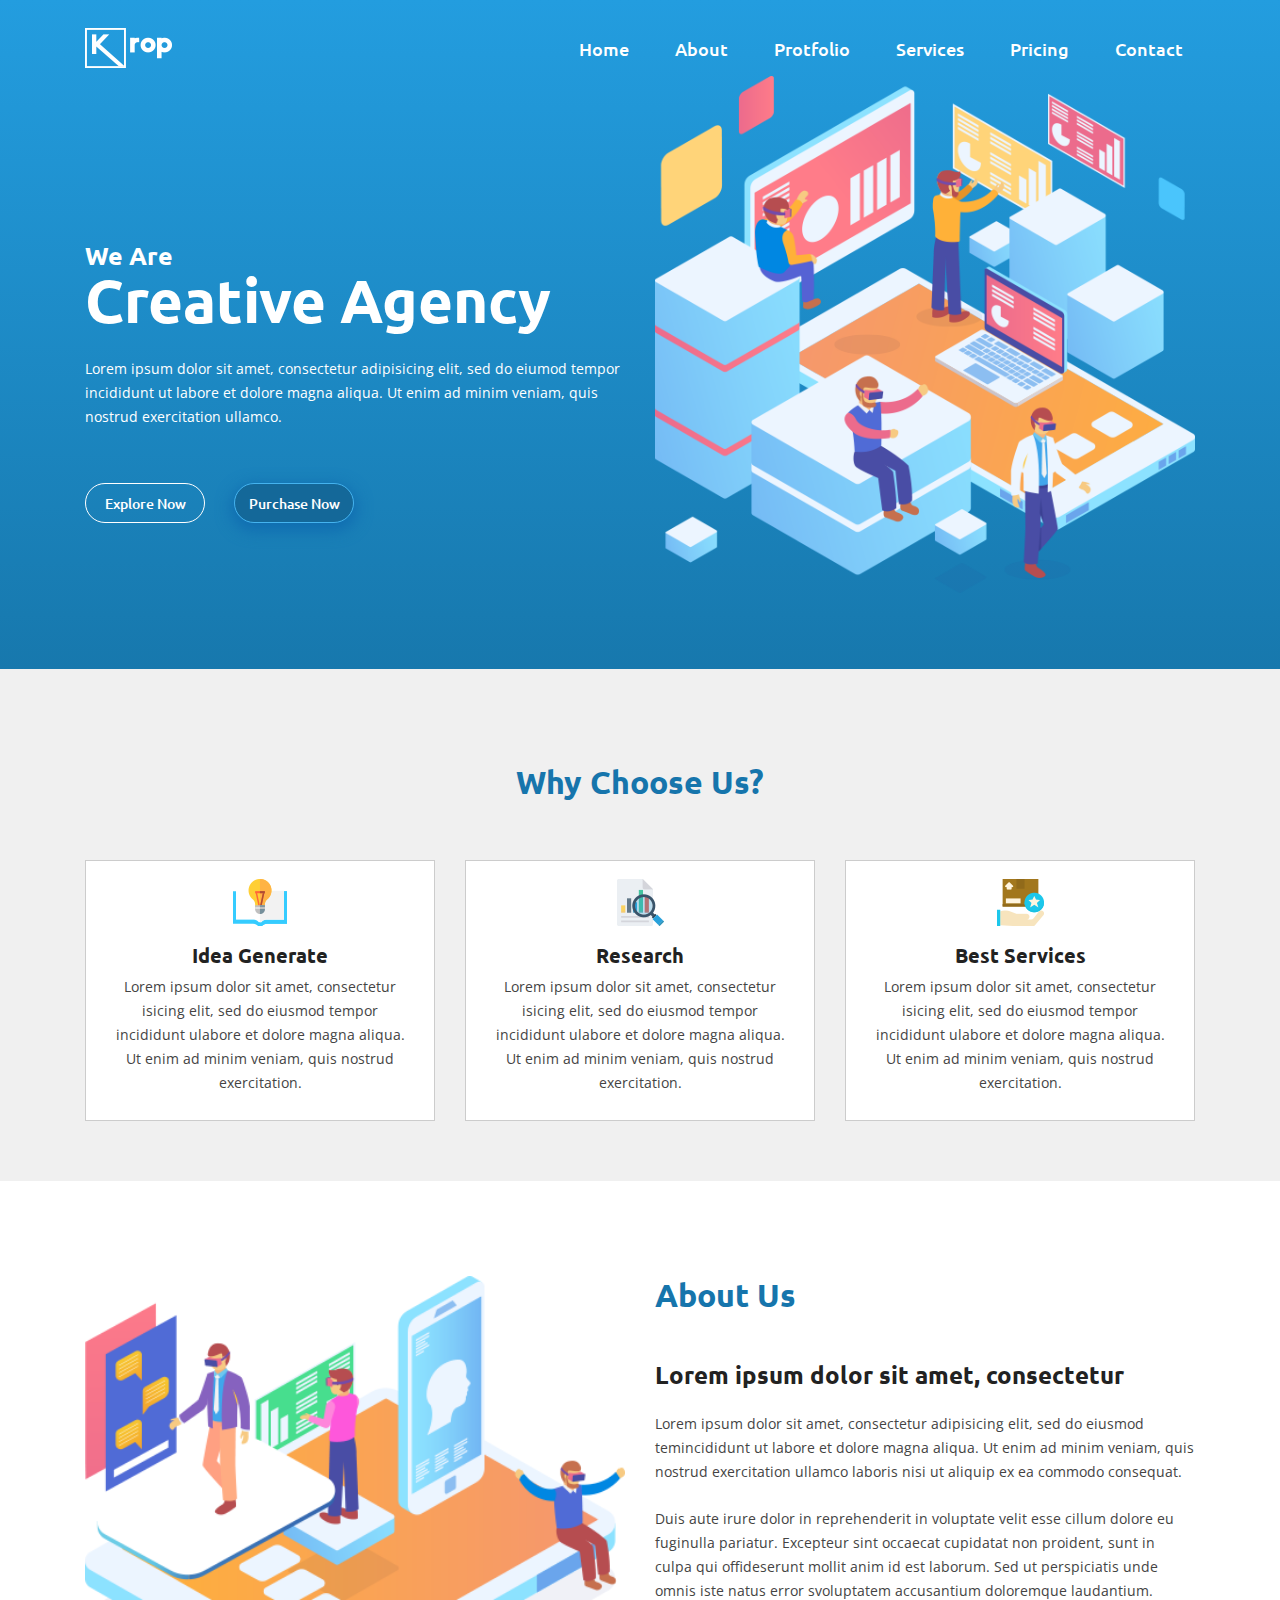
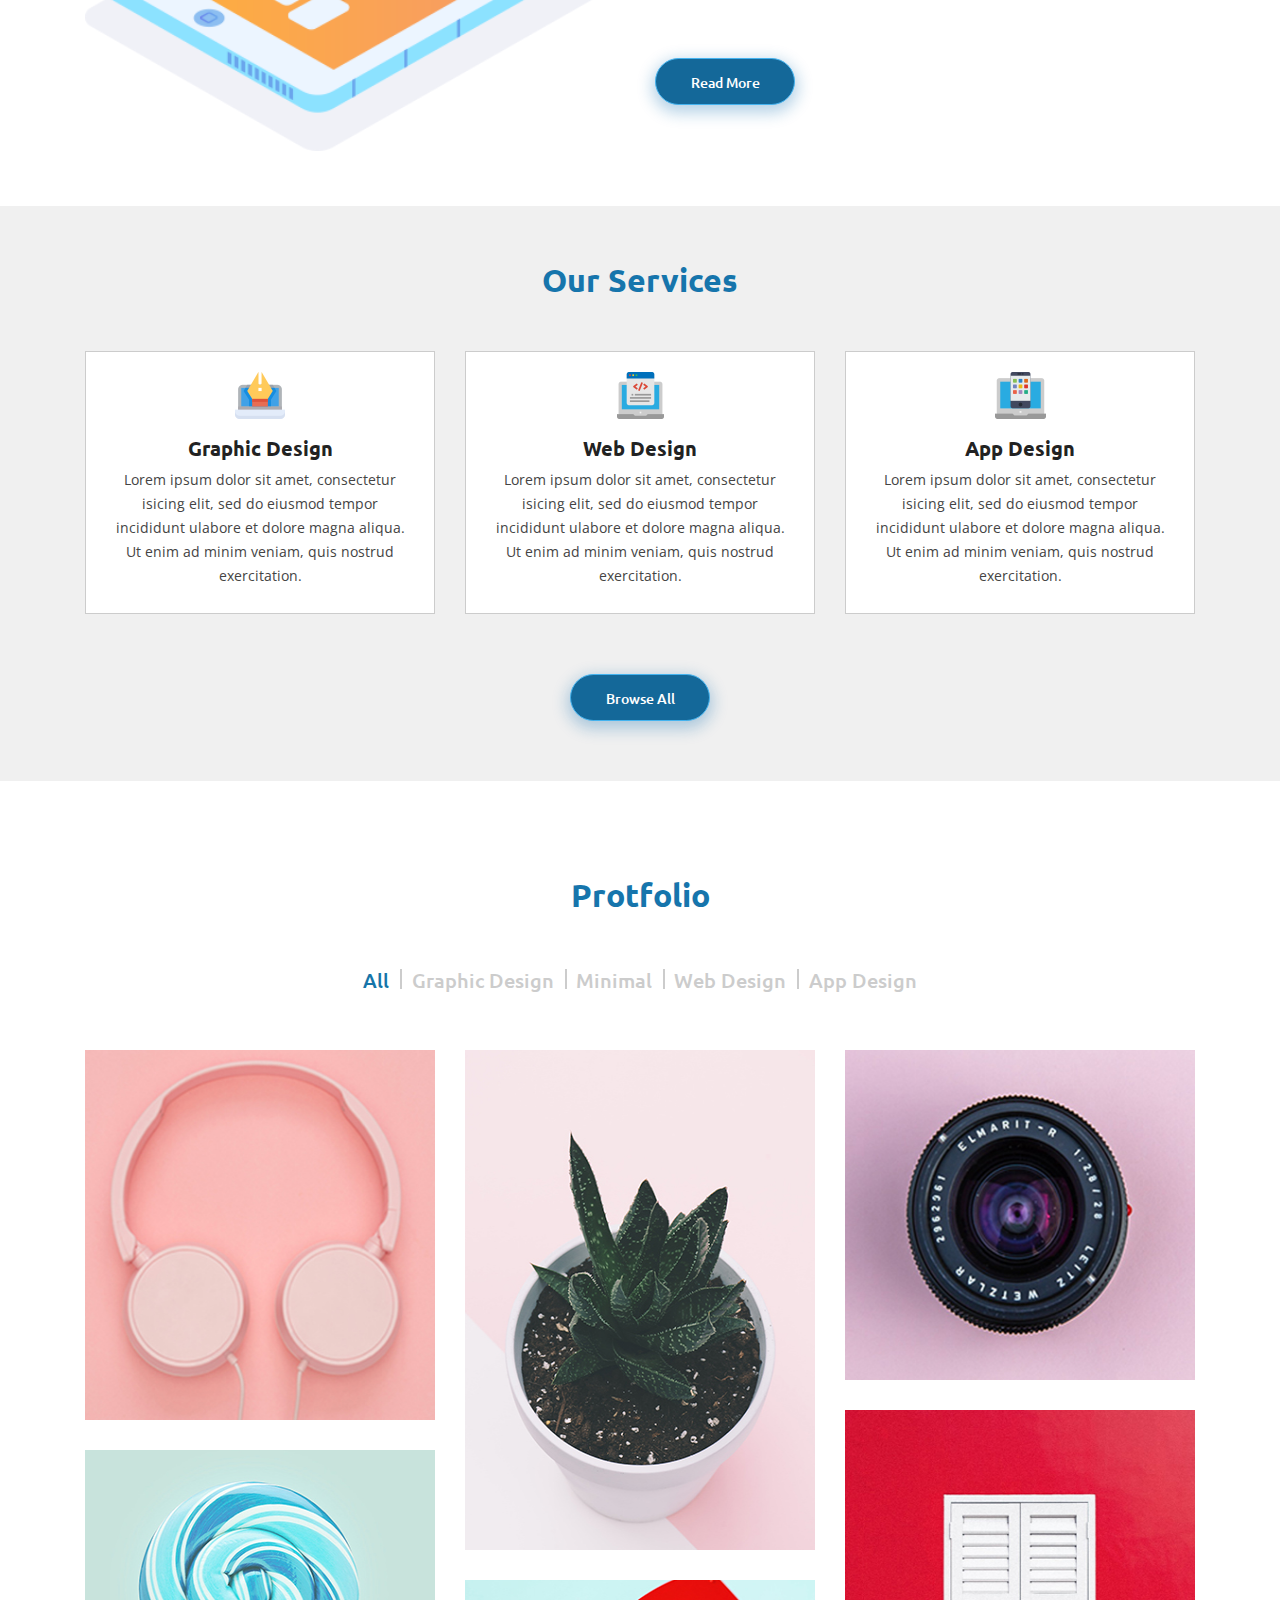
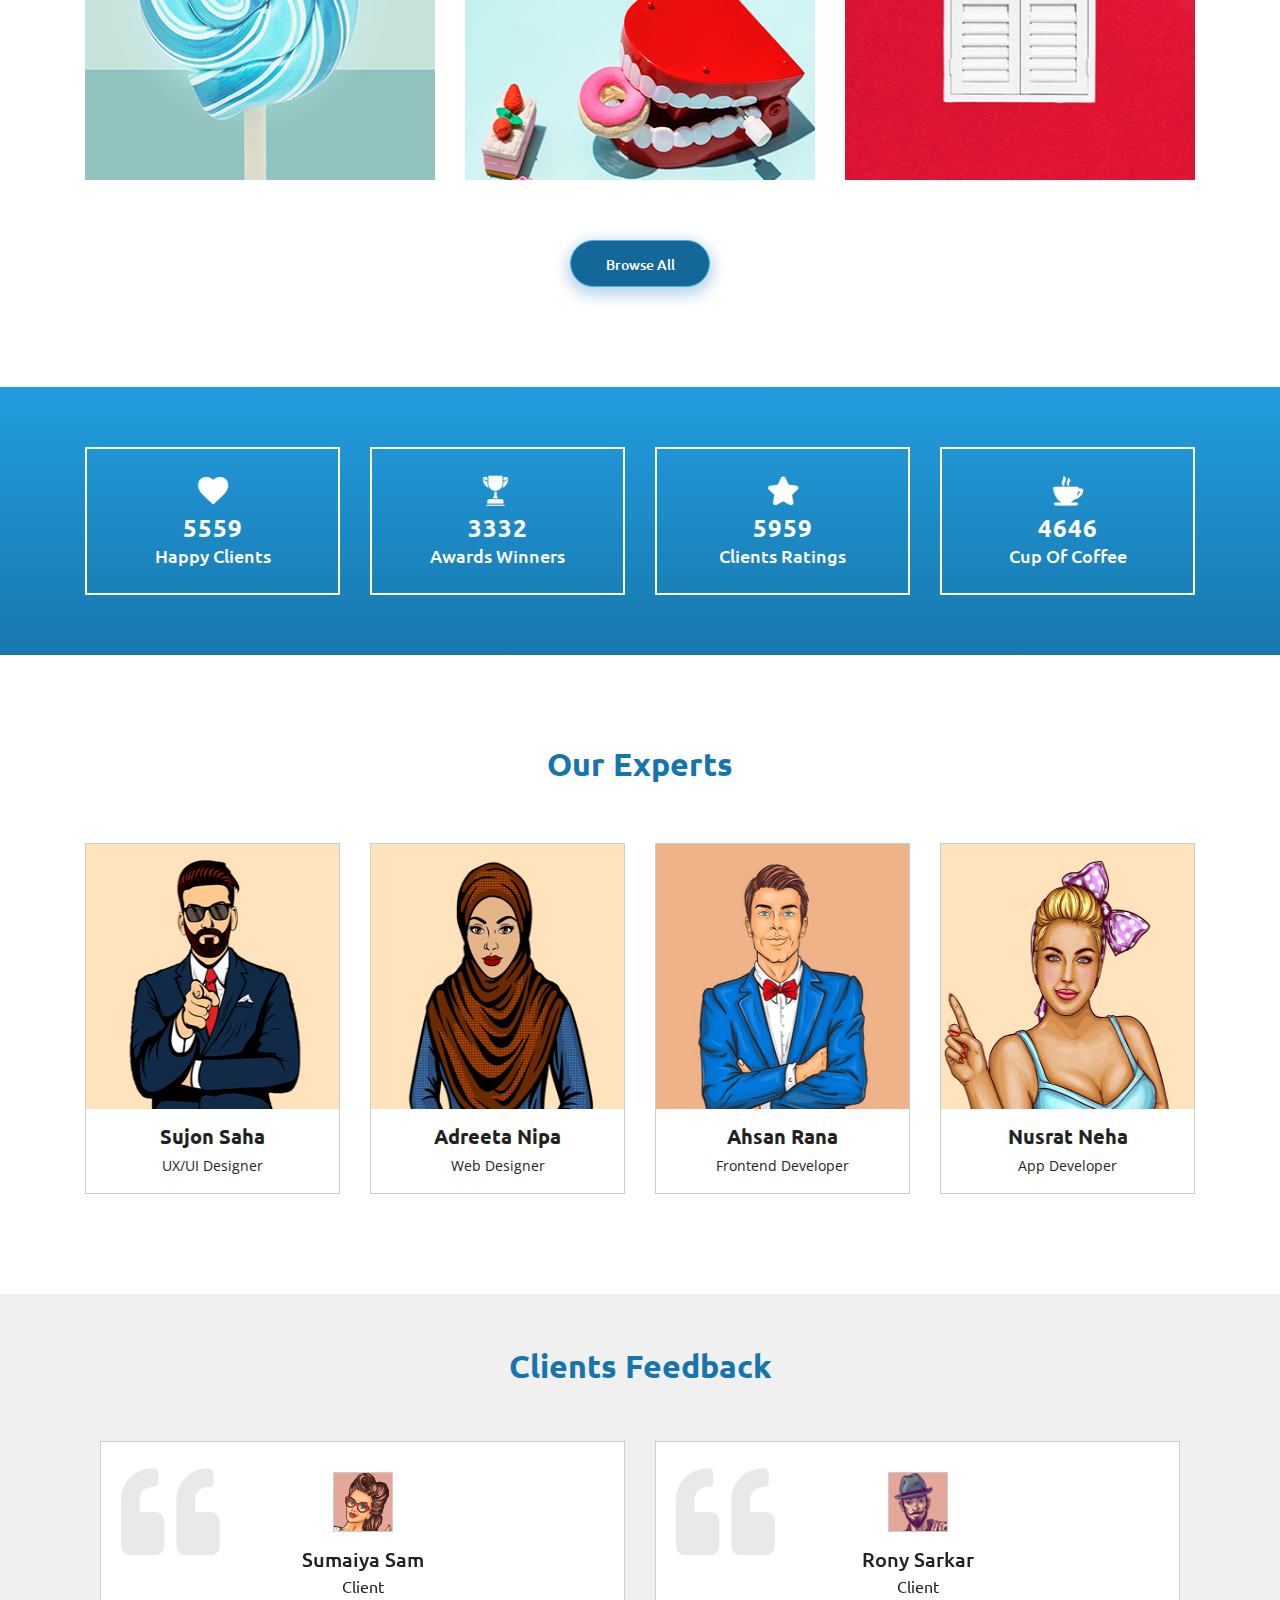
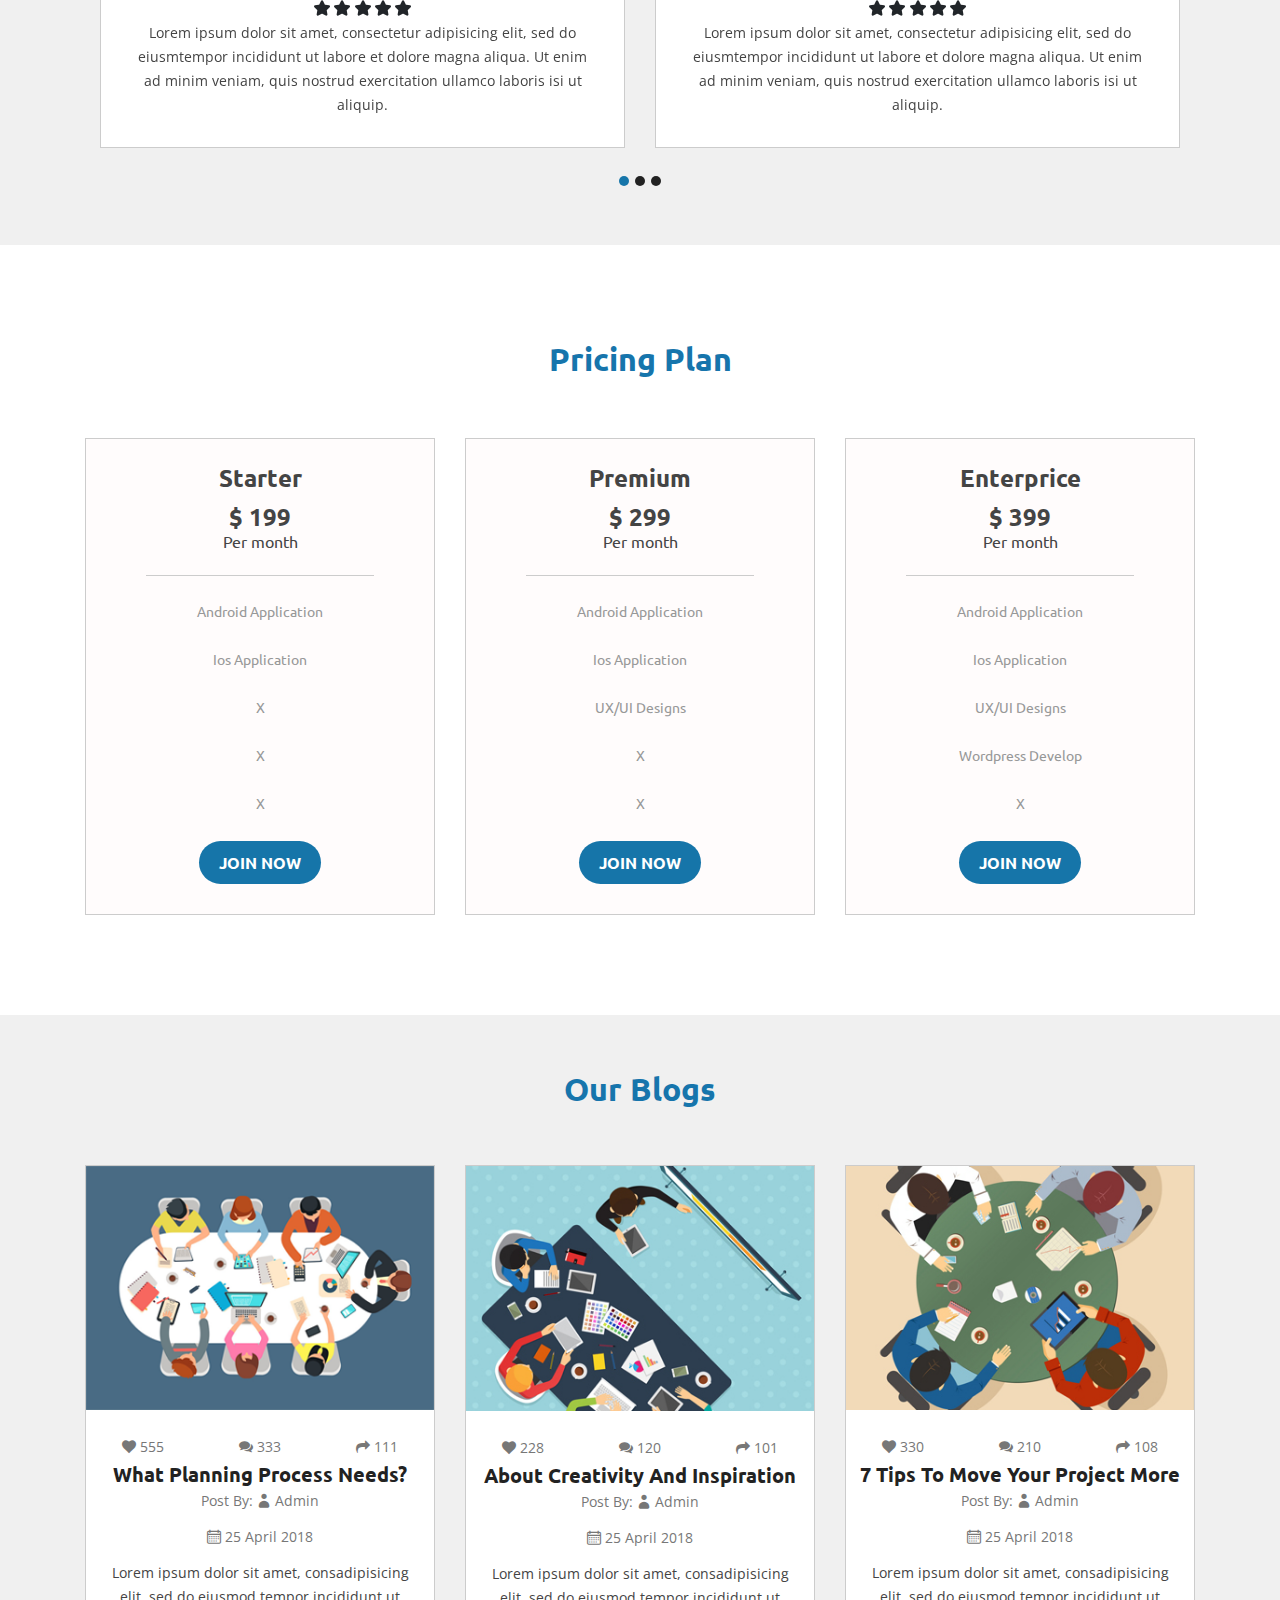
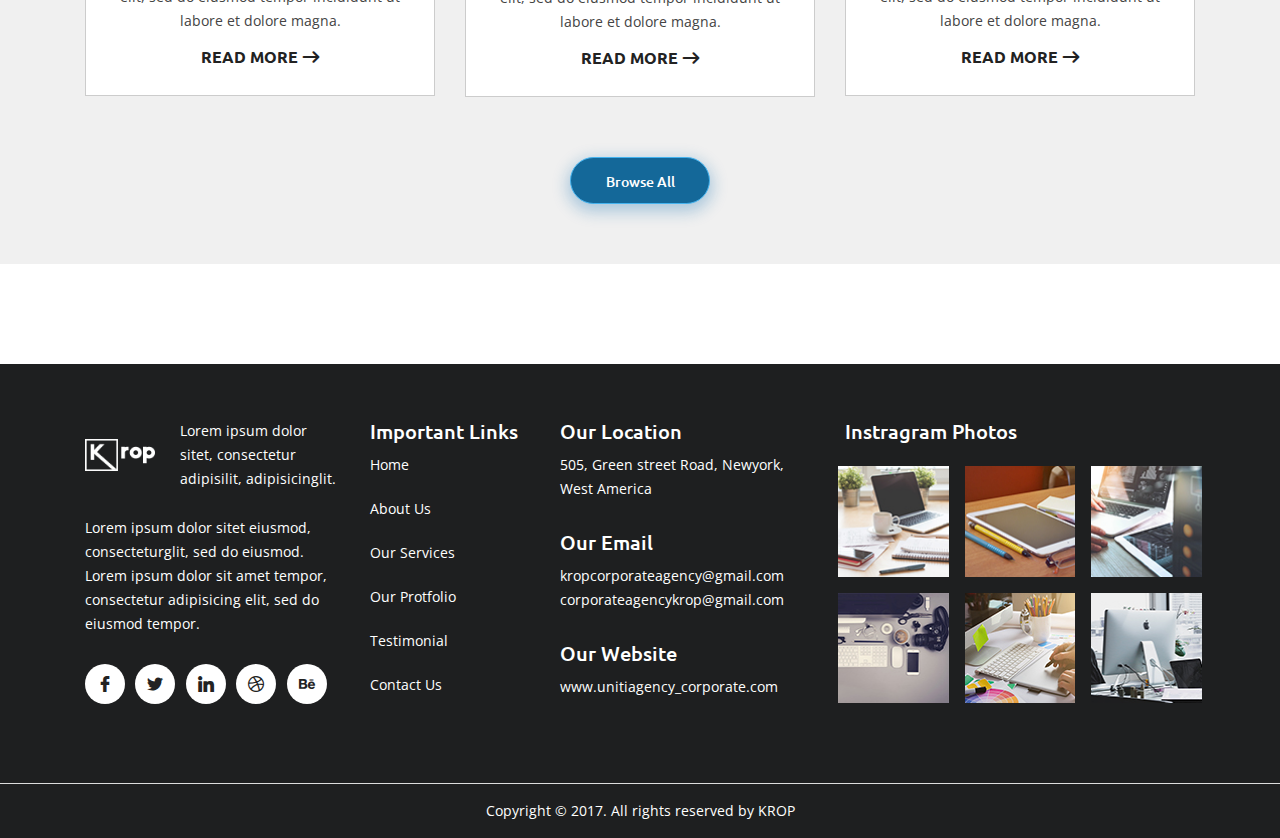
<file: index.html>
<!DOCTYPE html>
<html lang="en">

<head>
    <meta charset="UTF-8">
    <meta name="viewport" content="width=device-width, initial-scale=1, shrink-to-fit=no">
    <title>Krop Home</title>
    
    <!--================================================
                   CSS LINK PART START
    ==================================================-->
    <link rel="stylesheet" href="fonts/flaticon.css">
    <link rel="stylesheet" href="css/all.min.css">
    <link rel="stylesheet" href="css/venobox.css">
    <link rel="stylesheet" href="css/slick.css">
    <link rel="stylesheet" href="css/style.css">
    <link rel="stylesheet" href="css/responsive.css">
    <link rel="stylesheet" href="css/bootstrap.min.css">
    <!--================================================
                   CSS LINK PART END
    ==================================================-->
</head>

<body>
  
    <!--================================================
             PRELOADER & BACK BUTTON PART START
    ==================================================-->
      <div class="preloader js-preloader flex-center">
          <div class="dots">
              <div class="dot"></div>
              <div class="dot"></div>
              <div class="dot"></div>
          </div>
      </div>
   
     <div class="back_btn">
        <a href="#"><i class="fas fa-angle-double-up"></i></a>
     </div>
    <!--================================================
             PRELOADER & BACK BUTTON PART START
    ==================================================-->
  

   
    <!--================================================
                      MENU PART START
    ==================================================-->
    <nav class="navbar navbar-expand-lg menu_head">
        <div class="container">
            <a class="navbar-brand" href="#"><img src="images/menu_logo.png" alt="menu_logo"></a>
            <button class="navbar-toggler" type="button" data-toggle="collapse" data-target="#navbarSupportedContent" aria-controls="navbarSupportedContent" aria-expanded="false" aria-label="Toggle navigation">
                <span class="navbar-toggler-icon"></span>
            </button>

            <div class="collapse navbar-collapse" id="navbarSupportedContent">
                <ul class="navbar-nav ml-auto">
                    <li class="nav-item active">
                        <a class="nav-link" href="index.html">Home <span class="sr-only">(current)</span></a>
                    </li>
                    <li class="nav-item">
                        <a class="nav-link" href="#about_part">about</a>
                    </li>
                    <li class="nav-item">
                        <a class="nav-link" href="#prot_part">protfolio</a>
                    </li>
                    <li class="nav-item">
                        <a class="nav-link" href="#service_part">services</a>
                    </li>
                    <li class="nav-item">
                        <a class="nav-link" href="#price_part">pricing</a>
                    </li>
                    <li class="nav-item">
                        <a class="nav-link" href="#footer_part">contact</a>
                    </li>
                </ul>
            </div>
        </div>
    </nav>
    <!--================================================
                       MENU PART END
    ==================================================-->
    
    
    
    <!--================================================
                       BANNER PART START
    ==================================================-->
    <section id="banner_part">
        <div class="container">
            <div class="row">
                <div class="col-lg-6">
                    <div class="banner_text">
                        <h4>We Are</h4>
                        <h1>Creative Agency</h1>
                        <p>Lorem ipsum dolor sit amet, consectetur adipisicing elit, sed do eiumod tempor incididunt ut labore et dolore magna aliqua. Ut enim ad minim veniam, quis nostrud exercitation ullamco.</p>
                        <a href="#">explore now</a>
                        <a class="banner_btn" href="#">purchase now</a>
                    </div>
                </div>
                <div class="col-lg-6">
                    <div class="banner_img">
                        <img src="images/banner.png" alt="banner">
                    </div>
                </div>
            </div>
        </div>
    </section>
    <!--================================================
                        BANNER PART END
    ==================================================-->
    
    
    
    <!--================================================
                     CHOOSE PART START
    ==================================================-->
    <section id="choose_part">
        <div class="container">
           <div class="row">
               <div class="col-lg-12">
                   <div class="choose_heading">
                       <h3>why choose us?</h3>
                   </div>
               </div>
           </div>
            <div class="row">
                <div class="col-lg-4">
                    <div class="choose">
                        <img src="images/choose_icon1.png" alt="choose_icon1">
                        <h4>idea generate</h4>
                        <p>Lorem ipsum dolor sit amet, consectetur isicing elit, sed do eiusmod tempor incididunt ulabore et dolore magna aliqua. Ut enim ad minim veniam, quis nostrud exercitation.</p>
                    </div>
                </div>
                <div class="col-lg-4">
                    <div class="choose">
                        <img src="images/choose_icon2.png" alt="choose_icon2">
                        <h4>research</h4>
                        <p>Lorem ipsum dolor sit amet, consectetur isicing elit, sed do eiusmod tempor incididunt ulabore et dolore magna aliqua. Ut enim ad minim veniam, quis nostrud exercitation.</p>
                    </div>
                </div>
                <div class="col-lg-4">
                    <div class="choose">
                        <img src="images/choose_icon3.png" alt="choose_icon3">
                        <h4>best services</h4>
                        <p>Lorem ipsum dolor sit amet, consectetur isicing elit, sed do eiusmod tempor incididunt ulabore et dolore magna aliqua. Ut enim ad minim veniam, quis nostrud exercitation.</p>
                    </div>
                </div>
            </div>
        </div>
    </section>
    <!--================================================
                      CHOOSE PART END
    ==================================================-->
    
    
    
    <!--================================================
                     ABOUT PART START
    ==================================================-->
    <section id="about_part">
        <div class="container">
            <div class="row">
                <div class="col-lg-6">
                    <div class="about_img">
                        <img src="images/about.png" alt="about">
                    </div>
                </div>
                <div class="col-lg-6">
                    <div class="about_text">
                        <h3>about us</h3>
                        <h4>Lorem ipsum dolor sit amet, consectetur </h4>
                        <p>Lorem ipsum dolor sit amet, consectetur adipisicing elit, sed do eiusmod temincididunt ut labore et dolore magna aliqua. Ut enim ad minim veniam, quis nostrud exercitation ullamco laboris nisi ut aliquip ex ea commodo consequat. <span>Duis aute irure dolor in reprehenderit in voluptate velit esse cillum dolore eu fuginulla pariatur. Excepteur sint occaecat cupidatat non proident, sunt in culpa qui offideserunt mollit anim id est laborum. Sed ut perspiciatis unde omnis iste natus error svoluptatem accusantium doloremque laudantium.</span></p>
                        <a href="about.html">read more</a>
                    </div>
                </div>
            </div>
        </div>
    </section>
    <!--================================================
                      ABOUT PART END
    ==================================================-->
    
    
    
    <!--================================================
                     SERVICE PART START
    ==================================================-->
    <section id="service_part">
        <div class="container">
           <div class="row">
               <div class="col-lg-12">
                   <div class="service_heading">
                       <h3>our services</h3>
                   </div>
               </div>
           </div>
            <div class="row">
                <div class="col-lg-4">
                    <div class="service">
                        <img src="images/service_icon1.png" alt="service_icon1">
                        <h4>graphic design</h4>
                        <p>Lorem ipsum dolor sit amet, consectetur isicing elit, sed do eiusmod tempor incididunt ulabore et dolore magna aliqua. Ut enim ad minim veniam, quis nostrud exercitation.</p>
                    </div>
                </div>
                <div class="col-lg-4">
                    <div class="service">
                        <img src="images/service_icon2.png" alt="service_icon2">
                        <h4>web design</h4>
                        <p>Lorem ipsum dolor sit amet, consectetur isicing elit, sed do eiusmod tempor incididunt ulabore et dolore magna aliqua. Ut enim ad minim veniam, quis nostrud exercitation.</p>
                    </div>
                </div>
                <div class="col-lg-4">
                    <div class="service">
                        <img src="images/service_icon3.png" alt="service_icon3">
                        <h4>app design</h4>
                        <p>Lorem ipsum dolor sit amet, consectetur isicing elit, sed do eiusmod tempor incididunt ulabore et dolore magna aliqua. Ut enim ad minim veniam, quis nostrud exercitation.</p>
                    </div>
                </div>
            </div>
            <div class="row">
                <div class="col-lg-12">
                    <div class="service_btn">
                        <a href="service.html">browse all</a>
                    </div>
                </div>
            </div>
        </div>
    </section>
    <!--================================================
                      SERVICE PART END
    ==================================================-->
    
    
    
    <!--================================================
                    PROTFOLIO PART START
    ==================================================-->
    <section id="prot_part">
        <div class="container">
            <div class="row">
                <div class="col-lg-12">
                    <div class="prot_heading">
                        <h3>protfolio</h3>
                    </div>
                </div>
            </div>
            <div class="row">
                <div class="col-lg-12">
                    <div class="prot_btn">
                        <button type="button" class="active" data-filter="all">all</button>
                        <button type="button" data-filter=".graphic">graphic design</button>
                        <button type="button" data-filter=".minimal">minimal</button>
                        <button type="button" data-filter=".web">web design</button>
                        <button type="button" data-filter=".app">app design</button>
                    </div>
                </div>
            </div>
            <div class="row miron">
                <div class="col-lg-4 mix minimal app">
                    <div class="prot_md">
                        <img src="images/prot1.jpg" alt="prot1">
                        <div class="prot_overlay">
                           <a class="venobox" data-gall="gallery01" href="images/prot1.jpg"><i class="fas fa-arrows-alt"></i></a>
                        </div>
                    </div>
                    <div class="prot_sm prot_ghape">
                        <img src="images/prot2.jpg" alt="prot2">
                        <div class="prot_overlay">
                            <a class="venobox" data-gall="gallery01" href="images/prot2.jpg"><i class="fas fa-arrows-alt"></i></a>
                        </div>
                    </div>
                </div>
                <div class="col-lg-4 mix web app">
                    <div class="prot_lg">
                        <img src="images/prot3.jpg" alt="prot3">
                        <div class="prot_overlay">
                            <a class="venobox" data-gall="gallery01" href="images/prot3.jpg"><i class="fas fa-arrows-alt"></i></a>
                        </div>
                    </div>
                    <div class="prot_xsm prot_ghape">
                        <img src="images/prot4.jpg" alt="prot4">
                        <div class="prot_overlay">
                            <a class="venobox" data-gall="gallery01" href="images/prot4.jpg"><i class="fas fa-arrows-alt"></i></a>
                        </div>
                    </div>
                </div>
                <div class="col-lg-4 mix graphic minimal">
                    <div class="prot_sm">
                        <img src="images/prot5.jpg" alt="prot5">
                        <div class="prot_overlay">
                            <a class="venobox" data-gall="gallery01" href="images/prot5.jpg"><i class="fas fa-arrows-alt"></i></a>
                        </div>
                    </div>
                    <div class="prot_md prot_ghape">
                        <img src="images/prot6.jpg" alt="prot6">
                        <div class="prot_overlay">
                            <a class="venobox" data-gall="gallery01" href="images/prot6.jpg"><i class="fas fa-arrows-alt"></i></a>
                        </div>
                    </div>
                </div>
            </div>
            <div class="row">
                <div class="col-lg-12">
                    <div class="prot_brows">
                        <a href="protfolio.html">browse all</a>
                    </div>
                </div>
            </div>
        </div>
    </section>
    <!--================================================
                    PROTFOLIO PART END
    ==================================================-->
    
    
    
    <!--================================================
                      COUNTER PART START
    ==================================================-->
    <section id="counter_part">
        <div class="container">
            <div class="row">
                <div class="col-lg-3">
                    <div class="counter">
                        <i class="flaticon-favorite-heart-button"></i>
                        <h4 class="count">5559</h4>
                        <h5>happy clients</h5>
                    </div>
                </div>
                <div class="col-lg-3">
                    <div class="counter">
                        <i class="flaticon-trophy"></i>
                        <h4 class="count">3332</h4>
                        <h5>awards winners</h5>
                    </div>
                </div>
                <div class="col-lg-3">
                    <div class="counter">
                        <i class="flaticon-star"></i>
                        <h4 class="count">5959</h4>
                        <h5>clients ratings</h5>
                    </div>
                </div>
                <div class="col-lg-3">
                    <div class="counter">
                        <i class="flaticon-cup-of-drink"></i>
                        <h4 class="count">4646</h4>
                        <h5>cup of coffee</h5>
                    </div>
                </div>
            </div>
        </div>
    </section>
    <!--================================================
                      COUNTER PART END
    ==================================================-->
    
    
    
    <!--================================================
                      EXPERT PART START
    ==================================================-->
    <section id="expert_part">
        <div class="container">
            <div class="row">
                <div class="col-lg-12">
                    <div class="expert_heading">
                        <h3>our experts</h3>
                    </div>
                </div>
            </div>
            <div class="row">
                <div class="col-lg-3">
                    <div class="expert">
                        <div class="expert_img">
                            <img src="images/expert1.jpg" alt="expert1">
                            <div class="expert_overlay">
                                <div class="expert_icon">
                                    <ul>
                                        <li><a href="#"><i class="flaticon-facebook-logo"></i></a></li>
                                        <li><a href="#"><i class="flaticon-twitter"></i></a></li>
                                        <li><a href="#"><i class="flaticon-linkedin"></i></a></li>
                                        <li><a href="#"><i class="flaticon-dribbble-logo"></i></a></li>
                                        <li><a href="#"><i class="flaticon-behance"></i></a></li>
                                    </ul>
                                </div>
                            </div>
                        </div>
                        <h4>sujon saha</h4>
                        <p>UX/UI Designer</p>
                    </div>
                </div>
                <div class="col-lg-3">
                    <div class="expert">
                        <div class="expert_img">
                            <img src="images/expert2.jpg" alt="expert2">
                            <div class="expert_overlay">
                                <div class="expert_icon">
                                    <ul>
                                        <li><a href="#"><i class="flaticon-facebook-logo"></i></a></li>
                                        <li><a href="#"><i class="flaticon-twitter"></i></a></li>
                                        <li><a href="#"><i class="flaticon-linkedin"></i></a></li>
                                        <li><a href="#"><i class="flaticon-dribbble-logo"></i></a></li>
                                        <li><a href="#"><i class="flaticon-behance"></i></a></li>
                                    </ul>
                                </div>
                            </div>
                        </div>
                        <h4>adreeta nipa</h4>
                        <p>web Designer</p>
                    </div>
                </div>
                <div class="col-lg-3">
                    <div class="expert">
                        <div class="expert_img">
                            <img src="images/expert3.jpg" alt="expert3">
                            <div class="expert_overlay">
                                <div class="expert_icon">
                                    <ul>
                                        <li><a href="#"><i class="flaticon-facebook-logo"></i></a></li>
                                        <li><a href="#"><i class="flaticon-twitter"></i></a></li>
                                        <li><a href="#"><i class="flaticon-linkedin"></i></a></li>
                                        <li><a href="#"><i class="flaticon-dribbble-logo"></i></a></li>
                                        <li><a href="#"><i class="flaticon-behance"></i></a></li>
                                    </ul>
                                </div>
                            </div>
                        </div>
                        <h4>ahsan rana</h4>
                        <p>frontend developer</p>
                    </div>
                </div>
                <div class="col-lg-3">
                    <div class="expert">
                        <div class="expert_img">
                            <img src="images/expert4.jpg" alt="expert4">
                            <div class="expert_overlay">
                                <div class="expert_icon">
                                    <ul>
                                        <li><a href="#"><i class="flaticon-facebook-logo"></i></a></li>
                                        <li><a href="#"><i class="flaticon-twitter"></i></a></li>
                                        <li><a href="#"><i class="flaticon-linkedin"></i></a></li>
                                        <li><a href="#"><i class="flaticon-dribbble-logo"></i></a></li>
                                        <li><a href="#"><i class="flaticon-behance"></i></a></li>
                                    </ul>
                                </div>
                            </div>
                        </div>
                        <h4>nusrat neha</h4>
                        <p>app developer</p>
                    </div>
                </div>
            </div>
        </div>
    </section>
    <!--================================================
                      EXPERT PART END
    ==================================================-->
    
    
    
    <!--================================================
                     FEEDBACK PART START
    ==================================================-->
    <section id="feedback_part">
        <div class="container">
           <div class="row">
               <div class="col-lg-12">
                   <div class="feedback_heading">
                       <h3>clients feedback</h3>
                   </div>
               </div>
           </div>
            <div class="feedback_slider">
                <div class="feedback">
                    <div class="qoute">
                        <i class="fas fa-quote-left"></i>
                    </div>
                    <img src="images/testi1.jpg" alt="testi1">
                    <h4>sumaiya sam</h4>
                    <h5>client</h5>
                    <div class="star_rating">
                        <i class="flaticon-star"></i>
                        <i class="flaticon-star"></i>
                        <i class="flaticon-star"></i>
                        <i class="flaticon-star"></i>
                        <i class="flaticon-star"></i>
                    </div>
                    <p>Lorem ipsum dolor sit amet, consectetur adipisicing elit, sed do eiusmtempor incididunt ut labore et dolore magna aliqua. Ut enim ad minim veniam, quis nostrud exercitation ullamco laboris isi ut aliquip.</p>
                </div>
                <div class="feedback">
                    <div class="qoute">
                        <i class="fas fa-quote-left"></i>
                    </div>
                    <img src="images/testi2.jpg" alt="testi2">
                    <h4>rony sarkar</h4>
                    <h5>client</h5>
                    <div class="star_rating">
                        <i class="flaticon-star"></i>
                        <i class="flaticon-star"></i>
                        <i class="flaticon-star"></i>
                        <i class="flaticon-star"></i>
                        <i class="flaticon-star"></i>
                    </div>
                    <p>Lorem ipsum dolor sit amet, consectetur adipisicing elit, sed do eiusmtempor incididunt ut labore et dolore magna aliqua. Ut enim ad minim veniam, quis nostrud exercitation ullamco laboris isi ut aliquip.</p>
                </div>
                <div class="feedback">
                    <div class="qoute">
                        <i class="fas fa-quote-left"></i>
                    </div>
                    <img src="images/testi1.jpg" alt="testi1">
                    <h4>sumaiya sam</h4>
                    <h5>client</h5>
                    <div class="star_rating">
                        <i class="flaticon-star"></i>
                        <i class="flaticon-star"></i>
                        <i class="flaticon-star"></i>
                        <i class="flaticon-star"></i>
                        <i class="flaticon-star"></i>
                    </div>
                    <p>Lorem ipsum dolor sit amet, consectetur adipisicing elit, sed do eiusmtempor incididunt ut labore et dolore magna aliqua. Ut enim ad minim veniam, quis nostrud exercitation ullamco laboris isi ut aliquip.</p>
                </div>
            </div>
        </div>
    </section>
    <!--================================================
                     FEEDBACK PART END
    ==================================================-->
    
    
    
    <!--================================================
                     PRICING PART START
    ==================================================-->
    <section id="price_part">
        <div class="container">
           <div class="row">
               <div class="col-lg-12">
                   <div class="price_heading">
                       <h3>pricing plan</h3>
                   </div>
               </div>
           </div>
            <div class="row">
                <div class="col-lg-4">
                    <div class="price">
                        <h4>starter</h4>
                        <h5>$ 199</h5>
                        <h6>Per month</h6>
                        <ul>
                            <li>android application</li>
                            <li>ios application</li>
                            <li>X</li>
                            <li>X</li>
                            <li>X</li>
                        </ul>
                        <a href="#">join now</a>
                    </div>
                </div>
                <div class="col-lg-4">
                    <div class="price">
                        <h4>premium</h4>
                        <h5>$ 299</h5>
                        <h6>Per month</h6>
                        <ul>
                            <li>android application</li>
                            <li>ios application</li>
                            <li>UX/UI Designs</li>
                            <li>X</li>
                            <li>X</li>
                        </ul>
                        <a href="#">join now</a>
                    </div>
                </div>
                <div class="col-lg-4">
                    <div class="price">
                        <h4>enterprice</h4>
                        <h5>$ 399</h5>
                        <h6>Per month</h6>
                        <ul>
                            <li>android application</li>
                            <li>ios application</li>
                            <li>UX/UI Designs</li>
                            <li>wordpress develop</li>
                            <li>X</li>
                        </ul>
                        <a href="#">join now</a>
                    </div>
                </div>
            </div>
        </div>
    </section>
    <!--================================================
                     PRICING PART END
    ==================================================-->
    
    
    
    <!--================================================
                     BLOG PART START
    ==================================================-->
    <section id="blog_part">
        <div class="container">
           <div class="row">
               <div class="col-lg-12">
                   <div class="blog_heading">
                       <h3>our blogs</h3>
                   </div>
               </div>
           </div>
            <div class="row">
                <div class="col-lg-4">
                    <div class="blog">
                        <img src="images/blog1.png" alt="blog1">
                        <ul>
                            <li>
                                <i class="flaticon-favorite-heart-button"></i>
                                <p>555</p>
                            </li>
                            <li>
                                <i class="flaticon-speech-bubbles-comment-option"></i>
                                <p>333</p>
                            </li>
                            <li>
                                <i class="flaticon-share-option"></i>
                                <p>111</p>
                            </li>
                        </ul>
                        <h4>what planning process needs?</h4>
                        <div class="blog_admin">
                            <p>post by:</p>
                            <i class="flaticon-user"></i>
                            <p>admin</p>
                        </div>
                        <div class="blog_date">
                            <i class="flaticon-calendar"></i>
                            <p>25 april 2018</p>
                        </div>
                        <div class="blog_text">
                            <p>Lorem ipsum dolor sit amet, consadipisicing elit, sed do eiusmod tempor incididunt ut labore et dolore magna.</p>
                        </div>
                        <div class="blog_btn">
                            <p>read more</p>
                            <i class="flaticon-arrow-pointing-to-right"></i>
                        </div>
                    </div>
                </div>
                <div class="col-lg-4">
                    <div class="blog">
                        <img src="images/blog2.jpg" alt="blog2">
                        <ul>
                            <li>
                                <i class="flaticon-favorite-heart-button"></i>
                                <p>228</p>
                            </li>
                            <li>
                                <i class="flaticon-speech-bubbles-comment-option"></i>
                                <p>120</p>
                            </li>
                            <li>
                                <i class="flaticon-share-option"></i>
                                <p>101</p>
                            </li>
                        </ul>
                        <h4>about creativity and inspiration</h4>
                        <div class="blog_admin">
                            <p>post by:</p>
                            <i class="flaticon-user"></i>
                            <p>admin</p>
                        </div>
                        <div class="blog_date">
                            <i class="flaticon-calendar"></i>
                            <p>25 april 2018</p>
                        </div>
                        <div class="blog_text">
                            <p>Lorem ipsum dolor sit amet, consadipisicing elit, sed do eiusmod tempor incididunt ut labore et dolore magna.</p>
                        </div>
                        <div class="blog_btn">
                            <p>read more</p>
                            <i class="flaticon-arrow-pointing-to-right"></i>
                        </div>
                    </div>
                </div>
                <div class="col-lg-4">
                    <div class="blog">
                        <img src="images/blog3.jpg" alt="blog3">
                        <ul>
                            <li>
                                <i class="flaticon-favorite-heart-button"></i>
                                <p>330</p>
                            </li>
                            <li>
                                <i class="flaticon-speech-bubbles-comment-option"></i>
                                <p>210</p>
                            </li>
                            <li>
                                <i class="flaticon-share-option"></i>
                                <p>108</p>
                            </li>
                        </ul>
                        <h4>7 tips to move your project more</h4>
                        <div class="blog_admin">
                            <p>post by:</p>
                            <i class="flaticon-user"></i>
                            <p>admin</p>
                        </div>
                        <div class="blog_date">
                            <i class="flaticon-calendar"></i>
                            <p>25 april 2018</p>
                        </div>
                        <div class="blog_text">
                            <p>Lorem ipsum dolor sit amet, consadipisicing elit, sed do eiusmod tempor incididunt ut labore et dolore magna.</p>
                        </div>
                        <div class="blog_btn">
                            <p>read more</p>
                            <i class="flaticon-arrow-pointing-to-right"></i>
                        </div>
                    </div>
                </div>
            </div>
            <div class="row">
                <div class="col-lg-12">
                    <div class="blog_brows">
                        <a href="blog1.html">browse all</a>
                    </div>
                </div>
            </div>
        </div>
    </section>
    <div class="footer_white"></div>
    <!--================================================
                     BLOG PART END
    ==================================================-->
    
    
    
    
    <!--================================================
                     FOOTER PART START
    ==================================================-->
    <section id="footer_part">
        <div class="container">
            <div class="row">
                <div class="col-lg-3">
                    <div class="footer_krop">
                       <div class="row">
                           <div class="col-lg-4">
                               <div class="footer_logo">
                                   <a href="#"><img src="images/menu_logo.png" alt="menu_logo"></a>
                               </div>
                           </div>
                           <div class="col-lg-8">
                               <div class="logo_text">
                                   <p>Lorem ipsum dolor sitet, consectetur adipisilit, adipisicinglit.</p>
                               </div>
                           </div>
                       </div>
                        <div class="footer_text">
                            <p>Lorem ipsum dolor sitet eiusmod, consecteturglit, sed do eiusmod. Lorem ipsum dolor sit amet tempor, consectetur adipisicing elit, sed do eiusmod tempor.</p>
                        </div>
                        <div class="footer_icon">
                            <ul>
                                <li><a href="#"><i class="flaticon-facebook-logo"></i></a></li>
                                <li><a href="#"><i class="flaticon-twitter"></i></a></li>
                                <li><a href="#"><i class="flaticon-linkedin"></i></a></li>
                                <li><a href="#"><i class="flaticon-dribbble-logo"></i></a></li>
                                <li><a href="#"><i class="flaticon-behance"></i></a></li>
                            </ul>
                        </div>
                    </div>
                </div>
                <div class="col-lg-2">
                    <div class="footer_link">
                        <h4>important links</h4>
                        <ul>
                            <li><a href="#">home</a></li>
                            <li><a href="#">about us</a></li>
                            <li><a href="#">our services</a></li>
                            <li><a href="#">our protfolio</a></li>
                            <li><a href="#">testimonial</a></li>
                            <li><a href="#">contact us</a></li>
                        </ul>
                    </div>
                </div>
                <div class="col-lg-3">
                    <div class="footer_location">
                        <h4>our location</h4>
                        <p>505, Green street Road, Newyork, <span>West America</span></p>
                    </div>
                    <div class="footer_location">
                        <h4>our email</h4>
                        <p>kropcorporateagency@gmail.com <span>corporateagencykrop@gmail.com</span></p>
                    </div>
                    <div class="footer_location">
                        <h4>our website</h4>
                        <p>www.unitiagency_corporate.com</p>
                    </div>
                </div>
                <div class="col-lg-4">
                    <div class="footer_image">
                        <div class="row">
                            <div class="col-lg-12">
                                <h4>instragram photos</h4>
                            </div>
                        </div>
                        <div class="row">
                            <div class="col-lg-4 p-2">
                                <img src="images/footer1.jpg" alt="footer1">
                            </div>
                            <div class="col-lg-4 p-2">
                                <img src="images/footer2.jpg" alt="footer2">
                            </div>
                            <div class="col-lg-4 p-2">
                                <img src="images/footer3.jpg" alt="footer3">
                            </div>
                        </div>
                        <div class="row pt-1.5">
                            <div class="col-lg-4 p-2">
                                <img src="images/footer4.jpg" alt="footer4">
                            </div>
                            <div class="col-lg-4 p-2">
                                <img src="images/footer5.jpg" alt="footer5">
                            </div>
                            <div class="col-lg-4 p-2">
                                <img src="images/footer6.jpg" alt="footer6">
                            </div>
                        </div>
                    </div>
                </div>
            </div>
        </div>
    </section>
    <!--================================================
                     FOOTER PART END
    ==================================================-->
    
    
    
    <!--================================================
                     FOOTER END PART START
    ==================================================-->
    <section id="end_part">
        <div class="container">
            <div class="end">
                <p>Copyright &copy; 2017. All rights reserved by KROP</p>
            </div>
        </div>
    </section>
    <!--================================================
                     FOOTER END PART END
    ==================================================-->
    
    
    
    <!--================================================
                JAVA SCRIPT LINK PART START
    ==================================================-->
    <script src="js/jquery-1.12.4.min.js"></script>
    <script src="js/popper.min.js"></script>
    <script src="js/bootstrap.min.js"></script>
    <script src="js/waypoints.min.js"></script>
    <script src="js/jquery.counterup.min.js"></script>
    <script src="js/venobox.min.js"></script>
    <script src="js/venobox.js"></script>
    <script src="js/mixitup.min.js"></script>
    <script src="js/slick.min.js"></script>
    <script src="js/script.js"></script>
    <!--================================================
                JAVA SCRIPT LINK PART END
    ==================================================-->
    
</body>

</html>
</file>
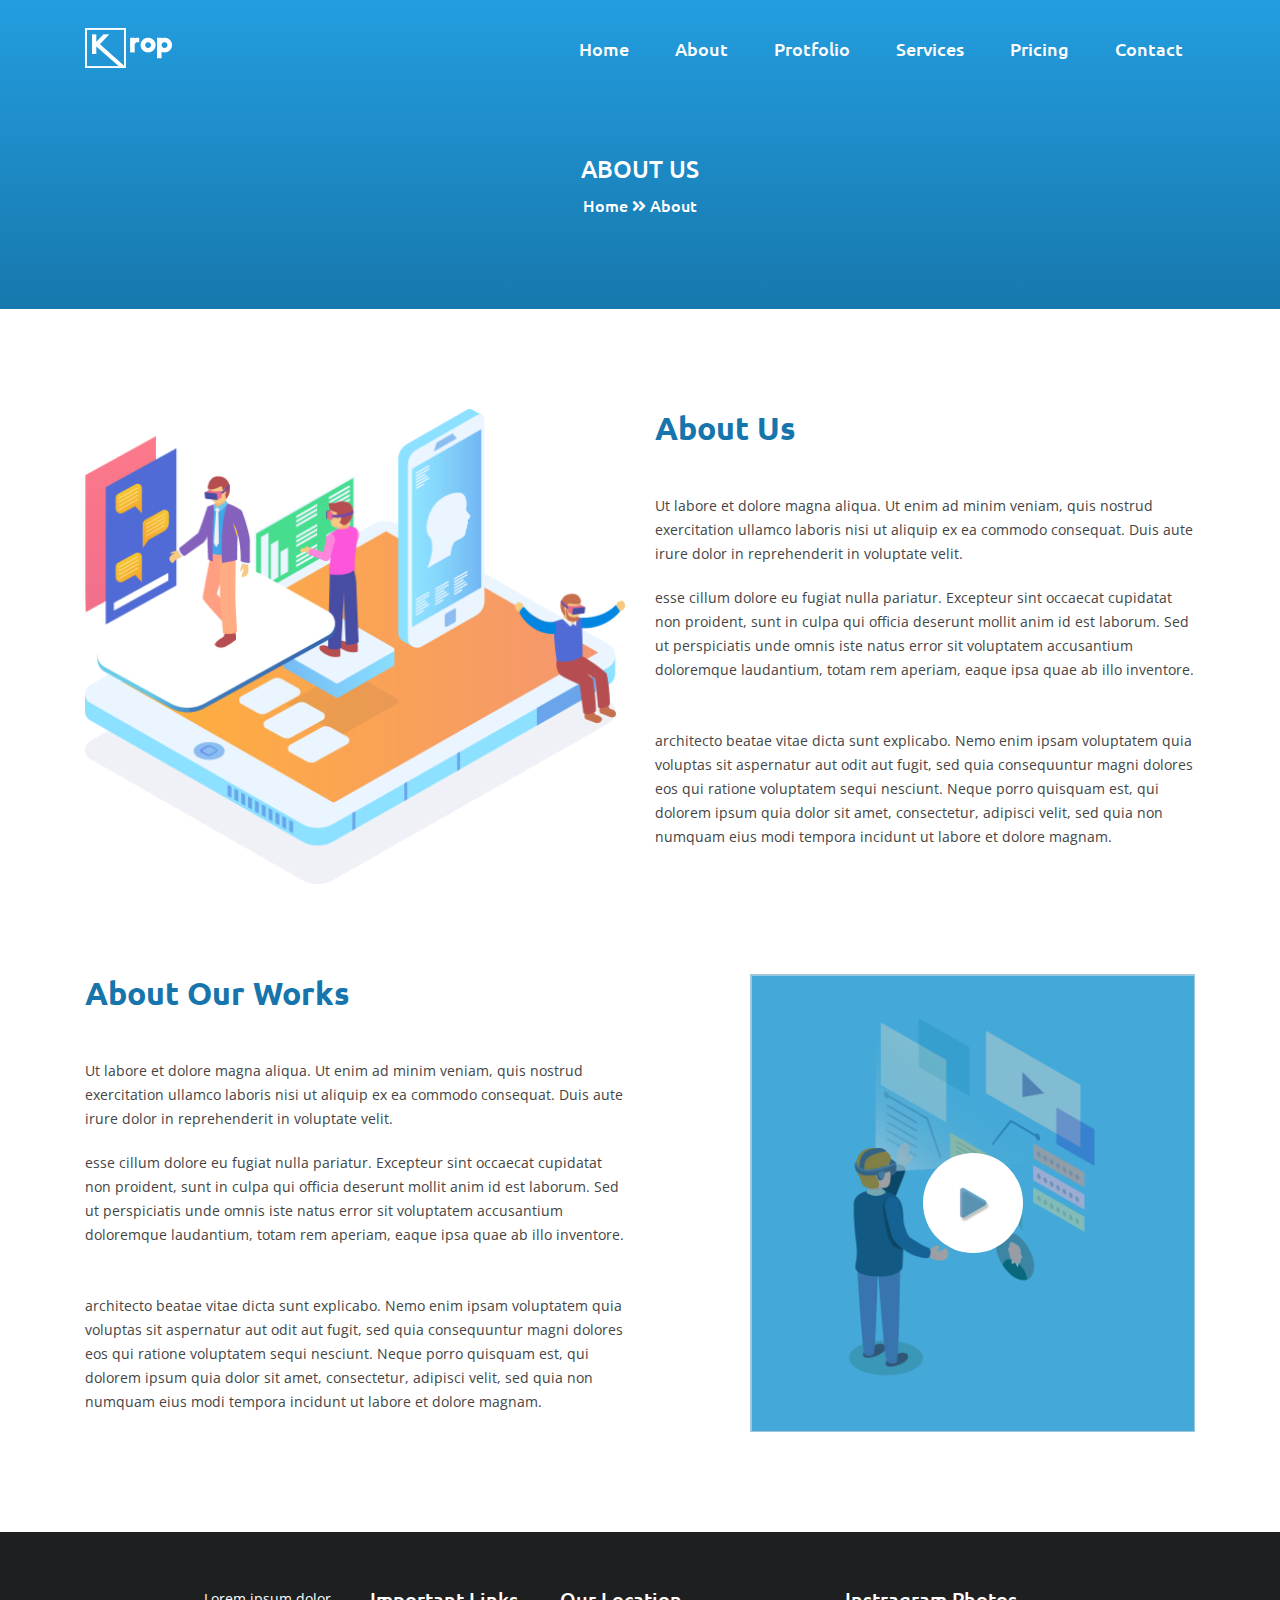
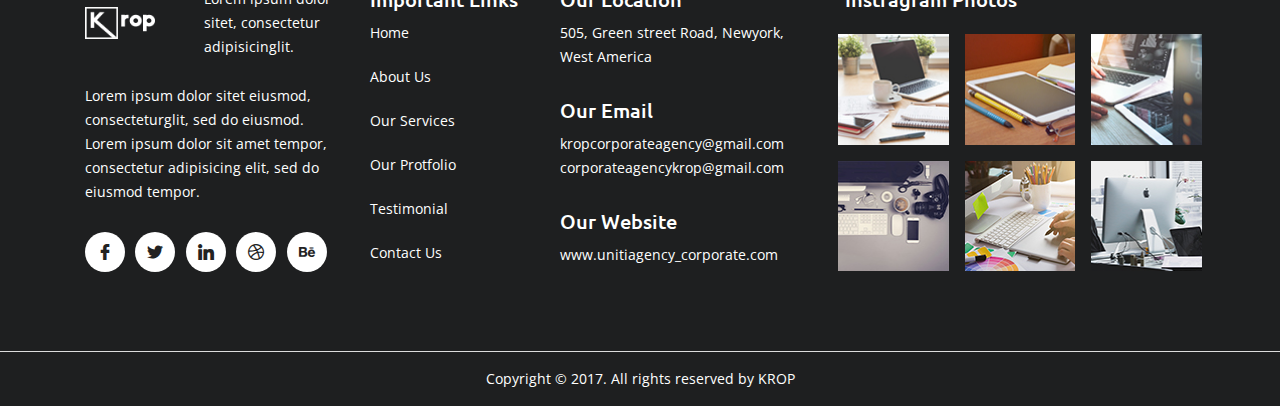
<file: about.html>
<!DOCTYPE html>
<html lang="en">

<head>
    <meta charset="UTF-8">
    <meta name="viewport" content="width=device-width, initial-scale=1, shrink-to-fit=no">
    <title>About Krop</title>
    
    <!--================================================
                   CSS LINK PART START
    ==================================================-->
    <link rel="stylesheet" href="fonts/flaticon.css">
    <link rel="stylesheet" href="css/all.min.css">
    <link rel="stylesheet" href="css/venobox.css">
    <link rel="stylesheet" href="css/slick.css">
    <link rel="stylesheet" href="css/style.css">
    <link rel="stylesheet" href="css/responsive.css">
    <link rel="stylesheet" href="css/bootstrap.min.css">
    <!--================================================
                   CSS LINK PART END
    ==================================================-->
</head>

<body>


    <!--================================================
             PRELOADER & BACK BUTTON PART START
    ==================================================-->
<!--
      <div class="preloader js-preloader flex-center">
          <div class="dots">
              <div class="dot"></div>
              <div class="dot"></div>
              <div class="dot"></div>
          </div>
      </div>
-->
   
     <div class="back_btn">
        <a href="#"><i class="fas fa-angle-double-up"></i></a>
     </div>
    <!--================================================
             PRELOADER & BACK BUTTON PART START
    ==================================================-->
  

   
    <!--================================================
                      MENU PART START
    ==================================================-->
    <nav class="navbar navbar-expand-lg menu_head">
        <div class="container">
            <a class="navbar-brand" href="#"><img src="images/menu_logo.png" alt="menu_logo"></a>
            <button class="navbar-toggler" type="button" data-toggle="collapse" data-target="#navbarSupportedContent" aria-controls="navbarSupportedContent" aria-expanded="false" aria-label="Toggle navigation">
                <span class="navbar-toggler-icon"></span>
            </button>

            <div class="collapse navbar-collapse" id="navbarSupportedContent">
                <ul class="navbar-nav ml-auto">
                    <li class="nav-item active">
                        <a class="nav-link" href="index.html">Home <span class="sr-only">(current)</span></a>
                    </li>
                    <li class="nav-item">
                        <a class="nav-link" href="#inner_about">about</a>
                    </li>
                    <li class="nav-item">
                        <a class="nav-link" href="protfolio.html">protfolio</a>
                    </li>
                    <li class="nav-item">
                        <a class="nav-link" href="service.html">services</a>
                    </li>
                    <li class="nav-item">
                        <a class="nav-link" href="#">pricing</a>
                    </li>
                    <li class="nav-item">
                        <a class="nav-link" href="#">contact</a>
                    </li>
                </ul>
            </div>
        </div>
    </nav>
    <!--================================================
                       MENU PART END
    ==================================================-->
    
    
    
    <!--================================================
                 INNER ABOUT BANNER PART START
    ==================================================-->
    <section id="inner_banner">
        <div class="container">
            <div class="row">
                <div class="inner_b_text">
                    <h2>about us</h2>
                    <div class="inner_b_link">
                        <span><a href="index.html">home</a></span>
                        <span><i class="fas fa-angle-double-right"></i></span>
                        <span><a href="about.html">about</a></span>
                    </div>
                </div>
            </div>
        </div>
    </section>
    <!--================================================
                INNER ABOUT BANNER PART END
    ==================================================-->
    

   
    <!--================================================
                    INNER ABOUT PART START
    ==================================================-->
    <section id="inner_about">
        <div class="container">
            <div class="row in_ab_main">
                <div class="col-lg-6">
                    <div class="inner_a_img">
                        <img src="images/about_inner.png" alt="about_inner">
                    </div>
                </div>
                <div class="col-lg-6">
                    <div class="inner_a_text">
                        <h3>about us</h3>
                        <span class="in_ab_ghape1">Ut labore et dolore magna aliqua. Ut enim ad minim veniam, quis nostrud exercitation ullamco laboris nisi ut aliquip ex ea commodo consequat. Duis aute irure dolor in reprehenderit in voluptate velit.</span>
                        
                        <span class="in_ab_ghape2"> esse cillum dolore eu fugiat nulla pariatur. Excepteur sint occaecat cupidatat non proident, sunt in culpa qui officia deserunt mollit anim id est laborum. Sed ut perspiciatis unde omnis iste natus error sit voluptatem accusantium doloremque laudantium, totam rem aperiam, eaque ipsa quae ab illo inventore.</span>
                        
                        <span>architecto beatae vitae dicta sunt explicabo. Nemo enim ipsam voluptatem quia voluptas sit aspernatur aut odit aut fugit, sed quia consequuntur magni dolores eos qui ratione voluptatem sequi nesciunt. Neque porro quisquam est, qui dolorem ipsum quia dolor sit amet, consectetur, adipisci velit, sed quia non numquam eius modi tempora incidunt ut labore et dolore magnam.</span>
                    </div>
                </div>
            </div>
            <div class="row">
                <div class="col-lg-6">
                    <div class="inner_a_text">
                        <h3>about our works</h3>
                        <span class="in_ab_ghape1">Ut labore et dolore magna aliqua. Ut enim ad minim veniam, quis nostrud exercitation ullamco laboris nisi ut aliquip ex ea commodo consequat. Duis aute irure dolor in reprehenderit in voluptate velit.</span>
                        
                        <span class="in_ab_ghape2"> esse cillum dolore eu fugiat nulla pariatur. Excepteur sint occaecat cupidatat non proident, sunt in culpa qui officia deserunt mollit anim id est laborum. Sed ut perspiciatis unde omnis iste natus error sit voluptatem accusantium doloremque laudantium, totam rem aperiam, eaque ipsa quae ab illo inventore.</span>
                        
                        <span>architecto beatae vitae dicta sunt explicabo. Nemo enim ipsam voluptatem quia voluptas sit aspernatur aut odit aut fugit, sed quia consequuntur magni dolores eos qui ratione voluptatem sequi nesciunt. Neque porro quisquam est, qui dolorem ipsum quia dolor sit amet, consectetur, adipisci velit, sed quia non numquam eius modi tempora incidunt ut labore et dolore magnam.</span>
                    </div>
                </div>
                <div class="col-lg-1"></div>
                <div class="col-lg-5">
                    <div class="inner_a_img">
                        <img src="images/about_video.png" alt="about_video">
                        <div class="in_ab_overlay">
                            <a class="venobox" data-autoplay="true" data-vbtype="video" href="https://www.youtube.com/watch?v=SSqgaFE9igo"><i class="fas fa-play"></i></a>
                        </div>
                    </div>
                </div>
            </div>
        </div>
    </section>
    <!--================================================
                   INNER ABOUT PART END
    ==================================================-->
    
    

    <!--================================================
                     FOOTER PART START
    ==================================================-->
    <section id="footer_part">
        <div class="container">
            <div class="row">
                <div class="col-lg-3">
                    <div class="footer_krop">
                       <div class="row">
                           <div class="col-lg-5">
                               <div class="footer_logo">
                                   <a href="#"><img src="images/menu_logo.png" alt="menu_logo"></a>
                               </div>
                           </div>
                           <div class="col-lg-7">
                               <div class="logo_text">
                                   <p>Lorem ipsum dolor sitet, consectetur adipisicinglit.</p>
                               </div>
                           </div>
                       </div>
                        <div class="footer_text">
                            <p>Lorem ipsum dolor sitet eiusmod, consecteturglit, sed do eiusmod. Lorem ipsum dolor sit amet tempor, consectetur adipisicing elit, sed do eiusmod tempor.</p>
                        </div>
                        <div class="footer_icon">
                            <ul>
                                <li><a href="#"><i class="flaticon-facebook-logo"></i></a></li>
                                <li><a href="#"><i class="flaticon-twitter"></i></a></li>
                                <li><a href="#"><i class="flaticon-linkedin"></i></a></li>
                                <li><a href="#"><i class="flaticon-dribbble-logo"></i></a></li>
                                <li><a href="#"><i class="flaticon-behance"></i></a></li>
                            </ul>
                        </div>
                    </div>
                </div>
                <div class="col-lg-2">
                    <div class="footer_link">
                        <h4>important links</h4>
                        <ul>
                            <li><a href="#">home</a></li>
                            <li><a href="#">about us</a></li>
                            <li><a href="#">our services</a></li>
                            <li><a href="#">our protfolio</a></li>
                            <li><a href="#">testimonial</a></li>
                            <li><a href="#">contact us</a></li>
                        </ul>
                    </div>
                </div>
                <div class="col-lg-3">
                    <div class="footer_location">
                        <h4>our location</h4>
                        <p>505, Green street Road, Newyork, <span>West America</span></p>
                    </div>
                    <div class="footer_location">
                        <h4>our email</h4>
                        <p>kropcorporateagency@gmail.com <span>corporateagencykrop@gmail.com</span></p>
                    </div>
                    <div class="footer_location">
                        <h4>our website</h4>
                        <p>www.unitiagency_corporate.com</p>
                    </div>
                </div>
                <div class="col-lg-4">
                    <div class="footer_image">
                        <div class="row">
                            <div class="col-lg-12">
                                <h4>instragram photos</h4>
                            </div>
                        </div>
                        <div class="row">
                            <div class="col-lg-4 p-2">
                                <img src="images/footer1.jpg" alt="footer1">
                            </div>
                            <div class="col-lg-4 p-2">
                                <img src="images/footer2.jpg" alt="footer2">
                            </div>
                            <div class="col-lg-4 p-2">
                                <img src="images/footer3.jpg" alt="footer3">
                            </div>
                        </div>
                        <div class="row pt-1.5">
                            <div class="col-lg-4 p-2">
                                <img src="images/footer4.jpg" alt="footer4">
                            </div>
                            <div class="col-lg-4 p-2">
                                <img src="images/footer5.jpg" alt="footer5">
                            </div>
                            <div class="col-lg-4 p-2">
                                <img src="images/footer6.jpg" alt="footer6">
                            </div>
                        </div>
                    </div>
                </div>
            </div>
        </div>
    </section>
    <!--================================================
                      FOOTER PART END
    ==================================================-->
    
    
    
    <!--================================================
                     FOOTER END PART START
    ==================================================-->
    <section id="end_part">
        <div class="container">
            <div class="end">
                <p>Copyright &copy; 2017. All rights reserved by KROP</p>
            </div>
        </div>
    </section>
    <!--================================================
                     FOOTER END PART END
    ==================================================-->
    
    
    
    <!--================================================
                JAVA SCRIPT LINK PART START
    ==================================================-->
    <script src="js/jquery-1.12.4.min.js"></script>
    <script src="js/popper.min.js"></script>
    <script src="js/bootstrap.min.js"></script>
    <script src="js/waypoints.min.js"></script>
    <script src="js/jquery.counterup.min.js"></script>
    <script src="js/venobox.min.js"></script>
    <script src="js/venobox.js"></script>
    <script src="js/mixitup.min.js"></script>
    <script src="js/slick.min.js"></script>
    <script src="js/script.js"></script>
    <!--================================================
                JAVA SCRIPT LINK PART END
    ==================================================-->
    
</body>

</html>
</file>
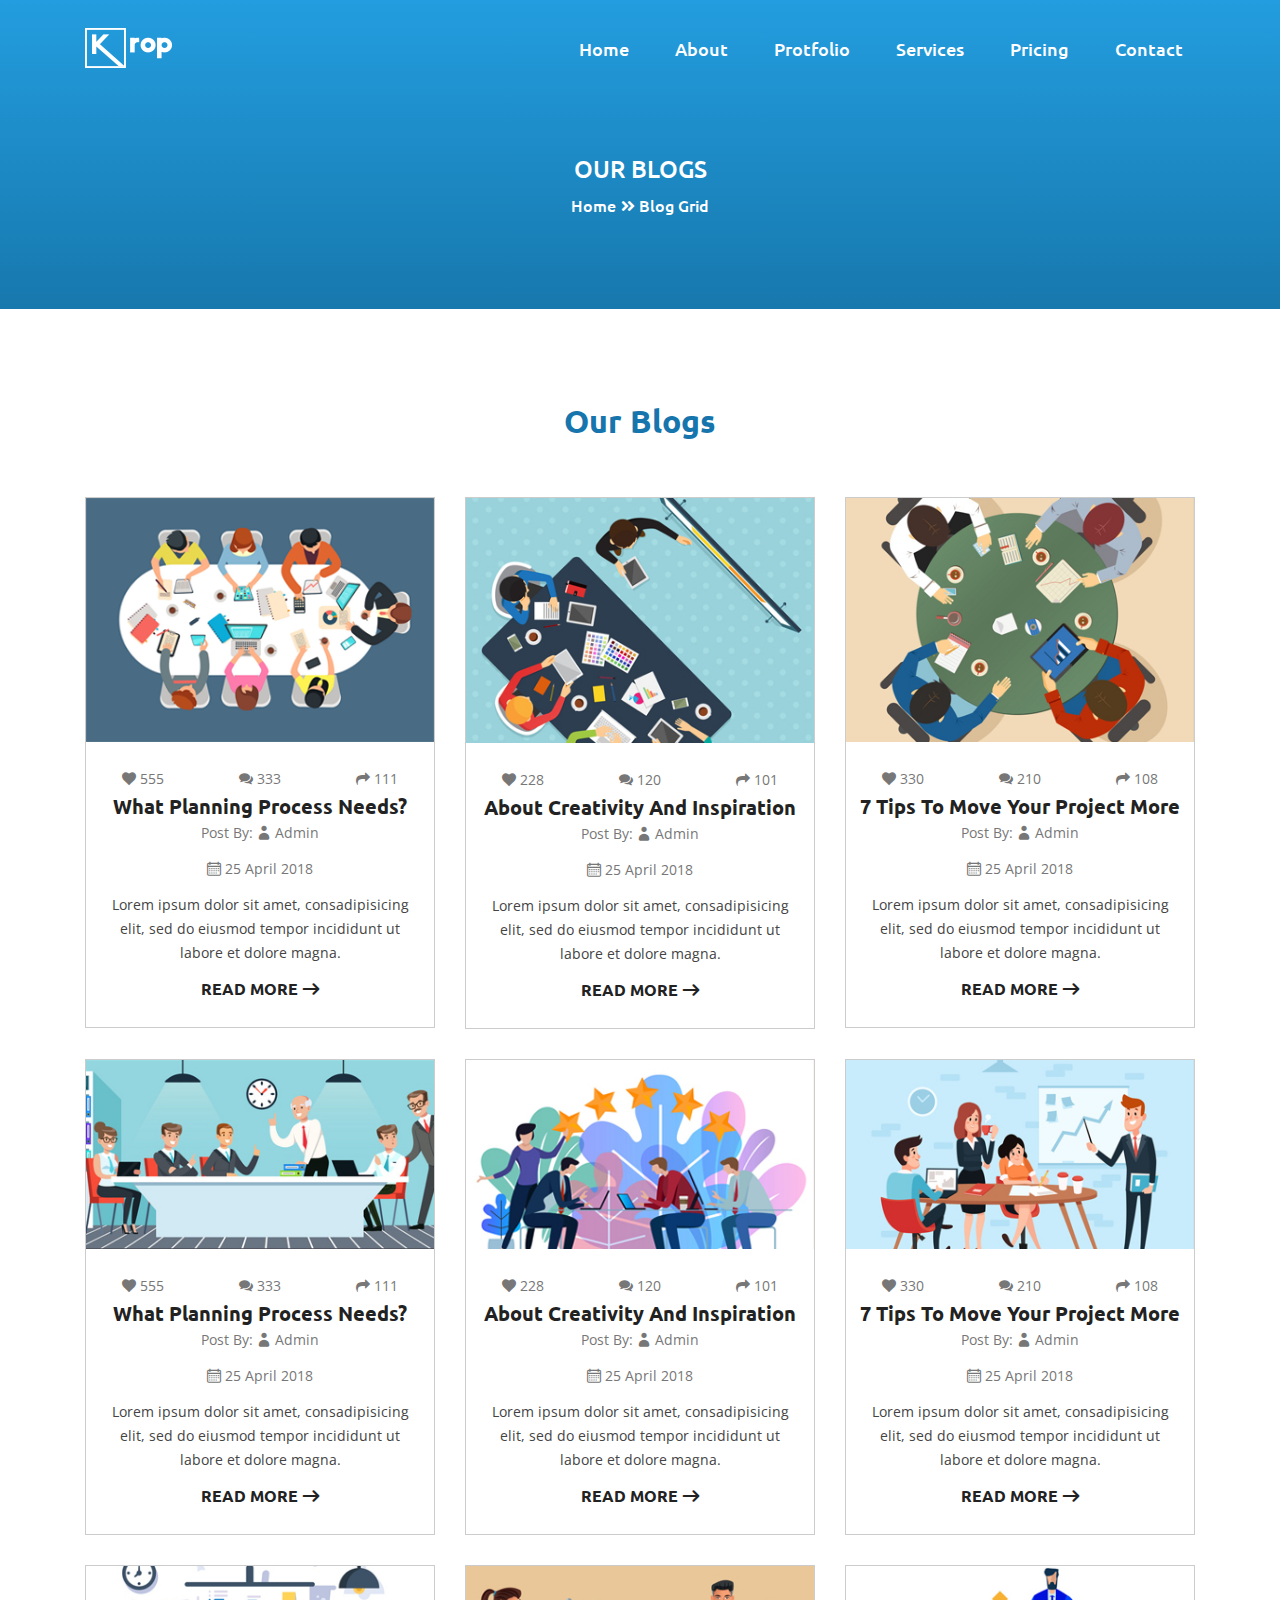
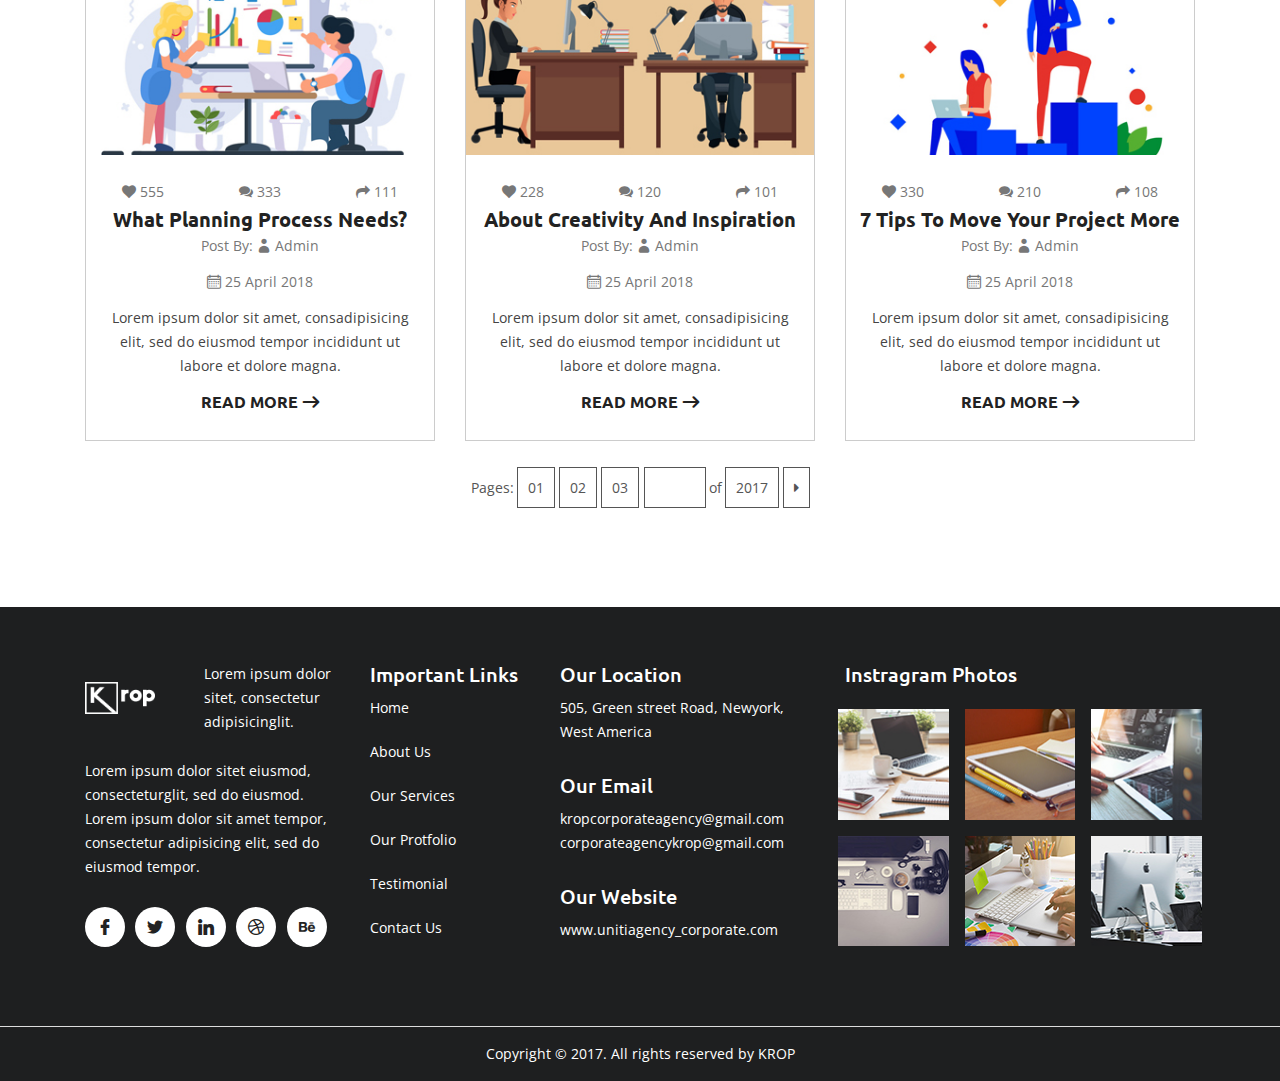
<file: blog1.html>
<!DOCTYPE html>
<html lang="en">

<head>
    <meta charset="UTF-8">
    <meta name="viewport" content="width=device-width, initial-scale=1, shrink-to-fit=no">
    <title>Blog Page-1 Krop</title>
    
    <!--================================================
                   CSS LINK PART START
    ==================================================-->
    <link rel="stylesheet" href="fonts/flaticon.css">
    <link rel="stylesheet" href="css/all.min.css">
    <link rel="stylesheet" href="css/venobox.css">
    <link rel="stylesheet" href="css/slick.css">
    <link rel="stylesheet" href="css/style.css">
    <link rel="stylesheet" href="css/responsive.css">
    <link rel="stylesheet" href="css/bootstrap.min.css">
    <!--================================================
                   CSS LINK PART END
    ==================================================-->
</head>

<body>


    <!--================================================
             PRELOADER & BACK BUTTON PART START
    ==================================================-->
<!--
      <div class="preloader js-preloader flex-center">
          <div class="dots">
              <div class="dot"></div>
              <div class="dot"></div>
              <div class="dot"></div>
          </div>
      </div>
-->
   
     <div class="back_btn">
        <a href="#"><i class="fas fa-angle-double-up"></i></a>
     </div>
    <!--================================================
             PRELOADER & BACK BUTTON PART START
    ==================================================-->
  

   
    <!--================================================
                      MENU PART START
    ==================================================-->
    <nav class="navbar navbar-expand-lg menu_head">
        <div class="container">
            <a class="navbar-brand" href="#"><img src="images/menu_logo.png" alt="menu_logo"></a>
            <button class="navbar-toggler" type="button" data-toggle="collapse" data-target="#navbarSupportedContent" aria-controls="navbarSupportedContent" aria-expanded="false" aria-label="Toggle navigation">
                <span class="navbar-toggler-icon"></span>
            </button>

            <div class="collapse navbar-collapse" id="navbarSupportedContent">
                <ul class="navbar-nav ml-auto">
                    <li class="nav-item active">
                        <a class="nav-link" href="index.html">Home <span class="sr-only">(current)</span></a>
                    </li>
                    <li class="nav-item">
                        <a class="nav-link" href="#inner_about">about</a>
                    </li>
                    <li class="nav-item">
                        <a class="nav-link" href="protfolio.html">protfolio</a>
                    </li>
                    <li class="nav-item">
                        <a class="nav-link" href="service.html">services</a>
                    </li>
                    <li class="nav-item">
                        <a class="nav-link" href="#">pricing</a>
                    </li>
                    <li class="nav-item">
                        <a class="nav-link" href="#">contact</a>
                    </li>
                </ul>
            </div>
        </div>
    </nav>
    <!--================================================
                       MENU PART END
    ==================================================-->
    
    
    
    <!--================================================
              INNER BLOG PAGE-1 BANNER PART START
    ==================================================-->
    <section id="inner_banner">
        <div class="container">
            <div class="row">
                <div class="inner_b_text">
                    <h2>our blogs</h2>
                    <div class="inner_b_link">
                        <span><a href="index.html">home</a></span>
                        <span><i class="fas fa-angle-double-right"></i></span>
                        <span><a href="blog1.html">Blog Grid</a></span>
                    </div>
                </div>
            </div>
        </div>
    </section>
    <!--================================================
              INNER BLOG PAGE-1 BANNER PART END
    ==================================================-->
    


        
    <!--================================================
                INNER BLOG PAGE-1 PART START
    ==================================================-->
    <section id="inner_blog">
        <div class="container">
           <div class="row">
               <div class="col-lg-12">
                   <div class="blog_heading">
                       <h3>our blogs</h3>
                   </div>
               </div>
           </div>
            <div class="row hasan">
                <div class="col-lg-4">
                    <div class="blog">
                        <img src="images/blog1.png" alt="blog1">
                        <ul>
                            <li>
                                <i class="flaticon-favorite-heart-button"></i>
                                <p>555</p>
                            </li>
                            <li>
                                <i class="flaticon-speech-bubbles-comment-option"></i>
                                <p>333</p>
                            </li>
                            <li>
                                <i class="flaticon-share-option"></i>
                                <p>111</p>
                            </li>
                        </ul>
                        <h4>what planning process needs?</h4>
                        <div class="blog_admin">
                            <p>post by:</p>
                            <i class="flaticon-user"></i>
                            <p>admin</p>
                        </div>
                        <div class="blog_date">
                            <i class="flaticon-calendar"></i>
                            <p>25 april 2018</p>
                        </div>
                        <div class="blog_text">
                            <p>Lorem ipsum dolor sit amet, consadipisicing elit, sed do eiusmod tempor incididunt ut labore et dolore magna.</p>
                        </div>
                        <div class="blog_btn">
                            <p>read more</p>
                            <i class="flaticon-arrow-pointing-to-right"></i>
                        </div>
                    </div>
                </div>
                <div class="col-lg-4">
                    <div class="blog">
                        <img src="images/blog2.jpg" alt="blog2">
                        <ul>
                            <li>
                                <i class="flaticon-favorite-heart-button"></i>
                                <p>228</p>
                            </li>
                            <li>
                                <i class="flaticon-speech-bubbles-comment-option"></i>
                                <p>120</p>
                            </li>
                            <li>
                                <i class="flaticon-share-option"></i>
                                <p>101</p>
                            </li>
                        </ul>
                        <h4>about creativity and inspiration</h4>
                        <div class="blog_admin">
                            <p>post by:</p>
                            <i class="flaticon-user"></i>
                            <p>admin</p>
                        </div>
                        <div class="blog_date">
                            <i class="flaticon-calendar"></i>
                            <p>25 april 2018</p>
                        </div>
                        <div class="blog_text">
                            <p>Lorem ipsum dolor sit amet, consadipisicing elit, sed do eiusmod tempor incididunt ut labore et dolore magna.</p>
                        </div>
                        <div class="blog_btn">
                            <p>read more</p>
                            <i class="flaticon-arrow-pointing-to-right"></i>
                        </div>
                    </div>
                </div>
                <div class="col-lg-4">
                    <div class="blog">
                        <img src="images/blog3.jpg" alt="blog3">
                        <ul>
                            <li>
                                <i class="flaticon-favorite-heart-button"></i>
                                <p>330</p>
                            </li>
                            <li>
                                <i class="flaticon-speech-bubbles-comment-option"></i>
                                <p>210</p>
                            </li>
                            <li>
                                <i class="flaticon-share-option"></i>
                                <p>108</p>
                            </li>
                        </ul>
                        <h4>7 tips to move your project more</h4>
                        <div class="blog_admin">
                            <p>post by:</p>
                            <i class="flaticon-user"></i>
                            <p>admin</p>
                        </div>
                        <div class="blog_date">
                            <i class="flaticon-calendar"></i>
                            <p>25 april 2018</p>
                        </div>
                        <div class="blog_text">
                            <p>Lorem ipsum dolor sit amet, consadipisicing elit, sed do eiusmod tempor incididunt ut labore et dolore magna.</p>
                        </div>
                        <div class="blog_btn">
                            <p>read more</p>
                            <i class="flaticon-arrow-pointing-to-right"></i>
                        </div>
                    </div>
                </div>
            </div>
            <div class="row hasan">
                <div class="col-lg-4">
                    <div class="blog">
                        <img src="images/blog4.jpg" alt="blog4">
                        <ul>
                            <li>
                                <i class="flaticon-favorite-heart-button"></i>
                                <p>555</p>
                            </li>
                            <li>
                                <i class="flaticon-speech-bubbles-comment-option"></i>
                                <p>333</p>
                            </li>
                            <li>
                                <i class="flaticon-share-option"></i>
                                <p>111</p>
                            </li>
                        </ul>
                        <h4>what planning process needs?</h4>
                        <div class="blog_admin">
                            <p>post by:</p>
                            <i class="flaticon-user"></i>
                            <p>admin</p>
                        </div>
                        <div class="blog_date">
                            <i class="flaticon-calendar"></i>
                            <p>25 april 2018</p>
                        </div>
                        <div class="blog_text">
                            <p>Lorem ipsum dolor sit amet, consadipisicing elit, sed do eiusmod tempor incididunt ut labore et dolore magna.</p>
                        </div>
                        <div class="blog_btn">
                            <p>read more</p>
                            <i class="flaticon-arrow-pointing-to-right"></i>
                        </div>
                    </div>
                </div>
                <div class="col-lg-4">
                    <div class="blog">
                        <img src="images/blog5.jpg" alt="blog5">
                        <ul>
                            <li>
                                <i class="flaticon-favorite-heart-button"></i>
                                <p>228</p>
                            </li>
                            <li>
                                <i class="flaticon-speech-bubbles-comment-option"></i>
                                <p>120</p>
                            </li>
                            <li>
                                <i class="flaticon-share-option"></i>
                                <p>101</p>
                            </li>
                        </ul>
                        <h4>about creativity and inspiration</h4>
                        <div class="blog_admin">
                            <p>post by:</p>
                            <i class="flaticon-user"></i>
                            <p>admin</p>
                        </div>
                        <div class="blog_date">
                            <i class="flaticon-calendar"></i>
                            <p>25 april 2018</p>
                        </div>
                        <div class="blog_text">
                            <p>Lorem ipsum dolor sit amet, consadipisicing elit, sed do eiusmod tempor incididunt ut labore et dolore magna.</p>
                        </div>
                        <div class="blog_btn">
                            <p>read more</p>
                            <i class="flaticon-arrow-pointing-to-right"></i>
                        </div>
                    </div>
                </div>
                <div class="col-lg-4">
                    <div class="blog">
                        <img src="images/blog6.jpg" alt="blog6">
                        <ul>
                            <li>
                                <i class="flaticon-favorite-heart-button"></i>
                                <p>330</p>
                            </li>
                            <li>
                                <i class="flaticon-speech-bubbles-comment-option"></i>
                                <p>210</p>
                            </li>
                            <li>
                                <i class="flaticon-share-option"></i>
                                <p>108</p>
                            </li>
                        </ul>
                        <h4>7 tips to move your project more</h4>
                        <div class="blog_admin">
                            <p>post by:</p>
                            <i class="flaticon-user"></i>
                            <p>admin</p>
                        </div>
                        <div class="blog_date">
                            <i class="flaticon-calendar"></i>
                            <p>25 april 2018</p>
                        </div>
                        <div class="blog_text">
                            <p>Lorem ipsum dolor sit amet, consadipisicing elit, sed do eiusmod tempor incididunt ut labore et dolore magna.</p>
                        </div>
                        <div class="blog_btn">
                            <p>read more</p>
                            <i class="flaticon-arrow-pointing-to-right"></i>
                        </div>
                    </div>
                </div>
            </div>
            <div class="row">
                <div class="col-lg-4">
                    <div class="blog">
                        <img src="images/blog7.jpg" alt="blog7">
                        <ul>
                            <li>
                                <i class="flaticon-favorite-heart-button"></i>
                                <p>555</p>
                            </li>
                            <li>
                                <i class="flaticon-speech-bubbles-comment-option"></i>
                                <p>333</p>
                            </li>
                            <li>
                                <i class="flaticon-share-option"></i>
                                <p>111</p>
                            </li>
                        </ul>
                        <h4>what planning process needs?</h4>
                        <div class="blog_admin">
                            <p>post by:</p>
                            <i class="flaticon-user"></i>
                            <p>admin</p>
                        </div>
                        <div class="blog_date">
                            <i class="flaticon-calendar"></i>
                            <p>25 april 2018</p>
                        </div>
                        <div class="blog_text">
                            <p>Lorem ipsum dolor sit amet, consadipisicing elit, sed do eiusmod tempor incididunt ut labore et dolore magna.</p>
                        </div>
                        <div class="blog_btn">
                            <p>read more</p>
                            <i class="flaticon-arrow-pointing-to-right"></i>
                        </div>
                    </div>
                </div>
                <div class="col-lg-4">
                    <div class="blog">
                        <img src="images/blog8.jpg" alt="blog8">
                        <ul>
                            <li>
                                <i class="flaticon-favorite-heart-button"></i>
                                <p>228</p>
                            </li>
                            <li>
                                <i class="flaticon-speech-bubbles-comment-option"></i>
                                <p>120</p>
                            </li>
                            <li>
                                <i class="flaticon-share-option"></i>
                                <p>101</p>
                            </li>
                        </ul>
                        <h4>about creativity and inspiration</h4>
                        <div class="blog_admin">
                            <p>post by:</p>
                            <i class="flaticon-user"></i>
                            <p>admin</p>
                        </div>
                        <div class="blog_date">
                            <i class="flaticon-calendar"></i>
                            <p>25 april 2018</p>
                        </div>
                        <div class="blog_text">
                            <p>Lorem ipsum dolor sit amet, consadipisicing elit, sed do eiusmod tempor incididunt ut labore et dolore magna.</p>
                        </div>
                        <div class="blog_btn">
                            <p>read more</p>
                            <i class="flaticon-arrow-pointing-to-right"></i>
                        </div>
                    </div>
                </div>
                <div class="col-lg-4">
                    <div class="blog">
                        <img src="images/blog9.jpg" alt="blog9">
                        <ul>
                            <li>
                                <i class="flaticon-favorite-heart-button"></i>
                                <p>330</p>
                            </li>
                            <li>
                                <i class="flaticon-speech-bubbles-comment-option"></i>
                                <p>210</p>
                            </li>
                            <li>
                                <i class="flaticon-share-option"></i>
                                <p>108</p>
                            </li>
                        </ul>
                        <h4>7 tips to move your project more</h4>
                        <div class="blog_admin">
                            <p>post by:</p>
                            <i class="flaticon-user"></i>
                            <p>admin</p>
                        </div>
                        <div class="blog_date">
                            <i class="flaticon-calendar"></i>
                            <p>25 april 2018</p>
                        </div>
                        <div class="blog_text">
                            <p>Lorem ipsum dolor sit amet, consadipisicing elit, sed do eiusmod tempor incididunt ut labore et dolore magna.</p>
                        </div>
                        <div class="blog_btn">
                            <p>read more</p>
                            <i class="flaticon-arrow-pointing-to-right"></i>
                        </div>
                    </div>
                </div>
            </div>
            <div class="row">
                <div class="col-lg-12">
                    <div class="in_b1_main">
                        <div class="in_b1_btn">
                            <p>Pages:</p>
                            <ul>
                                <li><a href="#">01</a></li>
                                <li><a href="#">02</a></li>
                                <li><a href="#">03</a></li>
                                <li><a href="#" class="in_b1_blunk"></a></li>
                            </ul>
                            <p>of</p>
                            <ul>
                                <li><a href="#">2017</a></li>
                                <li><a href="#"><i class="fas fa-caret-right"></i></a></li>
                            </ul>
                        </div>
                    </div>
                </div>
            </div>
        </div>
    </section>
    <!--================================================
                 INNER BLOG PAGE-1 PART END
    ==================================================-->
    
    
    

    <!--================================================
                      FOOTER PART START
    ==================================================-->
    <section id="footer_part">
        <div class="container">
            <div class="row">
                <div class="col-lg-3">
                    <div class="footer_krop">
                       <div class="row">
                           <div class="col-lg-5">
                               <div class="footer_logo">
                                   <a href="#"><img src="images/menu_logo.png" alt="menu_logo"></a>
                               </div>
                           </div>
                           <div class="col-lg-7">
                               <div class="logo_text">
                                   <p>Lorem ipsum dolor sitet, consectetur adipisicinglit.</p>
                               </div>
                           </div>
                       </div>
                        <div class="footer_text">
                            <p>Lorem ipsum dolor sitet eiusmod, consecteturglit, sed do eiusmod. Lorem ipsum dolor sit amet tempor, consectetur adipisicing elit, sed do eiusmod tempor.</p>
                        </div>
                        <div class="footer_icon">
                            <ul>
                                <li><a href="#"><i class="flaticon-facebook-logo"></i></a></li>
                                <li><a href="#"><i class="flaticon-twitter"></i></a></li>
                                <li><a href="#"><i class="flaticon-linkedin"></i></a></li>
                                <li><a href="#"><i class="flaticon-dribbble-logo"></i></a></li>
                                <li><a href="#"><i class="flaticon-behance"></i></a></li>
                            </ul>
                        </div>
                    </div>
                </div>
                <div class="col-lg-2">
                    <div class="footer_link">
                        <h4>important links</h4>
                        <ul>
                            <li><a href="#">home</a></li>
                            <li><a href="#">about us</a></li>
                            <li><a href="#">our services</a></li>
                            <li><a href="#">our protfolio</a></li>
                            <li><a href="#">testimonial</a></li>
                            <li><a href="#">contact us</a></li>
                        </ul>
                    </div>
                </div>
                <div class="col-lg-3">
                    <div class="footer_location">
                        <h4>our location</h4>
                        <p>505, Green street Road, Newyork, <span>West America</span></p>
                    </div>
                    <div class="footer_location">
                        <h4>our email</h4>
                        <p>kropcorporateagency@gmail.com <span>corporateagencykrop@gmail.com</span></p>
                    </div>
                    <div class="footer_location">
                        <h4>our website</h4>
                        <p>www.unitiagency_corporate.com</p>
                    </div>
                </div>
                <div class="col-lg-4">
                    <div class="footer_image">
                        <div class="row">
                            <div class="col-lg-12">
                                <h4>instragram photos</h4>
                            </div>
                        </div>
                        <div class="row">
                            <div class="col-lg-4 p-2">
                                <img src="images/footer1.jpg" alt="footer1">
                            </div>
                            <div class="col-lg-4 p-2">
                                <img src="images/footer2.jpg" alt="footer2">
                            </div>
                            <div class="col-lg-4 p-2">
                                <img src="images/footer3.jpg" alt="footer3">
                            </div>
                        </div>
                        <div class="row pt-1.5">
                            <div class="col-lg-4 p-2">
                                <img src="images/footer4.jpg" alt="footer4">
                            </div>
                            <div class="col-lg-4 p-2">
                                <img src="images/footer5.jpg" alt="footer5">
                            </div>
                            <div class="col-lg-4 p-2">
                                <img src="images/footer6.jpg" alt="footer6">
                            </div>
                        </div>
                    </div>
                </div>
            </div>
        </div>
    </section>
    <!--================================================
                     FOOTER PART END
    ==================================================-->
    
    
    
    <!--================================================
                     FOOTER END PART START
    ==================================================-->
    <section id="end_part">
        <div class="container">
            <div class="end">
                <p>Copyright &copy; 2017. All rights reserved by KROP</p>
            </div>
        </div>
    </section>
    <!--================================================
                     FOOTER END PART END
    ==================================================-->
    
    
    
    <!--================================================
                JAVA SCRIPT LINK PART START
    ==================================================-->
    <script src="js/jquery-1.12.4.min.js"></script>
    <script src="js/popper.min.js"></script>
    <script src="js/bootstrap.min.js"></script>
    <script src="js/waypoints.min.js"></script>
    <script src="js/jquery.counterup.min.js"></script>
    <script src="js/venobox.min.js"></script>
    <script src="js/venobox.js"></script>
    <script src="js/mixitup.min.js"></script>
    <script src="js/slick.min.js"></script>
    <script src="js/script.js"></script>
    <!--================================================
                JAVA SCRIPT LINK PART END
    ==================================================-->
    
</body>

</html>
</file>
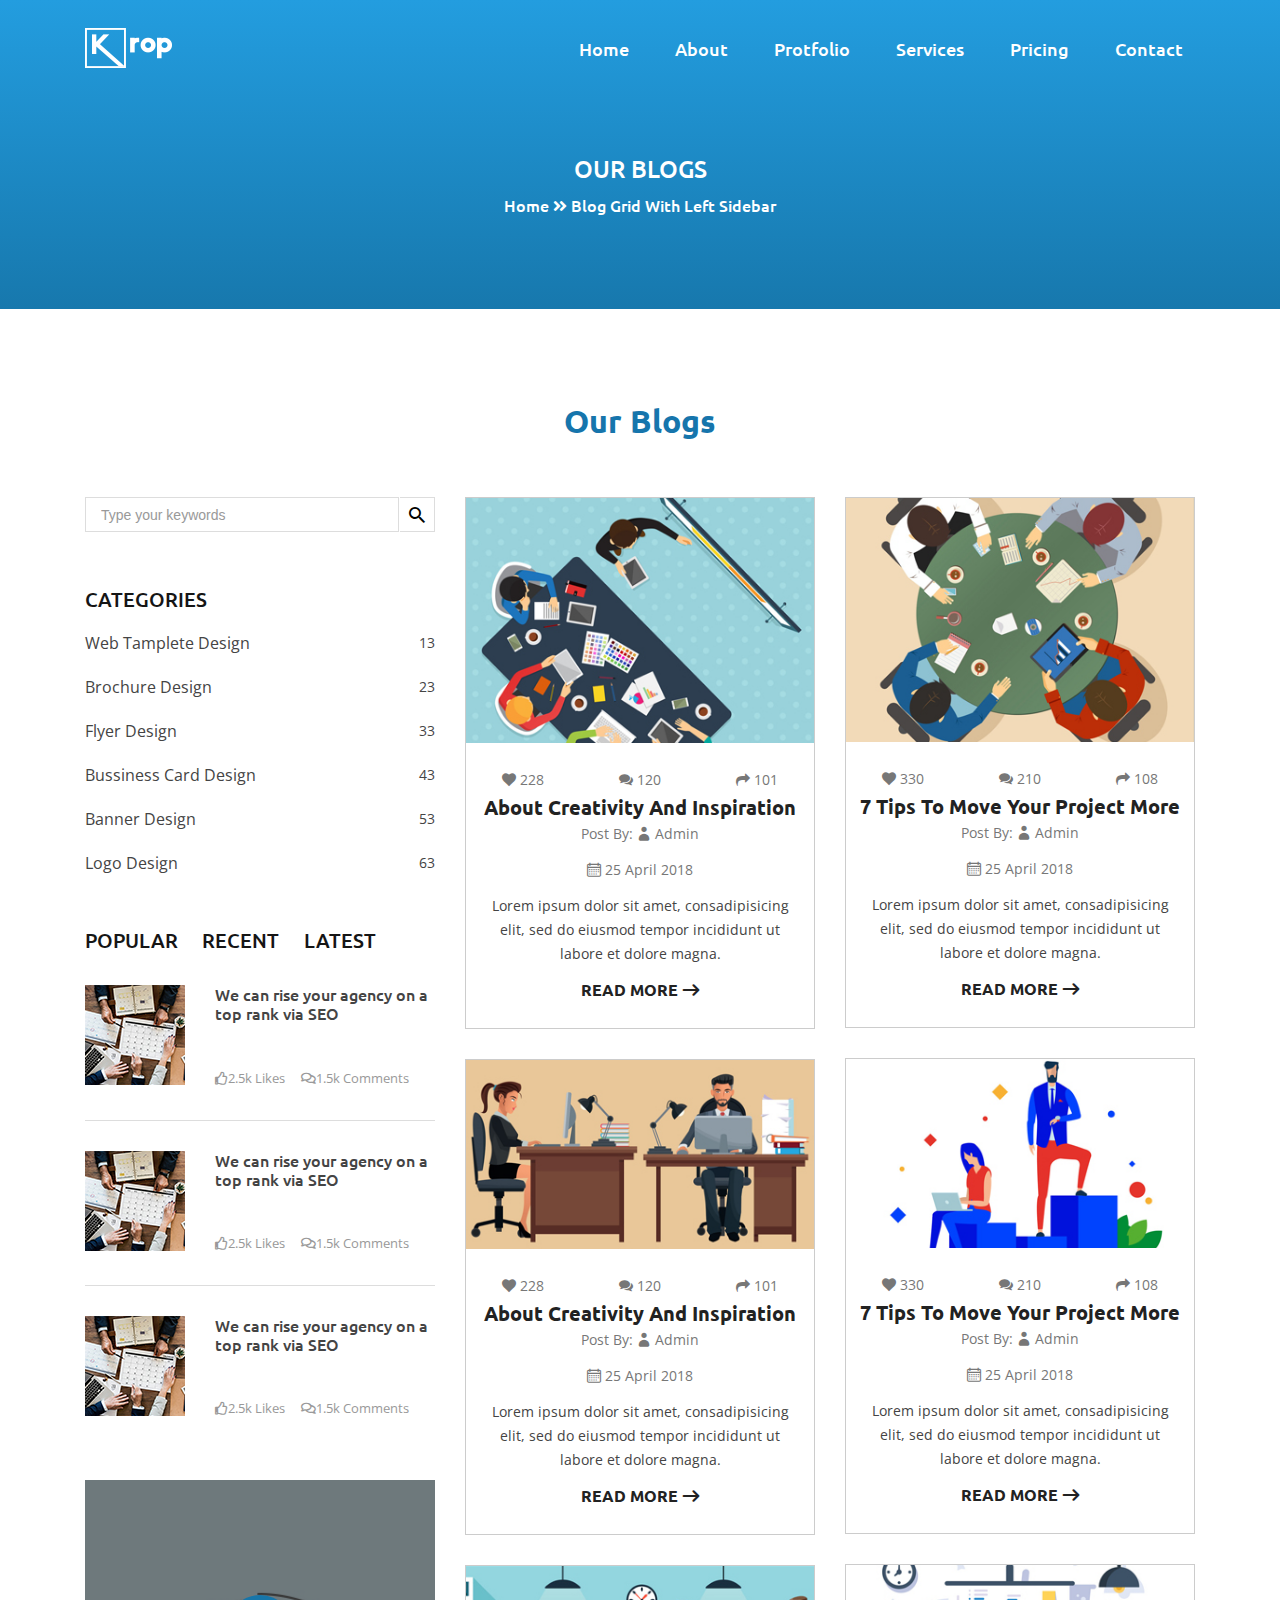
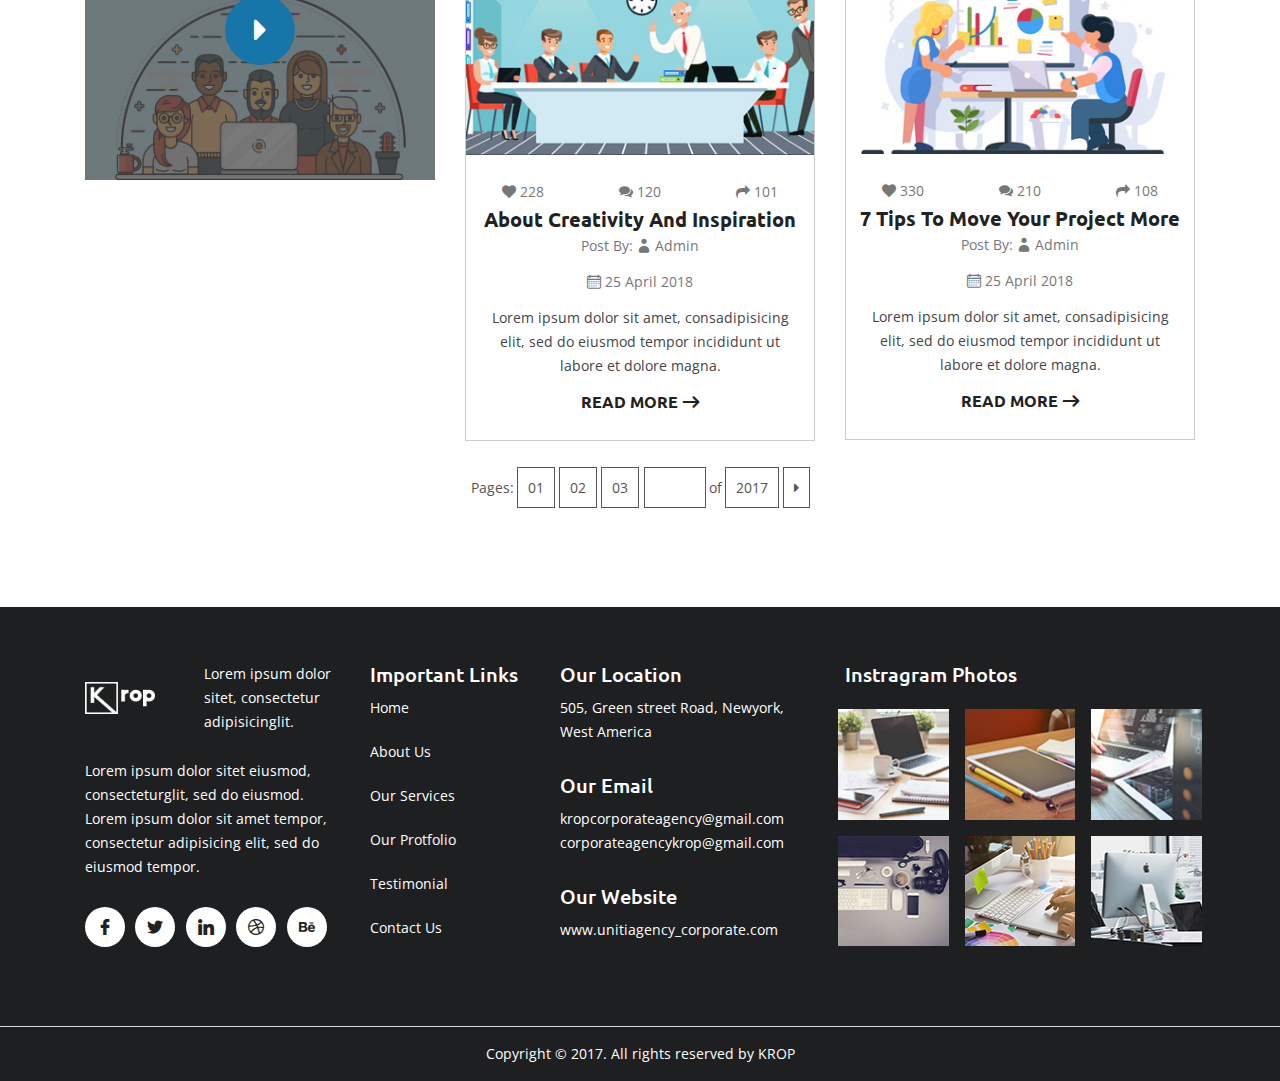
<file: blog2.html>
<!DOCTYPE html>
<html lang="en">

<head>
    <meta charset="UTF-8">
    <meta name="viewport" content="width=device-width, initial-scale=1, shrink-to-fit=no">
    <title>Blog Page-2 Krop</title>
    
    <!--================================================
                   CSS LINK PART START
    ==================================================-->
    <link rel="stylesheet" href="fonts/flaticon.css">
    <link rel="stylesheet" href="css/all.min.css">
    <link rel="stylesheet" href="css/venobox.css">
    <link rel="stylesheet" href="css/slick.css">
    <link rel="stylesheet" href="css/style.css">
    <link rel="stylesheet" href="css/responsive.css">
    <link rel="stylesheet" href="css/bootstrap.min.css">
    <!--================================================
                   CSS LINK PART END
    ==================================================-->
</head>

<body>


    <!--================================================
             PRELOADER & BACK BUTTON PART START
    ==================================================-->
<!--
      <div class="preloader js-preloader flex-center">
          <div class="dots">
              <div class="dot"></div>
              <div class="dot"></div>
              <div class="dot"></div>
          </div>
      </div>
-->
   
     <div class="back_btn">
        <a href="#"><i class="fas fa-angle-double-up"></i></a>
     </div>
    <!--================================================
             PRELOADER & BACK BUTTON PART START
    ==================================================-->
  

   
    <!--================================================
                      MENU PART START
    ==================================================-->
    <nav class="navbar navbar-expand-lg menu_head">
        <div class="container">
            <a class="navbar-brand" href="#"><img src="images/menu_logo.png" alt="menu_logo"></a>
            <button class="navbar-toggler" type="button" data-toggle="collapse" data-target="#navbarSupportedContent" aria-controls="navbarSupportedContent" aria-expanded="false" aria-label="Toggle navigation">
                <span class="navbar-toggler-icon"></span>
            </button>

            <div class="collapse navbar-collapse" id="navbarSupportedContent">
                <ul class="navbar-nav ml-auto">
                    <li class="nav-item active">
                        <a class="nav-link" href="index.html">Home <span class="sr-only">(current)</span></a>
                    </li>
                    <li class="nav-item">
                        <a class="nav-link" href="#inner_about">about</a>
                    </li>
                    <li class="nav-item">
                        <a class="nav-link" href="protfolio.html">protfolio</a>
                    </li>
                    <li class="nav-item">
                        <a class="nav-link" href="service.html">services</a>
                    </li>
                    <li class="nav-item">
                        <a class="nav-link" href="#">pricing</a>
                    </li>
                    <li class="nav-item">
                        <a class="nav-link" href="#">contact</a>
                    </li>
                </ul>
            </div>
        </div>
    </nav>
    <!--================================================
                       MENU PART END
    ==================================================-->
    
    
    
    <!--================================================
              INNER BLOG PAGE-2 BANNER PART START
    ==================================================-->
    <section id="inner_banner">
        <div class="container">
            <div class="row">
                <div class="inner_b_text">
                    <h2>our blogs</h2>
                    <div class="inner_b_link">
                        <span><a href="index.html">home</a></span>
                        <span><i class="fas fa-angle-double-right"></i></span>
                        <span><a href="blog2.html">Blog Grid with left sidebar</a></span>
                    </div>
                </div>
            </div>
        </div>
    </section>
    <!--================================================
               INNER BLOG PAGE-2 BANNER PART END
    ==================================================-->
    


        
    <!--================================================
                 INNER BLOG PAGE-2 PART START
    ==================================================-->
    <section id="inner_blog">
        <div class="container">
           <div class="row">
               <div class="col-lg-12">
                   <div class="blog_heading">
                       <h3>our blogs</h3>
                   </div>
               </div>
           </div>
            <div class="row">
                <div class="col-lg-4">
                   <!--===================================================
                         BLOG PAGE-2 SEARCH AND CATEGORY PART START
                   ======================================================-->
                    <div class="in_b2_main">
                        <div class="in_b2_search">
                            <input type="text" placeholder="Type your keywords">
                            <button type="submit"><i class="flaticon-searching-magnifying-glass"></i></button>
                        </div>
                        <div class="in_b2_key">
                            <h4>categories</h4>
                            <div class="in_b2_cate">
                                <a href="#">web tamplete design</a>
                                <p>13</p>
                            </div>
                            <div class="in_b2_cate">
                                <a href="#">brochure design</a>
                                <p>23</p>
                            </div>
                            <div class="in_b2_cate">
                                <a href="#">flyer design</a>
                                <p>33</p>
                            </div>
                            <div class="in_b2_cate">
                                <a href="#">bussiness card design</a>
                                <p>43</p>
                            </div>
                            <div class="in_b2_cate">
                                <a href="#">banner design</a>
                                <p>53</p>
                            </div>
                            <div class="in_b2_cate">
                                <a href="#">logo design</a>
                                <p>63</p>
                            </div>
                        </div>
                    </div>
                    <!--===================================================
                           BLOG PAGE-2 SEARCH AND CATEGORY PART END
                    ======================================================-->
                    
                    
                    
                    <!--===================================================
                                 BLOG PAGE-2 MIXITUP PART START
                    ======================================================-->
                    <div class="in_b2_mixbtn">
                        <button type="button">POPULAR</button>
                        <button type="button">RECENT</button>
                        <button type="button">LATEST</button>
                    </div>
                    <div class="in_b2_mixmain">
                        <div class="in_b2_mixcate">
                            <div class="in_b2_miximg">
                                <img src="images/sidebar1.jpg" alt="sidebar1">
                            </div>
                            <div class="in_b2_mixtext">
                                <h4>We can rise your agency on a top rank via SEO</h4>
                                <ul>
                                    <li><i class="far fa-thumbs-up"></i>2.5k Likes</li>
                                    <li><i class="far fa-comments"></i>1.5k Comments</li>
                                </ul>
                            </div>
                        </div>
                        <div class="in_b2_mixcate">
                            <div class="in_b2_miximg">
                                <img src="images/sidebar1.jpg" alt="sidebar1">
                            </div>
                            <div class="in_b2_mixtext">
                                <h4>We can rise your agency on a top rank via SEO</h4>
                                <ul>
                                    <li><i class="far fa-thumbs-up"></i>2.5k Likes</li>
                                    <li><i class="far fa-comments"></i>1.5k Comments</li>
                                </ul>
                            </div>
                        </div>
                        <div class="in_b2_mixcate">
                            <div class="in_b2_miximg">
                                <img src="images/sidebar1.jpg" alt="sidebar1">
                            </div>
                            <div class="in_b2_mixtext">
                                <h4>We can rise your agency on a top rank via SEO</h4>
                                <ul>
                                    <li><i class="far fa-thumbs-up"></i>2.5k Likes</li>
                                    <li><i class="far fa-comments"></i>1.5k Comments</li>
                                </ul>
                            </div>
                        </div>
                    </div>
                    <!--===================================================
                                 BLOG PAGE-2 MIXITUP PART END
                    ======================================================-->
                    
                    
                    
                    <!--===================================================
                                  BLOG PAGE-2 VIDEO PART START
                    ======================================================-->
                    <div class="in_b2_video">
                        <img src="images/sidebar_video.jpg" alt="sidebar_video">
                        <div class="in_b2_overlay">
                            <i class="fas fa-caret-right"></i>
                        </div>
                    </div>
                    <!--===================================================
                                  BLOG PAGE-2 VIDEO PART END
                    ======================================================-->
                </div>
                
                <!--===================================================
                             BLOG PAGE-2 BLOG CARD PART START
                ======================================================-->
                <div class="col-lg-4">
                    <div class="blog hasan">
                        <img src="images/blog2.jpg" alt="blog2">
                        <ul>
                            <li>
                                <i class="flaticon-favorite-heart-button"></i>
                                <p>228</p>
                            </li>
                            <li>
                                <i class="flaticon-speech-bubbles-comment-option"></i>
                                <p>120</p>
                            </li>
                            <li>
                                <i class="flaticon-share-option"></i>
                                <p>101</p>
                            </li>
                        </ul>
                        <h4>about creativity and inspiration</h4>
                        <div class="blog_admin">
                            <p>post by:</p>
                            <i class="flaticon-user"></i>
                            <p>admin</p>
                        </div>
                        <div class="blog_date">
                            <i class="flaticon-calendar"></i>
                            <p>25 april 2018</p>
                        </div>
                        <div class="blog_text">
                            <p>Lorem ipsum dolor sit amet, consadipisicing elit, sed do eiusmod tempor incididunt ut labore et dolore magna.</p>
                        </div>
                        <div class="blog_btn">
                            <p>read more</p>
                            <i class="flaticon-arrow-pointing-to-right"></i>
                        </div>
                    </div>
                    <div class="blog hasan">
                        <img src="images/blog8.jpg" alt="blog8">
                        <ul>
                            <li>
                                <i class="flaticon-favorite-heart-button"></i>
                                <p>228</p>
                            </li>
                            <li>
                                <i class="flaticon-speech-bubbles-comment-option"></i>
                                <p>120</p>
                            </li>
                            <li>
                                <i class="flaticon-share-option"></i>
                                <p>101</p>
                            </li>
                        </ul>
                        <h4>about creativity and inspiration</h4>
                        <div class="blog_admin">
                            <p>post by:</p>
                            <i class="flaticon-user"></i>
                            <p>admin</p>
                        </div>
                        <div class="blog_date">
                            <i class="flaticon-calendar"></i>
                            <p>25 april 2018</p>
                        </div>
                        <div class="blog_text">
                            <p>Lorem ipsum dolor sit amet, consadipisicing elit, sed do eiusmod tempor incididunt ut labore et dolore magna.</p>
                        </div>
                        <div class="blog_btn">
                            <p>read more</p>
                            <i class="flaticon-arrow-pointing-to-right"></i>
                        </div>
                    </div>
                    <div class="blog">
                        <img src="images/blog4.jpg" alt="blog4">
                        <ul>
                            <li>
                                <i class="flaticon-favorite-heart-button"></i>
                                <p>228</p>
                            </li>
                            <li>
                                <i class="flaticon-speech-bubbles-comment-option"></i>
                                <p>120</p>
                            </li>
                            <li>
                                <i class="flaticon-share-option"></i>
                                <p>101</p>
                            </li>
                        </ul>
                        <h4>about creativity and inspiration</h4>
                        <div class="blog_admin">
                            <p>post by:</p>
                            <i class="flaticon-user"></i>
                            <p>admin</p>
                        </div>
                        <div class="blog_date">
                            <i class="flaticon-calendar"></i>
                            <p>25 april 2018</p>
                        </div>
                        <div class="blog_text">
                            <p>Lorem ipsum dolor sit amet, consadipisicing elit, sed do eiusmod tempor incididunt ut labore et dolore magna.</p>
                        </div>
                        <div class="blog_btn">
                            <p>read more</p>
                            <i class="flaticon-arrow-pointing-to-right"></i>
                        </div>
                    </div>
                </div>
                <div class="col-lg-4">
                    <div class="blog hasan">
                        <img src="images/blog3.jpg" alt="blog3">
                        <ul>
                            <li>
                                <i class="flaticon-favorite-heart-button"></i>
                                <p>330</p>
                            </li>
                            <li>
                                <i class="flaticon-speech-bubbles-comment-option"></i>
                                <p>210</p>
                            </li>
                            <li>
                                <i class="flaticon-share-option"></i>
                                <p>108</p>
                            </li>
                        </ul>
                        <h4>7 tips to move your project more</h4>
                        <div class="blog_admin">
                            <p>post by:</p>
                            <i class="flaticon-user"></i>
                            <p>admin</p>
                        </div>
                        <div class="blog_date">
                            <i class="flaticon-calendar"></i>
                            <p>25 april 2018</p>
                        </div>
                        <div class="blog_text">
                            <p>Lorem ipsum dolor sit amet, consadipisicing elit, sed do eiusmod tempor incididunt ut labore et dolore magna.</p>
                        </div>
                        <div class="blog_btn">
                            <p>read more</p>
                            <i class="flaticon-arrow-pointing-to-right"></i>
                        </div>
                    </div>
                    <div class="blog hasan">
                        <img src="images/blog9.jpg" alt="blog9">
                        <ul>
                            <li>
                                <i class="flaticon-favorite-heart-button"></i>
                                <p>330</p>
                            </li>
                            <li>
                                <i class="flaticon-speech-bubbles-comment-option"></i>
                                <p>210</p>
                            </li>
                            <li>
                                <i class="flaticon-share-option"></i>
                                <p>108</p>
                            </li>
                        </ul>
                        <h4>7 tips to move your project more</h4>
                        <div class="blog_admin">
                            <p>post by:</p>
                            <i class="flaticon-user"></i>
                            <p>admin</p>
                        </div>
                        <div class="blog_date">
                            <i class="flaticon-calendar"></i>
                            <p>25 april 2018</p>
                        </div>
                        <div class="blog_text">
                            <p>Lorem ipsum dolor sit amet, consadipisicing elit, sed do eiusmod tempor incididunt ut labore et dolore magna.</p>
                        </div>
                        <div class="blog_btn">
                            <p>read more</p>
                            <i class="flaticon-arrow-pointing-to-right"></i>
                        </div>
                    </div>
                    <div class="blog">
                        <img src="images/blog7.jpg" alt="blog7">
                        <ul>
                            <li>
                                <i class="flaticon-favorite-heart-button"></i>
                                <p>330</p>
                            </li>
                            <li>
                                <i class="flaticon-speech-bubbles-comment-option"></i>
                                <p>210</p>
                            </li>
                            <li>
                                <i class="flaticon-share-option"></i>
                                <p>108</p>
                            </li>
                        </ul>
                        <h4>7 tips to move your project more</h4>
                        <div class="blog_admin">
                            <p>post by:</p>
                            <i class="flaticon-user"></i>
                            <p>admin</p>
                        </div>
                        <div class="blog_date">
                            <i class="flaticon-calendar"></i>
                            <p>25 april 2018</p>
                        </div>
                        <div class="blog_text">
                            <p>Lorem ipsum dolor sit amet, consadipisicing elit, sed do eiusmod tempor incididunt ut labore et dolore magna.</p>
                        </div>
                        <div class="blog_btn">
                            <p>read more</p>
                            <i class="flaticon-arrow-pointing-to-right"></i>
                        </div>
                    </div>
                </div>
                <!--===================================================
                             BLOG PAGE-2 BLOG CARD PART END
                ======================================================-->
            </div>
            
            <!--===================================================
                       BLOG PAGE-2 BLOG BUTTON PART START
            ======================================================-->
            <div class="row">
                <div class="col-lg-12">
                    <div class="in_b1_main">
                        <div class="in_b1_btn">
                            <p>Pages:</p>
                            <ul>
                                <li><a href="#">01</a></li>
                                <li><a href="#">02</a></li>
                                <li><a href="#">03</a></li>
                                <li><a href="#" class="in_b1_blunk"></a></li>
                            </ul>
                            <p>of</p>
                            <ul>
                                <li><a href="#">2017</a></li>
                                <li><a href="#"><i class="fas fa-caret-right"></i></a></li>
                            </ul>
                        </div>
                    </div>
                </div>
            </div>
            <!--===================================================
                       BLOG PAGE-2 BLOG BUTTON PART END
            ======================================================-->
        </div>
    </section>
    <!--================================================
                  INNER BLOG PAGE-2 PART END
    ==================================================-->
    
    
    

    <!--================================================
                     FOOTER PART START
    ==================================================-->
    <section id="footer_part">
        <div class="container">
            <div class="row">
                <div class="col-lg-3">
                    <div class="footer_krop">
                       <div class="row">
                           <div class="col-lg-5">
                               <div class="footer_logo">
                                   <a href="#"><img src="images/menu_logo.png" alt="menu_logo"></a>
                               </div>
                           </div>
                           <div class="col-lg-7">
                               <div class="logo_text">
                                   <p>Lorem ipsum dolor sitet, consectetur adipisicinglit.</p>
                               </div>
                           </div>
                       </div>
                        <div class="footer_text">
                            <p>Lorem ipsum dolor sitet eiusmod, consecteturglit, sed do eiusmod. Lorem ipsum dolor sit amet tempor, consectetur adipisicing elit, sed do eiusmod tempor.</p>
                        </div>
                        <div class="footer_icon">
                            <ul>
                                <li><a href="#"><i class="flaticon-facebook-logo"></i></a></li>
                                <li><a href="#"><i class="flaticon-twitter"></i></a></li>
                                <li><a href="#"><i class="flaticon-linkedin"></i></a></li>
                                <li><a href="#"><i class="flaticon-dribbble-logo"></i></a></li>
                                <li><a href="#"><i class="flaticon-behance"></i></a></li>
                            </ul>
                        </div>
                    </div>
                </div>
                <div class="col-lg-2">
                    <div class="footer_link">
                        <h4>important links</h4>
                        <ul>
                            <li><a href="#">home</a></li>
                            <li><a href="#">about us</a></li>
                            <li><a href="#">our services</a></li>
                            <li><a href="#">our protfolio</a></li>
                            <li><a href="#">testimonial</a></li>
                            <li><a href="#">contact us</a></li>
                        </ul>
                    </div>
                </div>
                <div class="col-lg-3">
                    <div class="footer_location">
                        <h4>our location</h4>
                        <p>505, Green street Road, Newyork, <span>West America</span></p>
                    </div>
                    <div class="footer_location">
                        <h4>our email</h4>
                        <p>kropcorporateagency@gmail.com <span>corporateagencykrop@gmail.com</span></p>
                    </div>
                    <div class="footer_location">
                        <h4>our website</h4>
                        <p>www.unitiagency_corporate.com</p>
                    </div>
                </div>
                <div class="col-lg-4">
                    <div class="footer_image">
                        <div class="row">
                            <div class="col-lg-12">
                                <h4>instragram photos</h4>
                            </div>
                        </div>
                        <div class="row">
                            <div class="col-lg-4 p-2">
                                <img src="images/footer1.jpg" alt="footer1">
                            </div>
                            <div class="col-lg-4 p-2">
                                <img src="images/footer2.jpg" alt="footer2">
                            </div>
                            <div class="col-lg-4 p-2">
                                <img src="images/footer3.jpg" alt="footer3">
                            </div>
                        </div>
                        <div class="row pt-1.5">
                            <div class="col-lg-4 p-2">
                                <img src="images/footer4.jpg" alt="footer4">
                            </div>
                            <div class="col-lg-4 p-2">
                                <img src="images/footer5.jpg" alt="footer5">
                            </div>
                            <div class="col-lg-4 p-2">
                                <img src="images/footer6.jpg" alt="footer6">
                            </div>
                        </div>
                    </div>
                </div>
            </div>
        </div>
    </section>
    <!--================================================
                       FOOTER PART END
    ==================================================-->
    
    
    
    <!--================================================
                     FOOTER END PART START
    ==================================================-->
    <section id="end_part">
        <div class="container">
            <div class="end">
                <p>Copyright &copy; 2017. All rights reserved by KROP</p>
            </div>
        </div>
    </section>
    <!--================================================
                     FOOTER END PART END
    ==================================================-->
    
    
    
    <!--================================================
                JAVA SCRIPT LINK PART START
    ==================================================-->
    <script src="js/jquery-1.12.4.min.js"></script>
    <script src="js/popper.min.js"></script>
    <script src="js/bootstrap.min.js"></script>
    <script src="js/waypoints.min.js"></script>
    <script src="js/jquery.counterup.min.js"></script>
    <script src="js/venobox.min.js"></script>
    <script src="js/venobox.js"></script>
    <script src="js/mixitup.min.js"></script>
    <script src="js/slick.min.js"></script>
    <script src="js/script.js"></script>
    <!--================================================
                JAVA SCRIPT LINK PART END
    ==================================================-->
    
</body>

</html>
</file>
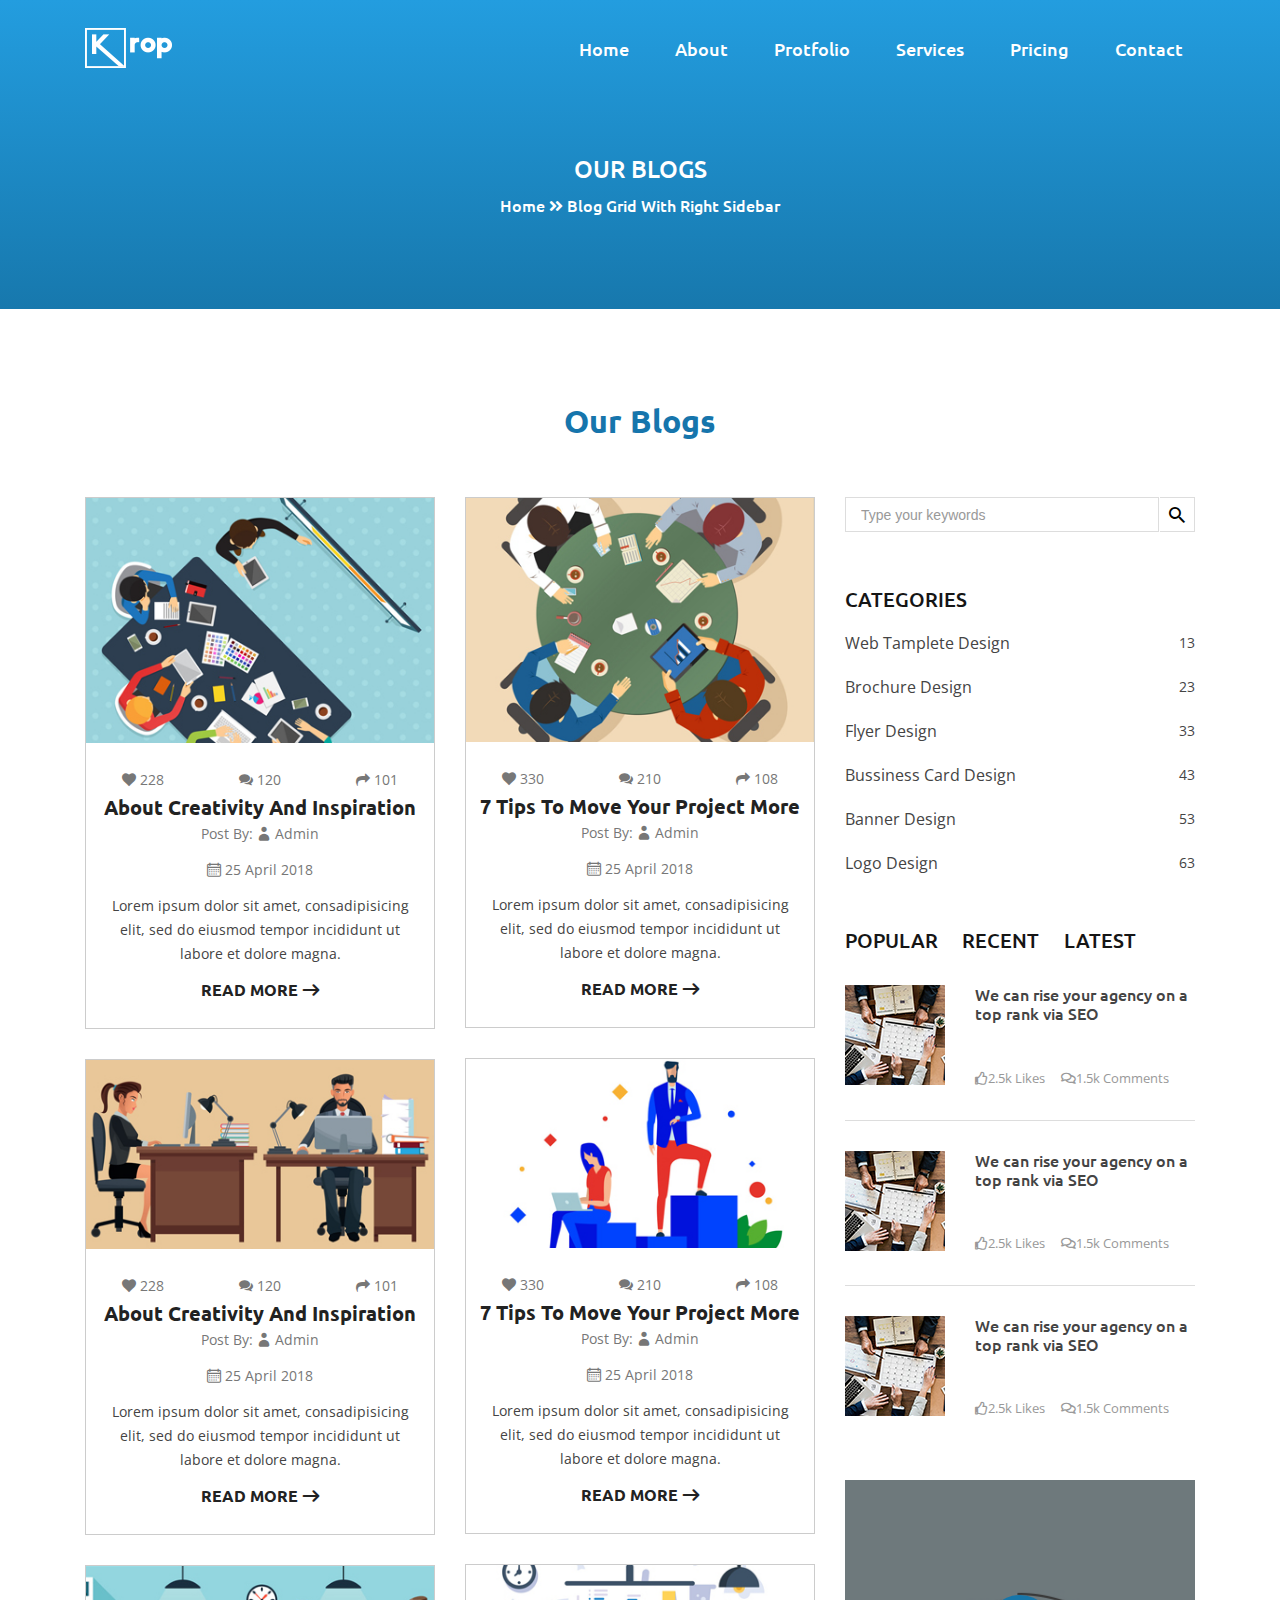
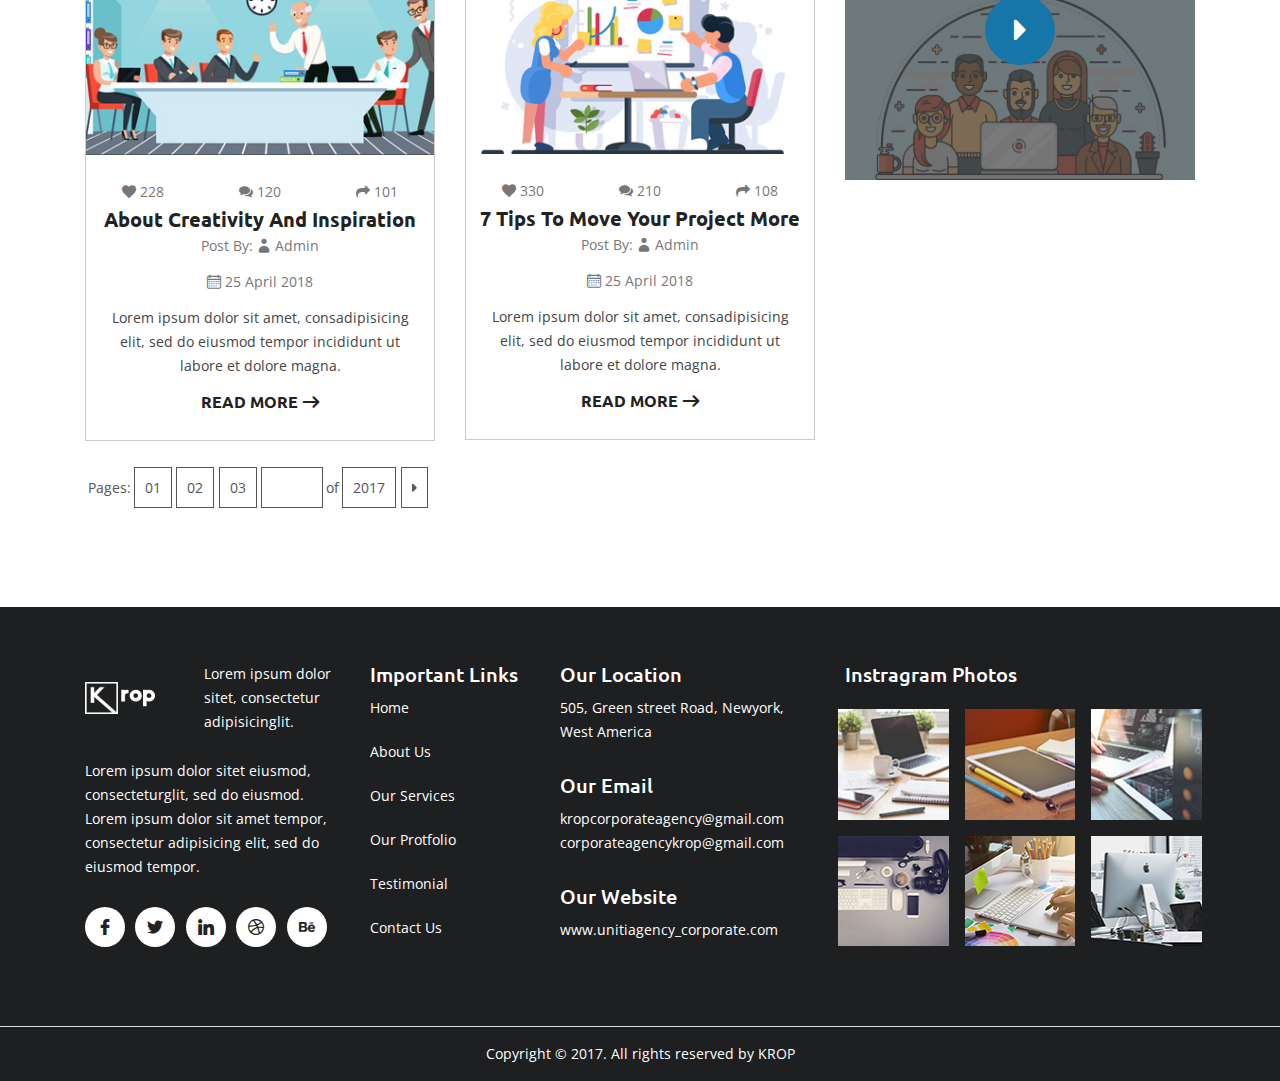
<file: blog3.html>
<!DOCTYPE html>
<html lang="en">

<head>
    <meta charset="UTF-8">
    <meta name="viewport" content="width=device-width, initial-scale=1, shrink-to-fit=no">
    <title>Blog Page-3 Krop</title>
    
    <!--================================================
                   CSS LINK PART START
    ==================================================-->
    <link rel="stylesheet" href="fonts/flaticon.css">
    <link rel="stylesheet" href="css/all.min.css">
    <link rel="stylesheet" href="css/venobox.css">
    <link rel="stylesheet" href="css/slick.css">
    <link rel="stylesheet" href="css/style.css">
    <link rel="stylesheet" href="css/responsive.css">
    <link rel="stylesheet" href="css/bootstrap.min.css">
    <!--================================================
                   CSS LINK PART END
    ==================================================-->
</head>

<body>


    <!--================================================
             PRELOADER & BACK BUTTON PART START
    ==================================================-->
<!--
      <div class="preloader js-preloader flex-center">
          <div class="dots">
              <div class="dot"></div>
              <div class="dot"></div>
              <div class="dot"></div>
          </div>
      </div>
-->
   
     <div class="back_btn">
        <a href="#"><i class="fas fa-angle-double-up"></i></a>
     </div>
    <!--================================================
             PRELOADER & BACK BUTTON PART START
    ==================================================-->
  

   
    <!--================================================
                      MENU PART START
    ==================================================-->
    <nav class="navbar navbar-expand-lg menu_head">
        <div class="container">
            <a class="navbar-brand" href="#"><img src="images/menu_logo.png" alt="menu_logo"></a>
            <button class="navbar-toggler" type="button" data-toggle="collapse" data-target="#navbarSupportedContent" aria-controls="navbarSupportedContent" aria-expanded="false" aria-label="Toggle navigation">
                <span class="navbar-toggler-icon"></span>
            </button>

            <div class="collapse navbar-collapse" id="navbarSupportedContent">
                <ul class="navbar-nav ml-auto">
                    <li class="nav-item active">
                        <a class="nav-link" href="index.html">Home <span class="sr-only">(current)</span></a>
                    </li>
                    <li class="nav-item">
                        <a class="nav-link" href="#inner_about">about</a>
                    </li>
                    <li class="nav-item">
                        <a class="nav-link" href="protfolio.html">protfolio</a>
                    </li>
                    <li class="nav-item">
                        <a class="nav-link" href="service.html">services</a>
                    </li>
                    <li class="nav-item">
                        <a class="nav-link" href="#">pricing</a>
                    </li>
                    <li class="nav-item">
                        <a class="nav-link" href="#">contact</a>
                    </li>
                </ul>
            </div>
        </div>
    </nav>
    <!--================================================
                       MENU PART END
    ==================================================-->
    
    
    
    <!--================================================
              INNER BLOG PAGE-3 BANNER PART START
    ==================================================-->
    <section id="inner_banner">
        <div class="container">
            <div class="row">
                <div class="inner_b_text">
                    <h2>our blogs</h2>
                    <div class="inner_b_link">
                        <span><a href="index.html">home</a></span>
                        <span><i class="fas fa-angle-double-right"></i></span>
                        <span><a href="blog3.html">Blog Grid with right sidebar</a></span>
                    </div>
                </div>
            </div>
        </div>
    </section>
    <!--================================================
              INNER BLOG PAGE-3 BANNER PART END
    ==================================================-->
    


        
    <!--================================================
                 INNER BLOG PAGE-3 PART START
    ==================================================-->
    <section id="inner_blog">
        <div class="container">
           <div class="row">
               <div class="col-lg-12">
                   <div class="blog_heading">
                       <h3>our blogs</h3>
                   </div>
               </div>
           </div>
           
            <div class="row">
               <!--===================================================
                                   BLOG CARD START
               =====================================================-->
                <div class="col-lg-4">
                    <div class="blog hasan">
                        <img src="images/blog2.jpg" alt="blog2">
                        <ul>
                            <li>
                                <i class="flaticon-favorite-heart-button"></i>
                                <p>228</p>
                            </li>
                            <li>
                                <i class="flaticon-speech-bubbles-comment-option"></i>
                                <p>120</p>
                            </li>
                            <li>
                                <i class="flaticon-share-option"></i>
                                <p>101</p>
                            </li>
                        </ul>
                        <h4>about creativity and inspiration</h4>
                        <div class="blog_admin">
                            <p>post by:</p>
                            <i class="flaticon-user"></i>
                            <p>admin</p>
                        </div>
                        <div class="blog_date">
                            <i class="flaticon-calendar"></i>
                            <p>25 april 2018</p>
                        </div>
                        <div class="blog_text">
                            <p>Lorem ipsum dolor sit amet, consadipisicing elit, sed do eiusmod tempor incididunt ut labore et dolore magna.</p>
                        </div>
                        <div class="blog_btn">
                            <p>read more</p>
                            <i class="flaticon-arrow-pointing-to-right"></i>
                        </div>
                    </div>
                    <div class="blog hasan">
                        <img src="images/blog8.jpg" alt="blog8">
                        <ul>
                            <li>
                                <i class="flaticon-favorite-heart-button"></i>
                                <p>228</p>
                            </li>
                            <li>
                                <i class="flaticon-speech-bubbles-comment-option"></i>
                                <p>120</p>
                            </li>
                            <li>
                                <i class="flaticon-share-option"></i>
                                <p>101</p>
                            </li>
                        </ul>
                        <h4>about creativity and inspiration</h4>
                        <div class="blog_admin">
                            <p>post by:</p>
                            <i class="flaticon-user"></i>
                            <p>admin</p>
                        </div>
                        <div class="blog_date">
                            <i class="flaticon-calendar"></i>
                            <p>25 april 2018</p>
                        </div>
                        <div class="blog_text">
                            <p>Lorem ipsum dolor sit amet, consadipisicing elit, sed do eiusmod tempor incididunt ut labore et dolore magna.</p>
                        </div>
                        <div class="blog_btn">
                            <p>read more</p>
                            <i class="flaticon-arrow-pointing-to-right"></i>
                        </div>
                    </div>
                    <div class="blog">
                        <img src="images/blog4.jpg" alt="blog4">
                        <ul>
                            <li>
                                <i class="flaticon-favorite-heart-button"></i>
                                <p>228</p>
                            </li>
                            <li>
                                <i class="flaticon-speech-bubbles-comment-option"></i>
                                <p>120</p>
                            </li>
                            <li>
                                <i class="flaticon-share-option"></i>
                                <p>101</p>
                            </li>
                        </ul>
                        <h4>about creativity and inspiration</h4>
                        <div class="blog_admin">
                            <p>post by:</p>
                            <i class="flaticon-user"></i>
                            <p>admin</p>
                        </div>
                        <div class="blog_date">
                            <i class="flaticon-calendar"></i>
                            <p>25 april 2018</p>
                        </div>
                        <div class="blog_text">
                            <p>Lorem ipsum dolor sit amet, consadipisicing elit, sed do eiusmod tempor incididunt ut labore et dolore magna.</p>
                        </div>
                        <div class="blog_btn">
                            <p>read more</p>
                            <i class="flaticon-arrow-pointing-to-right"></i>
                        </div>
                    </div>
                </div>
                <div class="col-lg-4">
                    <div class="blog hasan">
                        <img src="images/blog3.jpg" alt="blog3">
                        <ul>
                            <li>
                                <i class="flaticon-favorite-heart-button"></i>
                                <p>330</p>
                            </li>
                            <li>
                                <i class="flaticon-speech-bubbles-comment-option"></i>
                                <p>210</p>
                            </li>
                            <li>
                                <i class="flaticon-share-option"></i>
                                <p>108</p>
                            </li>
                        </ul>
                        <h4>7 tips to move your project more</h4>
                        <div class="blog_admin">
                            <p>post by:</p>
                            <i class="flaticon-user"></i>
                            <p>admin</p>
                        </div>
                        <div class="blog_date">
                            <i class="flaticon-calendar"></i>
                            <p>25 april 2018</p>
                        </div>
                        <div class="blog_text">
                            <p>Lorem ipsum dolor sit amet, consadipisicing elit, sed do eiusmod tempor incididunt ut labore et dolore magna.</p>
                        </div>
                        <div class="blog_btn">
                            <p>read more</p>
                            <i class="flaticon-arrow-pointing-to-right"></i>
                        </div>
                    </div>
                    <div class="blog hasan">
                        <img src="images/blog9.jpg" alt="blog9">
                        <ul>
                            <li>
                                <i class="flaticon-favorite-heart-button"></i>
                                <p>330</p>
                            </li>
                            <li>
                                <i class="flaticon-speech-bubbles-comment-option"></i>
                                <p>210</p>
                            </li>
                            <li>
                                <i class="flaticon-share-option"></i>
                                <p>108</p>
                            </li>
                        </ul>
                        <h4>7 tips to move your project more</h4>
                        <div class="blog_admin">
                            <p>post by:</p>
                            <i class="flaticon-user"></i>
                            <p>admin</p>
                        </div>
                        <div class="blog_date">
                            <i class="flaticon-calendar"></i>
                            <p>25 april 2018</p>
                        </div>
                        <div class="blog_text">
                            <p>Lorem ipsum dolor sit amet, consadipisicing elit, sed do eiusmod tempor incididunt ut labore et dolore magna.</p>
                        </div>
                        <div class="blog_btn">
                            <p>read more</p>
                            <i class="flaticon-arrow-pointing-to-right"></i>
                        </div>
                    </div>
                    <div class="blog">
                        <img src="images/blog7.jpg" alt="blog7">
                        <ul>
                            <li>
                                <i class="flaticon-favorite-heart-button"></i>
                                <p>330</p>
                            </li>
                            <li>
                                <i class="flaticon-speech-bubbles-comment-option"></i>
                                <p>210</p>
                            </li>
                            <li>
                                <i class="flaticon-share-option"></i>
                                <p>108</p>
                            </li>
                        </ul>
                        <h4>7 tips to move your project more</h4>
                        <div class="blog_admin">
                            <p>post by:</p>
                            <i class="flaticon-user"></i>
                            <p>admin</p>
                        </div>
                        <div class="blog_date">
                            <i class="flaticon-calendar"></i>
                            <p>25 april 2018</p>
                        </div>
                        <div class="blog_text">
                            <p>Lorem ipsum dolor sit amet, consadipisicing elit, sed do eiusmod tempor incididunt ut labore et dolore magna.</p>
                        </div>
                        <div class="blog_btn">
                            <p>read more</p>
                            <i class="flaticon-arrow-pointing-to-right"></i>
                        </div>
                    </div>
                </div>
                <!--===================================================
                                     BLOG CARD END
                =====================================================-->
                
                <div class="col-lg-4">
                   <!--================================================
                               SEARCH AND CATEGORY PART START
                   ==================================================-->
                    <div class="in_b2_main">
                        <div class="in_b2_search">
                            <input type="text" placeholder="Type your keywords">
                            <button type="submit"><i class="flaticon-searching-magnifying-glass"></i></button>
                        </div>
                        <div class="in_b2_key">
                            <h4>categories</h4>
                            <div class="in_b2_cate">
                                <a href="#">web tamplete design</a>
                                <p>13</p>
                            </div>
                            <div class="in_b2_cate">
                                <a href="#">brochure design</a>
                                <p>23</p>
                            </div>
                            <div class="in_b2_cate">
                                <a href="#">flyer design</a>
                                <p>33</p>
                            </div>
                            <div class="in_b2_cate">
                                <a href="#">bussiness card design</a>
                                <p>43</p>
                            </div>
                            <div class="in_b2_cate">
                                <a href="#">banner design</a>
                                <p>53</p>
                            </div>
                            <div class="in_b2_cate">
                                <a href="#">logo design</a>
                                <p>63</p>
                            </div>
                        </div>
                    </div>
                    <!--================================================
                               SEARCH AND CATEGORY PART END
                    ==================================================-->
                    
                    
                    <!--================================================
                                      MIXITUP PART START
                    ==================================================-->
                    <div class="in_b2_mixbtn">
                        <button type="button">POPULAR</button>
                        <button type="button">RECENT</button>
                        <button type="button">LATEST</button>
                    </div>
                    <div class="in_b2_mixmain">
                        <div class="in_b2_mixcate">
                            <div class="in_b2_miximg">
                                <img src="images/sidebar1.jpg" alt="sidebar1">
                            </div>
                            <div class="in_b2_mixtext">
                                <h4>We can rise your agency on a top rank via SEO</h4>
                                <ul>
                                    <li><i class="far fa-thumbs-up"></i>2.5k Likes</li>
                                    <li><i class="far fa-comments"></i>1.5k Comments</li>
                                </ul>
                            </div>
                        </div>
                        <div class="in_b2_mixcate">
                            <div class="in_b2_miximg">
                                <img src="images/sidebar1.jpg" alt="sidebar1">
                            </div>
                            <div class="in_b2_mixtext">
                                <h4>We can rise your agency on a top rank via SEO</h4>
                                <ul>
                                    <li><i class="far fa-thumbs-up"></i>2.5k Likes</li>
                                    <li><i class="far fa-comments"></i>1.5k Comments</li>
                                </ul>
                            </div>
                        </div>
                        <div class="in_b2_mixcate">
                            <div class="in_b2_miximg">
                                <img src="images/sidebar1.jpg" alt="sidebar1">
                            </div>
                            <div class="in_b2_mixtext">
                                <h4>We can rise your agency on a top rank via SEO</h4>
                                <ul>
                                    <li><i class="far fa-thumbs-up"></i>2.5k Likes</li>
                                    <li><i class="far fa-comments"></i>1.5k Comments</li>
                                </ul>
                            </div>
                        </div>
                    </div>
                    <!--================================================
                                      MIXITUP PART END
                    ==================================================-->
                    
                    
                    
                    <!--================================================
                                     VIDEO PART START
                    ==================================================-->
                    <div class="in_b2_video">
                        <img src="images/sidebar_video.jpg" alt="sidebar_video">
                        <div class="in_b2_overlay">
                            <i class="fas fa-caret-right"></i>
                        </div>
                    </div>
                <!--================================================
                                     VIDEO PART END
                ==================================================-->
                </div>
            </div>
            
            <!--================================================
                         BLOG PAGE-3 BUTTON PART START
            ==================================================-->
            <div class="row">
                <div class="col-lg-12">
                    <div class="in_b3_main">
                        <div class="in_b3_btn">
                            <p>Pages:</p>
                            <ul>
                                <li><a href="#">01</a></li>
                                <li><a href="#">02</a></li>
                                <li><a href="#">03</a></li>
                                <li><a href="#" class="in_b3_blunk"></a></li>
                            </ul>
                            <p>of</p>
                            <ul>
                                <li><a href="#">2017</a></li>
                                <li><a href="#"><i class="fas fa-caret-right"></i></a></li>
                            </ul>
                        </div>
                    </div>
                </div>
            </div>
            <!--================================================
                      BLOG PAGE-3 BUTTON PART START
            ==================================================-->
        </div>
    </section>
    <!--================================================
                     BLOG PART END
    ==================================================-->
    
    
    

    <!--================================================
                      FOOTER PART START
    ==================================================-->
    <section id="footer_part">
        <div class="container">
            <div class="row">
                <div class="col-lg-3">
                    <div class="footer_krop">
                       <div class="row">
                           <div class="col-lg-5">
                               <div class="footer_logo">
                                   <a href="#"><img src="images/menu_logo.png" alt="menu_logo"></a>
                               </div>
                           </div>
                           <div class="col-lg-7">
                               <div class="logo_text">
                                   <p>Lorem ipsum dolor sitet, consectetur adipisicinglit.</p>
                               </div>
                           </div>
                       </div>
                        <div class="footer_text">
                            <p>Lorem ipsum dolor sitet eiusmod, consecteturglit, sed do eiusmod. Lorem ipsum dolor sit amet tempor, consectetur adipisicing elit, sed do eiusmod tempor.</p>
                        </div>
                        <div class="footer_icon">
                            <ul>
                                <li><a href="#"><i class="flaticon-facebook-logo"></i></a></li>
                                <li><a href="#"><i class="flaticon-twitter"></i></a></li>
                                <li><a href="#"><i class="flaticon-linkedin"></i></a></li>
                                <li><a href="#"><i class="flaticon-dribbble-logo"></i></a></li>
                                <li><a href="#"><i class="flaticon-behance"></i></a></li>
                            </ul>
                        </div>
                    </div>
                </div>
                <div class="col-lg-2">
                    <div class="footer_link">
                        <h4>important links</h4>
                        <ul>
                            <li><a href="#">home</a></li>
                            <li><a href="#">about us</a></li>
                            <li><a href="#">our services</a></li>
                            <li><a href="#">our protfolio</a></li>
                            <li><a href="#">testimonial</a></li>
                            <li><a href="#">contact us</a></li>
                        </ul>
                    </div>
                </div>
                <div class="col-lg-3">
                    <div class="footer_location">
                        <h4>our location</h4>
                        <p>505, Green street Road, Newyork, <span>West America</span></p>
                    </div>
                    <div class="footer_location">
                        <h4>our email</h4>
                        <p>kropcorporateagency@gmail.com <span>corporateagencykrop@gmail.com</span></p>
                    </div>
                    <div class="footer_location">
                        <h4>our website</h4>
                        <p>www.unitiagency_corporate.com</p>
                    </div>
                </div>
                <div class="col-lg-4">
                    <div class="footer_image">
                        <div class="row">
                            <div class="col-lg-12">
                                <h4>instragram photos</h4>
                            </div>
                        </div>
                        <div class="row">
                            <div class="col-lg-4 p-2">
                                <img src="images/footer1.jpg" alt="footer1">
                            </div>
                            <div class="col-lg-4 p-2">
                                <img src="images/footer2.jpg" alt="footer2">
                            </div>
                            <div class="col-lg-4 p-2">
                                <img src="images/footer3.jpg" alt="footer3">
                            </div>
                        </div>
                        <div class="row pt-1.5">
                            <div class="col-lg-4 p-2">
                                <img src="images/footer4.jpg" alt="footer4">
                            </div>
                            <div class="col-lg-4 p-2">
                                <img src="images/footer5.jpg" alt="footer5">
                            </div>
                            <div class="col-lg-4 p-2">
                                <img src="images/footer6.jpg" alt="footer6">
                            </div>
                        </div>
                    </div>
                </div>
            </div>
        </div>
    </section>
    <!--================================================
                       FOOTER PART END
    ==================================================-->
    
    
    
    <!--================================================
                     FOOTER END PART START
    ==================================================-->
    <section id="end_part">
        <div class="container">
            <div class="end">
                <p>Copyright &copy; 2017. All rights reserved by KROP</p>
            </div>
        </div>
    </section>
    <!--================================================
                     FOOTER END PART END
    ==================================================-->
    
    
    
    <!--================================================
                JAVA SCRIPT LINK PART START
    ==================================================-->
    <script src="js/jquery-1.12.4.min.js"></script>
    <script src="js/popper.min.js"></script>
    <script src="js/bootstrap.min.js"></script>
    <script src="js/waypoints.min.js"></script>
    <script src="js/jquery.counterup.min.js"></script>
    <script src="js/venobox.min.js"></script>
    <script src="js/venobox.js"></script>
    <script src="js/mixitup.min.js"></script>
    <script src="js/slick.min.js"></script>
    <script src="js/script.js"></script>
    <!--================================================
                JAVA SCRIPT LINK PART END
    ==================================================-->
    
</body>

</html>
</file>
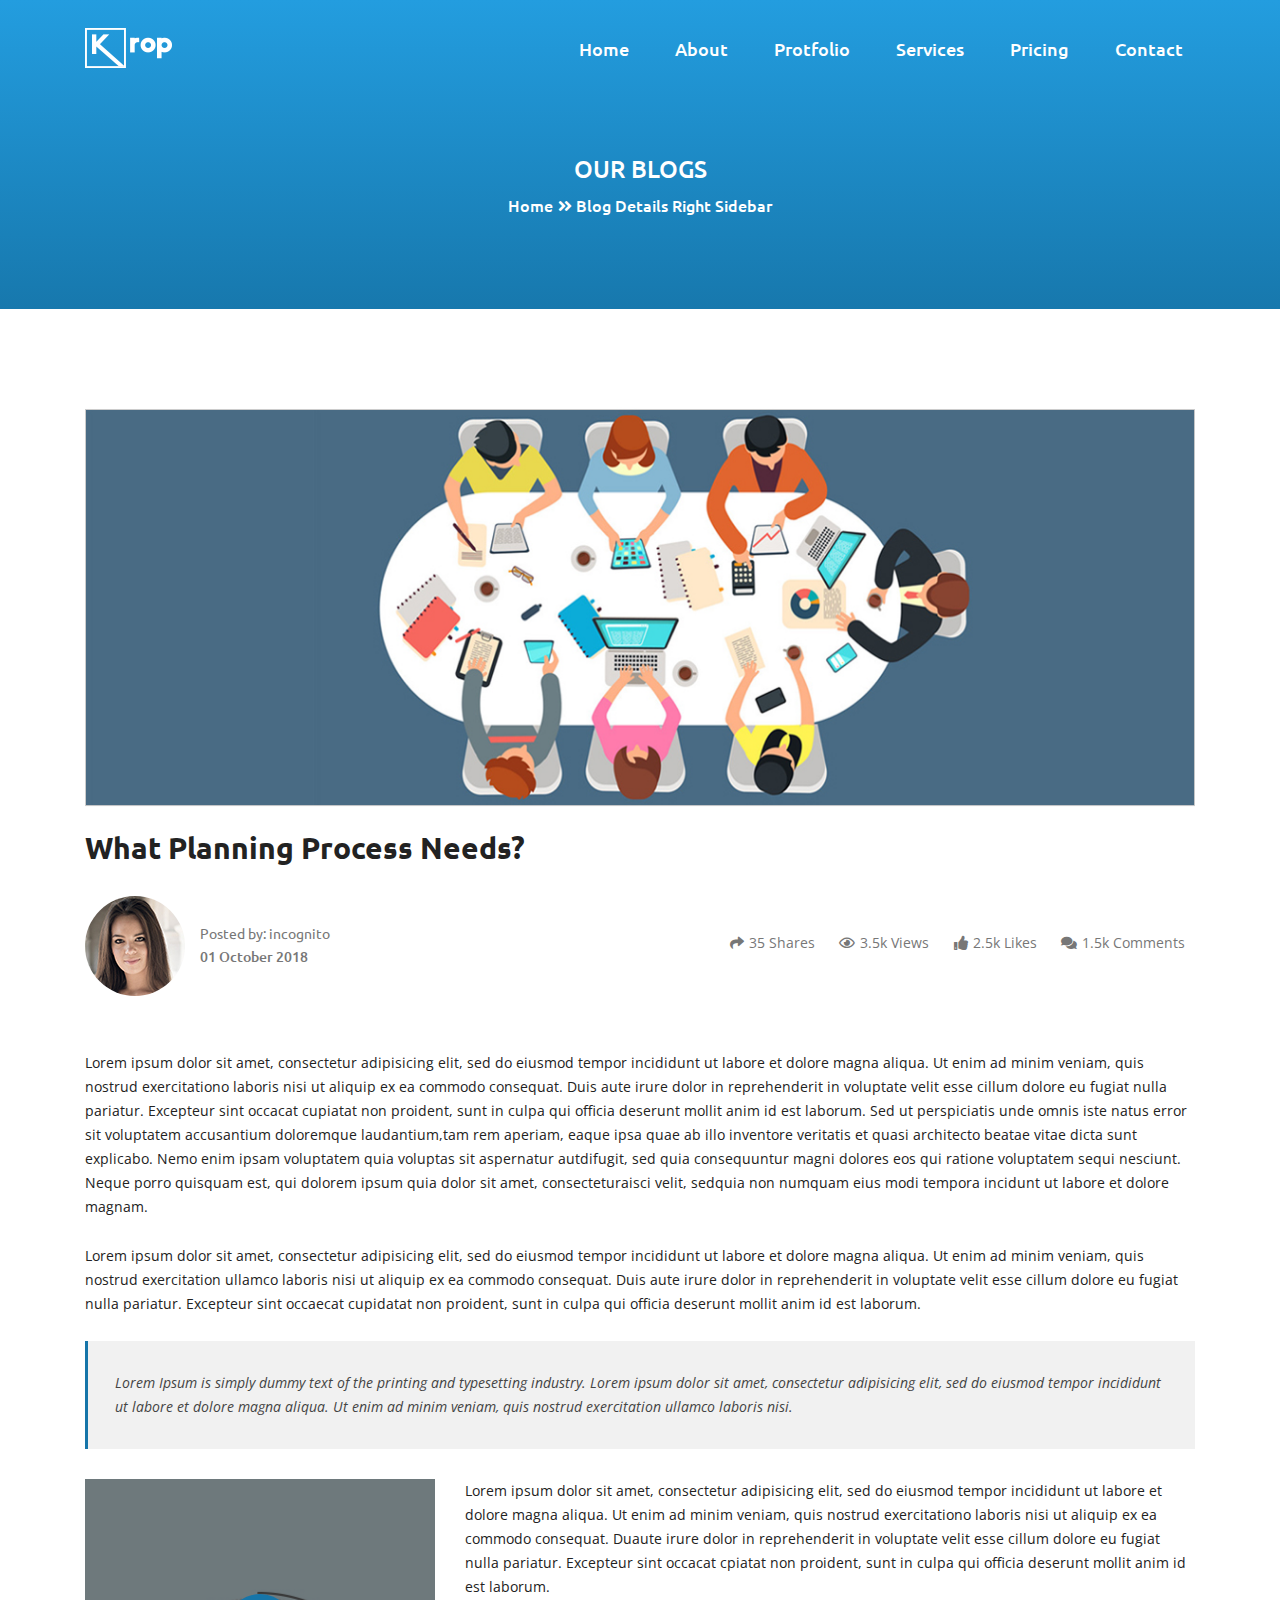
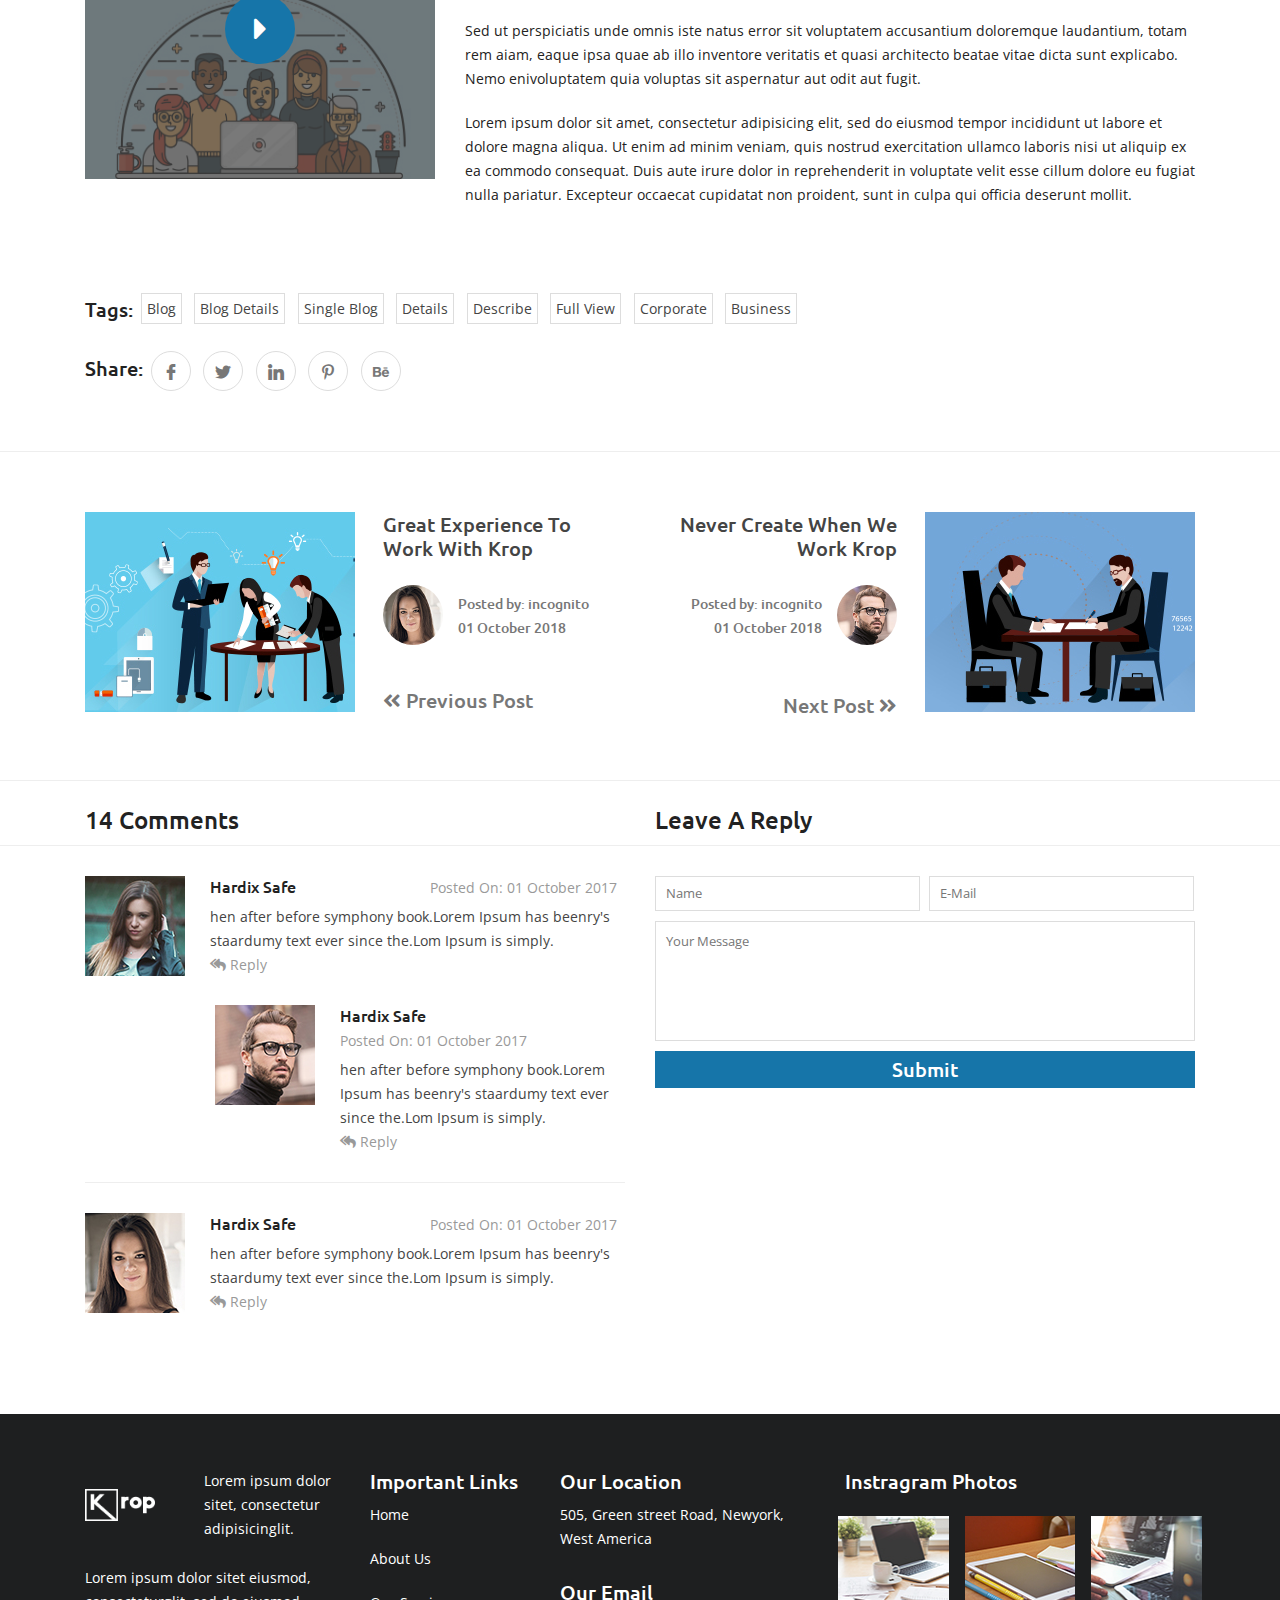
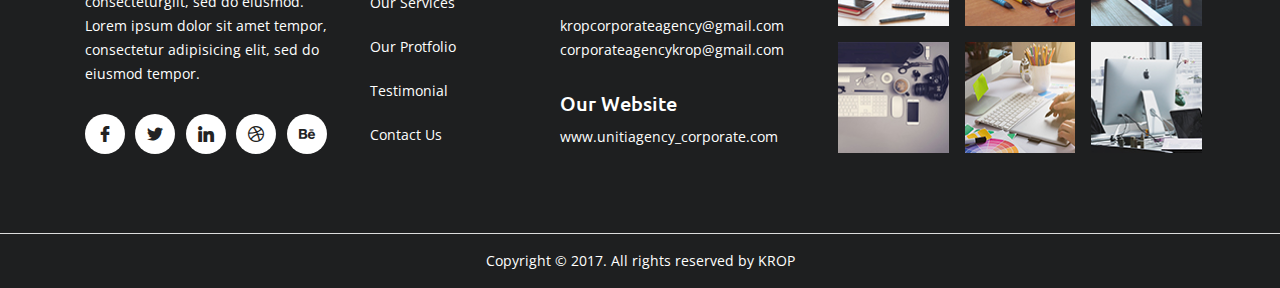
<file: blog4.html>
<!DOCTYPE html>
<html lang="en">

<head>
    <meta charset="UTF-8">
    <meta name="viewport" content="width=device-width, initial-scale=1, shrink-to-fit=no">
    <title>Blog Page-4 Krop</title>
    
    <!--================================================
                   CSS LINK PART START
    ==================================================-->
    <link rel="stylesheet" href="fonts/flaticon.css">
    <link rel="stylesheet" href="css/all.min.css">
    <link rel="stylesheet" href="css/venobox.css">
    <link rel="stylesheet" href="css/slick.css">
    <link rel="stylesheet" href="css/style.css">
    <link rel="stylesheet" href="css/responsive.css">
    <link rel="stylesheet" href="css/bootstrap.min.css">
    <!--================================================
                   CSS LINK PART END
    ==================================================-->
</head>

<body>


    <!--================================================
             PRELOADER & BACK BUTTON PART START
    ==================================================-->
<!--
      <div class="preloader js-preloader flex-center">
          <div class="dots">
              <div class="dot"></div>
              <div class="dot"></div>
              <div class="dot"></div>
          </div>
      </div>
-->
   
     <div class="back_btn">
        <a href="#"><i class="fas fa-angle-double-up"></i></a>
     </div>
    <!--================================================
             PRELOADER & BACK BUTTON PART START
    ==================================================-->
  

   
    <!--================================================
                      MENU PART START
    ==================================================-->
    <nav class="navbar navbar-expand-lg menu_head">
        <div class="container">
            <a class="navbar-brand" href="#"><img src="images/menu_logo.png" alt="menu_logo"></a>
            <button class="navbar-toggler" type="button" data-toggle="collapse" data-target="#navbarSupportedContent" aria-controls="navbarSupportedContent" aria-expanded="false" aria-label="Toggle navigation">
                <span class="navbar-toggler-icon"></span>
            </button>

            <div class="collapse navbar-collapse" id="navbarSupportedContent">
                <ul class="navbar-nav ml-auto">
                    <li class="nav-item active">
                        <a class="nav-link" href="index.html">Home <span class="sr-only">(current)</span></a>
                    </li>
                    <li class="nav-item">
                        <a class="nav-link" href="#inner_about">about</a>
                    </li>
                    <li class="nav-item">
                        <a class="nav-link" href="protfolio.html">protfolio</a>
                    </li>
                    <li class="nav-item">
                        <a class="nav-link" href="service.html">services</a>
                    </li>
                    <li class="nav-item">
                        <a class="nav-link" href="#">pricing</a>
                    </li>
                    <li class="nav-item">
                        <a class="nav-link" href="#">contact</a>
                    </li>
                </ul>
            </div>
        </div>
    </nav>
    <!--================================================
                       MENU PART END
    ==================================================-->
    
    
    
    <!--================================================
             INNER BLOG PAGE-4 BANNER PART START
    ==================================================-->
    <section id="inner_banner">
        <div class="container">
            <div class="row">
                <div class="inner_b_text">
                    <h2>our blogs</h2>
                    <div class="inner_b_link">
                        <span><a href="index.html">home</a></span>
                        <span><i class="fas fa-angle-double-right"></i></span>
                        <span><a href="blog4.html">Blog details right sidebar</a></span>
                    </div>
                </div>
            </div>
        </div>
    </section>
    <!--================================================
              INNER BLOG PAGE-4 BANNER PART END
    ==================================================-->
    

    

    <!--================================================
                INNER BLOG PAGE-4 PART START
    ==================================================-->
    <section id="b_details_part">
        <div class="container">
            <div class="row">
                <div class="col-lg-12">
                    <div class="b_details_img">
                        <img src="images/blog_details.jpg" alt="blog_details">
                    </div>
                </div>
            </div>
            <div class="row">
                <div class="col-lg-12">
                    <div class="b_details_head">
                        <h4>What Planning Process Needs?</h4>
                    </div>
                </div>
            </div>
            <div class="row">
                <div class="col-lg-6">
                    <div class="b_details_round">
                        <img src="images/blog_round.jpg" alt="blog_round">
                        <p>Posted by: incognito <span>01 October 2018</span></p>
                    </div>
                </div>
                <div class="col-lg-6">
                    <div class="b_details_social">
                        <ul>
                            <li><i class="fas fa-share"></i>35 Shares</li>
                            <li><i class="far fa-eye"></i>3.5k Views</li>
                            <li><i class="fas fa-thumbs-up"></i>2.5k Likes</li>
                            <li><i class="fas fa-comments"></i>1.5k Comments</li>
                        </ul>
                    </div>
                </div>
            </div>
            <div class="row">
                <div class="col-lg-12">
                    <div class="b_details_text">
                        <p>Lorem ipsum dolor sit amet, consectetur adipisicing elit, sed do eiusmod tempor incididunt ut labore et dolore magna aliqua. Ut enim ad minim veniam, quis nostrud exercitationo laboris nisi ut aliquip ex ea commodo consequat. Duis aute irure dolor in reprehenderit in voluptate velit esse cillum dolore eu fugiat nulla pariatur. Excepteur sint occacat cupiatat non proident, sunt in culpa qui officia deserunt mollit anim id est laborum. Sed ut perspiciatis unde omnis iste natus error sit voluptatem accusantium doloremque laudantium,tam rem aperiam, eaque ipsa quae ab illo inventore veritatis et quasi architecto beatae vitae dicta sunt explicabo. Nemo enim ipsam voluptatem quia voluptas sit aspernatur autdifugit, sed quia consequuntur magni dolores eos qui ratione voluptatem sequi nesciunt. Neque porro quisquam est, qui dolorem ipsum quia dolor sit amet, consecteturaisci velit, sedquia non numquam eius modi tempora incidunt ut labore et dolore magnam.<span>
                            Lorem ipsum dolor sit amet, consectetur adipisicing elit, sed do eiusmod tempor incididunt ut labore et dolore magna aliqua. Ut enim ad minim veniam, quis nostrud exercitation ullamco laboris nisi ut aliquip ex ea commodo consequat. Duis aute irure dolor in reprehenderit in voluptate velit esse cillum dolore eu fugiat nulla pariatur. Excepteur sint occaecat cupidatat non proident, sunt in culpa qui officia deserunt mollit anim id est laborum.</span></p>
                    </div>
                    <div class="b_light_text">
                        <i>Lorem Ipsum is simply dummy text of the printing and typesetting industry. Lorem ipsum dolor sit amet, consectetur adipisicing elit, sed do eiusmod tempor incididunt ut labore et dolore magna aliqua. Ut enim ad minim veniam, quis nostrud exercitation ullamco laboris nisi.</i>
                    </div>
                </div>
            </div>
            <div class="row">
                <div class="col-lg-4">
                    <div class="in_details_video">
                        <img src="images/sidebar_video.jpg" alt="sidebar_video">
                        <div class="in_details_overlay">
                            <i class="fas fa-caret-right"></i>
                        </div>
                    </div>
                </div>
                <div class="col-lg-8">
                    <div class="b_video_text">
                       <p>Lorem ipsum dolor sit amet, consectetur adipisicing elit, sed do eiusmod tempor incididunt ut labore et dolore magna aliqua. Ut enim ad minim veniam, quis nostrud exercitationo laboris nisi ut aliquip ex ea commodo consequat. Duaute irure dolor in reprehenderit in voluptate velit esse cillum dolore eu fugiat nulla pariatur. Excepteur sint occacat cpiatat non proident, sunt in culpa qui officia deserunt mollit anim id est laborum.
                       
                       <span>Sed ut perspiciatis unde omnis iste natus error sit voluptatem accusantium doloremque laudantium, totam rem aiam, eaque ipsa quae ab illo inventore veritatis et quasi architecto beatae vitae dicta sunt explicabo. Nemo enivoluptatem quia voluptas sit aspernatur aut odit aut fugit.</span>
                       
                       <span>Lorem ipsum dolor sit amet, consectetur adipisicing elit, sed do eiusmod tempor incididunt ut labore et dolore magna aliqua. Ut enim ad minim veniam, quis nostrud exercitation ullamco laboris nisi ut aliquip ex ea commodo consequat. Duis aute irure dolor in reprehenderit in voluptate velit esse cillum dolore eu fugiat nulla pariatur. Excepteur occaecat cupidatat non proident, sunt in culpa qui officia deserunt mollit.</span></p>
                    </div>
                </div>
            </div>
            <div class="row">
                <div class="col-lg-12">
                    <div class="b_details_tag">
                        <h4>tags:</h4>
                        <ul>
                            <li><a href="#">blog</a></li>
                            <li><a href="#">blog details</a></li>
                            <li><a href="#">single blog</a></li>
                            <li><a href="#">details</a></li>
                            <li><a href="#">describe</a></li>
                            <li><a href="#">full view</a></li>
                            <li><a href="#">corporate</a></li>
                            <li><a href="#">business</a></li>
                        </ul>
                    </div>
                    <div class="b_details_share">
                        <h4>share:</h4>
                        <ul>
                            <li><a href="#"><i class="flaticon-facebook-logo"></i></a></li>
                            <li><a href="#"><i class="flaticon-twitter"></i></a></li>
                            <li><a href="#"><i class="flaticon-linkedin"></i></a></li>
                            <li><a href="#"><i class="fab fa-pinterest-p"></i></a></li>
                            <li><a href="#"><i class="flaticon-behance"></i></a></li>
                        </ul>
                    </div>
                </div>
            </div>
        </div>
    </section>
    <!--================================================
                INNER BLOG PAGE-4 PART END
    ==================================================-->
    
    
    
    
    <!--================================================
                NEXT & PREVIOUS PART START
    ==================================================-->
    <section id="b4_previous">
        <div class="container">
            <div class="row">
                <div class="col-lg-6">
                    <div class="b4_post">
                        <div class="post_img">
                            <img src="images/post1.jpg" alt="post1">
                        </div>
                        <div class="post_content">
                            <h4>Great Experience to Work with Krop</h4>
                            <div class="b_post_round">
                                <img src="images/blog_round.jpg" alt="blog_round">
                                <p>Posted by: incognito <span>01 October 2018</span></p>
                            </div>
                            <a href="#"><i class="fas fa-angle-double-left"></i> previous post</a>
                        </div>
                    </div>
                </div>
                <div class="col-lg-6">
                    <div class="b4_post2">
                        <div class="post_content2">
                            <h4>Never create when we work krop</h4>
                            <div class="b_post_round2">
                                <img src="images/comment2.jpg" alt="comment2">
                                <p>Posted by: incognito <span>01 October 2018</span></p>
                            </div>
                            <a href="#">next post <i class="fas fa-angle-double-right"></i></a>
                        </div>
                        <div class="post_img2">
                            <img src="images/post2.jpg" alt="post2">
                        </div>
                    </div>
                </div>
            </div>
        </div>
    </section>
    <!--================================================
                NEXT & PREVIOUS PART END
    ==================================================-->
    
    
    
    <!--================================================
                COMMENT & LEAVE PART START
    ==================================================-->
    <section id="b4_comment_head">
        <div class="container">
            <div class="row">
                <div class="col-lg-6">
                    <div class="b4_top">
                        <h4>14 comments</h4>
                    </div>
                </div>
                <div class="col-lg-6">
                    <div class="b4_top">
                        <h4>leave a reply</h4>
                    </div>
                </div>
            </div>
        </div>
    </section>
    <!--================================================
                COMMENT & LEAVE PART END
    ==================================================-->
    
    
    
    
    <!--================================================
                POST & REPLY FORM PART START
    ==================================================-->
    <section id="b4_comment">
        <div class="container">
            <div class="row">
                <div class="col-lg-6">
                    <div class="b4_comment_main">
                        <div class="b4_comment_img">
                            <img src="images/comment1.jpg" alt="comment1">
                        </div>
                        <div class="b4_comment_text">
                            <h4>Hardix Safe</h4>
                            <span>Posted on: 01 october 2017</span>
                            <p>hen after before symphony book.Lorem Ipsum has beenry's staardumy text ever since the.Lom Ipsum is simply.</p>
                            <a href="#"><i class="fas fa-reply-all"></i> reply</a>
                        </div>
                    </div>
                    <div class="b4_comment_main mahmud">
                        <div class="b4_comment_img">
                            <img src="images/comment2.jpg" alt="comment2">
                        </div>
                        <div class="b4_comment_text">
                            <h5>Hardix Safe</h5>
                            <span>Posted on: 01 october 2017</span>
                            <p>hen after before symphony book.Lorem Ipsum has beenry's staardumy text ever since the.Lom Ipsum is simply.</p>
                            <a href="#"><i class="fas fa-reply-all"></i> reply</a>
                        </div>
                    </div>
                    <div class="b4_comment_main b4_border">
                        <div class="b4_comment_img">
                            <img src="images/blog_round.jpg" alt="blog_round">
                        </div>
                        <div class="b4_comment_text">
                            <h4>Hardix Safe</h4>
                            <span>Posted on: 01 october 2017</span>
                            <p>hen after before symphony book.Lorem Ipsum has beenry's staardumy text ever since the.Lom Ipsum is simply.</p>
                            <a href="#"><i class="fas fa-reply-all"></i> reply</a>
                        </div>
                    </div>
                </div>
                <div class="col-lg-6">
                    <form action="" method="">
                        <div class="b4_leave">
                            <input type="text" placeholder="Name">
                            <input type="email" class="b4_input" placeholder="E-mail">
                            <textarea placeholder="Your Message"></textarea>
                            <button type="submit">submit</button>
                        </div>
                    </form>
                </div>
            </div>
        </div>
    </section>
    <!--================================================
                POST & REPLY FORM PART END
    ==================================================-->
    

    
   
    <!--================================================
                     FOOTER PART START
    ==================================================-->
    <section id="footer_part">
        <div class="container">
            <div class="row">
                <div class="col-lg-3">
                    <div class="footer_krop">
                       <div class="row">
                           <div class="col-lg-5">
                               <div class="footer_logo">
                                   <a href="#"><img src="images/menu_logo.png" alt="menu_logo"></a>
                               </div>
                           </div>
                           <div class="col-lg-7">
                               <div class="logo_text">
                                   <p>Lorem ipsum dolor sitet, consectetur adipisicinglit.</p>
                               </div>
                           </div>
                       </div>
                        <div class="footer_text">
                            <p>Lorem ipsum dolor sitet eiusmod, consecteturglit, sed do eiusmod. Lorem ipsum dolor sit amet tempor, consectetur adipisicing elit, sed do eiusmod tempor.</p>
                        </div>
                        <div class="footer_icon">
                            <ul>
                                <li><a href="#"><i class="flaticon-facebook-logo"></i></a></li>
                                <li><a href="#"><i class="flaticon-twitter"></i></a></li>
                                <li><a href="#"><i class="flaticon-linkedin"></i></a></li>
                                <li><a href="#"><i class="flaticon-dribbble-logo"></i></a></li>
                                <li><a href="#"><i class="flaticon-behance"></i></a></li>
                            </ul>
                        </div>
                    </div>
                </div>
                <div class="col-lg-2">
                    <div class="footer_link">
                        <h4>important links</h4>
                        <ul>
                            <li><a href="#">home</a></li>
                            <li><a href="#">about us</a></li>
                            <li><a href="#">our services</a></li>
                            <li><a href="#">our protfolio</a></li>
                            <li><a href="#">testimonial</a></li>
                            <li><a href="#">contact us</a></li>
                        </ul>
                    </div>
                </div>
                <div class="col-lg-3">
                    <div class="footer_location">
                        <h4>our location</h4>
                        <p>505, Green street Road, Newyork, <span>West America</span></p>
                    </div>
                    <div class="footer_location">
                        <h4>our email</h4>
                        <p>kropcorporateagency@gmail.com <span>corporateagencykrop@gmail.com</span></p>
                    </div>
                    <div class="footer_location">
                        <h4>our website</h4>
                        <p>www.unitiagency_corporate.com</p>
                    </div>
                </div>
                <div class="col-lg-4">
                    <div class="footer_image">
                        <div class="row">
                            <div class="col-lg-12">
                                <h4>instragram photos</h4>
                            </div>
                        </div>
                        <div class="row">
                            <div class="col-lg-4 p-2">
                                <img src="images/footer1.jpg" alt="footer1">
                            </div>
                            <div class="col-lg-4 p-2">
                                <img src="images/footer2.jpg" alt="footer2">
                            </div>
                            <div class="col-lg-4 p-2">
                                <img src="images/footer3.jpg" alt="footer3">
                            </div>
                        </div>
                        <div class="row pt-1.5">
                            <div class="col-lg-4 p-2">
                                <img src="images/footer4.jpg" alt="footer4">
                            </div>
                            <div class="col-lg-4 p-2">
                                <img src="images/footer5.jpg" alt="footer5">
                            </div>
                            <div class="col-lg-4 p-2">
                                <img src="images/footer6.jpg" alt="footer6">
                            </div>
                        </div>
                    </div>
                </div>
            </div>
        </div>
    </section>
    <!--================================================
                      FOOTER PART END
    ==================================================-->
    
    
    
    <!--================================================
                     FOOTER END PART START
    ==================================================-->
    <section id="end_part">
        <div class="container">
            <div class="end">
                <p>Copyright &copy; 2017. All rights reserved by KROP</p>
            </div>
        </div>
    </section>
    <!--================================================
                     FOOTER END PART END
    ==================================================-->
    
    
    
    <!--================================================
                JAVA SCRIPT LINK PART START
    ==================================================-->
    <script src="js/jquery-1.12.4.min.js"></script>
    <script src="js/popper.min.js"></script>
    <script src="js/bootstrap.min.js"></script>
    <script src="js/waypoints.min.js"></script>
    <script src="js/jquery.counterup.min.js"></script>
    <script src="js/venobox.min.js"></script>
    <script src="js/venobox.js"></script>
    <script src="js/mixitup.min.js"></script>
    <script src="js/slick.min.js"></script>
    <script src="js/script.js"></script>
    <!--================================================
                JAVA SCRIPT LINK PART END
    ==================================================-->
    
</body>

</html>
</file>
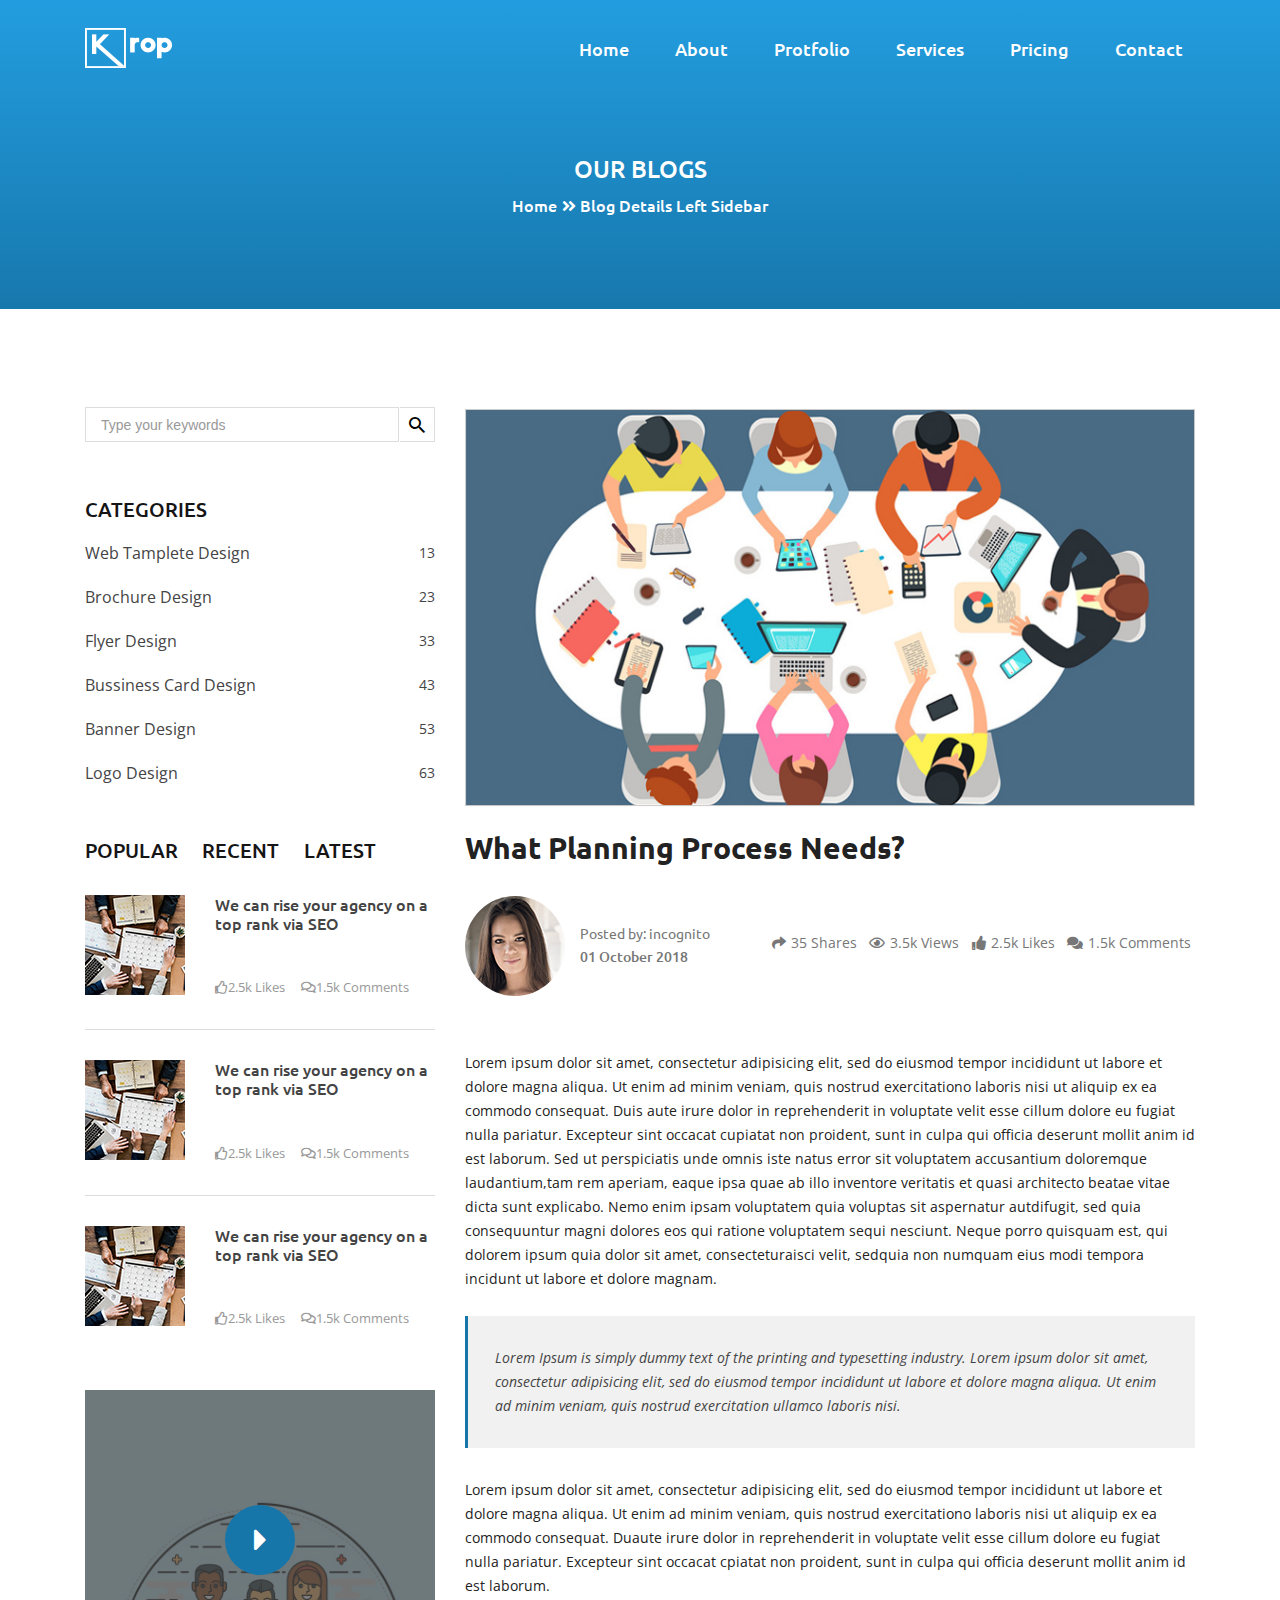
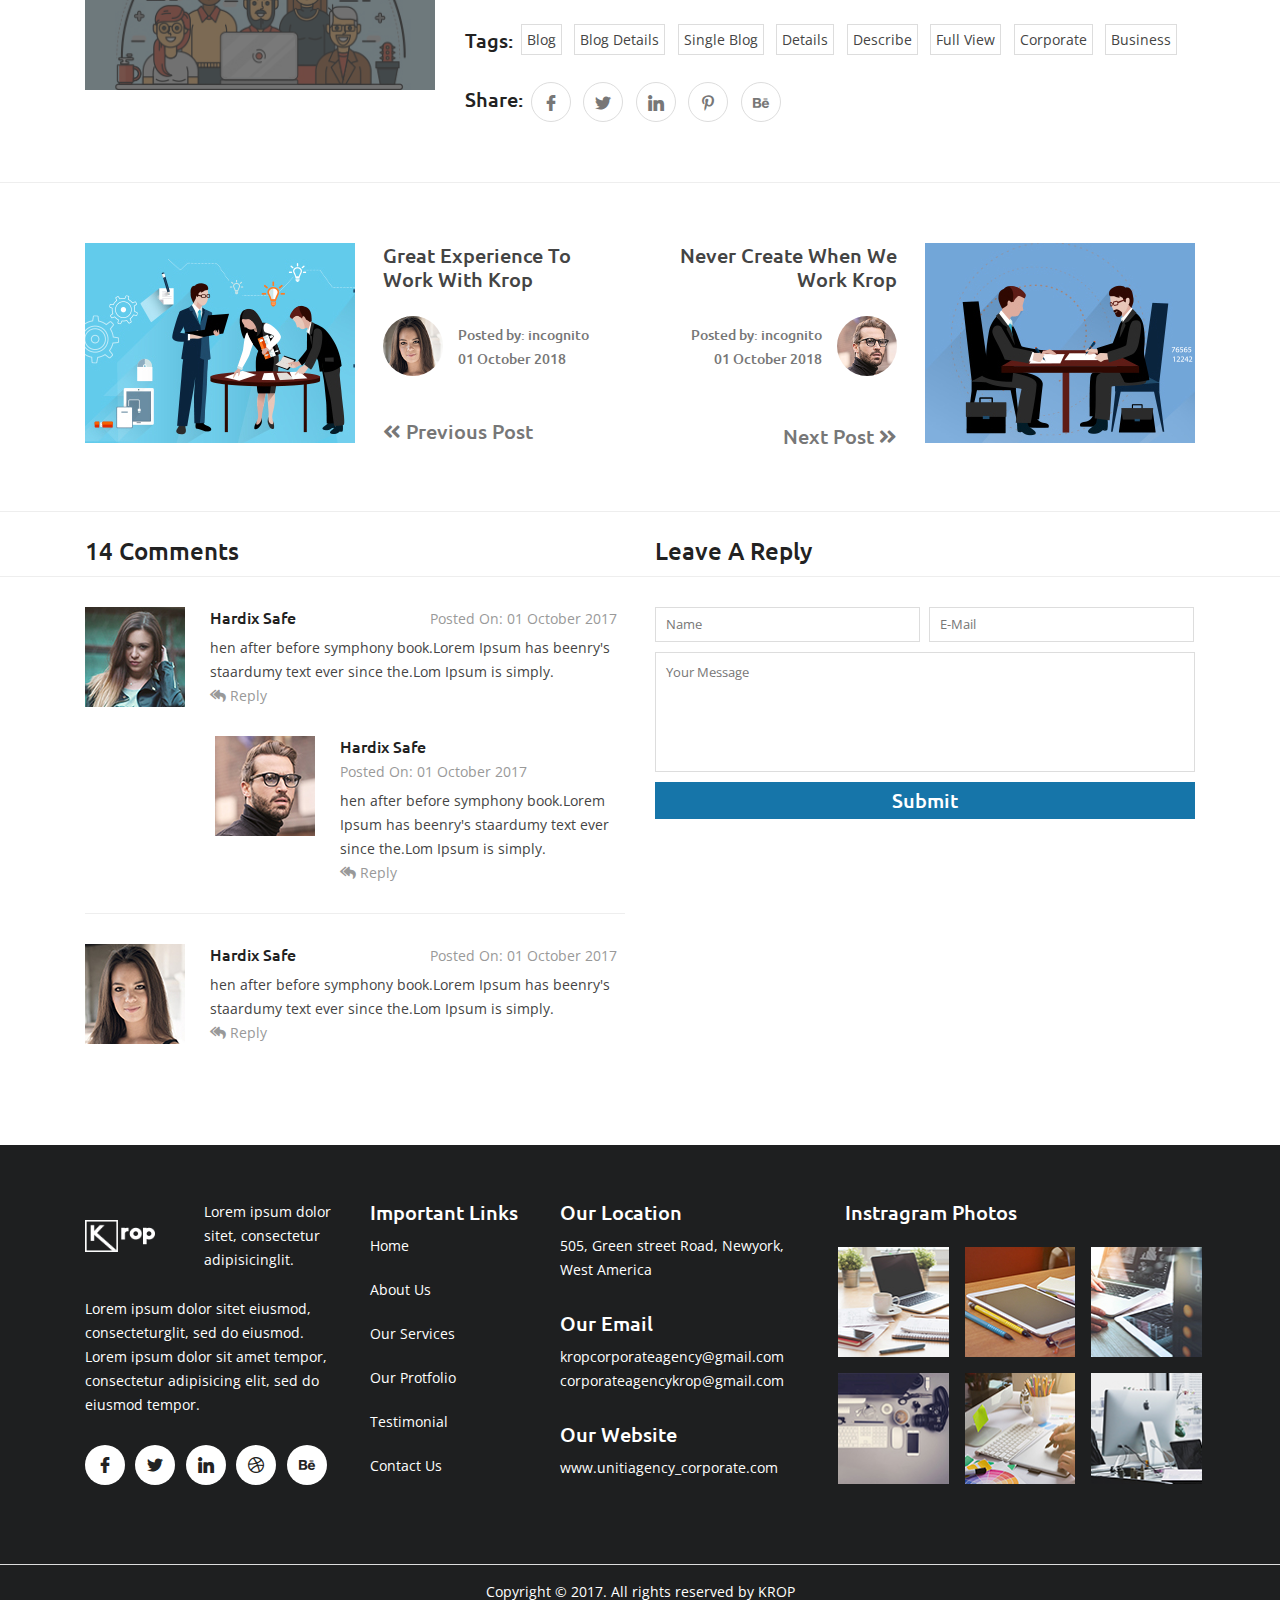
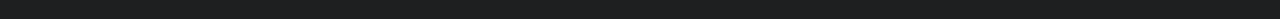
<file: blog5.html>
<!DOCTYPE html>
<html lang="en">

<head>
    <meta charset="UTF-8">
    <meta name="viewport" content="width=device-width, initial-scale=1, shrink-to-fit=no">
    <title>Blog Page-5 Krop</title>
    
    <!--================================================
                   CSS LINK PART START
    ==================================================-->
    <link rel="stylesheet" href="fonts/flaticon.css">
    <link rel="stylesheet" href="css/all.min.css">
    <link rel="stylesheet" href="css/venobox.css">
    <link rel="stylesheet" href="css/slick.css">
    <link rel="stylesheet" href="css/style.css">
    <link rel="stylesheet" href="css/responsive.css">
    <link rel="stylesheet" href="css/bootstrap.min.css">
    <!--================================================
                   CSS LINK PART END
    ==================================================-->
</head>

<body>


    <!--================================================
             PRELOADER & BACK BUTTON PART START
    ==================================================-->
<!--
      <div class="preloader js-preloader flex-center">
          <div class="dots">
              <div class="dot"></div>
              <div class="dot"></div>
              <div class="dot"></div>
          </div>
      </div>
-->
   
     <div class="back_btn">
        <a href="#"><i class="fas fa-angle-double-up"></i></a>
     </div>
    <!--================================================
             PRELOADER & BACK BUTTON PART START
    ==================================================-->
  

   
    <!--================================================
                      MENU PART START
    ==================================================-->
    <nav class="navbar navbar-expand-lg menu_head">
        <div class="container">
            <a class="navbar-brand" href="#"><img src="images/menu_logo.png" alt="menu_logo"></a>
            <button class="navbar-toggler" type="button" data-toggle="collapse" data-target="#navbarSupportedContent" aria-controls="navbarSupportedContent" aria-expanded="false" aria-label="Toggle navigation">
                <span class="navbar-toggler-icon"></span>
            </button>

            <div class="collapse navbar-collapse" id="navbarSupportedContent">
                <ul class="navbar-nav ml-auto">
                    <li class="nav-item active">
                        <a class="nav-link" href="index.html">Home <span class="sr-only">(current)</span></a>
                    </li>
                    <li class="nav-item">
                        <a class="nav-link" href="#inner_about">about</a>
                    </li>
                    <li class="nav-item">
                        <a class="nav-link" href="protfolio.html">protfolio</a>
                    </li>
                    <li class="nav-item">
                        <a class="nav-link" href="service.html">services</a>
                    </li>
                    <li class="nav-item">
                        <a class="nav-link" href="#">pricing</a>
                    </li>
                    <li class="nav-item">
                        <a class="nav-link" href="#">contact</a>
                    </li>
                </ul>
            </div>
        </div>
    </nav>
    <!--================================================
                       MENU PART END
    ==================================================-->
    
    
    
    <!--================================================
              INNER BLOG PAGE-5 BANNER PART START
    ==================================================-->
    <section id="inner_banner">
        <div class="container">
            <div class="row">
                <div class="inner_b_text">
                    <h2>our blogs</h2>
                    <div class="inner_b_link">
                        <span><a href="index.html">home</a></span>
                        <span><i class="fas fa-angle-double-right"></i></span>
                        <span><a href="blog5.html">Blog details left sidebar</a></span>
                    </div>
                </div>
            </div>
        </div>
    </section>
    <!--================================================
               INNER BLOG PAGE-5 BANNER PART END
    ==================================================-->
    

    

    <!--================================================
                INNER BLOG PAGE-5 PART START
    ==================================================-->
    <section id="b_details_part">
        <div class="container">
            <div class="row">
                <div class="col-lg-4">
                    <!--================================================
                                 SEARCH AND CATEGORY PART START
                       ==================================================-->
                    <div class="in_b2_main">
                        <div class="in_b2_search">
                            <input type="text" placeholder="Type your keywords">
                            <button type="submit"><i class="flaticon-searching-magnifying-glass"></i></button>
                        </div>
                        <div class="in_b2_key">
                            <h4>categories</h4>
                            <div class="in_b2_cate">
                                <a href="#">web tamplete design</a>
                                <p>13</p>
                            </div>
                            <div class="in_b2_cate">
                                <a href="#">brochure design</a>
                                <p>23</p>
                            </div>
                            <div class="in_b2_cate">
                                <a href="#">flyer design</a>
                                <p>33</p>
                            </div>
                            <div class="in_b2_cate">
                                <a href="#">bussiness card design</a>
                                <p>43</p>
                            </div>
                            <div class="in_b2_cate">
                                <a href="#">banner design</a>
                                <p>53</p>
                            </div>
                            <div class="in_b2_cate">
                                <a href="#">logo design</a>
                                <p>63</p>
                            </div>
                        </div>
                    </div>
                    <!--================================================
                                SEARCH AND CATEGORY PART END
                    ==================================================-->
                    
                    
                    <!--================================================
                                     MIXITUP PART START
                    ==================================================-->
                    <div class="in_b2_mixbtn">
                        <button type="button">POPULAR</button>
                        <button type="button">RECENT</button>
                        <button type="button">LATEST</button>
                    </div>
                    <div class="in_b2_mixmain">
                        <div class="in_b2_mixcate">
                            <div class="in_b2_miximg">
                                <img src="images/sidebar1.jpg" alt="sidebar1">
                            </div>
                            <div class="in_b2_mixtext">
                                <h4>We can rise your agency on a top rank via SEO</h4>
                                <ul>
                                    <li><i class="far fa-thumbs-up"></i>2.5k Likes</li>
                                    <li><i class="far fa-comments"></i>1.5k Comments</li>
                                </ul>
                            </div>
                        </div>
                        <div class="in_b2_mixcate">
                            <div class="in_b2_miximg">
                                <img src="images/sidebar1.jpg" alt="sidebar1">
                            </div>
                            <div class="in_b2_mixtext">
                                <h4>We can rise your agency on a top rank via SEO</h4>
                                <ul>
                                    <li><i class="far fa-thumbs-up"></i>2.5k Likes</li>
                                    <li><i class="far fa-comments"></i>1.5k Comments</li>
                                </ul>
                            </div>
                        </div>
                        <div class="in_b2_mixcate">
                            <div class="in_b2_miximg">
                                <img src="images/sidebar1.jpg" alt="sidebar1">
                            </div>
                            <div class="in_b2_mixtext">
                                <h4>We can rise your agency on a top rank via SEO</h4>
                                <ul>
                                    <li><i class="far fa-thumbs-up"></i>2.5k Likes</li>
                                    <li><i class="far fa-comments"></i>1.5k Comments</li>
                                </ul>
                            </div>
                        </div>
                    </div>
                    <!--================================================
                                      MIXITUP PART END
                    ==================================================-->
                    
                    
                    
                    <!--================================================
                                     VIDEO PART START
                    ==================================================-->
                    <div class="in_b2_video">
                        <img src="images/sidebar_video.jpg" alt="sidebar_video">
                        <div class="in_b2_overlay">
                            <i class="fas fa-caret-right"></i>
                        </div>
                    </div>
                <!--================================================
                                    VIDEO PART END
                ==================================================-->
                </div>
                
                <!--================================================
                                BLOG DETAILS PART START
                ==================================================-->
                <div class="col-lg-8">
                    <div class="row">
                        <div class="col-lg-12">
                            <div class="b_details_img">
                                <img src="images/blog_left.jpg" alt="blog_left">
                            </div>
                        </div>
                    </div>
                    <div class="row">
                        <div class="col-lg-12">
                            <div class="b_details_head">
                                <h4>What Planning Process Needs?</h4>
                            </div>
                        </div>
                    </div>
                    <div class="row">
                        <div class="col-lg-5">
                            <div class="b5_round">
                                <img src="images/blog_round.jpg" alt="blog_round">
                                <p>Posted by: incognito <span>01 October 2018</span></p>
                            </div>
                        </div>
                        <div class="col-lg-7 pl-0">
                            <div class="b5_social">
                                <ul>
                                    <li><i class="fas fa-share"></i>35 Shares</li>
                                    <li><i class="far fa-eye"></i>3.5k Views</li>
                                    <li><i class="fas fa-thumbs-up"></i>2.5k Likes</li>
                                    <li><i class="fas fa-comments"></i>1.5k Comments</li>
                                </ul>
                            </div>
                        </div>
                    </div>
                    <div class="row">
                        <div class="col-lg-12">
                            <div class="b_details_text">
                                <p>Lorem ipsum dolor sit amet, consectetur adipisicing elit, sed do eiusmod tempor incididunt ut labore et dolore magna aliqua. Ut enim ad minim veniam, quis nostrud exercitationo laboris nisi ut aliquip ex ea commodo consequat. Duis aute irure dolor in reprehenderit in voluptate velit esse cillum dolore eu fugiat nulla pariatur. Excepteur sint occacat cupiatat non proident, sunt in culpa qui officia deserunt mollit anim id est laborum. Sed ut perspiciatis unde omnis iste natus error sit voluptatem accusantium doloremque laudantium,tam rem aperiam, eaque ipsa quae ab illo inventore veritatis et quasi architecto beatae vitae dicta sunt explicabo. Nemo enim ipsam voluptatem quia voluptas sit aspernatur autdifugit, sed quia consequuntur magni dolores eos qui ratione voluptatem sequi nesciunt. Neque porro quisquam est, qui dolorem ipsum quia dolor sit amet, consecteturaisci velit, sedquia non numquam eius modi tempora incidunt ut labore et dolore magnam.</p>
                            </div>
                            <div class="b_light_text">
                                <i>Lorem Ipsum is simply dummy text of the printing and typesetting industry. Lorem ipsum dolor sit amet, consectetur adipisicing elit, sed do eiusmod tempor incididunt ut labore et dolore magna aliqua. Ut enim ad minim veniam, quis nostrud exercitation ullamco laboris nisi.</i>
                            </div>
                        </div>
                    </div>
                    <div class="row">
                        <div class="col-lg-12">
                            <div class="b_video_text">
                                <p>Lorem ipsum dolor sit amet, consectetur adipisicing elit, sed do eiusmod tempor incididunt ut labore et dolore magna aliqua. Ut enim ad minim veniam, quis nostrud exercitationo laboris nisi ut aliquip ex ea commodo consequat. Duaute irure dolor in reprehenderit in voluptate velit esse cillum dolore eu fugiat nulla pariatur. Excepteur sint occacat cpiatat non proident, sunt in culpa qui officia deserunt mollit anim id est laborum.</p>
                            </div>
                        </div>
                    </div>
                    <div class="row">
                        <div class="col-lg-12">
                            <div class="b5_tag">
                                <h4>tags:</h4>
                                <ul>
                                    <li><a href="#">blog</a></li>
                                    <li><a href="#">blog details</a></li>
                                    <li><a href="#">single blog</a></li>
                                    <li><a href="#">details</a></li>
                                    <li><a href="#">describe</a></li>
                                    <li><a href="#">full view</a></li>
                                    <li><a href="#">corporate</a></li>
                                    <li><a href="#">business</a></li>
                                </ul>
                            </div>
                            <div class="b_details_share">
                                <h4>share:</h4>
                                <ul>
                                    <li><a href="#"><i class="flaticon-facebook-logo"></i></a></li>
                                    <li><a href="#"><i class="flaticon-twitter"></i></a></li>
                                    <li><a href="#"><i class="flaticon-linkedin"></i></a></li>
                                    <li><a href="#"><i class="fab fa-pinterest-p"></i></a></li>
                                    <li><a href="#"><i class="flaticon-behance"></i></a></li>
                                </ul>
                            </div>
                        </div>
                    </div>
                </div>
                <!--================================================
                                BLOG DETAILS PART END
                ==================================================-->
            </div>
        </div>
    </section>
    <!--================================================
                INNER BLOG PAGE-5 PART END
    ==================================================-->
    
    
    
    
    <!--================================================
                NEXT AND PREVIOUS PART START
    ==================================================-->
    <section id="b4_previous">
        <div class="container">
            <div class="row">
                <div class="col-lg-6">
                    <div class="b4_post">
                        <div class="post_img">
                            <img src="images/post1.jpg" alt="post1">
                        </div>
                        <div class="post_content">
                            <h4>Great Experience to Work with Krop</h4>
                            <div class="b_post_round">
                                <img src="images/blog_round.jpg" alt="blog_round">
                                <p>Posted by: incognito <span>01 October 2018</span></p>
                            </div>
                            <a href="#"><i class="fas fa-angle-double-left"></i> previous post</a>
                        </div>
                    </div>
                </div>
                <div class="col-lg-6">
                    <div class="b4_post2">
                        <div class="post_content2">
                            <h4>Never create when we work krop</h4>
                            <div class="b_post_round2">
                                <img src="images/comment2.jpg" alt="comment2">
                                <p>Posted by: incognito <span>01 October 2018</span></p>
                            </div>
                            <a href="#">next post <i class="fas fa-angle-double-right"></i></a>
                        </div>
                        <div class="post_img2">
                            <img src="images/post2.jpg" alt="post2">
                        </div>
                    </div>
                </div>
            </div>
        </div>
    </section>
    <!--================================================
                NEXT AND PREVIOUS PART END
    ==================================================-->
    
    
    
    <!--================================================
                COMMENT AND REPLY PART START
    ==================================================-->
    <section id="b4_comment_head">
        <div class="container">
            <div class="row">
                <div class="col-lg-6">
                    <div class="b4_top">
                        <h4>14 comments</h4>
                    </div>
                </div>
                <div class="col-lg-6">
                    <div class="b4_top">
                        <h4>leave a reply</h4>
                    </div>
                </div>
            </div>
        </div>
    </section>
    <!--================================================
                COMMENT AND REPLY PART END
    ==================================================-->
    
    
    
    
    <!--================================================
                 POST AND FORM PART START
    ==================================================-->
    <section id="b4_comment">
        <div class="container">
            <div class="row">
                <div class="col-lg-6">
                    <div class="b4_comment_main">
                        <div class="b4_comment_img">
                            <img src="images/comment1.jpg" alt="comment1">
                        </div>
                        <div class="b4_comment_text">
                            <h4>Hardix Safe</h4>
                            <span>Posted on: 01 october 2017</span>
                            <p>hen after before symphony book.Lorem Ipsum has beenry's staardumy text ever since the.Lom Ipsum is simply.</p>
                            <a href="#"><i class="fas fa-reply-all"></i> reply</a>
                        </div>
                    </div>
                    <div class="b4_comment_main mahmud">
                        <div class="b4_comment_img">
                            <img src="images/comment2.jpg" alt="comment2">
                        </div>
                        <div class="b4_comment_text">
                            <h5>Hardix Safe</h5>
                            <span>Posted on: 01 october 2017</span>
                            <p>hen after before symphony book.Lorem Ipsum has beenry's staardumy text ever since the.Lom Ipsum is simply.</p>
                            <a href="#"><i class="fas fa-reply-all"></i> reply</a>
                        </div>
                    </div>
                    <div class="b4_comment_main b4_border">
                        <div class="b4_comment_img">
                            <img src="images/blog_round.jpg" alt="blog_round">
                        </div>
                        <div class="b4_comment_text">
                            <h4>Hardix Safe</h4>
                            <span>Posted on: 01 october 2017</span>
                            <p>hen after before symphony book.Lorem Ipsum has beenry's staardumy text ever since the.Lom Ipsum is simply.</p>
                            <a href="#"><i class="fas fa-reply-all"></i> reply</a>
                        </div>
                    </div>
                </div>
                <div class="col-lg-6">
                    <form action="" method="">
                        <div class="b4_leave">
                            <input type="text" placeholder="Name">
                            <input type="email" class="b4_input" placeholder="E-mail">
                            <textarea placeholder="Your Message"></textarea>
                            <button type="submit">submit</button>
                        </div>
                    </form>
                </div>
            </div>
        </div>
    </section>
    <!--================================================
                  POST AND FORM PART END
    ==================================================-->

    

    
   
    

    <!--================================================
                      FOOTER PART START
    ==================================================-->
    <section id="footer_part">
        <div class="container">
            <div class="row">
                <div class="col-lg-3">
                    <div class="footer_krop">
                       <div class="row">
                           <div class="col-lg-5">
                               <div class="footer_logo">
                                   <a href="#"><img src="images/menu_logo.png" alt="menu_logo"></a>
                               </div>
                           </div>
                           <div class="col-lg-7">
                               <div class="logo_text">
                                   <p>Lorem ipsum dolor sitet, consectetur adipisicinglit.</p>
                               </div>
                           </div>
                       </div>
                        <div class="footer_text">
                            <p>Lorem ipsum dolor sitet eiusmod, consecteturglit, sed do eiusmod. Lorem ipsum dolor sit amet tempor, consectetur adipisicing elit, sed do eiusmod tempor.</p>
                        </div>
                        <div class="footer_icon">
                            <ul>
                                <li><a href="#"><i class="flaticon-facebook-logo"></i></a></li>
                                <li><a href="#"><i class="flaticon-twitter"></i></a></li>
                                <li><a href="#"><i class="flaticon-linkedin"></i></a></li>
                                <li><a href="#"><i class="flaticon-dribbble-logo"></i></a></li>
                                <li><a href="#"><i class="flaticon-behance"></i></a></li>
                            </ul>
                        </div>
                    </div>
                </div>
                <div class="col-lg-2">
                    <div class="footer_link">
                        <h4>important links</h4>
                        <ul>
                            <li><a href="#">home</a></li>
                            <li><a href="#">about us</a></li>
                            <li><a href="#">our services</a></li>
                            <li><a href="#">our protfolio</a></li>
                            <li><a href="#">testimonial</a></li>
                            <li><a href="#">contact us</a></li>
                        </ul>
                    </div>
                </div>
                <div class="col-lg-3">
                    <div class="footer_location">
                        <h4>our location</h4>
                        <p>505, Green street Road, Newyork, <span>West America</span></p>
                    </div>
                    <div class="footer_location">
                        <h4>our email</h4>
                        <p>kropcorporateagency@gmail.com <span>corporateagencykrop@gmail.com</span></p>
                    </div>
                    <div class="footer_location">
                        <h4>our website</h4>
                        <p>www.unitiagency_corporate.com</p>
                    </div>
                </div>
                <div class="col-lg-4">
                    <div class="footer_image">
                        <div class="row">
                            <div class="col-lg-12">
                                <h4>instragram photos</h4>
                            </div>
                        </div>
                        <div class="row">
                            <div class="col-lg-4 p-2">
                                <img src="images/footer1.jpg" alt="footer1">
                            </div>
                            <div class="col-lg-4 p-2">
                                <img src="images/footer2.jpg" alt="footer2">
                            </div>
                            <div class="col-lg-4 p-2">
                                <img src="images/footer3.jpg" alt="footer3">
                            </div>
                        </div>
                        <div class="row pt-1.5">
                            <div class="col-lg-4 p-2">
                                <img src="images/footer4.jpg" alt="footer4">
                            </div>
                            <div class="col-lg-4 p-2">
                                <img src="images/footer5.jpg" alt="footer5">
                            </div>
                            <div class="col-lg-4 p-2">
                                <img src="images/footer6.jpg" alt="footer6">
                            </div>
                        </div>
                    </div>
                </div>
            </div>
        </div>
    </section>
    <!--================================================
                      FOOTER PART END
    ==================================================-->
    
    
    
    <!--================================================
                     FOOTER END PART START
    ==================================================-->
    <section id="end_part">
        <div class="container">
            <div class="end">
                <p>Copyright &copy; 2017. All rights reserved by KROP</p>
            </div>
        </div>
    </section>
    <!--================================================
                     FOOTER END PART END
    ==================================================-->
    
    
    
    <!--================================================
                JAVA SCRIPT LINK PART START
    ==================================================-->
    <script src="js/jquery-1.12.4.min.js"></script>
    <script src="js/popper.min.js"></script>
    <script src="js/bootstrap.min.js"></script>
    <script src="js/waypoints.min.js"></script>
    <script src="js/jquery.counterup.min.js"></script>
    <script src="js/venobox.min.js"></script>
    <script src="js/venobox.js"></script>
    <script src="js/mixitup.min.js"></script>
    <script src="js/slick.min.js"></script>
    <script src="js/script.js"></script>
    <!--================================================
                JAVA SCRIPT LINK PART END
    ==================================================-->
    
</body>

</html>
</file>
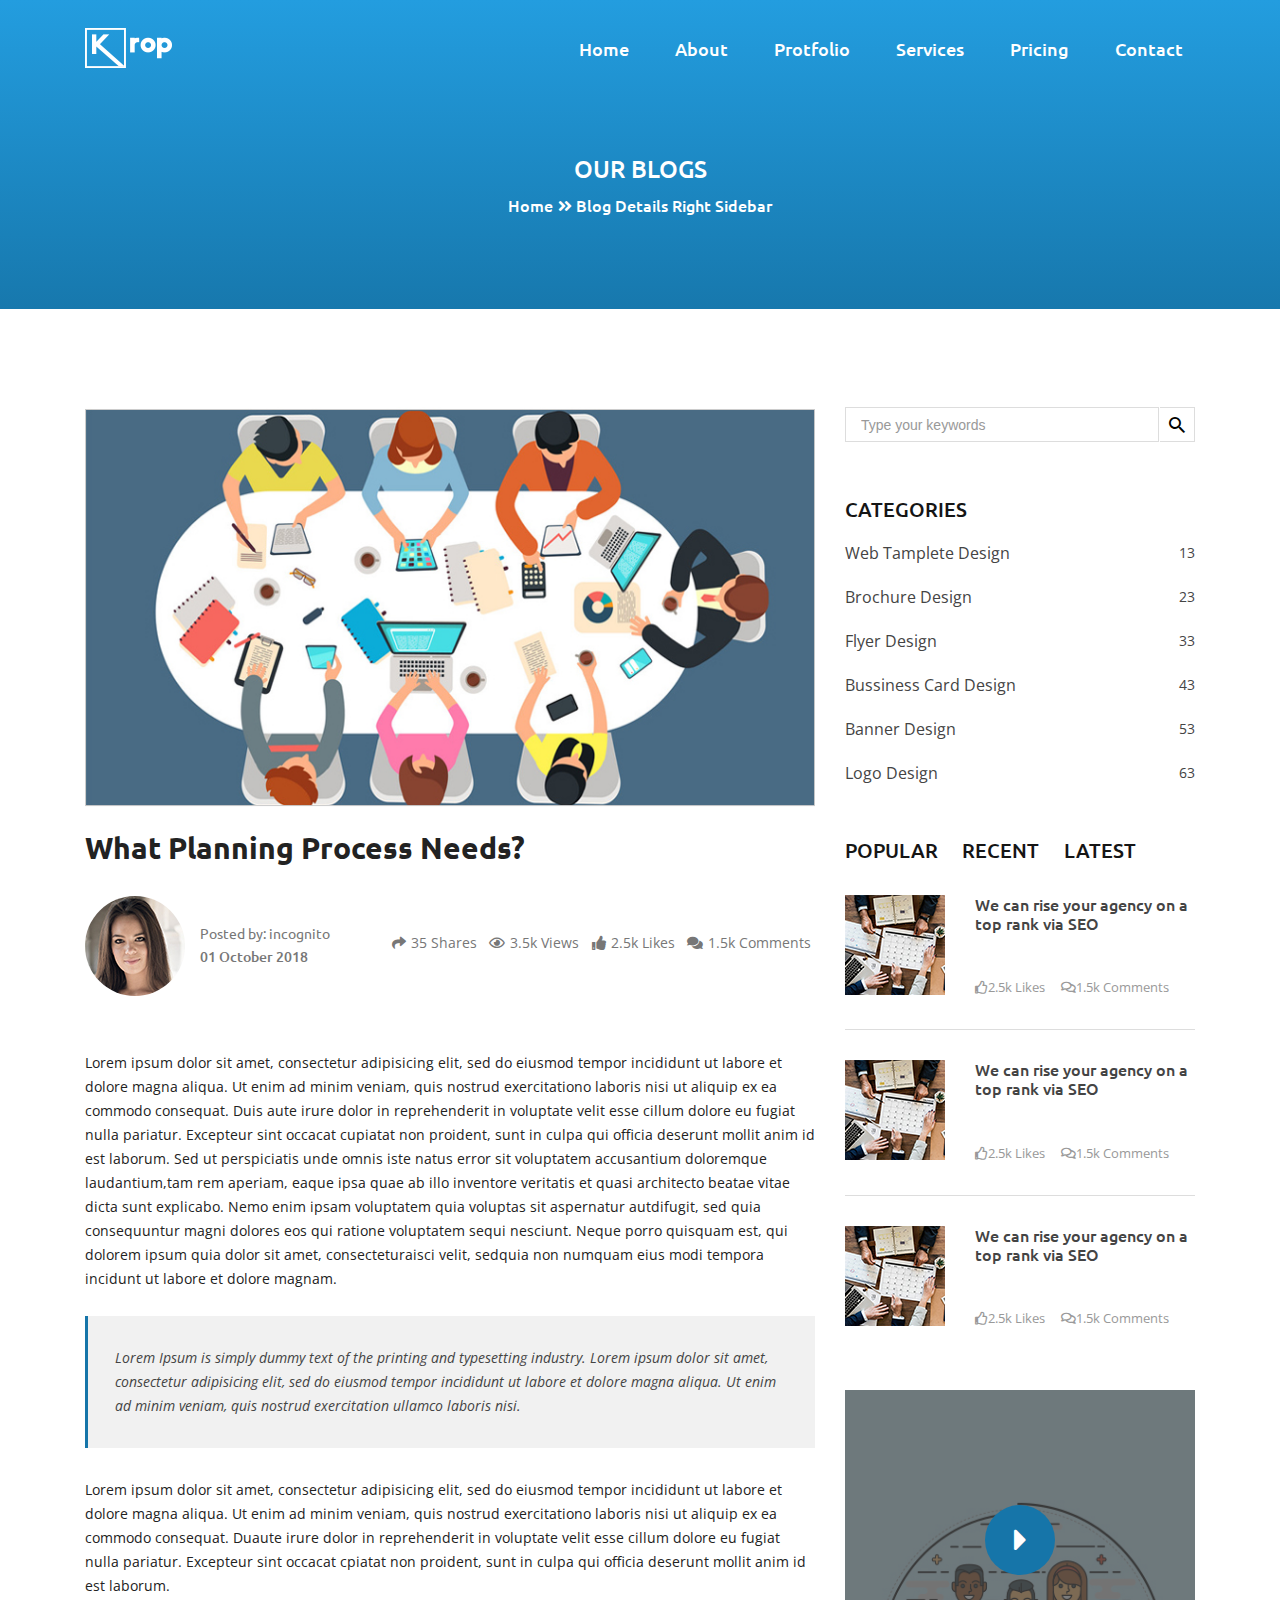
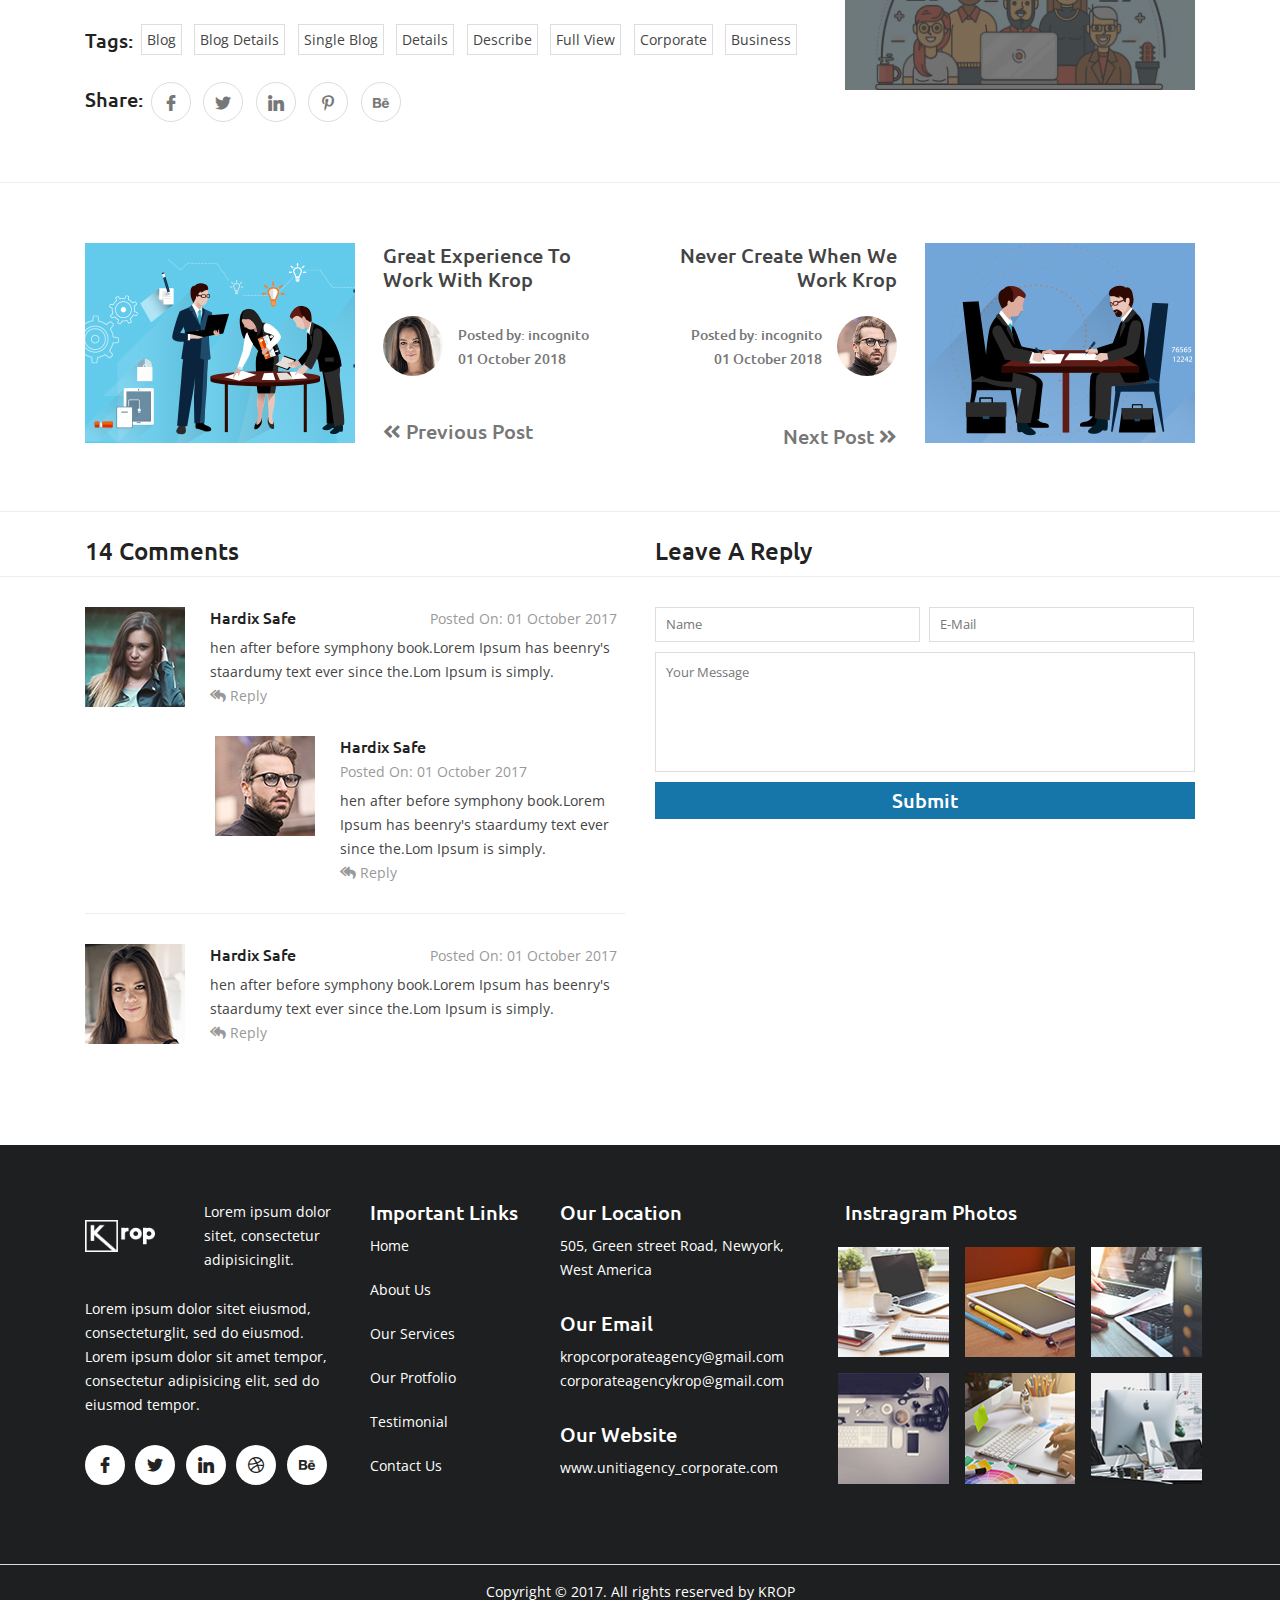
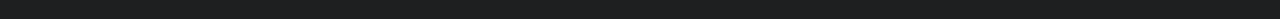
<file: blog6.html>
<!DOCTYPE html>
<html lang="en">

<head>
    <meta charset="UTF-8">
    <meta name="viewport" content="width=device-width, initial-scale=1, shrink-to-fit=no">
    <title>Blog Page-6 Krop</title>
    
    <!--================================================
                   CSS LINK PART START
    ==================================================-->
    <link rel="stylesheet" href="fonts/flaticon.css">
    <link rel="stylesheet" href="css/all.min.css">
    <link rel="stylesheet" href="css/venobox.css">
    <link rel="stylesheet" href="css/slick.css">
    <link rel="stylesheet" href="css/style.css">
    <link rel="stylesheet" href="css/responsive.css">
    <link rel="stylesheet" href="css/bootstrap.min.css">
    <!--================================================
                   CSS LINK PART END
    ==================================================-->
</head>

<body>


    <!--================================================
             PRELOADER & BACK BUTTON PART START
    ==================================================-->
<!--
      <div class="preloader js-preloader flex-center">
          <div class="dots">
              <div class="dot"></div>
              <div class="dot"></div>
              <div class="dot"></div>
          </div>
      </div>
-->
   
     <div class="back_btn">
        <a href="#"><i class="fas fa-angle-double-up"></i></a>
     </div>
    <!--================================================
             PRELOADER & BACK BUTTON PART START
    ==================================================-->
  

   
    <!--================================================
                      MENU PART START
    ==================================================-->
    <nav class="navbar navbar-expand-lg menu_head">
        <div class="container">
            <a class="navbar-brand" href="#"><img src="images/menu_logo.png" alt="menu_logo"></a>
            <button class="navbar-toggler" type="button" data-toggle="collapse" data-target="#navbarSupportedContent" aria-controls="navbarSupportedContent" aria-expanded="false" aria-label="Toggle navigation">
                <span class="navbar-toggler-icon"></span>
            </button>

            <div class="collapse navbar-collapse" id="navbarSupportedContent">
                <ul class="navbar-nav ml-auto">
                    <li class="nav-item active">
                        <a class="nav-link" href="index.html">Home <span class="sr-only">(current)</span></a>
                    </li>
                    <li class="nav-item">
                        <a class="nav-link" href="#inner_about">about</a>
                    </li>
                    <li class="nav-item">
                        <a class="nav-link" href="protfolio.html">protfolio</a>
                    </li>
                    <li class="nav-item">
                        <a class="nav-link" href="service.html">services</a>
                    </li>
                    <li class="nav-item">
                        <a class="nav-link" href="#">pricing</a>
                    </li>
                    <li class="nav-item">
                        <a class="nav-link" href="#">contact</a>
                    </li>
                </ul>
            </div>
        </div>
    </nav>
    <!--================================================
                       MENU PART END
    ==================================================-->
    
    
    
    <!--================================================
              INNER BLOG PAGE-6 BANNER PART START
    ==================================================-->
    <section id="inner_banner">
        <div class="container">
            <div class="row">
                <div class="inner_b_text">
                    <h2>our blogs</h2>
                    <div class="inner_b_link">
                        <span><a href="index.html">home</a></span>
                        <span><i class="fas fa-angle-double-right"></i></span>
                        <span><a href="blog6.html">Blog details right sidebar</a></span>
                    </div>
                </div>
            </div>
        </div>
    </section>
    <!--================================================
               INNER BLOG PAGE-6 BANNER PART END
    ==================================================-->
    

    

    <!--================================================
              INNER BLOG PAGE-6 PART START
    ==================================================-->
    <section id="b_details_part">
        <div class="container">
            <div class="row">
              
               <!--================================================
                               BLOG DETAILS PART START
               ==================================================-->
                <div class="col-lg-8">
                    <div class="row">
                        <div class="col-lg-12">
                            <div class="b_details_img">
                                <img src="images/blog_left.jpg" alt="blog_left">
                            </div>
                        </div>
                    </div>
                    <div class="row">
                        <div class="col-lg-12">
                            <div class="b_details_head">
                                <h4>What Planning Process Needs?</h4>
                            </div>
                        </div>
                    </div>
                    <div class="row">
                        <div class="col-lg-5">
                            <div class="b5_round">
                                <img src="images/blog_round.jpg" alt="blog_round">
                                <p>Posted by: incognito <span>01 October 2018</span></p>
                            </div>
                        </div>
                        <div class="col-lg-7 pl-0">
                            <div class="b5_social">
                                <ul>
                                    <li><i class="fas fa-share"></i>35 Shares</li>
                                    <li><i class="far fa-eye"></i>3.5k Views</li>
                                    <li><i class="fas fa-thumbs-up"></i>2.5k Likes</li>
                                    <li><i class="fas fa-comments"></i>1.5k Comments</li>
                                </ul>
                            </div>
                        </div>
                    </div>
                    <div class="row">
                        <div class="col-lg-12">
                            <div class="b_details_text">
                                <p>Lorem ipsum dolor sit amet, consectetur adipisicing elit, sed do eiusmod tempor incididunt ut labore et dolore magna aliqua. Ut enim ad minim veniam, quis nostrud exercitationo laboris nisi ut aliquip ex ea commodo consequat. Duis aute irure dolor in reprehenderit in voluptate velit esse cillum dolore eu fugiat nulla pariatur. Excepteur sint occacat cupiatat non proident, sunt in culpa qui officia deserunt mollit anim id est laborum. Sed ut perspiciatis unde omnis iste natus error sit voluptatem accusantium doloremque laudantium,tam rem aperiam, eaque ipsa quae ab illo inventore veritatis et quasi architecto beatae vitae dicta sunt explicabo. Nemo enim ipsam voluptatem quia voluptas sit aspernatur autdifugit, sed quia consequuntur magni dolores eos qui ratione voluptatem sequi nesciunt. Neque porro quisquam est, qui dolorem ipsum quia dolor sit amet, consecteturaisci velit, sedquia non numquam eius modi tempora incidunt ut labore et dolore magnam.</p>
                            </div>
                            <div class="b_light_text">
                                <i>Lorem Ipsum is simply dummy text of the printing and typesetting industry. Lorem ipsum dolor sit amet, consectetur adipisicing elit, sed do eiusmod tempor incididunt ut labore et dolore magna aliqua. Ut enim ad minim veniam, quis nostrud exercitation ullamco laboris nisi.</i>
                            </div>
                        </div>
                    </div>
                    <div class="row">
                        <div class="col-lg-12">
                            <div class="b_video_text">
                                <p>Lorem ipsum dolor sit amet, consectetur adipisicing elit, sed do eiusmod tempor incididunt ut labore et dolore magna aliqua. Ut enim ad minim veniam, quis nostrud exercitationo laboris nisi ut aliquip ex ea commodo consequat. Duaute irure dolor in reprehenderit in voluptate velit esse cillum dolore eu fugiat nulla pariatur. Excepteur sint occacat cpiatat non proident, sunt in culpa qui officia deserunt mollit anim id est laborum.</p>
                            </div>
                        </div>
                    </div>
                    <div class="row">
                        <div class="col-lg-12">
                            <div class="b5_tag">
                                <h4>tags:</h4>
                                <ul>
                                    <li><a href="#">blog</a></li>
                                    <li><a href="#">blog details</a></li>
                                    <li><a href="#">single blog</a></li>
                                    <li><a href="#">details</a></li>
                                    <li><a href="#">describe</a></li>
                                    <li><a href="#">full view</a></li>
                                    <li><a href="#">corporate</a></li>
                                    <li><a href="#">business</a></li>
                                </ul>
                            </div>
                            <div class="b_details_share">
                                <h4>share:</h4>
                                <ul>
                                    <li><a href="#"><i class="flaticon-facebook-logo"></i></a></li>
                                    <li><a href="#"><i class="flaticon-twitter"></i></a></li>
                                    <li><a href="#"><i class="flaticon-linkedin"></i></a></li>
                                    <li><a href="#"><i class="fab fa-pinterest-p"></i></a></li>
                                    <li><a href="#"><i class="flaticon-behance"></i></a></li>
                                </ul>
                            </div>
                        </div>
                    </div>
                </div>
                <!--================================================
                               BLOG DETAILS PART END
                ==================================================-->
                
                <div class="col-lg-4">
                      <!--================================================
                                  SEARCH AND CATEGORY PART START
                       ==================================================-->
                    <div class="in_b2_main">
                        <div class="in_b2_search">
                            <input type="text" placeholder="Type your keywords">
                            <button type="submit"><i class="flaticon-searching-magnifying-glass"></i></button>
                        </div>
                        <div class="in_b2_key">
                            <h4>categories</h4>
                            <div class="in_b2_cate">
                                <a href="#">web tamplete design</a>
                                <p>13</p>
                            </div>
                            <div class="in_b2_cate">
                                <a href="#">brochure design</a>
                                <p>23</p>
                            </div>
                            <div class="in_b2_cate">
                                <a href="#">flyer design</a>
                                <p>33</p>
                            </div>
                            <div class="in_b2_cate">
                                <a href="#">bussiness card design</a>
                                <p>43</p>
                            </div>
                            <div class="in_b2_cate">
                                <a href="#">banner design</a>
                                <p>53</p>
                            </div>
                            <div class="in_b2_cate">
                                <a href="#">logo design</a>
                                <p>63</p>
                            </div>
                        </div>
                    </div>
                    <!--================================================
                                SEARCH AND CATEGORY PART END
                    ==================================================-->
                    
                    
                    <!--================================================
                                     MIXITUP PART START
                    ==================================================-->
                    <div class="in_b2_mixbtn">
                        <button type="button">POPULAR</button>
                        <button type="button">RECENT</button>
                        <button type="button">LATEST</button>
                    </div>
                    <div class="in_b2_mixmain">
                        <div class="in_b2_mixcate">
                            <div class="in_b2_miximg">
                                <img src="images/sidebar1.jpg" alt="sidebar1">
                            </div>
                            <div class="in_b2_mixtext">
                                <h4>We can rise your agency on a top rank via SEO</h4>
                                <ul>
                                    <li><i class="far fa-thumbs-up"></i>2.5k Likes</li>
                                    <li><i class="far fa-comments"></i>1.5k Comments</li>
                                </ul>
                            </div>
                        </div>
                        <div class="in_b2_mixcate">
                            <div class="in_b2_miximg">
                                <img src="images/sidebar1.jpg" alt="sidebar1">
                            </div>
                            <div class="in_b2_mixtext">
                                <h4>We can rise your agency on a top rank via SEO</h4>
                                <ul>
                                    <li><i class="far fa-thumbs-up"></i>2.5k Likes</li>
                                    <li><i class="far fa-comments"></i>1.5k Comments</li>
                                </ul>
                            </div>
                        </div>
                        <div class="in_b2_mixcate">
                            <div class="in_b2_miximg">
                                <img src="images/sidebar1.jpg" alt="sidebar1">
                            </div>
                            <div class="in_b2_mixtext">
                                <h4>We can rise your agency on a top rank via SEO</h4>
                                <ul>
                                    <li><i class="far fa-thumbs-up"></i>2.5k Likes</li>
                                    <li><i class="far fa-comments"></i>1.5k Comments</li>
                                </ul>
                            </div>
                        </div>
                    </div>
                    <!--================================================
                                      MIXITUP PART END
                    ==================================================-->
                    
                    
                    
                    <!--================================================
                                       VIDEO PART START
                    ==================================================-->
                    <div class="in_b2_video">
                        <img src="images/sidebar_video.jpg" alt="sidebar_video">
                        <div class="in_b2_overlay">
                            <i class="fas fa-caret-right"></i>
                        </div>
                    </div>
                   <!--================================================
                                        VIDEO PART END
                   ==================================================-->
                </div>
            </div>
        </div>
    </section>
    <!--================================================
              INNER BLOG PAGE-6 PART END
    ==================================================-->
    
    
    
    
    <!--================================================
                NEXT AND PREVIOUS PART START
    ==================================================-->
    <section id="b4_previous">
        <div class="container">
            <div class="row">
                <div class="col-lg-6">
                    <div class="b4_post">
                        <div class="post_img">
                            <img src="images/post1.jpg" alt="post1">
                        </div>
                        <div class="post_content">
                            <h4>Great Experience to Work with Krop</h4>
                            <div class="b_post_round">
                                <img src="images/blog_round.jpg" alt="blog_round">
                                <p>Posted by: incognito <span>01 October 2018</span></p>
                            </div>
                            <a href="#"><i class="fas fa-angle-double-left"></i> previous post</a>
                        </div>
                    </div>
                </div>
                <div class="col-lg-6">
                    <div class="b4_post2">
                        <div class="post_content2">
                            <h4>Never create when we work krop</h4>
                            <div class="b_post_round2">
                                <img src="images/comment2.jpg" alt="comment2">
                                <p>Posted by: incognito <span>01 October 2018</span></p>
                            </div>
                            <a href="#">next post <i class="fas fa-angle-double-right"></i></a>
                        </div>
                        <div class="post_img2">
                            <img src="images/post2.jpg" alt="post2">
                        </div>
                    </div>
                </div>
            </div>
        </div>
    </section>
    <!--================================================
                NEXT AND PREVIOUS PART END
    ==================================================-->
    
    
    
    
    <!--================================================
                COMMENT AND REPLY PART START
    ==================================================-->
    <section id="b4_comment_head">
        <div class="container">
            <div class="row">
                <div class="col-lg-6">
                    <div class="b4_top">
                        <h4>14 comments</h4>
                    </div>
                </div>
                <div class="col-lg-6">
                    <div class="b4_top">
                        <h4>leave a reply</h4>
                    </div>
                </div>
            </div>
        </div>
    </section>
    <!--================================================
                COMMENT AND REPLY PART END
    ==================================================-->
    
    
    <!--================================================
                POST AND FORM PART START
    ==================================================-->
    <section id="b4_comment">
        <div class="container">
            <div class="row">
                <div class="col-lg-6">
                    <div class="b4_comment_main">
                        <div class="b4_comment_img">
                            <img src="images/comment1.jpg" alt="comment1">
                        </div>
                        <div class="b4_comment_text">
                            <h4>Hardix Safe</h4>
                            <span>Posted on: 01 october 2017</span>
                            <p>hen after before symphony book.Lorem Ipsum has beenry's staardumy text ever since the.Lom Ipsum is simply.</p>
                            <a href="#"><i class="fas fa-reply-all"></i> reply</a>
                        </div>
                    </div>
                    <div class="b4_comment_main mahmud">
                        <div class="b4_comment_img">
                            <img src="images/comment2.jpg" alt="comment2">
                        </div>
                        <div class="b4_comment_text">
                            <h5>Hardix Safe</h5>
                            <span>Posted on: 01 october 2017</span>
                            <p>hen after before symphony book.Lorem Ipsum has beenry's staardumy text ever since the.Lom Ipsum is simply.</p>
                            <a href="#"><i class="fas fa-reply-all"></i> reply</a>
                        </div>
                    </div>
                    <div class="b4_comment_main b4_border">
                        <div class="b4_comment_img">
                            <img src="images/blog_round.jpg" alt="blog_round">
                        </div>
                        <div class="b4_comment_text">
                            <h4>Hardix Safe</h4>
                            <span>Posted on: 01 october 2017</span>
                            <p>hen after before symphony book.Lorem Ipsum has beenry's staardumy text ever since the.Lom Ipsum is simply.</p>
                            <a href="#"><i class="fas fa-reply-all"></i> reply</a>
                        </div>
                    </div>
                </div>
                <div class="col-lg-6">
                    <form action="" method="">
                        <div class="b4_leave">
                            <input type="text" placeholder="Name">
                            <input type="email" class="b4_input" placeholder="E-mail">
                            <textarea placeholder="Your Message"></textarea>
                            <button type="submit">submit</button>
                        </div>
                    </form>
                </div>
            </div>
        </div>
    </section>
    <!--================================================
                  POST AND FORM PART END
    ==================================================-->
    

    
   

    <!--================================================
                       FOOTER PART START
    ==================================================-->
    <section id="footer_part">
        <div class="container">
            <div class="row">
                <div class="col-lg-3">
                    <div class="footer_krop">
                       <div class="row">
                           <div class="col-lg-5">
                               <div class="footer_logo">
                                   <a href="#"><img src="images/menu_logo.png" alt="menu_logo"></a>
                               </div>
                           </div>
                           <div class="col-lg-7">
                               <div class="logo_text">
                                   <p>Lorem ipsum dolor sitet, consectetur adipisicinglit.</p>
                               </div>
                           </div>
                       </div>
                        <div class="footer_text">
                            <p>Lorem ipsum dolor sitet eiusmod, consecteturglit, sed do eiusmod. Lorem ipsum dolor sit amet tempor, consectetur adipisicing elit, sed do eiusmod tempor.</p>
                        </div>
                        <div class="footer_icon">
                            <ul>
                                <li><a href="#"><i class="flaticon-facebook-logo"></i></a></li>
                                <li><a href="#"><i class="flaticon-twitter"></i></a></li>
                                <li><a href="#"><i class="flaticon-linkedin"></i></a></li>
                                <li><a href="#"><i class="flaticon-dribbble-logo"></i></a></li>
                                <li><a href="#"><i class="flaticon-behance"></i></a></li>
                            </ul>
                        </div>
                    </div>
                </div>
                <div class="col-lg-2">
                    <div class="footer_link">
                        <h4>important links</h4>
                        <ul>
                            <li><a href="#">home</a></li>
                            <li><a href="#">about us</a></li>
                            <li><a href="#">our services</a></li>
                            <li><a href="#">our protfolio</a></li>
                            <li><a href="#">testimonial</a></li>
                            <li><a href="#">contact us</a></li>
                        </ul>
                    </div>
                </div>
                <div class="col-lg-3">
                    <div class="footer_location">
                        <h4>our location</h4>
                        <p>505, Green street Road, Newyork, <span>West America</span></p>
                    </div>
                    <div class="footer_location">
                        <h4>our email</h4>
                        <p>kropcorporateagency@gmail.com <span>corporateagencykrop@gmail.com</span></p>
                    </div>
                    <div class="footer_location">
                        <h4>our website</h4>
                        <p>www.unitiagency_corporate.com</p>
                    </div>
                </div>
                <div class="col-lg-4">
                    <div class="footer_image">
                        <div class="row">
                            <div class="col-lg-12">
                                <h4>instragram photos</h4>
                            </div>
                        </div>
                        <div class="row">
                            <div class="col-lg-4 p-2">
                                <img src="images/footer1.jpg" alt="footer1">
                            </div>
                            <div class="col-lg-4 p-2">
                                <img src="images/footer2.jpg" alt="footer2">
                            </div>
                            <div class="col-lg-4 p-2">
                                <img src="images/footer3.jpg" alt="footer3">
                            </div>
                        </div>
                        <div class="row pt-1.5">
                            <div class="col-lg-4 p-2">
                                <img src="images/footer4.jpg" alt="footer4">
                            </div>
                            <div class="col-lg-4 p-2">
                                <img src="images/footer5.jpg" alt="footer5">
                            </div>
                            <div class="col-lg-4 p-2">
                                <img src="images/footer6.jpg" alt="footer6">
                            </div>
                        </div>
                    </div>
                </div>
            </div>
        </div>
    </section>
    <!--================================================
                       FOOTER PART END
    ==================================================-->
    
    
    
    <!--================================================
                     FOOTER END PART START
    ==================================================-->
    <section id="end_part">
        <div class="container">
            <div class="end">
                <p>Copyright &copy; 2017. All rights reserved by KROP</p>
            </div>
        </div>
    </section>
    <!--================================================
                     FOOTER END PART END
    ==================================================-->
    
    
    
    <!--================================================
                JAVA SCRIPT LINK PART START
    ==================================================-->
    <script src="js/jquery-1.12.4.min.js"></script>
    <script src="js/popper.min.js"></script>
    <script src="js/bootstrap.min.js"></script>
    <script src="js/waypoints.min.js"></script>
    <script src="js/jquery.counterup.min.js"></script>
    <script src="js/venobox.min.js"></script>
    <script src="js/venobox.js"></script>
    <script src="js/mixitup.min.js"></script>
    <script src="js/slick.min.js"></script>
    <script src="js/script.js"></script>
    <!--================================================
                JAVA SCRIPT LINK PART END
    ==================================================-->
    
</body>

</html>
</file>
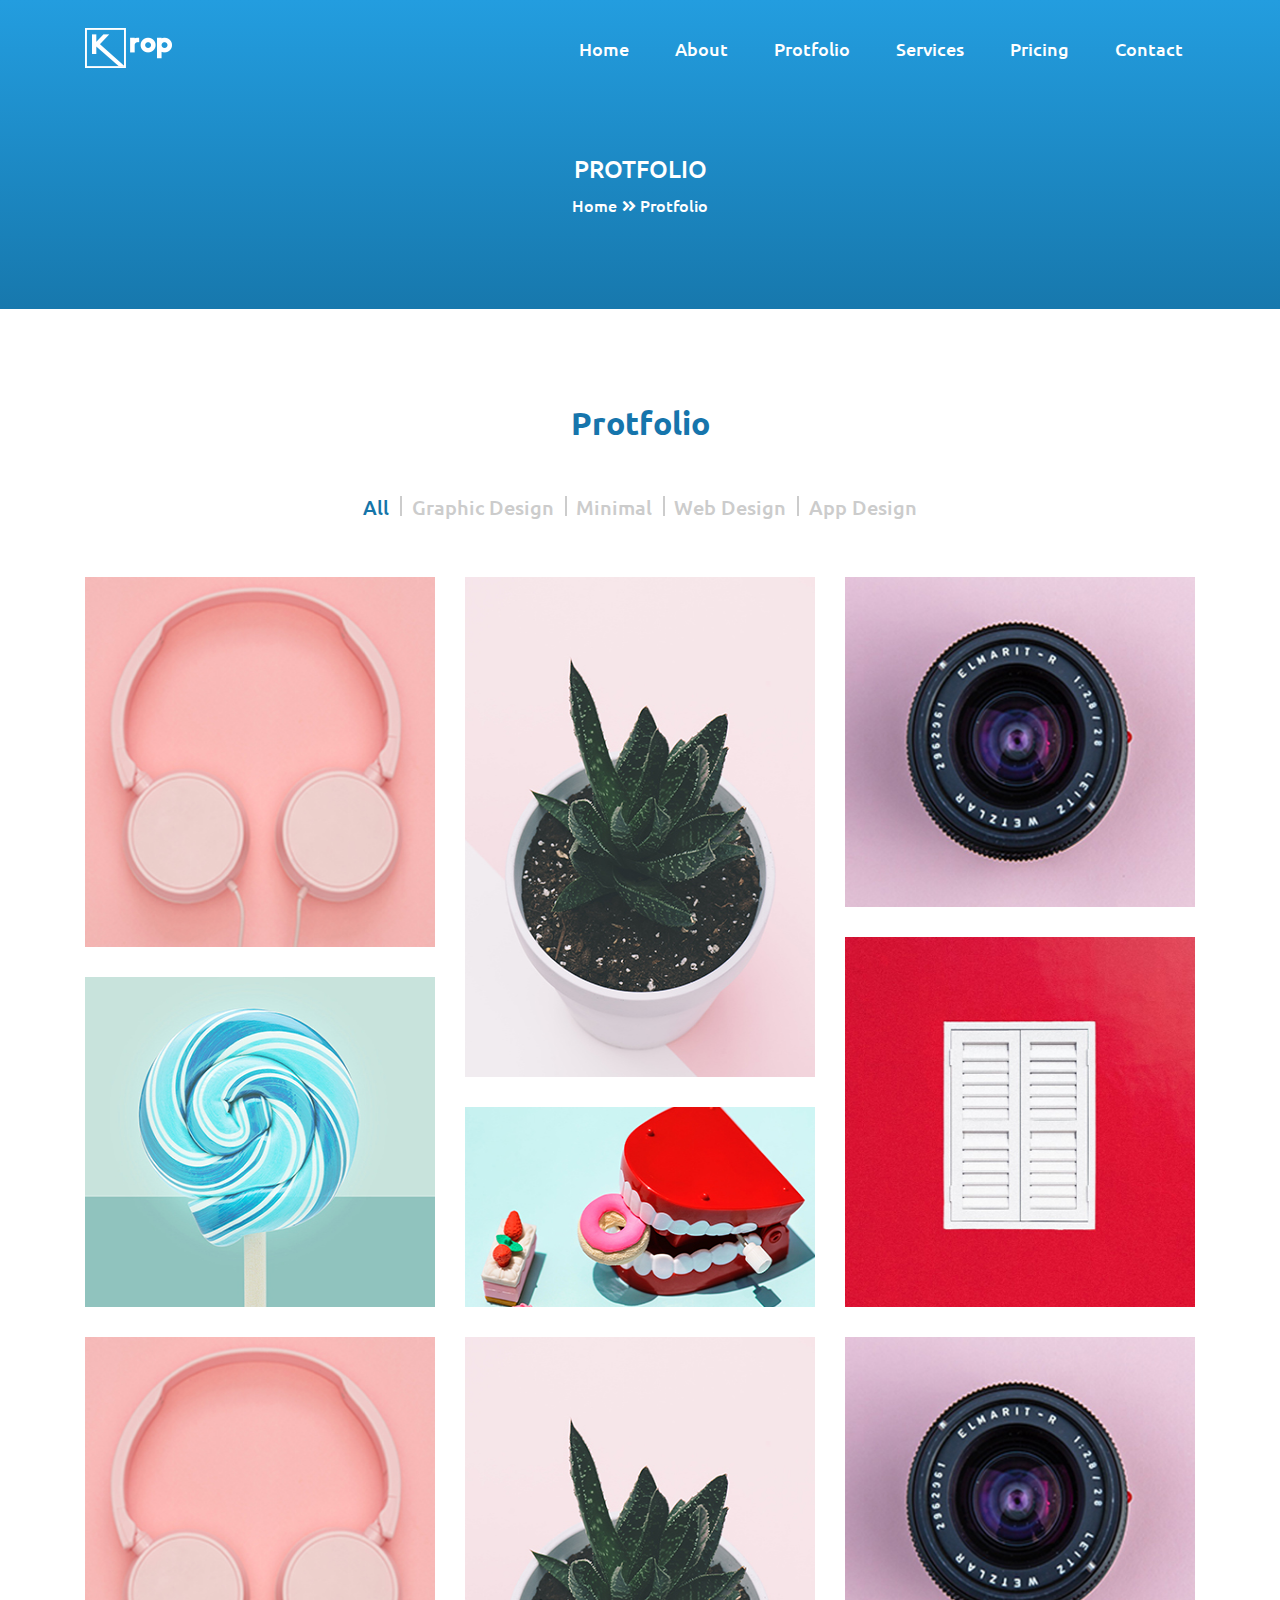
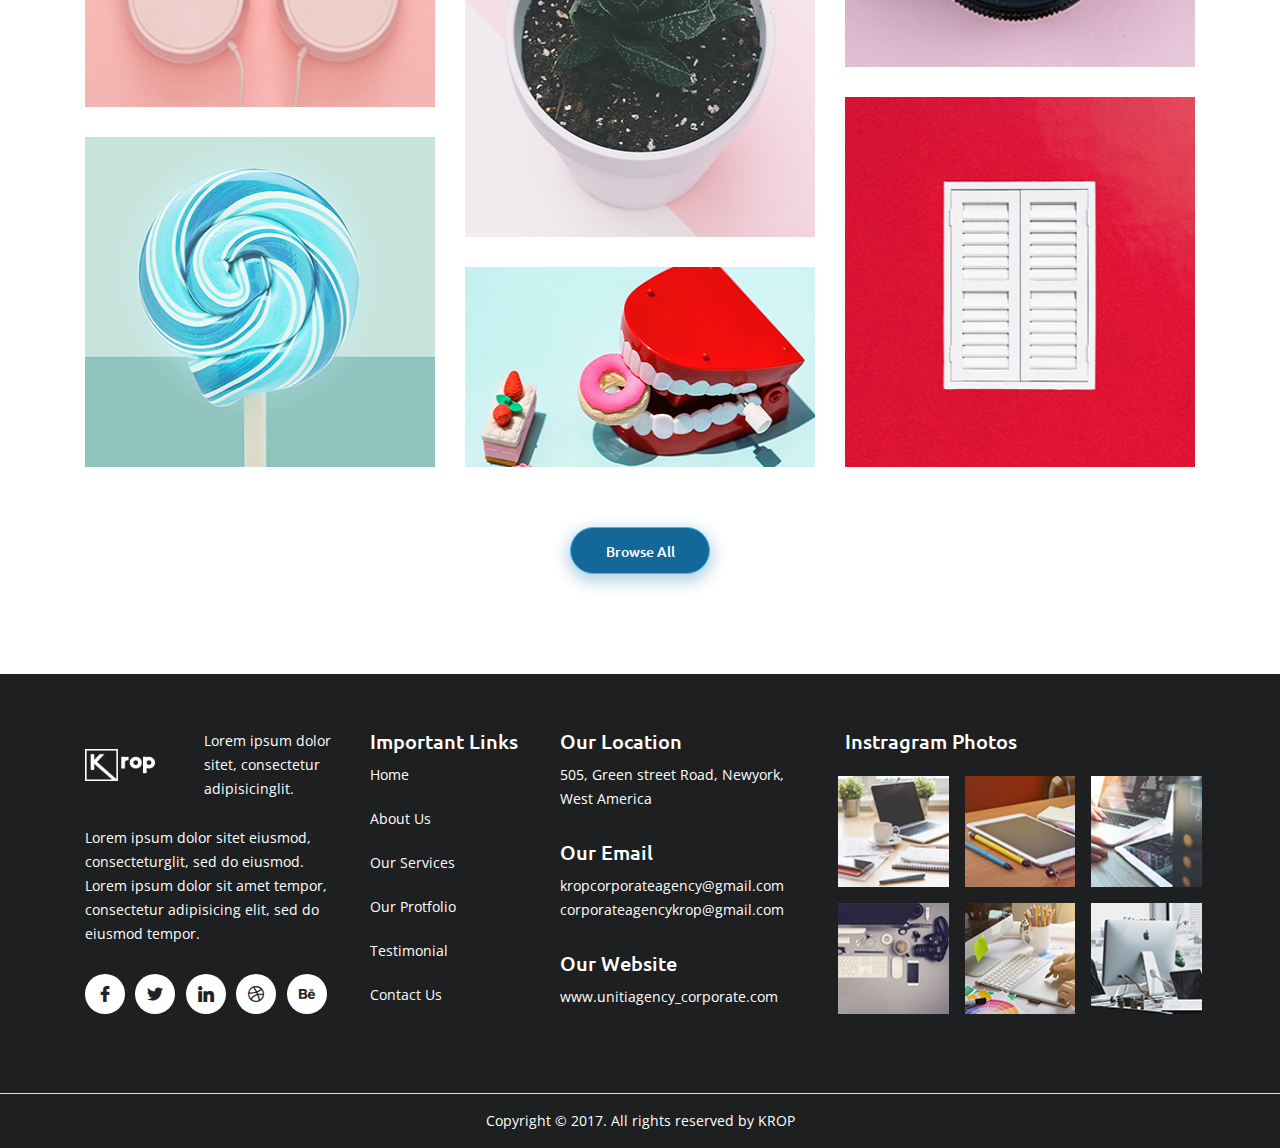
<file: protfolio.html>
<!DOCTYPE html>
<html lang="en">

<head>
    <meta charset="UTF-8">
    <meta name="viewport" content="width=device-width, initial-scale=1, shrink-to-fit=no">
    <title>Protfolio Krop</title>
    
    <!--================================================
                   CSS LINK PART START
    ==================================================-->
    <link rel="stylesheet" href="fonts/flaticon.css">
    <link rel="stylesheet" href="css/all.min.css">
    <link rel="stylesheet" href="css/venobox.css">
    <link rel="stylesheet" href="css/slick.css">
    <link rel="stylesheet" href="css/style.css">
    <link rel="stylesheet" href="css/responsive.css">
    <link rel="stylesheet" href="css/bootstrap.min.css">
    <!--================================================
                   CSS LINK PART END
    ==================================================-->
</head>

<body>


    <!--================================================
             PRELOADER & BACK BUTTON PART START
    ==================================================-->
<!--
      <div class="preloader js-preloader flex-center">
          <div class="dots">
              <div class="dot"></div>
              <div class="dot"></div>
              <div class="dot"></div>
          </div>
      </div>
-->
   
     <div class="back_btn">
        <a href="#"><i class="fas fa-angle-double-up"></i></a>
     </div>
    <!--================================================
             PRELOADER & BACK BUTTON PART START
    ==================================================-->
  

   
    <!--================================================
                      MENU PART START
    ==================================================-->
    <nav class="navbar navbar-expand-lg menu_head">
        <div class="container">
            <a class="navbar-brand" href="#"><img src="images/menu_logo.png" alt="menu_logo"></a>
            <button class="navbar-toggler" type="button" data-toggle="collapse" data-target="#navbarSupportedContent" aria-controls="navbarSupportedContent" aria-expanded="false" aria-label="Toggle navigation">
                <span class="navbar-toggler-icon"></span>
            </button>

            <div class="collapse navbar-collapse" id="navbarSupportedContent">
                <ul class="navbar-nav ml-auto">
                    <li class="nav-item active">
                        <a class="nav-link" href="index.html">Home <span class="sr-only">(current)</span></a>
                    </li>
                    <li class="nav-item">
                        <a class="nav-link" href="#inner_about">about</a>
                    </li>
                    <li class="nav-item">
                        <a class="nav-link" href="protfolio.html">protfolio</a>
                    </li>
                    <li class="nav-item">
                        <a class="nav-link" href="service.html">services</a>
                    </li>
                    <li class="nav-item">
                        <a class="nav-link" href="#">pricing</a>
                    </li>
                    <li class="nav-item">
                        <a class="nav-link" href="#">contact</a>
                    </li>
                </ul>
            </div>
        </div>
    </nav>
    <!--================================================
                       MENU PART END
    ==================================================-->
    
    
    
    <!--================================================
              INNER PROTFOLIO BANNER PART START
    ==================================================-->
    <section id="inner_banner">
        <div class="container">
            <div class="row">
                <div class="inner_b_text">
                    <h2>protfolio</h2>
                    <div class="inner_b_link">
                        <span><a href="index.html">home</a></span>
                        <span><i class="fas fa-angle-double-right"></i></span>
                        <span><a href="protfolio.html">protfolio</a></span>
                    </div>
                </div>
            </div>
        </div>
    </section>
    <!--================================================
               INNER PROTFOLIO BANNER PART END
    ==================================================-->
    

    
    <!--================================================
                 INNER PROTFOLIO PART START
    ==================================================-->
    <section id="prot_part">
        <div class="container">
            <div class="row">
                <div class="col-lg-12">
                    <div class="prot_heading">
                        <h3>protfolio</h3>
                    </div>
                </div>
            </div>
            <div class="row">
                <div class="col-lg-12">
                    <div class="prot_btn">
                        <button type="button" class="active" data-filter="all">all</button>
                        <button type="button" data-filter=".graphic">graphic design</button>
                        <button type="button" data-filter=".minimal">minimal</button>
                        <button type="button" data-filter=".web">web design</button>
                        <button type="button" data-filter=".app">app design</button>
                    </div>
                </div>
            </div>
            <div class="row miron">
                <div class="col-lg-4 mix minimal app hasan">
                    <div class="prot_md">
                        <img src="images/prot1.jpg" alt="prot1">
                        <div class="in_prot_overlay">
                           <div class="in_prot_cover">
                               <ul>
                                   <li><a href="#"><i class="fas fa-search-plus"></i></a></li>
                                   <li><a href="#"><i class="flaticon-link-symbol"></i></a></li>
                               </ul>
                               <h5>flower vase</h5>
                               <h6>category : graphic design</h6>
                           </div>
                        </div>
                    </div>
                    <div class="prot_sm prot_ghape">
                        <img src="images/prot2.jpg" alt="prot2">
                        <div class="in_prot_overlay">
                           <div class="in_prot_cover">
                               <ul>
                                   <li><a href="#"><i class="fas fa-search-plus"></i></a></li>
                                   <li><a href="#"><i class="flaticon-link-symbol"></i></a></li>
                               </ul>
                               <h5>flower vase</h5>
                               <h6>category : graphic design</h6>
                           </div>
                        </div>
                    </div>
                </div>
                <div class="col-lg-4 mix web app hasan">
                    <div class="prot_lg">
                        <img src="images/prot3.jpg" alt="prot3">
                        <div class="in_prot_overlay">
                           <div class="in_prot_cover">
                               <ul>
                                   <li><a href="#"><i class="fas fa-search-plus"></i></a></li>
                                   <li><a href="#"><i class="flaticon-link-symbol"></i></a></li>
                               </ul>
                               <h5>flower vase</h5>
                               <h6>category : graphic design</h6>
                           </div>
                        </div>
                    </div>
                    <div class="prot_xsm prot_ghape">
                        <img src="images/prot4.jpg" alt="prot4">
                        <div class="in_prot_overlay">
                           <div class="in_prot_cover">
                               <ul>
                                   <li><a href="#"><i class="fas fa-search-plus"></i></a></li>
                                   <li><a href="#"><i class="flaticon-link-symbol"></i></a></li>
                               </ul>
                               <h5>flower vase</h5>
                               <h6>category : graphic design</h6>
                           </div>
                        </div>
                    </div>
                </div>
                <div class="col-lg-4 mix graphic minimal hasan">
                    <div class="prot_sm">
                        <img src="images/prot5.jpg" alt="prot5">
                        <div class="in_prot_overlay">
                           <div class="in_prot_cover">
                               <ul>
                                   <li><a href="#"><i class="fas fa-search-plus"></i></a></li>
                                   <li><a href="#"><i class="flaticon-link-symbol"></i></a></li>
                               </ul>
                               <h5>flower vase</h5>
                               <h6>category : graphic design</h6>
                           </div>
                        </div>
                    </div>
                    <div class="prot_md prot_ghape">
                        <img src="images/prot6.jpg" alt="prot6">
                        <div class="in_prot_overlay">
                           <div class="in_prot_cover">
                               <ul>
                                   <li><a href="#"><i class="fas fa-search-plus"></i></a></li>
                                   <li><a href="#"><i class="flaticon-link-symbol"></i></a></li>
                               </ul>
                               <h5>flower vase</h5>
                               <h6>category : graphic design</h6>
                           </div>
                        </div>
                    </div>
                </div>
                <div class="col-lg-4 mix minimal app">
                    <div class="prot_md">
                        <img src="images/prot1.jpg" alt="prot1">
                        <div class="in_prot_overlay">
                           <div class="in_prot_cover">
                               <ul>
                                   <li><a href="#"><i class="fas fa-search-plus"></i></a></li>
                                   <li><a href="#"><i class="flaticon-link-symbol"></i></a></li>
                               </ul>
                               <h5>flower vase</h5>
                               <h6>category : graphic design</h6>
                           </div>
                        </div>
                    </div>
                    <div class="prot_sm prot_ghape">
                        <img src="images/prot2.jpg" alt="prot2">
                        <div class="in_prot_overlay">
                           <div class="in_prot_cover">
                               <ul>
                                   <li><a href="#"><i class="fas fa-search-plus"></i></a></li>
                                   <li><a href="#"><i class="flaticon-link-symbol"></i></a></li>
                               </ul>
                               <h5>flower vase</h5>
                               <h6>category : graphic design</h6>
                           </div>
                        </div>
                    </div>
                </div>
                <div class="col-lg-4 mix web app">
                    <div class="prot_lg">
                        <img src="images/prot3.jpg" alt="prot3">
                        <div class="in_prot_overlay">
                           <div class="in_prot_cover">
                               <ul>
                                   <li><a href="#"><i class="fas fa-search-plus"></i></a></li>
                                   <li><a href="#"><i class="flaticon-link-symbol"></i></a></li>
                               </ul>
                               <h5>flower vase</h5>
                               <h6>category : graphic design</h6>
                           </div>
                        </div>
                    </div>
                    <div class="prot_xsm prot_ghape">
                        <img src="images/prot4.jpg" alt="prot4">
                        <div class="in_prot_overlay">
                           <div class="in_prot_cover">
                               <ul>
                                   <li><a href="#"><i class="fas fa-search-plus"></i></a></li>
                                   <li><a href="#"><i class="flaticon-link-symbol"></i></a></li>
                               </ul>
                               <h5>flower vase</h5>
                               <h6>category : graphic design</h6>
                           </div>
                        </div>
                    </div>
                </div>
                <div class="col-lg-4 mix graphic minimal">
                    <div class="prot_sm">
                        <img src="images/prot5.jpg" alt="prot5">
                        <div class="in_prot_overlay">
                           <div class="in_prot_cover">
                               <ul>
                                   <li><a href="#"><i class="fas fa-search-plus"></i></a></li>
                                   <li><a href="#"><i class="flaticon-link-symbol"></i></a></li>
                               </ul>
                               <h5>flower vase</h5>
                               <h6>category : graphic design</h6>
                           </div>
                        </div>
                    </div>
                    <div class="prot_md prot_ghape">
                        <img src="images/prot6.jpg" alt="prot6">
                        <div class="in_prot_overlay">
                           <div class="in_prot_cover">
                               <ul>
                                   <li><a href="#"><i class="fas fa-search-plus"></i></a></li>
                                   <li><a href="#"><i class="flaticon-link-symbol"></i></a></li>
                               </ul>
                               <h5>flower vase</h5>
                               <h6>category : graphic design</h6>
                           </div>
                        </div>
                    </div>
                </div>
            </div>
            <div class="row">
                <div class="col-lg-12">
                    <div class="prot_brows">
                        <a href="#">browse all</a>
                    </div>
                </div>
            </div>
        </div>
    </section>
    <!--================================================
                   INNER PROTFOLIO PART END
    ==================================================-->
    
    
    

    <!--================================================
                    FOOTER PART START
    ==================================================-->
    <section id="footer_part">
        <div class="container">
            <div class="row">
                <div class="col-lg-3">
                    <div class="footer_krop">
                       <div class="row">
                           <div class="col-lg-5">
                               <div class="footer_logo">
                                   <a href="#"><img src="images/menu_logo.png" alt="menu_logo"></a>
                               </div>
                           </div>
                           <div class="col-lg-7">
                               <div class="logo_text">
                                   <p>Lorem ipsum dolor sitet, consectetur adipisicinglit.</p>
                               </div>
                           </div>
                       </div>
                        <div class="footer_text">
                            <p>Lorem ipsum dolor sitet eiusmod, consecteturglit, sed do eiusmod. Lorem ipsum dolor sit amet tempor, consectetur adipisicing elit, sed do eiusmod tempor.</p>
                        </div>
                        <div class="footer_icon">
                            <ul>
                                <li><a href="#"><i class="flaticon-facebook-logo"></i></a></li>
                                <li><a href="#"><i class="flaticon-twitter"></i></a></li>
                                <li><a href="#"><i class="flaticon-linkedin"></i></a></li>
                                <li><a href="#"><i class="flaticon-dribbble-logo"></i></a></li>
                                <li><a href="#"><i class="flaticon-behance"></i></a></li>
                            </ul>
                        </div>
                    </div>
                </div>
                <div class="col-lg-2">
                    <div class="footer_link">
                        <h4>important links</h4>
                        <ul>
                            <li><a href="#">home</a></li>
                            <li><a href="#">about us</a></li>
                            <li><a href="#">our services</a></li>
                            <li><a href="#">our protfolio</a></li>
                            <li><a href="#">testimonial</a></li>
                            <li><a href="#">contact us</a></li>
                        </ul>
                    </div>
                </div>
                <div class="col-lg-3">
                    <div class="footer_location">
                        <h4>our location</h4>
                        <p>505, Green street Road, Newyork, <span>West America</span></p>
                    </div>
                    <div class="footer_location">
                        <h4>our email</h4>
                        <p>kropcorporateagency@gmail.com <span>corporateagencykrop@gmail.com</span></p>
                    </div>
                    <div class="footer_location">
                        <h4>our website</h4>
                        <p>www.unitiagency_corporate.com</p>
                    </div>
                </div>
                <div class="col-lg-4">
                    <div class="footer_image">
                        <div class="row">
                            <div class="col-lg-12">
                                <h4>instragram photos</h4>
                            </div>
                        </div>
                        <div class="row">
                            <div class="col-lg-4 p-2">
                                <img src="images/footer1.jpg" alt="footer1">
                            </div>
                            <div class="col-lg-4 p-2">
                                <img src="images/footer2.jpg" alt="footer2">
                            </div>
                            <div class="col-lg-4 p-2">
                                <img src="images/footer3.jpg" alt="footer3">
                            </div>
                        </div>
                        <div class="row pt-1.5">
                            <div class="col-lg-4 p-2">
                                <img src="images/footer4.jpg" alt="footer4">
                            </div>
                            <div class="col-lg-4 p-2">
                                <img src="images/footer5.jpg" alt="footer5">
                            </div>
                            <div class="col-lg-4 p-2">
                                <img src="images/footer6.jpg" alt="footer6">
                            </div>
                        </div>
                    </div>
                </div>
            </div>
        </div>
    </section>
    <!--================================================
                      FOOTER PART END
    ==================================================-->
    
    
    
    <!--================================================
                     FOOTER END PART START
    ==================================================-->
    <section id="end_part">
        <div class="container">
            <div class="end">
                <p>Copyright &copy; 2017. All rights reserved by KROP</p>
            </div>
        </div>
    </section>
    <!--================================================
                     FOOTER END PART END
    ==================================================-->
    
    
    
    <!--================================================
                JAVA SCRIPT LINK PART START
    ==================================================-->
    <script src="js/jquery-1.12.4.min.js"></script>
    <script src="js/popper.min.js"></script>
    <script src="js/bootstrap.min.js"></script>
    <script src="js/waypoints.min.js"></script>
    <script src="js/jquery.counterup.min.js"></script>
    <script src="js/venobox.min.js"></script>
    <script src="js/venobox.js"></script>
    <script src="js/mixitup.min.js"></script>
    <script src="js/slick.min.js"></script>
    <script src="js/script.js"></script>
    <!--================================================
                JAVA SCRIPT LINK PART END
    ==================================================-->
    
</body>

</html>
</file>
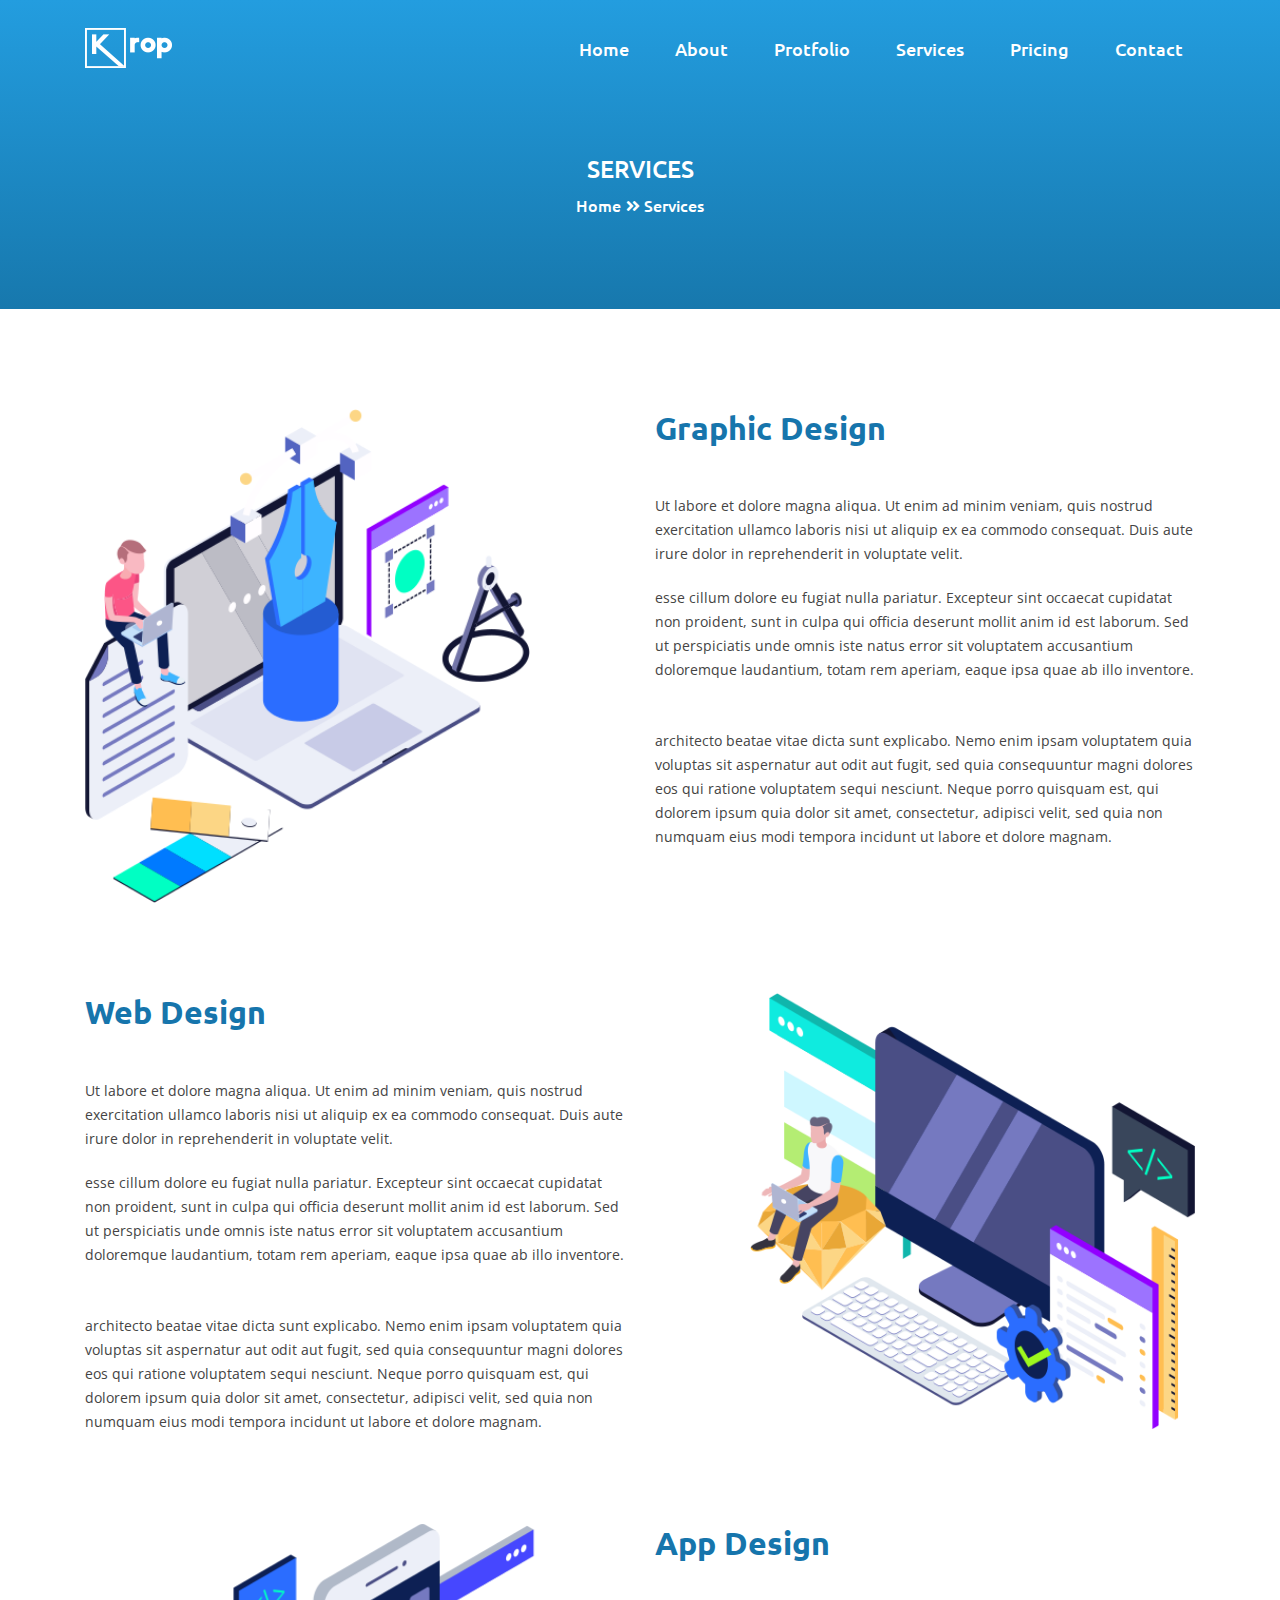
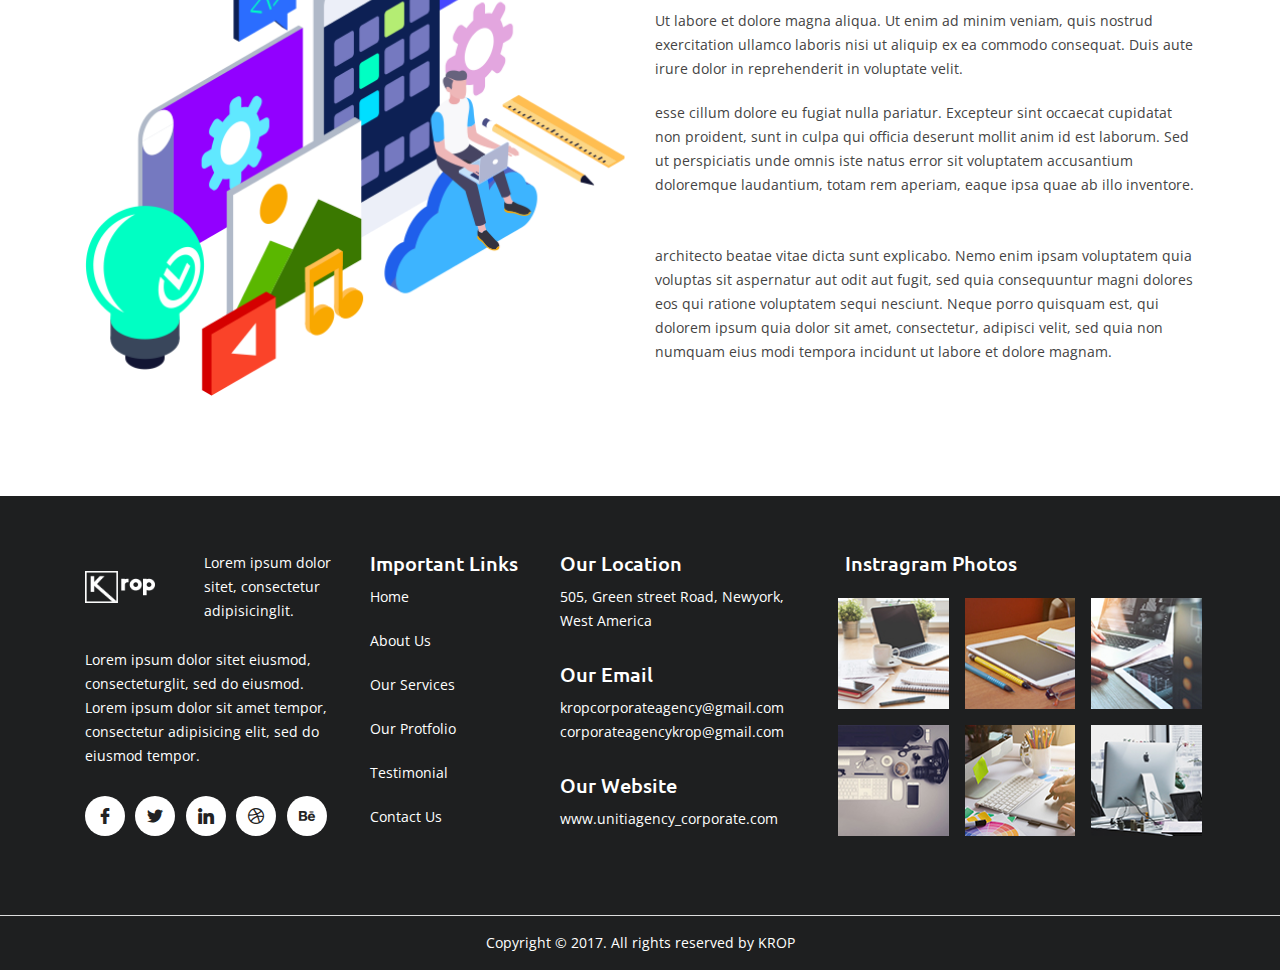
<file: service.html>
<!DOCTYPE html>
<html lang="en">

<head>
    <meta charset="UTF-8">
    <meta name="viewport" content="width=device-width, initial-scale=1, shrink-to-fit=no">
    <title>Service Krop</title>
    
    <!--================================================
                   CSS LINK PART START
    ==================================================-->
    <link rel="stylesheet" href="fonts/flaticon.css">
    <link rel="stylesheet" href="css/all.min.css">
    <link rel="stylesheet" href="css/venobox.css">
    <link rel="stylesheet" href="css/slick.css">
    <link rel="stylesheet" href="css/style.css">
    <link rel="stylesheet" href="css/responsive.css">
    <link rel="stylesheet" href="css/bootstrap.min.css">
    <!--================================================
                   CSS LINK PART END
    ==================================================-->
</head>

<body>


    <!--================================================
             PRELOADER & BACK BUTTON PART START
    ==================================================-->
<!--
      <div class="preloader js-preloader flex-center">
          <div class="dots">
              <div class="dot"></div>
              <div class="dot"></div>
              <div class="dot"></div>
          </div>
      </div>
   
-->
     <div class="back_btn">
        <a href="#"><i class="fas fa-angle-double-up"></i></a>
     </div>
    <!--================================================
             PRELOADER & BACK BUTTON PART START
    ==================================================-->
  

   
    <!--================================================
                      MENU PART START
    ==================================================-->
    <nav class="navbar navbar-expand-lg menu_head">
        <div class="container">
            <a class="navbar-brand" href="#"><img src="images/menu_logo.png" alt="menu_logo"></a>
            <button class="navbar-toggler" type="button" data-toggle="collapse" data-target="#navbarSupportedContent" aria-controls="navbarSupportedContent" aria-expanded="false" aria-label="Toggle navigation">
                <span class="navbar-toggler-icon"></span>
            </button>

            <div class="collapse navbar-collapse" id="navbarSupportedContent">
                <ul class="navbar-nav ml-auto">
                    <li class="nav-item active">
                        <a class="nav-link" href="index.html">Home <span class="sr-only">(current)</span></a>
                    </li>
                    <li class="nav-item">
                        <a class="nav-link" href="#inner_about">about</a>
                    </li>
                    <li class="nav-item">
                        <a class="nav-link" href="protfolio.html">protfolio</a>
                    </li>
                    <li class="nav-item">
                        <a class="nav-link" href="#inner_service">services</a>
                    </li>
                    <li class="nav-item">
                        <a class="nav-link" href="#">pricing</a>
                    </li>
                    <li class="nav-item">
                        <a class="nav-link" href="#">contact</a>
                    </li>
                </ul>
            </div>
        </div>
    </nav>
    <!--================================================
                       MENU PART END
    ==================================================-->
    
    
    
    <!--================================================
                INNER SERVICE BANNER PART START
    ==================================================-->
    <section id="inner_banner">
        <div class="container">
            <div class="row">
                <div class="inner_b_text">
                    <h2>services</h2>
                    <div class="inner_b_link">
                        <span><a href="index.html">home</a></span>
                        <span><i class="fas fa-angle-double-right"></i></span>
                        <span><a href="service.html">services</a></span>
                    </div>
                </div>
            </div>
        </div>
    </section>
    <!--================================================
              INNER SERVICE BANNER PART END
    ==================================================-->
    

   
    <!--================================================
                  INNER SERVICE PART START
    ==================================================-->
    <section id="inner_about">
        <div class="container">
            <div class="row in_ab_main">
                <div class="col-lg-5">
                    <div class="inner_a_img">
                        <img src="images/inner_serv1.png" alt="inner_serv1">
                    </div>
                </div>
                <div class="col-lg-1"></div>
                <div class="col-lg-6">
                    <div class="inner_a_text">
                        <h3>graphic design</h3>
                        <span class="in_ab_ghape1">Ut labore et dolore magna aliqua. Ut enim ad minim veniam, quis nostrud exercitation ullamco laboris nisi ut aliquip ex ea commodo consequat. Duis aute irure dolor in reprehenderit in voluptate velit.</span>
                        
                        <span class="in_ab_ghape2"> esse cillum dolore eu fugiat nulla pariatur. Excepteur sint occaecat cupidatat non proident, sunt in culpa qui officia deserunt mollit anim id est laborum. Sed ut perspiciatis unde omnis iste natus error sit voluptatem accusantium doloremque laudantium, totam rem aperiam, eaque ipsa quae ab illo inventore.</span>
                        
                        <span>architecto beatae vitae dicta sunt explicabo. Nemo enim ipsam voluptatem quia voluptas sit aspernatur aut odit aut fugit, sed quia consequuntur magni dolores eos qui ratione voluptatem sequi nesciunt. Neque porro quisquam est, qui dolorem ipsum quia dolor sit amet, consectetur, adipisci velit, sed quia non numquam eius modi tempora incidunt ut labore et dolore magnam.</span>
                    </div>
                </div>
            </div>
            <div class="row in_ab_main">
                <div class="col-lg-6">
                    <div class="inner_a_text">
                        <h3>web design</h3>
                        <span class="in_ab_ghape1">Ut labore et dolore magna aliqua. Ut enim ad minim veniam, quis nostrud exercitation ullamco laboris nisi ut aliquip ex ea commodo consequat. Duis aute irure dolor in reprehenderit in voluptate velit.</span>
                        
                        <span class="in_ab_ghape2"> esse cillum dolore eu fugiat nulla pariatur. Excepteur sint occaecat cupidatat non proident, sunt in culpa qui officia deserunt mollit anim id est laborum. Sed ut perspiciatis unde omnis iste natus error sit voluptatem accusantium doloremque laudantium, totam rem aperiam, eaque ipsa quae ab illo inventore.</span>
                        
                        <span>architecto beatae vitae dicta sunt explicabo. Nemo enim ipsam voluptatem quia voluptas sit aspernatur aut odit aut fugit, sed quia consequuntur magni dolores eos qui ratione voluptatem sequi nesciunt. Neque porro quisquam est, qui dolorem ipsum quia dolor sit amet, consectetur, adipisci velit, sed quia non numquam eius modi tempora incidunt ut labore et dolore magnam.</span>
                    </div>
                </div>
                <div class="col-lg-1"></div>
                <div class="col-lg-5">
                    <div class="inner_a_img">
                        <img src="images/inner_serv2.png" alt="inner_serv2">
                    </div>
                </div>
            </div>
            <div class="row">
                <div class="col-lg-6">
                    <div class="inner_a_img">
                        <img src="images/inner_serv3.png" alt="inner_serv3">
                    </div>
                </div>
                <div class="col-lg-6">
                    <div class="inner_a_text">
                        <h3>app design</h3>
                        <span class="in_ab_ghape1">Ut labore et dolore magna aliqua. Ut enim ad minim veniam, quis nostrud exercitation ullamco laboris nisi ut aliquip ex ea commodo consequat. Duis aute irure dolor in reprehenderit in voluptate velit.</span>
                        
                        <span class="in_ab_ghape2"> esse cillum dolore eu fugiat nulla pariatur. Excepteur sint occaecat cupidatat non proident, sunt in culpa qui officia deserunt mollit anim id est laborum. Sed ut perspiciatis unde omnis iste natus error sit voluptatem accusantium doloremque laudantium, totam rem aperiam, eaque ipsa quae ab illo inventore.</span>
                        
                        <span>architecto beatae vitae dicta sunt explicabo. Nemo enim ipsam voluptatem quia voluptas sit aspernatur aut odit aut fugit, sed quia consequuntur magni dolores eos qui ratione voluptatem sequi nesciunt. Neque porro quisquam est, qui dolorem ipsum quia dolor sit amet, consectetur, adipisci velit, sed quia non numquam eius modi tempora incidunt ut labore et dolore magnam.</span>
                    </div>
                </div>
            </div>
        </div>
    </section>
    <!--================================================
                  INNER SERVICE PART END
    ==================================================-->
    


    <!--================================================
                     FOOTER PART START
    ==================================================-->
    <section id="footer_part">
        <div class="container">
            <div class="row">
                <div class="col-lg-3">
                    <div class="footer_krop">
                       <div class="row">
                           <div class="col-lg-5">
                               <div class="footer_logo">
                                   <a href="#"><img src="images/menu_logo.png" alt="menu_logo"></a>
                               </div>
                           </div>
                           <div class="col-lg-7">
                               <div class="logo_text">
                                   <p>Lorem ipsum dolor sitet, consectetur adipisicinglit.</p>
                               </div>
                           </div>
                       </div>
                        <div class="footer_text">
                            <p>Lorem ipsum dolor sitet eiusmod, consecteturglit, sed do eiusmod. Lorem ipsum dolor sit amet tempor, consectetur adipisicing elit, sed do eiusmod tempor.</p>
                        </div>
                        <div class="footer_icon">
                            <ul>
                                <li><a href="#"><i class="flaticon-facebook-logo"></i></a></li>
                                <li><a href="#"><i class="flaticon-twitter"></i></a></li>
                                <li><a href="#"><i class="flaticon-linkedin"></i></a></li>
                                <li><a href="#"><i class="flaticon-dribbble-logo"></i></a></li>
                                <li><a href="#"><i class="flaticon-behance"></i></a></li>
                            </ul>
                        </div>
                    </div>
                </div>
                <div class="col-lg-2">
                    <div class="footer_link">
                        <h4>important links</h4>
                        <ul>
                            <li><a href="#">home</a></li>
                            <li><a href="#">about us</a></li>
                            <li><a href="#">our services</a></li>
                            <li><a href="#">our protfolio</a></li>
                            <li><a href="#">testimonial</a></li>
                            <li><a href="#">contact us</a></li>
                        </ul>
                    </div>
                </div>
                <div class="col-lg-3">
                    <div class="footer_location">
                        <h4>our location</h4>
                        <p>505, Green street Road, Newyork, <span>West America</span></p>
                    </div>
                    <div class="footer_location">
                        <h4>our email</h4>
                        <p>kropcorporateagency@gmail.com <span>corporateagencykrop@gmail.com</span></p>
                    </div>
                    <div class="footer_location">
                        <h4>our website</h4>
                        <p>www.unitiagency_corporate.com</p>
                    </div>
                </div>
                <div class="col-lg-4">
                    <div class="footer_image">
                        <div class="row">
                            <div class="col-lg-12">
                                <h4>instragram photos</h4>
                            </div>
                        </div>
                        <div class="row">
                            <div class="col-lg-4 p-2">
                                <img src="images/footer1.jpg" alt="footer1">
                            </div>
                            <div class="col-lg-4 p-2">
                                <img src="images/footer2.jpg" alt="footer2">
                            </div>
                            <div class="col-lg-4 p-2">
                                <img src="images/footer3.jpg" alt="footer3">
                            </div>
                        </div>
                        <div class="row pt-1.5">
                            <div class="col-lg-4 p-2">
                                <img src="images/footer4.jpg" alt="footer4">
                            </div>
                            <div class="col-lg-4 p-2">
                                <img src="images/footer5.jpg" alt="footer5">
                            </div>
                            <div class="col-lg-4 p-2">
                                <img src="images/footer6.jpg" alt="footer6">
                            </div>
                        </div>
                    </div>
                </div>
            </div>
        </div>
    </section>
    <!--================================================
                      FOOTER PART END
    ==================================================-->
    
    
    
    <!--================================================
                     FOOTER END PART START
    ==================================================-->
    <section id="end_part">
        <div class="container">
            <div class="end">
                <p>Copyright &copy; 2017. All rights reserved by KROP</p>
            </div>
        </div>
    </section>
    <!--================================================
                     FOOTER END PART END
    ==================================================-->
    
    
    
    <!--================================================
                JAVA SCRIPT LINK PART START
    ==================================================-->
    <script src="js/jquery-1.12.4.min.js"></script>
    <script src="js/popper.min.js"></script>
    <script src="js/bootstrap.min.js"></script>
    <script src="js/waypoints.min.js"></script>
    <script src="js/jquery.counterup.min.js"></script>
    <script src="js/venobox.min.js"></script>
    <script src="js/venobox.js"></script>
    <script src="js/mixitup.min.js"></script>
    <script src="js/slick.min.js"></script>
    <script src="js/script.js"></script>
    <!--================================================
                JAVA SCRIPT LINK PART END
    ==================================================-->
    
</body>

</html>
</file>
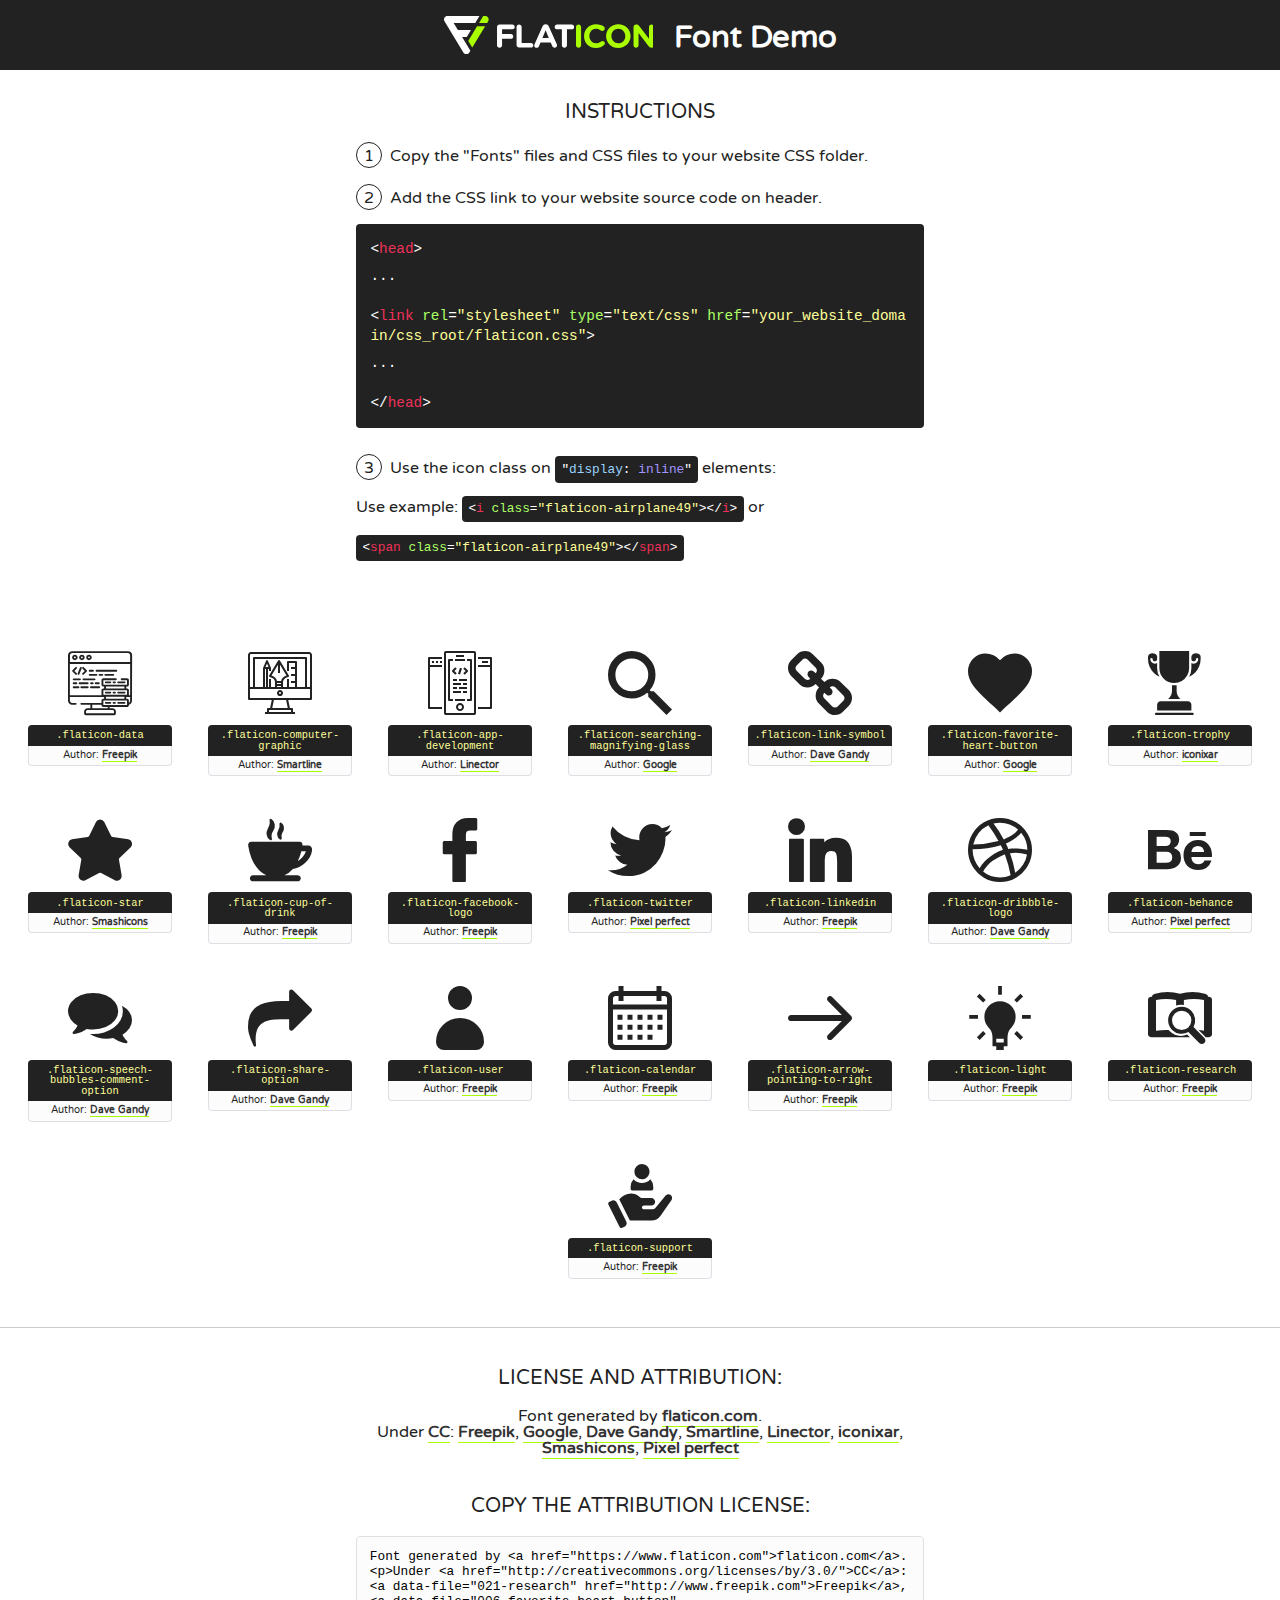
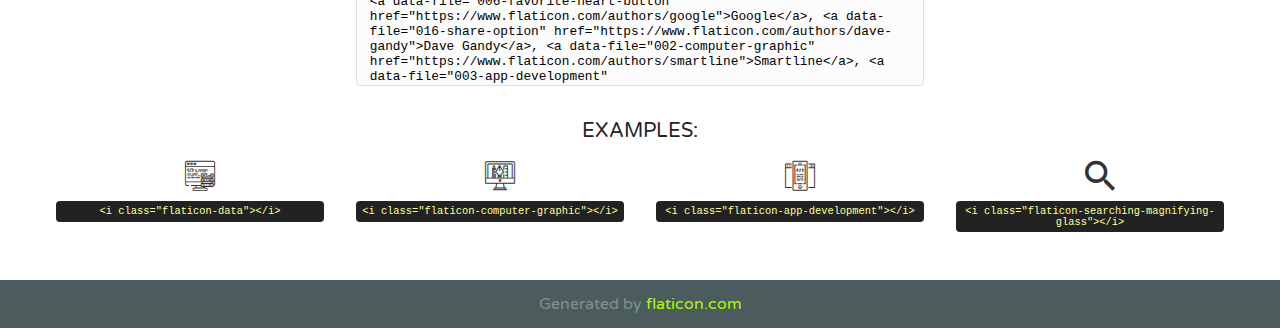
<file: fonts/flaticon.html>
<!DOCTYPE html>
<!--
  Flaticon icon font: Flaticon
  Creation date: 17/12/2019 16:43
-->
<html>
<!DOCTYPE html>
<html>

<head>
    <title>Flaticon WebFont</title>
    <link href="http://fonts.googleapis.com/css?family=Varela+Round" rel="stylesheet" type="text/css" />
    <link rel="stylesheet" type="text/css" href="flaticon.css">
    <meta charset="UTF-8">
    <style>
    html, body, div, span, applet, object, iframe,
    h1, h2, h3, h4, h5, h6, p, blockquote, pre,
    a, abbr, acronym, address, big, cite, code,
    del, dfn, em, img, ins, kbd, q, s, samp,
    small, strike, strong, sub, sup, tt, var,
    b, u, i, center,
    dl, dt, dd, ol, ul, li,
    fieldset, form, label, legend,
    table, caption, tbody, tfoot, thead, tr, th, td,
    article, aside, canvas, details, embed, 
    figure, figcaption, footer, header, hgroup, 
    menu, nav, output, ruby, section, summary,
    time, mark, audio, video {
        margin: 0;
        padding: 0;
        border: 0;
        font-size: 100%;
        font: inherit;
        vertical-align: baseline;
    }
    /* HTML5 display-role reset for older browsers */
    article, aside, details, figcaption, figure, 
    footer, header, hgroup, menu, nav, section {
        display: block;
    }
    body {
        line-height: 1;
    }
    ol, ul {
        list-style: none;
    }
    blockquote, q {
        quotes: none;
    }
    blockquote:before, blockquote:after,
    q:before, q:after {
        content: '';
        content: none;
    }
    table {
        border-collapse: collapse;
        border-spacing: 0;
    }
    body {
        font-family: 'Varela Round', Helvetica, Arial, sans-serif;
        font-size: 16px;
        color: #222;
    }
    a {
        color: #333;
        border-bottom: 1px solid #a9fd00;
        font-weight: bold;
        text-decoration: none;
    }
    * {
        -moz-box-sizing: border-box;
        -webkit-box-sizing: border-box;
        box-sizing: border-box;
        margin: 0;
        padding: 0;
    }
    [class^="flaticon-"]:before, [class*=" flaticon-"]:before, [class^="flaticon-"]:after, [class*=" flaticon-"]:after {
        font-family: Flaticon;
        font-size: 30px;
        font-style: normal;
        margin-left: 20px;
        color: #333;
    }
    .wrapper {
        max-width: 600px;
        margin: auto;
        padding: 0 1em;
    }
    .title {
        font-size: 1.25em;
        text-align: center;
        margin-bottom: 1em;
        text-transform: uppercase;
    }
    header {
        text-align: center;
        background-color: #222;
        color: #fff;
        padding: 1em;
    }
    header .logo {
        width: 210px;
        height: 38px;
        display: inline-block;
        vertical-align: middle;
        margin-right: 1em;
        border: none;
    }
    header strong {
        font-size: 1.95em;
        font-weight: bold;
        vertical-align: middle;
        margin-top: 5px;
        display: inline-block;
    }
    .demo {
        margin: 2em auto;
        line-height: 1.25em;
    }
    .demo ul li {
        margin-bottom: 1em;
    }
    .demo ul li .num {
        color: #222;
        border-radius: 20px;
        display: inline-block;
        width: 26px;
        padding: 3px;
        height: 26px;
        text-align: center;
        margin-right: 0.5em;
        border: 1px solid #222;
    }
    .demo ul li code {
        background-color: #222;
        border-radius: 4px;
        padding: 0.25em 0.5em;
        display: inline-block;
        color: #fff;
        font-family: Consolas,Monaco,Lucida Console,Liberation Mono,DejaVu Sans Mono,Bitstream Vera Sans Mono,Courier New, monospace;
        font-weight: lighter;
        margin-top: 1em;
        font-size: 0.8em;
        word-break: break-all;
    }
    .demo ul li code.big {
        padding: 1em;
        font-size: 0.9em;
    }
    .demo ul li code .red {
        color: #EF3159;
    }
    .demo ul li code .green {
        color: #ACFF65;
    }
    .demo ul li code .yellow {
        color: #FFFF99;
    }
    .demo ul li code .blue {
        color: #99D3FF;
    }
    .demo ul li code .purple {
        color: #A295FF;
    }
    .demo ul li code .dots {
        margin-top: 0.5em;
        display: block;
    }
    #glyphs {
        border-bottom: 1px solid #ccc;
        padding: 2em 0;
        text-align: center;
    }
    .glyph {
        display: inline-block;
        width: 9em;
        margin: 1em;
        text-align: center;
        vertical-align: top;
        background: #FFF;
    }
    .glyph .glyph-icon {
        padding: 10px;
        display: block;
        font-family:"Flaticon";
        font-size: 64px;
        line-height: 1;
    }
    .glyph .glyph-icon:before {
        font-size: 64px;
        color: #222;
        margin-left: 0;
    }
    .class-name {
        font-size: 0.65em;
        background-color: #222;
        color: #fff;
        border-radius: 4px 4px 0 0;
        padding: 0.5em;
        color: #FFFF99;
        font-family: Consolas,Monaco,Lucida Console,Liberation Mono,DejaVu Sans Mono,Bitstream Vera Sans Mono,Courier New, monospace;
    }
    .author-name {
        font-size: 0.6em;
        background-color: #fcfcfd;
        border: 1px solid #DEDEE4;
        border-top: 0;
        border-radius: 0 0 4px 4px;
        padding: 0.5em;
    }
    .class-name:last-child {
        font-size: 10px;
        color:#888;
    }
    .class-name:last-child a {
        font-size: 10px;
        color:#555;
    }
    .class-name:last-child a:hover {
        color:#a9fd00;
    }
    .glyph > input {
        display: block;
        width: 100px;
        margin: 5px auto;
        text-align: center;
        font-size: 12px;
        cursor: text;
    }
    .glyph > input.icon-input {
        font-family:"Flaticon";
        font-size: 16px;
        margin-bottom: 10px;
    }
    .attribution .title {
        margin-top: 2em;
    }
    .attribution textarea {
        background-color: #fcfcfd;
        padding: 1em;
        border: none;
        box-shadow: none;
        border: 1px solid #DEDEE4;
        border-radius: 4px;
        resize: none;
        width: 100%;
        height: 150px;
        font-size: 0.8em;
        font-family: Consolas,Monaco,Lucida Console,Liberation Mono,DejaVu Sans Mono,Bitstream Vera Sans Mono,Courier New, monospace;
        -webkit-appearance: none;
    }
    .iconsuse {
        margin: 2em auto;
        text-align: center;
        max-width: 1200px;
    }
    .iconsuse:after {
        content: '';
        display: table;
        clear: both;
    }
    .iconsuse .image {
        float: left;
        width: 25%;
        padding: 0 1em;
    }
    .iconsuse .image p {
        margin-bottom: 1em;
    }
    .iconsuse .image span {
        display: block;
        font-size: 0.65em;
        background-color: #222;
        color: #fff;
        border-radius: 4px;
        padding: 0.5em;
        color: #FFFF99;
        margin-top: 1em;
        font-family: Consolas,Monaco,Lucida Console,Liberation Mono,DejaVu Sans Mono,Bitstream Vera Sans Mono,Courier New, monospace;
    }
    #footer {
        text-align: center;
        background-color: #4C5B5C;
        color: #7c9192;
        padding: 1em;
    }
    #footer a {
        border: none;
        color: #a9fd00;
        font-weight: normal;
    }
    @media (max-width: 960px) {
        .iconsuse .image {
            width: 50%;
        }
    }
    @media (max-width: 560px) {
        .iconsuse .image {
            width: 100%;
        }
    }
    </style>
</head>

<body class="characters-off">

    <header>
        <a href="https://www.flaticon.com" target="_blank" class="logo">
            <svg version="1.1" xmlns="http://www.w3.org/2000/svg" xmlns:xlink="http://www.w3.org/1999/xlink" xmlns:a="http://ns.adobe.com/AdobeSVGViewerExtensions/3.0/" viewBox="0 0 560.875 102.036" enable-background="new 0 0 560.875 102.036" xml:space="preserve">
                <defs>
                </defs>
                <g>
                    <g class="letters">
                        <path fill="#ffffff" d="M141.596,29.675c0-3.777,2.985-6.767,6.764-6.767h34.438c3.426,0,6.15,2.728,6.15,6.15
                        c0,3.43-2.724,6.149-6.15,6.149h-27.674v13.091h23.719c3.429,0,6.151,2.724,6.151,6.15c0,3.43-2.723,6.149-6.151,6.149h-23.719
                        v17.574c0,3.773-2.986,6.761-6.764,6.761c-3.779,0-6.764-2.989-6.764-6.761V29.675z"></path>
                        <path fill="#ffffff" d="M193.844,29.149c0-3.781,2.985-6.767,6.764-6.767c3.776,0,6.763,2.985,6.763,6.767v42.957h25.039
                        c3.426,0,6.149,2.726,6.149,6.153c0,3.425-2.723,6.15-6.149,6.15h-31.802c-3.779,0-6.764-2.986-6.764-6.768V29.149z"></path>
                        <path fill="#ffffff" d="M241.891,75.71l21.438-48.407c1.492-3.341,4.215-5.357,7.906-5.357h0.792
                        c3.686,0,6.323,2.017,7.815,5.357l21.439,48.407c0.436,0.967,0.701,1.845,0.701,2.723c0,3.602-2.809,6.501-6.414,6.501
                        c-3.161,0-5.269-1.845-6.499-4.655l-4.132-9.661h-27.059l-4.301,10.102c-1.144,2.631-3.426,4.214-6.237,4.214
                        c-3.517,0-6.24-2.81-6.24-6.325C241.1,77.64,241.451,76.677,241.891,75.71z M279.932,58.666l-8.521-20.297l-8.526,20.297H279.932
                        z"></path>
                        <path fill="#ffffff" d="M314.864,35.387H301.86c-3.429,0-6.239-2.813-6.239-6.238c0-3.429,2.811-6.24,6.239-6.24h39.533
                        c3.426,0,6.237,2.811,6.237,6.24c0,3.425-2.811,6.238-6.237,6.238h-13.001v42.785c0,3.773-2.99,6.761-6.764,6.761
                        c-3.779,0-6.764-2.989-6.764-6.761V35.387z"></path>
                        <path fill="#A9FD00" d="M352.615,29.149c0-3.781,2.985-6.767,6.767-6.767c3.774,0,6.761,2.985,6.761,6.767v49.024
                        c0,3.773-2.987,6.761-6.761,6.761c-3.781,0-6.767-2.989-6.767-6.761V29.149z"></path>
                        <path fill="#A9FD00" d="M374.132,53.836v-0.179c0-17.481,13.178-31.801,32.065-31.801c9.22,0,15.459,2.458,20.557,6.238
                        c1.402,1.054,2.637,2.985,2.637,5.357c0,3.692-2.985,6.59-6.681,6.59c-1.845,0-3.071-0.702-4.044-1.319
                        c-3.776-2.813-7.729-4.393-12.562-4.393c-10.364,0-17.831,8.611-17.831,19.154v0.173c0,10.542,7.291,19.329,17.831,19.329
                        c5.715,0,9.492-1.756,13.359-4.834c1.049-0.874,2.458-1.491,4.039-1.491c3.429,0,6.325,2.813,6.325,6.236
                        c0,2.106-1.056,3.78-2.282,4.834c-5.539,4.834-12.036,7.733-21.878,7.733C387.572,85.464,374.132,71.493,374.132,53.836z"></path>
                        <path fill="#A9FD00" d="M433.009,53.836v-0.179c0-17.481,13.79-31.801,32.766-31.801c18.981,0,32.592,14.143,32.592,31.628v0.173
                        c0,17.483-13.785,31.807-32.769,31.807C446.625,85.464,433.009,71.32,433.009,53.836z M484.224,53.836v-0.179
                        c0-10.539-7.725-19.326-18.626-19.326c-10.893,0-18.449,8.611-18.449,19.154v0.173c0,10.542,7.73,19.329,18.626,19.329
                        C476.676,72.986,484.224,64.378,484.224,53.836z"></path>
                        <path fill="#A9FD00" d="M506.233,29.321c0-3.774,2.99-6.763,6.767-6.763h1.401c3.252,0,5.183,1.583,7.029,3.953l26.093,34.265
                        V29.059c0-3.692,2.99-6.677,6.681-6.677c3.683,0,6.671,2.985,6.671,6.677v48.934c0,3.78-2.987,6.765-6.764,6.765h-0.436
                        c-3.257,0-5.188-1.581-7.034-3.953l-27.056-35.492v32.944c0,3.687-2.985,6.676-6.678,6.676c-3.683,0-6.673-2.989-6.673-6.676
                        V29.321z"></path>
                    </g>
                    <g class="insignia">
                        <path fill="#ffffff" d="M48.372,56.137h12.517l11.156-18.537H37.186L25.688,18.539h57.825L94.668,0H9.271
                        C5.925,0,2.842,1.801,1.198,4.716c-1.644,2.907-1.593,6.482,0.134,9.343l50.38,83.501c1.678,2.781,4.689,4.476,7.938,4.476
                        c3.246,0,6.257-1.695,7.935-4.476l2.898-4.804L48.372,56.137z"></path>
                        <g class="i">
                            <path fill="#A9FD00" d="M93.575,18.539h0.031v0.004l21.652,0.004l2.705-4.488c1.727-2.861,1.778-6.436,0.133-9.343
                            C116.454,1.801,113.371,0,110.026,0h-5.294L93.575,18.539z"></path>
                            <polygon fill="#A9FD00" points="88.291,27.356 64.725,66.486 75.519,84.404 109.942,27.356"></polygon>
                        </g>
                    </g>
                </g>
            </svg>
        </a>
        <strong>Font Demo</strong>
    </header>


    <section class="demo wrapper">

        <p class="title">Instructions</p>

        <ul>
            <li>
                <span class="num">1</span>Copy the "Fonts" files and CSS files to your website CSS folder.
            </li>
            <li>
                <span class="num">2</span>Add the CSS link to your website source code on header.
                <code class="big">
                    &lt;<span class="red">head</span>&gt;
                    <br/><span class="dots">...</span>
                    <br/>&lt;<span class="red">link</span> <span class="green">rel</span>=<span class="yellow">"stylesheet"</span> <span class="green">type</span>=<span class="yellow">"text/css"</span> <span class="green">href</span>=<span class="yellow">"your_website_domain/css_root/flaticon.css"</span>&gt;
                    <br/><span class="dots">...</span>
                    <br/>&lt;/<span class="red">head</span>&gt;
                </code>
            </li>

            <li>
                <p>
                    <span class="num">3</span>Use the icon class on <code>"<span class="blue">display</span>:<span class="purple"> inline</span>"</code> elements:
                    <br />
                    Use example: <code>&lt;<span class="red">i</span> <span class="green">class</span>=<span class="yellow">&quot;flaticon-airplane49&quot;</span>&gt;&lt;/<span class="red">i</span>&gt;</code> or <code>&lt;<span class="red">span</span> <span class="green">class</span>=<span class="yellow">&quot;flaticon-airplane49&quot;</span>&gt;&lt;/<span class="red">span</span>&gt;</code>
            </li>
        </ul>

    </section>




   <section id="glyphs">          
    
      
        <div class="glyph"><div class="glyph-icon flaticon-data"></div>
            <div class="class-name">.flaticon-data</div>
            <div class="author-name">Author: <a data-file="001-data" href="http://www.freepik.com">Freepik</a> </div> 
        </div>        
        
        <div class="glyph"><div class="glyph-icon flaticon-computer-graphic"></div>
            <div class="class-name">.flaticon-computer-graphic</div>
            <div class="author-name">Author: <a data-file="002-computer-graphic" href="https://www.flaticon.com/authors/smartline">Smartline</a> </div> 
        </div>        
        
        <div class="glyph"><div class="glyph-icon flaticon-app-development"></div>
            <div class="class-name">.flaticon-app-development</div>
            <div class="author-name">Author: <a data-file="003-app-development" href="https://www.flaticon.com/authors/linector">Linector</a> </div> 
        </div>        
        
        <div class="glyph"><div class="glyph-icon flaticon-searching-magnifying-glass"></div>
            <div class="class-name">.flaticon-searching-magnifying-glass</div>
            <div class="author-name">Author: <a data-file="004-searching-magnifying-glass" href="https://www.flaticon.com/authors/google">Google</a> </div> 
        </div>        
        
        <div class="glyph"><div class="glyph-icon flaticon-link-symbol"></div>
            <div class="class-name">.flaticon-link-symbol</div>
            <div class="author-name">Author: <a data-file="005-link-symbol" href="https://www.flaticon.com/authors/dave-gandy">Dave Gandy</a> </div> 
        </div>        
        
        <div class="glyph"><div class="glyph-icon flaticon-favorite-heart-button"></div>
            <div class="class-name">.flaticon-favorite-heart-button</div>
            <div class="author-name">Author: <a data-file="006-favorite-heart-button" href="https://www.flaticon.com/authors/google">Google</a> </div> 
        </div>        
        
        <div class="glyph"><div class="glyph-icon flaticon-trophy"></div>
            <div class="class-name">.flaticon-trophy</div>
            <div class="author-name">Author: <a data-file="007-trophy" href="https://www.flaticon.com/authors/iconixar">iconixar</a> </div> 
        </div>        
        
        <div class="glyph"><div class="glyph-icon flaticon-star"></div>
            <div class="class-name">.flaticon-star</div>
            <div class="author-name">Author: <a data-file="008-star" href="https://www.flaticon.com/authors/smashicons">Smashicons</a> </div> 
        </div>        
        
        <div class="glyph"><div class="glyph-icon flaticon-cup-of-drink"></div>
            <div class="class-name">.flaticon-cup-of-drink</div>
            <div class="author-name">Author: <a data-file="009-cup-of-drink" href="http://www.freepik.com">Freepik</a> </div> 
        </div>        
        
        <div class="glyph"><div class="glyph-icon flaticon-facebook-logo"></div>
            <div class="class-name">.flaticon-facebook-logo</div>
            <div class="author-name">Author: <a data-file="010-facebook-logo" href="http://www.freepik.com">Freepik</a> </div> 
        </div>        
        
        <div class="glyph"><div class="glyph-icon flaticon-twitter"></div>
            <div class="class-name">.flaticon-twitter</div>
            <div class="author-name">Author: <a data-file="011-twitter" href="https://www.flaticon.com/authors/pixel-perfect">Pixel perfect</a> </div> 
        </div>        
        
        <div class="glyph"><div class="glyph-icon flaticon-linkedin"></div>
            <div class="class-name">.flaticon-linkedin</div>
            <div class="author-name">Author: <a data-file="012-linkedin" href="http://www.freepik.com">Freepik</a> </div> 
        </div>        
        
        <div class="glyph"><div class="glyph-icon flaticon-dribbble-logo"></div>
            <div class="class-name">.flaticon-dribbble-logo</div>
            <div class="author-name">Author: <a data-file="013-dribbble-logo" href="https://www.flaticon.com/authors/dave-gandy">Dave Gandy</a> </div> 
        </div>        
        
        <div class="glyph"><div class="glyph-icon flaticon-behance"></div>
            <div class="class-name">.flaticon-behance</div>
            <div class="author-name">Author: <a data-file="014-behance" href="https://www.flaticon.com/authors/pixel-perfect">Pixel perfect</a> </div> 
        </div>        
        
        <div class="glyph"><div class="glyph-icon flaticon-speech-bubbles-comment-option"></div>
            <div class="class-name">.flaticon-speech-bubbles-comment-option</div>
            <div class="author-name">Author: <a data-file="015-speech-bubbles-comment-option" href="https://www.flaticon.com/authors/dave-gandy">Dave Gandy</a> </div> 
        </div>        
        
        <div class="glyph"><div class="glyph-icon flaticon-share-option"></div>
            <div class="class-name">.flaticon-share-option</div>
            <div class="author-name">Author: <a data-file="016-share-option" href="https://www.flaticon.com/authors/dave-gandy">Dave Gandy</a> </div> 
        </div>        
        
        <div class="glyph"><div class="glyph-icon flaticon-user"></div>
            <div class="class-name">.flaticon-user</div>
            <div class="author-name">Author: <a data-file="017-user" href="http://www.freepik.com">Freepik</a> </div> 
        </div>        
        
        <div class="glyph"><div class="glyph-icon flaticon-calendar"></div>
            <div class="class-name">.flaticon-calendar</div>
            <div class="author-name">Author: <a data-file="018-calendar" href="http://www.freepik.com">Freepik</a> </div> 
        </div>        
        
        <div class="glyph"><div class="glyph-icon flaticon-arrow-pointing-to-right"></div>
            <div class="class-name">.flaticon-arrow-pointing-to-right</div>
            <div class="author-name">Author: <a data-file="019-arrow-pointing-to-right" href="http://www.freepik.com">Freepik</a> </div> 
        </div>        
        
        <div class="glyph"><div class="glyph-icon flaticon-light"></div>
            <div class="class-name">.flaticon-light</div>
            <div class="author-name">Author: <a data-file="020-light" href="http://www.freepik.com">Freepik</a> </div> 
        </div>        
        
        <div class="glyph"><div class="glyph-icon flaticon-research"></div>
            <div class="class-name">.flaticon-research</div>
            <div class="author-name">Author: <a data-file="021-research" href="http://www.freepik.com">Freepik</a> </div> 
        </div>        
        
        <div class="glyph"><div class="glyph-icon flaticon-support"></div>
            <div class="class-name">.flaticon-support</div>
            <div class="author-name">Author: <a data-file="022-support" href="http://www.freepik.com">Freepik</a> </div> 
        </div>        
        

    </section>



    <section class="attribution wrapper"   style="text-align:center;">

      <div class="title">License and attribution:</div><div class="attrDiv">Font generated by <a href="https://www.flaticon.com">flaticon.com</a>. <div><p>Under <a href="http://creativecommons.org/licenses/by/3.0/">CC</a>: <a data-file="021-research" href="http://www.freepik.com">Freepik</a>, <a data-file="006-favorite-heart-button" href="https://www.flaticon.com/authors/google">Google</a>, <a data-file="016-share-option" href="https://www.flaticon.com/authors/dave-gandy">Dave Gandy</a>, <a data-file="002-computer-graphic" href="https://www.flaticon.com/authors/smartline">Smartline</a>, <a data-file="003-app-development" href="https://www.flaticon.com/authors/linector">Linector</a>, <a data-file="007-trophy" href="https://www.flaticon.com/authors/iconixar">iconixar</a>, <a data-file="008-star" href="https://www.flaticon.com/authors/smashicons">Smashicons</a>, <a data-file="014-behance" href="https://www.flaticon.com/authors/pixel-perfect">Pixel perfect</a></p>  </div>
      </div>
      <div class="title">Copy the Attribution License:</div>

    <textarea onclick="this.focus();this.select();">Font generated by &lt;a href=&quot;https://www.flaticon.com&quot;&gt;flaticon.com&lt;/a&gt;. <p>Under <a href="http://creativecommons.org/licenses/by/3.0/">CC</a>: <a data-file="021-research" href="http://www.freepik.com">Freepik</a>, <a data-file="006-favorite-heart-button" href="https://www.flaticon.com/authors/google">Google</a>, <a data-file="016-share-option" href="https://www.flaticon.com/authors/dave-gandy">Dave Gandy</a>, <a data-file="002-computer-graphic" href="https://www.flaticon.com/authors/smartline">Smartline</a>, <a data-file="003-app-development" href="https://www.flaticon.com/authors/linector">Linector</a>, <a data-file="007-trophy" href="https://www.flaticon.com/authors/iconixar">iconixar</a>, <a data-file="008-star" href="https://www.flaticon.com/authors/smashicons">Smashicons</a>, <a data-file="014-behance" href="https://www.flaticon.com/authors/pixel-perfect">Pixel perfect</a></p>  
     </textarea>

    </section>

    <section class="iconsuse">

          <div class="title">Examples:</div>            
             
            <div class="image">
                <p>
                    <i class="glyph-icon flaticon-data"></i> 
                    <span>&lt;i class=&quot;flaticon-data&quot;&gt;&lt;/i&gt;</span>
                </p>
            </div>
            
            <div class="image">
                <p>
                    <i class="glyph-icon flaticon-computer-graphic"></i> 
                    <span>&lt;i class=&quot;flaticon-computer-graphic&quot;&gt;&lt;/i&gt;</span>
                </p>
            </div>
            
            <div class="image">
                <p>
                    <i class="glyph-icon flaticon-app-development"></i> 
                    <span>&lt;i class=&quot;flaticon-app-development&quot;&gt;&lt;/i&gt;</span>
                </p>
            </div>
            
            <div class="image">
                <p>
                    <i class="glyph-icon flaticon-searching-magnifying-glass"></i> 
                    <span>&lt;i class=&quot;flaticon-searching-magnifying-glass&quot;&gt;&lt;/i&gt;</span>
                </p>
            </div>
                       
        </div>
                            
    </section>

<div id="footer">
    <div>Generated by <a href="https://www.flaticon.com">flaticon.com</a>
    </div>
</div>



</body>
</html>
</file>
<file: fonts/flaticon.css>
/*
  	Flaticon icon font: Flaticon
  	Creation date: 17/12/2019 16:43
  	*/

@font-face {
  font-family: "Flaticon";
  src: url("./Flaticon.eot");
  src: url("./Flaticon.eot?#iefix") format("embedded-opentype"),
       url("./Flaticon.woff2") format("woff2"),
       url("./Flaticon.woff") format("woff"),
       url("./Flaticon.ttf") format("truetype"),
       url("./Flaticon.svg#Flaticon") format("svg");
  font-weight: normal;
  font-style: normal;
}

@media screen and (-webkit-min-device-pixel-ratio:0) {
  @font-face {
    font-family: "Flaticon";
    src: url("./Flaticon.svg#Flaticon") format("svg");
  }
}

[class^="flaticon-"]:before, [class*=" flaticon-"]:before,
[class^="flaticon-"]:after, [class*=" flaticon-"]:after {   
  font-family: Flaticon;
  font-style: normal;
}

.flaticon-data:before { content: "\f100"; }
.flaticon-computer-graphic:before { content: "\f101"; }
.flaticon-app-development:before { content: "\f102"; }
.flaticon-searching-magnifying-glass:before { content: "\f103"; }
.flaticon-link-symbol:before { content: "\f104"; }
.flaticon-favorite-heart-button:before { content: "\f105"; }
.flaticon-trophy:before { content: "\f106"; }
.flaticon-star:before { content: "\f107"; }
.flaticon-cup-of-drink:before { content: "\f108"; }
.flaticon-facebook-logo:before { content: "\f109"; }
.flaticon-twitter:before { content: "\f10a"; }
.flaticon-linkedin:before { content: "\f10b"; }
.flaticon-dribbble-logo:before { content: "\f10c"; }
.flaticon-behance:before { content: "\f10d"; }
.flaticon-speech-bubbles-comment-option:before { content: "\f10e"; }
.flaticon-share-option:before { content: "\f10f"; }
.flaticon-user:before { content: "\f110"; }
.flaticon-calendar:before { content: "\f111"; }
.flaticon-arrow-pointing-to-right:before { content: "\f112"; }
.flaticon-light:before { content: "\f113"; }
.flaticon-research:before { content: "\f114"; }
.flaticon-support:before { content: "\f115"; }
</file>
<file: css/venobox.css>
/* ------ venobox.css --------*/
.vbox-overlay *, .vbox-overlay *:before, .vbox-overlay *:after{
    -webkit-backface-visibility: hidden;
    -webkit-box-sizing:border-box;
    -moz-box-sizing:border-box;
    box-sizing:border-box;
}
.vbox-overlay * { 
    -webkit-backface-visibility: visible;
    backface-visibility: visible;
}
.vbox-overlay{
    display: -webkit-flex;
    display: flex;
    -webkit-flex-direction: column;
    flex-direction: column;
    -webkit-justify-content: center;
    justify-content: center;
    -webkit-align-items: center;
    align-items: center;
    position: fixed;
    left: 0;
    top: 0;
    bottom: 0;
    right: 0;
    z-index: 1040;
    -webkit-transform:translateZ(1000px);
    transform: translateZ(1000px);
    transform-style: preserve-3d;
}

/* ----- navigation ----- */
.vbox-title{
    width: 100%;
    height: 40px;
    float: left;
    text-align: center;
    line-height: 28px;
    font-size: 12px;
    padding: 6px 40px;
    overflow: hidden;
    position: fixed;
    display: none;
    left: 0;
    z-index: 1050;
}
.vbox-close{
    cursor: pointer;
    position: fixed;
    top: -1px;
    right: 0;
    width: 50px;
    height: 40px;
    padding: 6px;
    display: block;
    background-position:10px center;
    overflow: hidden;
    font-size: 24px;
    line-height: 1;
    text-align: center;
    z-index: 1050;
}
.vbox-num{
    cursor: pointer;
    position: fixed;
    left: 0;
    height: 40px;
    display: block;
    overflow: hidden;
    line-height: 28px;
    font-size: 12px;
    padding: 6px 10px;
    display: none;
    z-index: 1050;
}
/* ----- navigation ARROWS ----- */
.vbox-next, .vbox-prev{
    position: fixed;
    top: 50%;
    margin-top: -15px;
    overflow: hidden;
    cursor: pointer;
    display: block;
    width: 45px;
    height: 45px;
    z-index: 1050;
}
.vbox-next span, .vbox-prev span{
    position: relative;
    width: 20px;
    height: 20px;
    border: 2px solid transparent;
    border-top-color: #B6B6B6;
    border-right-color: #B6B6B6;
    text-indent: -100px;
    position: absolute;
    top: 8px;
    display: block;
}
.vbox-prev{
    left: 15px;
}
.vbox-next{
    right: 15px;
}
.vbox-prev span{
    left: 10px;
    -ms-transform: rotate(-135deg);
    -webkit-transform: rotate(-135deg);
    transform: rotate(-135deg);
}
.vbox-next span{
    -ms-transform: rotate(45deg);
    -webkit-transform: rotate(45deg);
    transform: rotate(45deg);
    right: 10px;
}
/* ------- inline window ------ */
.vbox-inline{
    width: 420px;
    height: 315px;
    height: 70vh;
    padding: 10px;
    background: #fff;
    margin: 0 auto;
    overflow: auto;
    text-align: left;
}
/* ------- Video & iFrames window ------ */
.venoframe{
    max-width: 100%;
    width: 100%;
    border: none;
    width: 100%;
    height: 260px;
    height: 70vh;
}
.venoframe.vbvid{
    height: 260px;
}
@media (min-width: 768px) {
    .venoframe, .vbox-inline{
        width: 90%;
        height: 360px;
        height: 70vh;
    }
    .venoframe.vbvid{
        width: 640px;
        height: 360px;
    }
}
@media (min-width: 992px) {
    .venoframe, .vbox-inline{
        max-width: 1200px;
        width: 80%;
        height: 540px;
        height: 70vh;
    }
    .venoframe.vbvid{
        width: 960px;
        height: 540px;
    }
}
/* 
Please do NOT edit this part! 
or at least read this note: http://i.imgur.com/7C0ws9e.gif
*/
.vbox-open{
    overflow: hidden;
}
.vbox-container{
    position: absolute;
    left: 0;
    right: 0;
    top: 0;
    bottom: 0;
    overflow-x: hidden;
    overflow-y: scroll;
    overflow-scrolling: touch;
    -webkit-overflow-scrolling: touch;
    z-index: 20;
    max-height: 100%;

}

.vbox-content{
    text-align: center;
    float: left;
    width: 100%;
    position: relative;
    overflow: hidden;
    padding: 20px 10px;
}
.vbox-container img{
    max-width: 100%;
    height: auto;
}
.vbox-figlio{
    box-shadow: 0 0 12px rgba(0,0,0,0.19), 0 6px 6px rgba(0,0,0,0.23);
    max-width: 100%;
    text-align: initial;
}
img.vbox-figlio{
    -webkit-user-select: none;
-khtml-user-select: none;
-moz-user-select: none;
-o-user-select: none;
user-select: none;
}
.vbox-content.swipe-left{
    margin-left: -200px !important;
}
.vbox-content.swipe-right{
    margin-left: 200px !important;
}
.vbox-animated{
    webkit-transition: margin 300ms ease-out;
    transition: margin 300ms ease-out;
}

/* ---------- preloader ----------
 * SPINKIT 
 * http://tobiasahlin.com/spinkit/
-------------------------------- */
.sk-double-bounce,.sk-rotating-plane{width:40px;height:40px;margin:40px auto}.sk-rotating-plane{background-color:#333;-webkit-animation:sk-rotatePlane 1.2s infinite ease-in-out;animation:sk-rotatePlane 1.2s infinite ease-in-out}@-webkit-keyframes sk-rotatePlane{0%{-webkit-transform:perspective(120px) rotateX(0) rotateY(0);transform:perspective(120px) rotateX(0) rotateY(0)}50%{-webkit-transform:perspective(120px) rotateX(-180.1deg) rotateY(0);transform:perspective(120px) rotateX(-180.1deg) rotateY(0)}100%{-webkit-transform:perspective(120px) rotateX(-180deg) rotateY(-179.9deg);transform:perspective(120px) rotateX(-180deg) rotateY(-179.9deg)}}@keyframes sk-rotatePlane{0%{-webkit-transform:perspective(120px) rotateX(0) rotateY(0);transform:perspective(120px) rotateX(0) rotateY(0)}50%{-webkit-transform:perspective(120px) rotateX(-180.1deg) rotateY(0);transform:perspective(120px) rotateX(-180.1deg) rotateY(0)}100%{-webkit-transform:perspective(120px) rotateX(-180deg) rotateY(-179.9deg);transform:perspective(120px) rotateX(-180deg) rotateY(-179.9deg)}}.sk-double-bounce{position:relative}.sk-double-bounce .sk-child{width:100%;height:100%;border-radius:50%;background-color:#333;opacity:.6;position:absolute;top:0;left:0;-webkit-animation:sk-doubleBounce 2s infinite ease-in-out;animation:sk-doubleBounce 2s infinite ease-in-out}.sk-chasing-dots .sk-child,.sk-spinner-pulse,.sk-three-bounce .sk-child{background-color:#333;border-radius:100%}.sk-double-bounce .sk-double-bounce2{-webkit-animation-delay:-1s;animation-delay:-1s}@-webkit-keyframes sk-doubleBounce{0%,100%{-webkit-transform:scale(0);transform:scale(0)}50%{-webkit-transform:scale(1);transform:scale(1)}}@keyframes sk-doubleBounce{0%,100%{-webkit-transform:scale(0);transform:scale(0)}50%{-webkit-transform:scale(1);transform:scale(1)}}.sk-wave{margin:40px auto;width:50px;height:40px;text-align:center;font-size:10px}.sk-wave .sk-rect{background-color:#333;height:100%;width:6px;display:inline-block;-webkit-animation:sk-waveStretchDelay 1.2s infinite ease-in-out;animation:sk-waveStretchDelay 1.2s infinite ease-in-out}.sk-wave .sk-rect1{-webkit-animation-delay:-1.2s;animation-delay:-1.2s}.sk-wave .sk-rect2{-webkit-animation-delay:-1.1s;animation-delay:-1.1s}.sk-wave .sk-rect3{-webkit-animation-delay:-1s;animation-delay:-1s}.sk-wave .sk-rect4{-webkit-animation-delay:-.9s;animation-delay:-.9s}.sk-wave .sk-rect5{-webkit-animation-delay:-.8s;animation-delay:-.8s}@-webkit-keyframes sk-waveStretchDelay{0%,100%,40%{-webkit-transform:scaleY(.4);transform:scaleY(.4)}20%{-webkit-transform:scaleY(1);transform:scaleY(1)}}@keyframes sk-waveStretchDelay{0%,100%,40%{-webkit-transform:scaleY(.4);transform:scaleY(.4)}20%{-webkit-transform:scaleY(1);transform:scaleY(1)}}.sk-wandering-cubes{margin:40px auto;width:40px;height:40px;position:relative}.sk-wandering-cubes .sk-cube{background-color:#333;width:10px;height:10px;position:absolute;top:0;left:0;-webkit-animation:sk-wanderingCube 1.8s ease-in-out -1.8s infinite both;animation:sk-wanderingCube 1.8s ease-in-out -1.8s infinite both}.sk-chasing-dots,.sk-spinner-pulse{width:40px;height:40px;margin:40px auto}.sk-wandering-cubes .sk-cube2{-webkit-animation-delay:-.9s;animation-delay:-.9s}@-webkit-keyframes sk-wanderingCube{0%{-webkit-transform:rotate(0);transform:rotate(0)}25%{-webkit-transform:translateX(30px) rotate(-90deg) scale(.5);transform:translateX(30px) rotate(-90deg) scale(.5)}50%{-webkit-transform:translateX(30px) translateY(30px) rotate(-179deg);transform:translateX(30px) translateY(30px) rotate(-179deg)}50.1%{-webkit-transform:translateX(30px) translateY(30px) rotate(-180deg);transform:translateX(30px) translateY(30px) rotate(-180deg)}75%{-webkit-transform:translateX(0) translateY(30px) rotate(-270deg) scale(.5);transform:translateX(0) translateY(30px) rotate(-270deg) scale(.5)}100%{-webkit-transform:rotate(-360deg);transform:rotate(-360deg)}}@keyframes sk-wanderingCube{0%{-webkit-transform:rotate(0);transform:rotate(0)}25%{-webkit-transform:translateX(30px) rotate(-90deg) scale(.5);transform:translateX(30px) rotate(-90deg) scale(.5)}50%{-webkit-transform:translateX(30px) translateY(30px) rotate(-179deg);transform:translateX(30px) translateY(30px) rotate(-179deg)}50.1%{-webkit-transform:translateX(30px) translateY(30px) rotate(-180deg);transform:translateX(30px) translateY(30px) rotate(-180deg)}75%{-webkit-transform:translateX(0) translateY(30px) rotate(-270deg) scale(.5);transform:translateX(0) translateY(30px) rotate(-270deg) scale(.5)}100%{-webkit-transform:rotate(-360deg);transform:rotate(-360deg)}}.sk-spinner-pulse{-webkit-animation:sk-pulseScaleOut 1s infinite ease-in-out;animation:sk-pulseScaleOut 1s infinite ease-in-out}@-webkit-keyframes sk-pulseScaleOut{0%{-webkit-transform:scale(0);transform:scale(0)}100%{-webkit-transform:scale(1);transform:scale(1);opacity:0}}@keyframes sk-pulseScaleOut{0%{-webkit-transform:scale(0);transform:scale(0)}100%{-webkit-transform:scale(1);transform:scale(1);opacity:0}}.sk-chasing-dots{position:relative;text-align:center;-webkit-animation:sk-chasingDotsRotate 2s infinite linear;animation:sk-chasingDotsRotate 2s infinite linear}.sk-chasing-dots .sk-child{width:60%;height:60%;display:inline-block;position:absolute;top:0;-webkit-animation:sk-chasingDotsBounce 2s infinite ease-in-out;animation:sk-chasingDotsBounce 2s infinite ease-in-out}.sk-chasing-dots .sk-dot2{top:auto;bottom:0;-webkit-animation-delay:-1s;animation-delay:-1s}@-webkit-keyframes sk-chasingDotsRotate{100%{-webkit-transform:rotate(360deg);transform:rotate(360deg)}}@keyframes sk-chasingDotsRotate{100%{-webkit-transform:rotate(360deg);transform:rotate(360deg)}}@-webkit-keyframes sk-chasingDotsBounce{0%,100%{-webkit-transform:scale(0);transform:scale(0)}50%{-webkit-transform:scale(1);transform:scale(1)}}@keyframes sk-chasingDotsBounce{0%,100%{-webkit-transform:scale(0);transform:scale(0)}50%{-webkit-transform:scale(1);transform:scale(1)}}.sk-three-bounce{margin:40px auto;width:80px;text-align:center}.sk-three-bounce .sk-child{width:20px;height:20px;display:inline-block;-webkit-animation:sk-three-bounce 1.4s ease-in-out 0s infinite both;animation:sk-three-bounce 1.4s ease-in-out 0s infinite both}.sk-circle .sk-child:before,.sk-fading-circle .sk-circle:before{display:block;border-radius:100%;content:'';background-color:#333}.sk-three-bounce .sk-bounce1{-webkit-animation-delay:-.32s;animation-delay:-.32s}.sk-three-bounce .sk-bounce2{-webkit-animation-delay:-.16s;animation-delay:-.16s}@-webkit-keyframes sk-three-bounce{0%,100%,80%{-webkit-transform:scale(0);transform:scale(0)}40%{-webkit-transform:scale(1);transform:scale(1)}}@keyframes sk-three-bounce{0%,100%,80%{-webkit-transform:scale(0);transform:scale(0)}40%{-webkit-transform:scale(1);transform:scale(1)}}.sk-circle{margin:40px auto;width:40px;height:40px;position:relative}.sk-circle .sk-child{width:100%;height:100%;position:absolute;left:0;top:0}.sk-circle .sk-child:before{margin:0 auto;width:15%;height:15%;-webkit-animation:sk-circleBounceDelay 1.2s infinite ease-in-out both;animation:sk-circleBounceDelay 1.2s infinite ease-in-out both}.sk-circle .sk-circle2{-webkit-transform:rotate(30deg);-ms-transform:rotate(30deg);transform:rotate(30deg)}.sk-circle .sk-circle3{-webkit-transform:rotate(60deg);-ms-transform:rotate(60deg);transform:rotate(60deg)}.sk-circle .sk-circle4{-webkit-transform:rotate(90deg);-ms-transform:rotate(90deg);transform:rotate(90deg)}.sk-circle .sk-circle5{-webkit-transform:rotate(120deg);-ms-transform:rotate(120deg);transform:rotate(120deg)}.sk-circle .sk-circle6{-webkit-transform:rotate(150deg);-ms-transform:rotate(150deg);transform:rotate(150deg)}.sk-circle .sk-circle7{-webkit-transform:rotate(180deg);-ms-transform:rotate(180deg);transform:rotate(180deg)}.sk-circle .sk-circle8{-webkit-transform:rotate(210deg);-ms-transform:rotate(210deg);transform:rotate(210deg)}.sk-circle .sk-circle9{-webkit-transform:rotate(240deg);-ms-transform:rotate(240deg);transform:rotate(240deg)}.sk-circle .sk-circle10{-webkit-transform:rotate(270deg);-ms-transform:rotate(270deg);transform:rotate(270deg)}.sk-circle .sk-circle11{-webkit-transform:rotate(300deg);-ms-transform:rotate(300deg);transform:rotate(300deg)}.sk-circle .sk-circle12{-webkit-transform:rotate(330deg);-ms-transform:rotate(330deg);transform:rotate(330deg)}.sk-circle .sk-circle2:before{-webkit-animation-delay:-1.1s;animation-delay:-1.1s}.sk-circle .sk-circle3:before{-webkit-animation-delay:-1s;animation-delay:-1s}.sk-circle .sk-circle4:before{-webkit-animation-delay:-.9s;animation-delay:-.9s}.sk-circle .sk-circle5:before{-webkit-animation-delay:-.8s;animation-delay:-.8s}.sk-circle .sk-circle6:before{-webkit-animation-delay:-.7s;animation-delay:-.7s}.sk-circle .sk-circle7:before{-webkit-animation-delay:-.6s;animation-delay:-.6s}.sk-circle .sk-circle8:before{-webkit-animation-delay:-.5s;animation-delay:-.5s}.sk-circle .sk-circle9:before{-webkit-animation-delay:-.4s;animation-delay:-.4s}.sk-circle .sk-circle10:before{-webkit-animation-delay:-.3s;animation-delay:-.3s}.sk-circle .sk-circle11:before{-webkit-animation-delay:-.2s;animation-delay:-.2s}.sk-circle .sk-circle12:before{-webkit-animation-delay:-.1s;animation-delay:-.1s}@-webkit-keyframes sk-circleBounceDelay{0%,100%,80%{-webkit-transform:scale(0);transform:scale(0)}40%{-webkit-transform:scale(1);transform:scale(1)}}@keyframes sk-circleBounceDelay{0%,100%,80%{-webkit-transform:scale(0);transform:scale(0)}40%{-webkit-transform:scale(1);transform:scale(1)}}.sk-cube-grid{width:40px;height:40px;margin:40px auto}.sk-cube-grid .sk-cube{width:33.33%;height:33.33%;background-color:#333;float:left;-webkit-animation:sk-cubeGridScaleDelay 1.3s infinite ease-in-out;animation:sk-cubeGridScaleDelay 1.3s infinite ease-in-out}.sk-cube-grid .sk-cube1{-webkit-animation-delay:.2s;animation-delay:.2s}.sk-cube-grid .sk-cube2{-webkit-animation-delay:.3s;animation-delay:.3s}.sk-cube-grid .sk-cube3{-webkit-animation-delay:.4s;animation-delay:.4s}.sk-cube-grid .sk-cube4{-webkit-animation-delay:.1s;animation-delay:.1s}.sk-cube-grid .sk-cube5{-webkit-animation-delay:.2s;animation-delay:.2s}.sk-cube-grid .sk-cube6{-webkit-animation-delay:.3s;animation-delay:.3s}.sk-cube-grid .sk-cube7{-webkit-animation-delay:0ms;animation-delay:0ms}.sk-cube-grid .sk-cube8{-webkit-animation-delay:.1s;animation-delay:.1s}.sk-cube-grid .sk-cube9{-webkit-animation-delay:.2s;animation-delay:.2s}@-webkit-keyframes sk-cubeGridScaleDelay{0%,100%,70%{-webkit-transform:scale3D(1,1,1);transform:scale3D(1,1,1)}35%{-webkit-transform:scale3D(0,0,1);transform:scale3D(0,0,1)}}@keyframes sk-cubeGridScaleDelay{0%,100%,70%{-webkit-transform:scale3D(1,1,1);transform:scale3D(1,1,1)}35%{-webkit-transform:scale3D(0,0,1);transform:scale3D(0,0,1)}}.sk-fading-circle{margin:40px auto;width:40px;height:40px;position:relative}.sk-fading-circle .sk-circle{width:100%;height:100%;position:absolute;left:0;top:0}.sk-fading-circle .sk-circle:before{margin:0 auto;width:15%;height:15%;-webkit-animation:sk-circleFadeDelay 1.2s infinite ease-in-out both;animation:sk-circleFadeDelay 1.2s infinite ease-in-out both}.sk-fading-circle .sk-circle2{-webkit-transform:rotate(30deg);-ms-transform:rotate(30deg);transform:rotate(30deg)}.sk-fading-circle .sk-circle3{-webkit-transform:rotate(60deg);-ms-transform:rotate(60deg);transform:rotate(60deg)}.sk-fading-circle .sk-circle4{-webkit-transform:rotate(90deg);-ms-transform:rotate(90deg);transform:rotate(90deg)}.sk-fading-circle .sk-circle5{-webkit-transform:rotate(120deg);-ms-transform:rotate(120deg);transform:rotate(120deg)}.sk-fading-circle .sk-circle6{-webkit-transform:rotate(150deg);-ms-transform:rotate(150deg);transform:rotate(150deg)}.sk-fading-circle .sk-circle7{-webkit-transform:rotate(180deg);-ms-transform:rotate(180deg);transform:rotate(180deg)}.sk-fading-circle .sk-circle8{-webkit-transform:rotate(210deg);-ms-transform:rotate(210deg);transform:rotate(210deg)}.sk-fading-circle .sk-circle9{-webkit-transform:rotate(240deg);-ms-transform:rotate(240deg);transform:rotate(240deg)}.sk-fading-circle .sk-circle10{-webkit-transform:rotate(270deg);-ms-transform:rotate(270deg);transform:rotate(270deg)}.sk-fading-circle .sk-circle11{-webkit-transform:rotate(300deg);-ms-transform:rotate(300deg);transform:rotate(300deg)}.sk-fading-circle .sk-circle12{-webkit-transform:rotate(330deg);-ms-transform:rotate(330deg);transform:rotate(330deg)}.sk-fading-circle .sk-circle2:before{-webkit-animation-delay:-1.1s;animation-delay:-1.1s}.sk-fading-circle .sk-circle3:before{-webkit-animation-delay:-1s;animation-delay:-1s}.sk-fading-circle .sk-circle4:before{-webkit-animation-delay:-.9s;animation-delay:-.9s}.sk-fading-circle .sk-circle5:before{-webkit-animation-delay:-.8s;animation-delay:-.8s}.sk-fading-circle .sk-circle6:before{-webkit-animation-delay:-.7s;animation-delay:-.7s}.sk-fading-circle .sk-circle7:before{-webkit-animation-delay:-.6s;animation-delay:-.6s}.sk-fading-circle .sk-circle8:before{-webkit-animation-delay:-.5s;animation-delay:-.5s}.sk-fading-circle .sk-circle9:before{-webkit-animation-delay:-.4s;animation-delay:-.4s}.sk-fading-circle .sk-circle10:before{-webkit-animation-delay:-.3s;animation-delay:-.3s}.sk-fading-circle .sk-circle11:before{-webkit-animation-delay:-.2s;animation-delay:-.2s}.sk-fading-circle .sk-circle12:before{-webkit-animation-delay:-.1s;animation-delay:-.1s}@-webkit-keyframes sk-circleFadeDelay{0%,100%,39%{opacity:0}40%{opacity:1}}@keyframes sk-circleFadeDelay{0%,100%,39%{opacity:0}40%{opacity:1}}.sk-folding-cube{margin:40px auto;width:40px;height:40px;position:relative;-webkit-transform:rotateZ(45deg);transform:rotateZ(45deg)}.sk-folding-cube .sk-cube{float:left;width:50%;height:50%;position:relative;-webkit-transform:scale(1.1);-ms-transform:scale(1.1);transform:scale(1.1)}.sk-folding-cube .sk-cube:before{content:'';position:absolute;top:0;left:0;width:100%;height:100%;background-color:#333;-webkit-animation:sk-foldCubeAngle 2.4s infinite linear both;animation:sk-foldCubeAngle 2.4s infinite linear both;-webkit-transform-origin:100% 100%;-ms-transform-origin:100% 100%;transform-origin:100% 100%}.sk-folding-cube .sk-cube2{-webkit-transform:scale(1.1) rotateZ(90deg);transform:scale(1.1) rotateZ(90deg)}.sk-folding-cube .sk-cube3{-webkit-transform:scale(1.1) rotateZ(180deg);transform:scale(1.1) rotateZ(180deg)}.sk-folding-cube .sk-cube4{-webkit-transform:scale(1.1) rotateZ(270deg);transform:scale(1.1) rotateZ(270deg)}.sk-folding-cube .sk-cube2:before{-webkit-animation-delay:.3s;animation-delay:.3s}.sk-folding-cube .sk-cube3:before{-webkit-animation-delay:.6s;animation-delay:.6s}.sk-folding-cube .sk-cube4:before{-webkit-animation-delay:.9s;animation-delay:.9s}@-webkit-keyframes sk-foldCubeAngle{0%,10%{-webkit-transform:perspective(140px) rotateX(-180deg);transform:perspective(140px) rotateX(-180deg);opacity:0}25%,75%{-webkit-transform:perspective(140px) rotateX(0);transform:perspective(140px) rotateX(0);opacity:1}100%,90%{-webkit-transform:perspective(140px) rotateY(180deg);transform:perspective(140px) rotateY(180deg);opacity:0}}@keyframes sk-foldCubeAngle{0%,10%{-webkit-transform:perspective(140px) rotateX(-180deg);transform:perspective(140px) rotateX(-180deg);opacity:0}25%,75%{-webkit-transform:perspective(140px) rotateX(0);transform:perspective(140px) rotateX(0);opacity:1}100%,90%{-webkit-transform:perspective(140px) rotateY(180deg);transform:perspective(140px) rotateY(180deg);opacity:0}}
</file>
<file: css/style.css>
/*================================================
             COMMON CSS PART START
=================================================*/
@import url('https://fonts.googleapis.com/css?family=Open+Sans:300,400,600,700,800|Ubuntu:300,400,500,700&display=swap');

*{
    margin: 0;
    padding: 0;
    outline: 0;
}

a{
    text-decoration: none !important;
}

a:hover{
    text-decoration: none !important;
}

img{
    vertical-align: middle;
}

ul,
ol{
    list-style: none;
    display: inline-block;
}

h1,
h2,
h3,
h4,
h5,
h6,
p,
ul,
li{
    margin: 0 !important;
    padding: 0 !important;
}

html,
body{
    scroll-behavior: smooth;
}

h3{
    color: #1675ac !important;
    font-size: 32px !important;
    font-weight: 700 !important;
    font-family: 'Ubuntu', sans-serif !important;
    text-transform: capitalize !important;
}

p{
    color: #444;
    font-size: 14px !important;
    font-weight: 400 !important;
    font-family: 'Open Sans', sans-serif !important;
    line-height: 24px !important;
}
/*================================================
               COMMON CSS PART END
=================================================*/



/*================================================
              PRELOADER PART START
=================================================*/
.flex-center {
    display: -webkit-box;
    display: -ms-flexbox;
    display: flex;
    -webkit-box-align: center;
    -ms-flex-align: center;
    align-items: center;
    -webkit-box-pack: center;
    -ms-flex-pack: center;
    justify-content: center;
}

.preloader {
    position: fixed;
    top: 0;
    left: 0;
    width: 100%;
    height: 100vh;
    background: #fff;
    z-index: 3;
}

.dots .dot {
    display: inline-block;
    width: 35px;
    height: 35px;
    margin: 0 10px 0 10px;
    border-radius: 50%;
    background: linear-gradient(to left, #1675a9 0%, #44b3ef 100%);
    -webkit-animation: dot-dot-dot 1.4s linear infinite;
    animation: dot-dot-dot 1.4s linear infinite;
}

.dots .dot:nth-child(2) {
    animation-delay: .2s;
}

.dots .dot:nth-child(3) {
    animation-delay: .4s;
}

@keyframes dot-dot-dot {

    0%,
    60%,
    100% {
        -webkit-transform: initial;
        -ms-transform: initial;
        transform: initial;
    }

    30% {
        -webkit-transform: translateY(-25px);
        -ms-transform: translateY(-25px);
        transform: translateY(-25px);
    }
}

.load_finish{
    display: none;
}
/*================================================
              PRELOADER PART END
=================================================*/



/*================================================
              BACK BUTTON PART START
=================================================*/
.back_btn{
    display: none;
}

.back_btn a i{
    display: block;
    position: fixed;
    bottom: 20px;
    right: 20px;
    color: #fff;
    width: 60px;
    height: 60px;
    line-height: 60px;
    text-align: center;
    border-radius: 50%;
    font-size: 20px;
    background: linear-gradient(to top, #1675a9 0%, #44b3ef 100%);
    box-shadow: 0px 5px 15px 3px rgba(68, 179, 239, 0.3);
}
/*================================================
              BACK BUTTON PART END
=================================================*/



/*================================================
               MENU PART START
=================================================*/
.navbar{
    position: absolute !important;
    top: 15px !important;
    width: 100%;
    z-index: 1;
}

.menu_fix{
    position: fixed !important;
    top: 0px !important;
    left: 0px;
    width: 100%;
    z-index: 2;
    padding: 20px 15px !important;
    background: linear-gradient(to top, #1778ad 0%, #239ddf 100%);
    box-shadow: 0px 0px 15px 5px rgba(0, 0, 0, 0.1);
}

.navbar a img{
    width: 87px;
    height: auto;
}

.navbar ul li a{
    color: #fff;
    font-size: 18px;
    font-weight: 500;
    font-family: 'Ubuntu', sans-serif;
    text-transform: capitalize;
    margin-left: 22px;
    padding: 2px 12px !important;
    border-radius: 20px !important;
    transition: all linear .4s;
    -webkit-transition: all linear .4s;
    -moz-transition: all linear .4s;
    -ms-transition: all linear .4s;
    -o-transition: all linear .4s;
}

.navbar ul li a:hover{
    color: #1675a9;
    background: #fff;
}
/*================================================
               MENU PART END
=================================================*/



/*================================================
                BANNER PART START
=================================================*/
#banner_part{
    background: linear-gradient(to top, #1778ad 0%, #239ddf 100%);
    padding: 76px 0px 76px;
}

.banner_img img{
    width: 100%;
    height: auto; 
}

.banner_text{
    padding-top: 179px;
}

.banner_text h4{
    color: #fff;
    font-size: 25px;
    font-weight: 700;
    font-family: 'Ubuntu', sans-serif;
    text-transform: capitalize;
    line-height: 0px;
    margin-bottom: 8px !important;
}

.banner_text h1{
    color: #fff;
    font-size: 60px;
    font-weight: 700;
    font-family: 'Ubuntu', sans-serif;
    text-transform: capitalize;
    margin-bottom: 22px !important;
}

.banner_text p{
    color: #fff;
    font-size: 14px;
    font-weight: 400;
    font-family: 'Open Sans', sans-serif;
    line-height: 24px;
    margin-bottom: 54px !important;
}

.banner_text a{
    display: inline-block;
    color: #fff;
    font-size: 14px;
    font-weight: 500;
    font-family: 'Ubuntu', sans-serif;
    text-transform: capitalize;
    width: 120px;
    height: 40px;
    line-height: 40px;
    text-align: center;
    border: 1px solid #fff;
    border-radius: 40px;
    margin-right: 25px;
    transition: all linear .4s;
    -webkit-transition: all linear .4s;
    -moz-transition: all linear .4s;
    -ms-transition: all linear .4s;
    -o-transition: all linear .4s;
}

.banner_text a.banner_btn {
    color: #fff;
    background: #146899;
    border-color: #44b3ef;
    box-shadow: 0px 5px 15px 3px #106db1;
}

.banner_text a:hover{
    color: #fff;
    background: #146899;
    border-color: #44b3ef;
    box-shadow: 0px 5px 15px 3px #106db1;
}
/*================================================
                BANNER PART END
=================================================*/



/*================================================
                CHOOSE PART START
=================================================*/
#choose_part{
    background: #f0f0f0;
    padding: 94px 0px 60px;
}

.choose_heading{
    text-align: center;
    margin-bottom: 58px !important;
}

.choose{
    width: 100%;
    padding: 18px 26px 25px 26px;
    text-align: center;
    background: #fff;
    border: 1px solid #ccc;
    transition: all linear .4s;
    -webkit-transition: all linear .4s;
    -moz-transition: all linear .4s;
    -ms-transition: all linear .4s;
    -o-transition: all linear .4s;
}

.choose:hover{
    border: 1px solid #44b3ef;
    box-shadow: 0px 20px 15px 8px rgba(68, 179, 239, 0.15);
}

.choose img{
    margin-bottom: 17px;
}

.choose h4{
    color: #222;
    font-size: 20px;
    font-weight: 700;
    font-family: 'Ubuntu', sans-serif;
    text-transform: capitalize;
    margin-bottom: 8px !important;
}
/*================================================
                CHOOSE PART END
=================================================*/



/*================================================
                ABOUT PART START
=================================================*/
#about_part{
    background: #fff;
    padding: 95px 0px 55px;
}

.about_img img{
    width: 100%;
    height: auto;
}

.about_text h3{
    margin-bottom: 47px !important;
}

.about_text h4{
    color: #222;
    font-size: 24px;
    font-weight: 700;
    font-family: 'Ubuntu', sans-serif;
    margin-bottom: 22px !important;
}

.about_text p span{
    display: block;
    margin-top: 23px;
}

.about_text a{
    display: inline-block;
    color: #fff;
    font-size: 14px;
    font-weight: 500;
    font-family: 'Ubuntu', sans-serif;
    text-transform: capitalize;
    width: 140px;
    height: 47px;
    line-height: 47px;
    text-align: center;
    border: 1px solid #44b3ef;
    border-radius: 40px;
    margin-top: 55px;
    background: #146899;
    box-shadow: 0px 5px 15px 3px rgba(16, 109, 177, 0.3);
}

.about_text a:hover{
    color: #fff;
}
/*================================================
                ABOUT PART END
=================================================*/



/*================================================
                SERVICE PART START
=================================================*/
#service_part{
    background: #f0f0f0;
    padding: 55px 0px 60px;
}

.service_heading{
    text-align: center;
    margin-bottom: 52px !important;
}

.service{
    width: 100%;
    padding: 20px 26px 25px 26px;
    text-align: center;
    background: #fff;
    border: 1px solid #ccc;
    transition: all linear .4s;
    -webkit-transition: all linear .4s;
    -moz-transition: all linear .4s;
    -ms-transition: all linear .4s;
    -o-transition: all linear .4s;
}

.service:hover{
    border: 1px solid #44b3ef;
    box-shadow: 0px 18px 15px 8px rgba(68, 179, 239, 0.15);
}

.service img{
    margin-bottom: 17px;
}

.service h4{
    color: #222;
    font-size: 20px;
    font-weight: 700;
    font-family: 'Ubuntu', sans-serif;
    text-transform: capitalize;
    margin-bottom: 8px !important;
}

.service_btn{
    text-align: center;
}

.service_btn a{
    display: inline-block;
    color: #fff;
    font-size: 14px;
    font-weight: 500;
    font-family: 'Ubuntu', sans-serif;
    text-transform: capitalize;
    width: 140px;
    height: 47px;
    line-height: 47px;
    text-align: center;
    border: 1px solid #44b3ef;
    border-radius: 40px;
    margin-top: 60px;
    background: #146899;
    box-shadow: 0px 5px 15px 3px rgba(16, 109, 177, 0.3);
}

.service_btn a:hover{
    color: #fff;
}
/*================================================
                SERVICE PART END
=================================================*/



/*================================================
              PROTFOLIO PART START
=================================================*/
#prot_part{
    background: #fff;
    padding: 95px 0px 100px;
}

.prot_heading {
    text-align: center;
    margin-bottom: 50px;
}

.prot_btn{
    text-align: center;
    margin-bottom: 55px;
}

.prot_btn button{
    border: none;
    background: none;
    color: #ccc;
    font-size: 20px;
    font-weight: 500;
    font-family: 'Ubuntu', sans-serif;
    text-transform: capitalize;
    position: relative;
    margin: 0px 9px;
    transition: all linear .4s;
    -webkit-transition: all linear .4s;
    -moz-transition: all linear .4s;
    -ms-transition: all linear .4s;
    -o-transition: all linear .4s;
}

.prot_btn button.active{
    color: #1675a9;
}

.prot_btn button:hover{
    color: #1675a9;
}

.prot_btn button{
    outline: 0px dotted !important;
    outline: 0px auto -webkit-focus-ring-color !important;
}

.prot_btn button:after{
    position: absolute;
    content: "";
    top: 4px;
    right: -13px;
    width: 2px;
    height: 20px;
    background: #ccc;
}

.prot_btn button:last-child:after{
    background: none;
}

.prot_md {
    width: 100%;
    height: 370px;
    position: relative;
}

.prot_sm {
    width: 100%;
    height: 330px;
    position: relative;
}

.prot_lg{
    width: 100%;
    height: 500px;
    position: relative;
}

.prot_xsm{
    width: 100%;
    height: 200px;
    position: relative;
}

.prot_md img,
.prot_sm img,
.prot_lg img,
.prot_xsm img {
    width: 100%;
    height: 100%;
}

.prot_ghape{
    margin-top: 30px;
}

.prot_overlay {
    position: absolute;
    top: 0px;
    left: 0px;
    width: 100%;
    height: 0%;
    background: rgba(68, 179, 239, 0.6);
    visibility: hidden;
    opacity: 0;
    transition: all linear .4s;
    -webkit-transition: all linear .4s;
    -moz-transition: all linear .4s;
    -ms-transition: all linear .4s;
    -o-transition: all linear .4s;
}

.prot_lg:hover .prot_overlay, 
.prot_md:hover .prot_overlay, 
.prot_sm:hover .prot_overlay, 
.prot_xsm:hover .prot_overlay {
    height: 100%;
    opacity: 1;
    visibility: visible;
}

.prot_overlay a i {
    position: absolute;
    top: 50%;
    left: 50%;
    transform: translate(-50%, -50%) rotate(-45deg);
    color: #fff;
    font-size: 24px;
    width: 40px;
    height: 40px;
    line-height: 40px;
    text-align: center;
    background: #1675a9;
    transition: all linear .4s;
    -webkit-transition: all linear .4s;
    -moz-transition: all linear .4s;
    -ms-transition: all linear .4s;
    -o-transition: all linear .4s;
}

.prot_overlay a i:hover {
    color: #1675a9;
    background: #fff;
}

.prot_brows{
    text-align: center;
}

.prot_brows a{
    display: inline-block;
    color: #fff;
    font-size: 14px;
    font-weight: 500;
    font-family: 'Ubuntu', sans-serif;
    text-transform: capitalize;
    width: 140px;
    height: 47px;
    line-height: 47px;
    text-align: center;
    border: 1px solid #44b3ef;
    border-radius: 40px;
    margin-top: 60px;
    background: #146899;
    box-shadow: 0px 5px 15px 3px rgba(16, 109, 177, 0.3);
}

.prot_brows a:hover{
    color: #fff;
}
/*================================================
              PROTFOLIO PART END
=================================================*/



/*================================================
                COUNTER PART END
=================================================*/
#counter_part{
    background: linear-gradient(to top, #1778ad 0%, #239ddf 100%);
    padding: 60px 0px;
}

.counter{
    text-align: center;
    padding: 20px 0px 26px;
    border: 2px solid #fff;
}

.counter i{
    display: inline-block;
    font-size: 30px;
    font-weight: 500;
    color: #fff;
}

.counter h4{
    color: #fff;
    font-size: 24px;
    font-weight: 700;
    font-family: 'Ubuntu', sans-serif;
    letter-spacing: 1px;
    margin-bottom: 3px !important;
}

.counter h5{
    color: #fff;
    font-size: 18px;
    font-weight: 500;
    font-family: 'Ubuntu', sans-serif;
    text-transform: capitalize;
}
/*================================================
                COUNTER PART END
=================================================*/



/*================================================
                EXPERT PART START
=================================================*/
#expert_part{
    background: #fff;
    padding: 90px 0px 100px;
}

.expert_heading{
    text-align: center;
    margin-bottom: 60px;
}

.expert{
    width: 100%;
    padding: 0px;
    border: 1px solid #ccc;
    text-align: center;
    transition: all linear .4s;
    -webkit-transition: all linear .4s;
    -moz-transition: all linear .4s;
    -ms-transition: all linear .4s;
    -o-transition: all linear .4s;
}

.expert:hover{
    border: 1px solid #44b3ef;
    box-shadow: 0px 18px 15px 8px rgba(68, 179, 239, 0.15);
}

.expert_img{
    width: 100%;
    height: 265px;
    position: relative;
}

.expert_img img{
    width: 100%;
    height: 100%;
}

.expert_overlay{
    position: absolute;
    top: 0px;
    left: 0px;
    background: rgba(68, 179, 239, 0.6);
    width: 100%;
    height: 0%;
    visibility: hidden;
    opacity: 0;
    transition: all linear .4s;
    -webkit-transition: all linear .4s;
    -moz-transition: all linear .4s;
    -ms-transition: all linear .4s;
    -o-transition: all linear .4s;
}

.expert:hover .expert_overlay{
    height: 100%;
    opacity: 1;
    visibility: visible;
}

.expert_icon{
    width: 240px;
    position: absolute;
    top: 50%;
    left: 50%;
    transform: translate(-50%, -50%);
}

.expert_icon ul li{
    display: inline-block;
    margin: 0px 2px !important;
}

.expert_icon ul li a i{
    display: inline-block;
    color: #222;
    font-size: 16px;
    width: 40px;
    height: 40px;
    line-height: 40px;
    text-align: center;
    border-radius: 50%;
    background: #fff;
    transition: all linear .4s;
    -webkit-transition: all linear .4s;
    -moz-transition: all linear .4s;
    -ms-transition: all linear .4s;
    -o-transition: all linear .4s;
}

.expert_icon ul li a i:hover{
    background: #146899;
    color: #fff;
}

.expert h4{
    color: #222;
    font-size: 20px;
    font-weight: 700;
    font-family: 'Ubuntu', sans-serif;
    text-transform: capitalize;
    margin: 15px 0px 6px !important;
}

.expert p{
    color: #222;
    font-size: 14px;
    font-weight: 400;
    font-family: 'Ubuntu', sans-serif;
    text-transform: capitalize;
    margin-bottom: 15px !important;
}
/*================================================
                EXPERT PART END
=================================================*/




/*================================================
                FEEDBACK PART START
=================================================*/
#feedback_part{
    background: #f0f0f0;
    padding: 53px 0px 97px;
}

.feedback_heading{
    text-align: center;
    margin-bottom: 55px;
}

.feedback{
    text-align: center;
    padding: 30px 30px;
    background: #fff;
    border: 1px solid #ccc;
    position: relative;
    transition: all linear .4s;
    -webkit-transition: all linear .4s;
    -moz-transition: all linear .4s;
    -ms-transition: all linear .4s;
    -o-transition: all linear .4s;
}

.feedback:hover{
    border: 1px solid #44b3ef;
    box-shadow: 0px 18px 15px 8px rgba(68, 179, 239, 0.15);
}

.slick-slide {
    margin: 0 15px;
}

.qoute i{
    position: absolute;
    top: 20px;
    left: 20px;
    font-size: 99px;
    color: #e9e9e9;
}

.feedback img{
    width: 60px;
    height: auto;
    margin-bottom: 15px;
    display: inherit;
}

.feedback h4{
    color: #222;
    font-size: 20px;
    font-weight: 500;
    font-family: 'Ubuntu', sans-serif;
    text-transform: capitalize;
    margin-bottom: 6px !important;
}

.feedback h5{
    color: #222;
    font-size: 16px;
    font-weight: 400;
    font-family: 'Ubuntu', sans-serif;
    text-transform: capitalize;
}

.star_rating i{
    font-size: 16px;
    display: inline-block;
    transition: all linear .4s;
    -webkit-transition: all linear .4s;
    -moz-transition: all linear .4s;
    -ms-transition: all linear .4s;
    -o-transition: all linear .4s;
}

.feedback:hover .star_rating i{
    color: #1675a9;
}

.feedback_slider ul{
    position: absolute;
    bottom: -52px;
    left: 50%;
    transform: translateX(-50%);
}

.feedback_slider ul li{
    display: inline-block;
    width: 10px;
    height: 10px;
    border-radius: 50%;
    background: #222;
    margin: 0px 3px !important;
}

.feedback_slider button{
    font-size: 0px;
    border: none;
    background: none;
}

.feedback_slider ul li.slick-active{
    background: #1675a9;
}

/*================================================
                FEEDBACK PART END
=================================================*/



/*================================================
                PRICE PART START
=================================================*/
#price_part{
    background: #fff;
    padding: 95px 0px 100px;
}

.price_heading{
    text-align: center;
    margin-bottom: 60px;
}

.price{
    width: 100%;
    padding: 25px 60px 30px;
    border: 1px solid #ccc;
    background: #fffcfc;
    text-align: center;
    transition: all linear .4s;
    -webkit-transition: all linear .4s;
    -moz-transition: all linear .4s;
    -ms-transition: all linear .4s;
    -o-transition: all linear .4s;
}

.price:hover{
    border: 1px solid #44b3ef;
    box-shadow: 0px 18px 15px 8px rgba(68, 179, 239, 0.15);
}

.price h4,
.price h5{
    color: #444;
    font-size: 24px;
    font-weight: 700;
    font-family: 'Ubuntu', sans-serif;
    text-transform: capitalize;
}

.price h4{
    margin-bottom: 10px !important;
}

.price h6{
    color: #444;
    font-size: 16px;
    font-weight: 400;
    font-family: 'Ubuntu', sans-serif;
    margin-bottom: 50px !important;
    position: relative;
}

.price h6:after{
    position: absolute;
    content: "";
    left: 0px;
    bottom: -25px;
    width: 100%;
    height: 1px;
    background: #ccc;
}

.price ul li{
    color: #979898;
    font-size: 14px;
    font-weight: 400;
    font-family: 'Ubuntu', sans-serif;
    text-transform: capitalize;
    margin-bottom: 27px !important;
}

.price a{
    display: block;
    font-size: 16px;
    font-weight: 700;
    font-family: 'Ubuntu', sans-serif;
    text-transform: uppercase;
    width: 122px;
    height: 43px;
    color: #fff;
    line-height: 43px;
    text-align: center;
    border-radius: 40px;
    background: #1675a9;
    margin: 0 auto;
    transition: all linear .4s;
    -webkit-transition: all linear .4s;
    -moz-transition: all linear .4s;
    -ms-transition: all linear .4s;
    -o-transition: all linear .4s;
}

.price:hover a {
    color: #fff;
    text-decoration: none;
    box-shadow: 0px 5px 15px 5px rgba(68, 179, 239, 0.5);
}
/*================================================
                PRICE PART END
=================================================*/



/*================================================
                BLOG PART START
=================================================*/
#blog_part{
    background: #f0f0f0;
    padding: 55px 0px 60px;
}

.blog_heading{
    text-align: center;
    margin-bottom: 57px;
}

.blog{
    text-align: center;
    background: #fff;
    width: 100%;
    padding: 0px 0px 25px;
    border: 1px solid #ccc;
    transition: all linear .4s;
    -webkit-transition: all linear .4s;
    -moz-transition: all linear .4s;
    -ms-transition: all linear .4s;
    -o-transition: all linear .4s;
}

.blog:hover{
    border: 1px solid #44b3ef;
    box-shadow: 0px 18px 15px 8px rgba(68, 179, 239, 0.15);
}

.blog img{
    width: 100%;
    height: auto;
}

.blog ul li{
    display: inline-block;
    margin: 25px 35px 3px !important;
}

.blog ul li i,
.blog_admin i,
.blog_date i{
    display: inline-block;
    color: #777;
    font-size: 14px;
}

.blog ul li p,
.blog_admin p,
.blog_date p{
    color: #777 !important;
    display: inline-block;
    font-size: 14px !important;
    text-transform: capitalize;
}

.blog h4{
    color: #222;
    font-size: 20px;
    font-weight: 700;
    font-family: 'Ubuntu', sans-serif;
    text-transform: capitalize;
    margin-bottom: 3px !important;
    transition: all linear .4s;
    -webkit-transition: all linear .4s;
    -moz-transition: all linear .4s;
    -ms-transition: all linear .4s;
    -o-transition: all linear .4s;
}

.blog:hover h4{
    color: #1675a9;
}

.blog_admin,
.blog_date{
    display: inline-block;
    margin: 0px 30px 12px;
}

.blog_text p{
    padding: 0px 20px 12px !important;
}

.blog_btn p{
    color: #222 !important;
    font-size: 16px !important;
    font-weight: 700 !important;
    font-family: 'Ubuntu', sans-serif !important;
    text-transform: uppercase !important;
    display: inline-block;
    transition: all linear .4s;
    -webkit-transition: all linear .4s;
    -moz-transition: all linear .4s;
    -ms-transition: all linear .4s;
    -o-transition: all linear .4s;
}

.blog:hover .blog_btn p{
    color: #1675a9 !important;
}

.blog_btn i{
    color: #222 !important;
    font-size: 16px !important;
    font-weight: 700 !important;
    font-family: 'Ubuntu', sans-serif !important;
    display: inline-block;
    transition: all linear .4s;
    -webkit-transition: all linear .4s;
    -moz-transition: all linear .4s;
    -ms-transition: all linear .4s;
    -o-transition: all linear .4s;
}

.blog:hover .blog_btn i{
    color: #1675a9 !important;
}

.blog_brows{
    text-align: center;
}

.blog_brows a{
    display: inline-block;
    color: #fff;
    font-size: 14px;
    font-weight: 500;
    font-family: 'Ubuntu', sans-serif;
    text-transform: capitalize;
    width: 140px;
    height: 47px;
    line-height: 47px;
    text-align: center;
    border: 1px solid #44b3ef;
    border-radius: 40px;
    margin-top: 60px;
    background: #146899;
    box-shadow: 0px 5px 15px 3px rgba(16, 109, 177, 0.3);
}

.blog_brows a:hover{
    color: #fff;
}

.footer_white{
    background: #fff;
    height: 100px;
}
/*================================================
                BLOG PART END
=================================================*/



/*================================================
                FOOTER PART START
=================================================*/
#footer_part{
    background: #1e1f20;
    padding: 55px 0px 55px;
}

.footer_logo a img{
    width: 70px;
    height: 32px;
    margin-top: 20px;
}

.logo_text p{
    color: #fff !important;
}

.footer_text p{
    color: #fff !important;
    font-size: 14px !important;
    margin-top: 25px !important;
}

.footer_icon ul li{
    display: inline-block;
    margin-right: 6px !important;
}

.footer_icon ul li a i {
    display: inline-block;
    color: #222;
    font-size: 16px;
    width: 40px;
    height: 40px;
    line-height: 40px;
    text-align: center;
    border-radius: 50%;
    background: #fff;
    margin-top: 28px;
    transition: all linear .4s;
    -webkit-transition: all linear .4s;
    -moz-transition: all linear .4s;
    -ms-transition: all linear .4s;
    -o-transition: all linear .4s;
}

.footer_icon ul li a i:hover{
    color: #fff;
    background: #1675a9;
    box-shadow: 0px 0px 5px 3px rgba(22, 117, 169, 0.3);
}

.footer_link h4{
    color: #fff;
    font-size: 20px;
    font-weight: 500;
    font-family: 'Ubuntu', sans-serif;
    text-transform: capitalize;
    margin-bottom: 10px !important;
}

.footer_link ul li{
    margin-bottom: 20px !important;
}

.footer_link ul li a{
    color: #fff;
    font-size: 14px;
    font-weight: 400;
    font-family: 'Open Sans', sans-serif;
    text-transform: capitalize;
}

.footer_location{
    margin-bottom: 29px !important;
}

.footer_location h4{
    color: #fff;
    font-size: 20px;
    font-weight: 500;
    font-family: 'Ubuntu', sans-serif;
    text-transform: capitalize;
    margin-bottom: 10px !important;
}

.footer_location p{
    color: #fff;
}

.footer_location p span{
    display: block;
}


.footer_image h4{
    color: #fff;
    font-size: 20px;
    font-weight: 500;
    font-family: 'Ubuntu', sans-serif;
    text-transform: capitalize;
    margin-bottom: 15px !important;
}

.footer_image img{
    width: 100%;
    height: auto;
}
/*================================================
                FOOTER PART END
=================================================*/



/*================================================
                FOOTER END PART START
=================================================*/
#end_part{
    background: #1e1f20;
    padding: 15px 0px;
    border-top: 1px solid #ddd;
}

.end p{
    text-align: center;
    color: #fff !important;
}
/*================================================
                FOOTER END PART END
        -----------------------------------
          KROP TAMPLETE HOME PAGE CSS END
=================================================*/


/*=============================================================INNER PAGE CSS START================================*/


/*================================================
          INNER ABOUT BANNER PART START
=================================================*/
#inner_banner{
    background: linear-gradient(to top, #1778ad 0%, #239ddf 100%);
    padding: 155px 0px 90px;
}

.inner_b_text{
    margin: 0 auto;
    text-align: center;
}

.inner_b_text h2{
    color: #fff;
    font-size: 24px;
    font-weight: 500;
    font-family: 'Ubuntu', sans-serif;
    text-transform: uppercase;
    margin-bottom: 9px !important;
}

.inner_b_text span a{
    display: inline-block;
    color: #fff;
    font-size: 16px;
    font-weight: 500;
    font-family: 'Ubuntu', sans-serif;
    text-transform: capitalize;
}

.inner_b_text span i{
    font-size: 16px;
    color: #fff;
}
/*================================================
          INNER ABOUT BANNER PART END
=================================================*/



/*================================================
             INNER ABOUT PART START
=================================================*/
#inner_about{
    background: #fff;
    padding: 100px 0px;
}

.inner_a_img{
    position: relative;
}

.inner_a_img img{
    width: 100%;
    height: auto;
}

.inner_a_text h3{
    margin-bottom: 47px !important;
}

.inner_a_text span{
    color: #444;
    font-size: 14px !important;
    font-weight: 400 !important;
    font-family: 'Open Sans', sans-serif !important;
    line-height: 24px !important;
    display: block;
}

.in_ab_ghape1{
    margin-bottom: 20px;
}

.in_ab_ghape2{
    margin-bottom: 47px;
}

.in_ab_main{
    margin-bottom: 90px;
}

.in_ab_overlay{
    position: absolute;
    top: 0px;
    left: 0px;
    width: 100%;
    height: 100%;
    background: rgba(22, 117, 169, 0.4);
}

.in_ab_overlay i{
    position: absolute;
    top: 50%;
    left: 50%;
    transform: translate(-50%, -50%);
    font-size: 30px;
    color: rgba(22, 117, 169, 0.6);
    width: 100px;
    height: 100px;
    line-height: 100px;
    text-align: center;
    border-radius: 50%;
    background: #fff;
    text-shadow: 2px 3px 2px rgba(0, 0, 0, 0.25);
    animation: miron 2s linear infinite;
}

@keyframes miron{
    0%{
        box-shadow: 0 0 0 0 rgba(255, 255, 255, 0.7), 0 0 0 0 rgba(255, 255, 255, 0.7);
    }
    40%{
        box-shadow: 0 0 0 30px rgba(255, 255, 255, 0.0), 0 0 0 0px rgba(255, 255, 255, 0.7);
    }
    80%{
        box-shadow: 0 0 0 30px rgba(255, 255, 255, 0.0), 0 0 0 20px rgba(255, 255, 255, 0.0);
    }
    100%{
        box-shadow: 0 0 0 0px rgba(255, 255, 255, 0.0), 0 0 0 20px rgba(255, 255, 255, 0.);
    }
}
/*================================================
             INNER ABOUT PART END
=================================================*/




/*================================================

     THIS HERE INNER SERVICE PAGE CSS START
   ------------------------------------------

=================================================*/

/* NO CSS CODE OF THIS INNER SERVICE PAGE.
THIS PAGE CSS AUTOMATICALLY INNER ABOUT CSS*/

/*================================================

      THIS HERE INNER SERVICE PAGE CSS END
   ------------------------------------------

=================================================*/




/*================================================
     THIS HERE INNER PROTFOLIO PAGE CSS START
   --------------------------------------------
=================================================*/
.hasan{
    margin-bottom: 30px;
}

.in_prot_overlay {
    position: absolute;
    top: 0px;
    left: 0px;
    width: 100%;
    height: 0%;
    background: rgba(68, 179, 239, 0.7);
    visibility: hidden;
    opacity: 0;
    transition: all linear .4s;
    -webkit-transition: all linear .4s;
    -moz-transition: all linear .4s;
    -ms-transition: all linear .4s;
    -o-transition: all linear .4s;
}

.prot_lg:hover .in_prot_overlay, 
.prot_md:hover .in_prot_overlay, 
.prot_sm:hover .in_prot_overlay, 
.prot_xsm:hover .in_prot_overlay {
    height: 100%;
    opacity: 1;
    visibility: visible;
}

.in_prot_overlay ul li{
    display: inline-block;
    margin: 0px 3px !important;
}

.in_prot_overlay ul li a i{
    display: inline-block;
    font-size: 16px;
    color: #1675a9;
    width: 40px;
    height: 40px;
    line-height: 40px;
    text-align: center;
    border-radius: 50%;
    background: #fff;
    transition: all linear .4s;
    -webkit-transition: all linear .4s;
    -moz-transition: all linear .4s;
    -ms-transition: all linear .4s;
    -o-transition: all linear .4s;
}

.in_prot_overlay ul li a i:hover{
    color: #fff;
    background: #1675a9;
}

.in_prot_overlay h5{
    color: #fff;
    font-size: 16px;
    font-weight: 500;
    font-family: 'Ubuntu', sans-serif;
    text-transform: capitalize;
    margin-top: 17px !important;
}

.in_prot_overlay h6{
    color: #fff;
    font-size: 16px;
    font-weight: 500;
    font-family: 'Ubuntu', sans-serif;
    text-transform: capitalize;
    margin-top: 3px !important;
}

.in_prot_cover{
    width: 400px;
    text-align: center;
    position: absolute;
    top: 50%;
    left: 50%;
    transform: translate(-50%, -50%);
}
/*================================================
      THIS HERE INNER PROTFOLIO PAGE CSS END
   -------------------------------------------
=================================================*/




/*================================================
      THIS HERE INNER BLOG PAGE-1 CSS START
   --------------------------------------------
=================================================*/
#inner_blog{
    background: #fff;
    padding: 93px 0px 107px;
}

.in_b1_main{
    width: 345px;
    margin: 35px auto 0px;
}

.in_b1_btn{
    display: flex;
}

.in_b1_btn p{
    color: #555;
    font-size: 14px;
    font-weight: 400;
    font-family: 'Open Sans', sans-serif;
    margin: 0px 3px !important;
}

.in_b1_btn ul li{
    display: inline-block;
}

.in_b1_btn ul li a{
    color: #555;
    font-size: 14px;
    font-weight: 400;
    font-family: 'Open Sans', sans-serif;
    padding: 10px;
    border: 1px solid #555;
}

.in_b1_blunk{
    padding: 10px 30px !important;
}
/*================================================
    THIS HERE INNER BLOG PAGE-1 PAGE CSS END
   -------------------------------------------
=================================================*/





/*================================================
     THIS HERE INNER BLOG PAGR-2 CSS START
   -------------------------------------------
=================================================*/
.in_b2_search input{
    float: left;
    border: 1px solid #ddd;
    background: transparent;
    width: 314px;
    height: 35px;
    line-height: 35px;
    padding-left: 15px;
}

.in_b2_search input::placeholder{
    color: #999;
    font-size: 14px;
}

.in_b2_search button{
    float: right;
    border: 1px solid #ddd;
    border-left: none;
    background: transparent;
    width: 35px;
    height: 35px;
    line-height: 35px;
}

.in_b2_key h4{
    color: #151515;
    font-size: 20px;
    font-weight: 500;
    font-family: 'Ubuntu', sans-serif;
    text-transform: uppercase;
    padding: 90px 0px 10px 0px !important;
    display: block;
}

.in_b2_cate{
    display: block;
    padding: 10px 0px;
    transition: all linear .4s;
    -webkit-transition: all linear .4s;
    -moz-transition: all linear .4s;
    -ms-transition: all linear .4s;
    -o-transition: all linear .4s;
}

.in_b2_cate a{
    float: left;
    color: #444;
    font-size: 16px;
    font-weight: 400;
    font-family: 'Open Sans', sans-serif;
    text-transform: capitalize;
    transition: all linear .4s;
    -webkit-transition: all linear .4s;
    -moz-transition: all linear .4s;
    -ms-transition: all linear .4s;
    -o-transition: all linear .4s;
}

.in_b2_cate a:hover{
    margin-left: 35px;
}

.in_b2_cate:hover a,
.in_b2_cate:hover p{
    color: #1675a9;
}

.in_b2_cate p{
    text-align: right;
    color: #444;
    font-size: 16px;
    font-weight: 400;
    font-family: 'Open Sans', sans-serif;
}

.in_b2_mixbtn button{
    border: none;
    background: none;
    color: #151515;
    font-size: 20px;
    font-weight: 500;
    font-family: 'Ubuntu', sans-serif;
    margin: 40px 20px 0px 0px;
    transition: all linear .4s;
    -webkit-transition: all linear .4s;
    -moz-transition: all linear .4s;
    -ms-transition: all linear .4s;
    -o-transition: all linear .4s;
}

.in_b2_mixbtn button:hover{
    color: #1675a9;
}

.in_b2_mixmain .in_b2_mixcate:last-child{
    border-bottom: none;
}

.in_b2_mixcate{
    display: flex;
    padding: 30px 0px;
    border-bottom: 1px solid #ddd;
}

/*
.in_b2_miximg{
    width: 100px;
    height: 100px;
}

.in_b2_miximg img{
    width: 100%;
    height: 100%;
}
*/

.in_b2_mixtext{
    margin-left: 30px;
}

.in_b2_mixtext h4{
    color: #444;
    font-size: 16px;
    font-weight: 500;
    font-family: 'Ubuntu', sans-serif;
}

.in_b2_mixtext ul li{
    display: inline-block;
    color: #999;
    font-size: 13px;
    font-weight: 400;
    font-family: 'Open Sans', sans-serif;
    margin: 45px 12px 0px 0px !important;
}


.in_b2_video{
    width: 100%;
    height: 300px;
    margin-top: 30px;
    position: relative;
}

.in_b2_video img{
    width: 100%;
    height: 100%;
}

.in_b2_overlay{
    position: absolute;
    top: 0px;
    left: 0px;
    width: 100%;
    height: 100%;
    background: rgba(68, 68, 68, 0.7);
}

.in_b2_overlay i{
    display: block;
    position: absolute;
    top: 50%;
    left: 50%;
    transform: translate(-50%, -50%);
    font-size: 35px;
    color: #fff;
    width: 70px;
    height: 70px;
    line-height: 70px;
    text-align: center;
    border-radius: 50%;
    background: #1675a9;
    animation: miron 2s linear infinite;
}

@keyframes miron{
    0%{
        box-shadow: 0 0 0 0 rgba(22, 117, 169, 0.8), 0 0 0 0 rgba(22, 117, 169, 0.8);
    }
    40%{
        box-shadow: 0 0 0 30px rgba(255, 255, 255, 0.0), 0 0 0 0px rgba(22, 117, 169, 0.8);
    }
    80%{
        box-shadow: 0 0 0 30px rgba(255, 255, 255, 0.0), 0 0 0 20px rgba(255, 255, 255, 0.0);
    }
    100%{
        box-shadow: 0 0 0 0px rgba(255, 255, 255, 0.0), 0 0 0 20px rgba(255, 255, 255, 0.);
    }
}
/*================================================
     THIS HERE INNER BLOG PAGR-2 CSS END
   -------------------------------------------
=================================================*/





/*================================================
      THIS HERE INNER BLOG PAGE-3 CSS START
   -------------------------------------------
=================================================*/
#inner_blog{
    background: #fff;
    padding: 93px 0px 107px;
}

.in_b3_main{
    width: 345px;
    margin: 35px 0px 0px;
}

.in_b3_btn{
    display: flex;
}

.in_b3_btn p{
    color: #555;
    font-size: 14px;
    font-weight: 400;
    font-family: 'Open Sans', sans-serif;
    margin: 0px 3px !important;
}

.in_b3_btn ul li{
    display: inline-block;
}

.in_b3_btn ul li a{
    color: #555;
    font-size: 14px;
    font-weight: 400;
    font-family: 'Open Sans', sans-serif;
    padding: 10px;
    border: 1px solid #555;
}

.in_b3_blunk{
    padding: 10px 30px !important;
}
/*================================================
      THIS HERE INNER BLOG PAGE-3 CSS END
   -------------------------------------------
=================================================*/




/*================================================
      THIS HERE INNER BLOG PAGE-4 CSS START
   -------------------------------------------

             BLOG DETAILS PART START
=================================================*/
#b_details_part{
    background: #fff;
    padding: 98px 0px 60px;
}

.b_details_img{
    width: 100%;
    height: 400px;
}

.b_details_img img{
    width: 100%;
    height: 100%;
}

.b_details_head h4{
    color: #222;
    font-size: 30px;
    font-weight: 700;
    font-family: 'Ubuntu', sans-serif;
    text-transform: capitalize;
    margin-top: 23px !important;
}

.b_details_round{
    display: flex;
    padding-top: 30px;
}

.b_details_round img{
    border-radius: 50%;
}

.b_details_round p{
    color: #777;
    font-size: 14px !important;
    font-weight: 400 !important;
    font-family: 'Ubuntu', sans-serif !important;
    margin: 25px 0px 0px 15px !important;
}

.b_details_round p span{
    display: block;
    color: #777;
    font-size: 14px;
    font-weight: 500;
    font-family: 'Ubuntu', sans-serif;
    text-transform: capitalize;
}

.b_details_social{
    text-align: right;
    margin-top: 65px;
}

.b_details_social ul li{
    display: inline-block;
    color: #777;
    font-size: 14px;
    font-weight: 400;
    font-family: 'Open Sans', sans-serif;
    margin: 0px 10px !important;
}

.b_details_social ul li i{
    margin-right: 5px;
}

.b_details_text p{
    color: #222;
    font-size: 14px !important;
    font-weight: 400 !important;
    font-family: 'Open Sans', sans-serif !important;
    margin-top: 55px !important;
}

.b_details_text p span{
    display: block;
    margin-top: 25px;
}

.b_light_text{
    width: 100%;
    padding: 30px;
    background: #f1f1f1;
    position: relative;
    margin: 25px 0px 30px;
}

.b_light_text:after{
    position: absolute;
    content: "";
    top: 0px;
    left: 0px;
    width: 3px;
    height: 100%;
    background: #1675a9;
}

.b_light_text i{
    color: #444;
    font-size: 14px;
    font-weight: 400;
    font-family: 'Open Sans', sans-serif;
}

.in_details_video{
    width: 100%;
    height: 300px;
    position: relative;
}

.in_details_video img{
    width: 100%;
    height: 100%;
}

.in_details_overlay{
    position: absolute;
    top: 0px;
    left: 0px;
    width: 100%;
    height: 100%;
    background: rgba(68, 68, 68, 0.7);
}

.in_details_overlay i{
    display: block;
    position: absolute;
    top: 50%;
    left: 50%;
    transform: translate(-50%, -50%);
    font-size: 35px;
    color: #fff;
    width: 70px;
    height: 70px;
    line-height: 70px;
    text-align: center;
    border-radius: 50%;
    background: #1675a9;
    animation: miron 2s linear infinite;
}

@keyframes miron{
    0%{
        box-shadow: 0 0 0 0 rgba(22, 117, 169, 0.8), 0 0 0 0 rgba(22, 117, 169, 0.8);
    }
    40%{
        box-shadow: 0 0 0 30px rgba(255, 255, 255, 0.0), 0 0 0 0px rgba(22, 117, 169, 0.8);
    }
    80%{
        box-shadow: 0 0 0 30px rgba(255, 255, 255, 0.0), 0 0 0 20px rgba(255, 255, 255, 0.0);
    }
    100%{
        box-shadow: 0 0 0 0px rgba(255, 255, 255, 0.0), 0 0 0 20px rgba(255, 255, 255, 0.);
    }
}

.b_video_text p{
    color: #222;
    font-size: 14px !important;
    font-weight: 400 !important;
    font-family: 'Open Sans', sans-serif !important;
}

.b_video_text p span{
    display: block;
    margin-top: 20px;
}

.b_details_tag{
    display: flex;
    margin-top: 90px;
}

.b_details_tag h4{
    color: #222;
    font-size: 20px;
    font-weight: 500;
    font-family: 'Ubuntu', sans-serif;
    text-transform: capitalize;
}

.b_details_tag ul li{
    display: inline-block;
}

.b_details_tag ul li a{
    color: #444;
    font-size: 14px;
    font-weight: 400;
    font-family: 'Open Sans', sans-serif;
    text-transform: capitalize;
    padding: 5px !important;
    border: 1px solid #ddd;
    margin-left: 8px !important;
}

.b_details_share{
    display: flex;
    margin-top: 30px;
}

.b_details_share h4{
    color: #222;
    font-size: 20px;
    font-weight: 500;
    font-family: 'Ubuntu', sans-serif;
    text-transform: capitalize;
    margin-top: 5px !important;
}

.b_details_share ul li{
    display: inline-block;
    margin-left: 8px !important;
}

.b_details_share ul li a i{
    display: inline-block;
    color: #777;
    font-size: 16px;
    width: 40px;
    height: 40px;
    line-height: 40px;
    text-align: center;
    border-radius: 50%;
    border: 1px solid #ddd;
    transition: all linear .4s;
    -webkit-transition: all linear .4s;
    -moz-transition: all linear .4s;
    -ms-transition: all linear .4s;
    -o-transition: all linear .4s;
}

.b_details_share ul li a i:hover{
    color: #fff;
    background: #1675a9;
}
/*=================================================
               BLOG DETAILS PART END
==================================================*/





/*=================================================
              NEXT & PREVIOUS PART START
==================================================*/
#b4_previous{
    background: #fff;
    border-top: 1px solid #eee;
    padding: 60px 0px;
}

.post_content{
    margin-left: 28px;
}

.post_content h4{
    color: #444;
    font-size: 20px;
    font-weight: 500;
    font-family: 'Ubuntu', sans-serif;
    text-transform: capitalize;
}

.b4_post{
    display: flex;
}

.b_post_round{
    display: flex;
    margin: 25px 0px 40px 0px;
}

.b_post_round img{
    width: 60px;
    height: 60px;
    border-radius: 50%;
}

.b_post_round p{
    color: #777;
    font-size: 14px !important;
    font-weight: 500 !important;
    font-family: 'Ubuntu', sans-serif !important;
    margin: 7px 0px 0px 15px !important;
}

.b_post_round p span{
    display: block;
}

.post_content a{
    display: inline-block;
    color: #777;
    font-size: 20px !important;
    font-weight: 500 !important;
    font-family: 'Ubuntu', sans-serif !important;
    text-transform: capitalize;
}

.b4_post2{
    display: flex;
}

.post_content2{
    margin-right: 28px;
}

.post_content2 h4{
    color: #444;
    font-size: 20px;
    font-weight: 500;
    font-family: 'Ubuntu', sans-serif;
    text-transform: capitalize;
    text-align: right;
}

.b_post_round2{
    margin: 25px 0px 0px 0px;
}

.b_post_round2 img{
    width: 60px;
    height: 60px;
    border-radius: 50%;
    float: right;
}

.b_post_round2 p{
    color: #777;
    font-size: 14px !important;
    font-weight: 500 !important;
    font-family: 'Ubuntu', sans-serif !important;
    margin: 7px 15px 0px 0px !important;
    float: right;
    text-align: right;
}

.b_post_round2 p span{
    display: block;
}

.post_content2{
    text-align: right;
}

.post_content2 a{
    display: inline-block;
    color: #777;
    font-size: 20px !important;
    font-weight: 500 !important;
    font-family: 'Ubuntu', sans-serif !important;
    text-transform: capitalize;
    margin: 45px 0px 0px 90px !important;
}
/*=================================================
             NEXT & PREVIOUS PART END
==================================================*/




/*=================================================
            COMMENT & REPLY PART START
==================================================*/
#b4_comment_head{
    background: #fff;
    padding: 25px 0px 10px;
    border-top: 1px solid #eee;
    border-bottom: 1px solid #eee;
}

.b4_top h4{
    color: #222;
    font-size: 24px;
    font-weight: 500;
    font-family: 'Ubuntu', sans-serif;
    text-transform: capitalize;
}

#b4_comment{
    background: #fff;
    padding: 30px 0px 100px;
}

.b4_comment_main{
    display: flex;
}

.b4_comment_text{
    margin-left: 25px;
}

.b4_comment_text h4{
    color: #222;
    font-size: 16px;
    font-weight: 500;
    font-family: 'Ubuntu', sans-serif;
    text-transform: capitalize;
    margin-right: 130px !important;
    display: inline-block;
}

.b4_comment_text span{
    color: #999;
    font-size: 14px;
    font-weight: 400;
    font-family: 'Open Sans', sans-serif;
    text-transform: capitalize;
    display: inline-block;
}

.b4_comment_text p{
    margin-top: 5px !important;
    color: #444 !important;
    font-size: 14px !important;
    font-weight: 400 !important;
    font-family: 'Open Sans', sans-serif !important;
}

.b4_comment_text a{
    color: #999;
    font-size: 14px;
    font-weight: 400;
    font-family: 'Open Sans', sans-serif;
    text-transform: capitalize;
}

.b4_comment_text h5{
    color: #222;
    font-size: 16px;
    font-weight: 500;
    font-family: 'Ubuntu', sans-serif;
    text-transform: capitalize;
    margin-right: 10px !important;
    display: inline-block;
}

.mahmud{
    margin: 28px 0px 28px 130px;
}

.b4_border{
    border-top: 1px solid #eee;
    padding-top: 30px;
}

.b4_leave input{
    display: inline-block;
    background: #fff;
    width: 265px;
    height: 35px;
    border: 1px solid #ddd;
    padding-left: 10px;
}

.b4_leave input::placeholder,
.b4_leave textarea::placeholder{
    color: #777;
    font-size: 13px;
    font-weight: 400;
    font-family: 'Open Sans', sans-serif;
    text-transform: capitalize;
}

.b4_input{
    margin-left: 5px;
}

.b4_leave textarea{
    display: block;
    resize: none;
    width: 100%;
    height: 120px;
    margin-top: 10px;
    border: 1px solid #ddd;
    padding: 10px 0px 0px 10px;
}

.b4_leave button{
    color: #fff;
    border: none;
    width: 100%;
    height: 37px;
    line-height: 37px;
    text-align: center;
    text-transform: capitalize;
    font-size: 20px;
    font-weight: 500;
    font-family: 'Ubuntu', sans-serif;
    background: #1675a9;
    margin-top: 10px;
}
/*================================================
            COMMENT & REPLY PART END

   -------------------------------------------
      THIS HERE INNER BLOG PAGE-4 CSS END
=================================================*/



/*================================================
      THIS HERE INNER BLOG PAGE-5 CSS START
=================================================*/
.b5_round{
    display: flex;
    padding-top: 30px;
}

.b5_round img{
    border-radius: 50%;
}

.b5_round p{
    color: #777;
    font-size: 14px !important;
    font-weight: 400 !important;
    font-family: 'Ubuntu', sans-serif !important;
    margin: 25px 0px 0px 15px !important;
}

.b5_round p span{
    display: block;
    color: #777;
    font-size: 14px;
    font-weight: 500;
    font-family: 'Ubuntu', sans-serif;
    text-transform: capitalize;
}

.b5_social{
    text-align: right;
    margin-top: 65px;
}

.b5_social ul li{
    display: inline-block;
    color: #777;
    font-size: 14px;
    font-weight: 400;
    font-family: 'Open Sans', sans-serif;
    margin: 0px 4px !important;
}

.b5_social ul li i{
    margin-right: 5px;
}

.b5_tag{
    display: flex;
    margin-top: 30px;
}

.b5_tag h4{
    color: #222;
    font-size: 20px;
    font-weight: 500;
    font-family: 'Ubuntu', sans-serif;
    text-transform: capitalize;
}

.b5_tag ul li{
    display: inline-block;
}

.b5_tag ul li a{
    color: #444;
    font-size: 14px;
    font-weight: 400;
    font-family: 'Open Sans', sans-serif;
    text-transform: capitalize;
    padding: 5px !important;
    border: 1px solid #ddd;
    margin-left: 8px !important;
}
/*================================================
      THIS HERE INNER BLOG PAGE-5 CSS END
=================================================*/





/*================================================

     THIS HERE INNER BLOG PAGE-6 CSS START
   ------------------------------------------

=================================================*/

    /* NO CSS CODE OF THIS INNER BLOG PAGE-6.
THIS PAGE CSS AUTOMATICALLY INNER BLOG PAGE-5 CSS*/

/*================================================

      THIS HERE INNER BLOG PAGE-6 CSS END
   ------------------------------------------

=================================================*/




/*=============================================================INNER PAGE CSS END================================*/
</file>
<file: css/responsive.css>
@media only screen and (max-width: 767px) {
    
    /*=============================================
                COMMON CSS PART START
    ==============================================*/
    
   /*=============================================
                COMMON CSS PART END
    ==============================================*/
    
    
    /*=============================================
                   MENU PART START
    ==============================================*/
    .navbar-brand{
        padding: 0 !important;
    }
    
    .navbar button i{
        color: #fff;
        font-size: 18px;
        width: 40px;
        height: 40px;
        line-height: 40px;
        text-align: center;
        border: 1px solid #c58bea;
    }
    
    
    .navbar ul li{
        text-align: center;
    }
    /*=============================================
                   MENU PART END
    ==============================================*/
    
    
    
    
}
</file>
